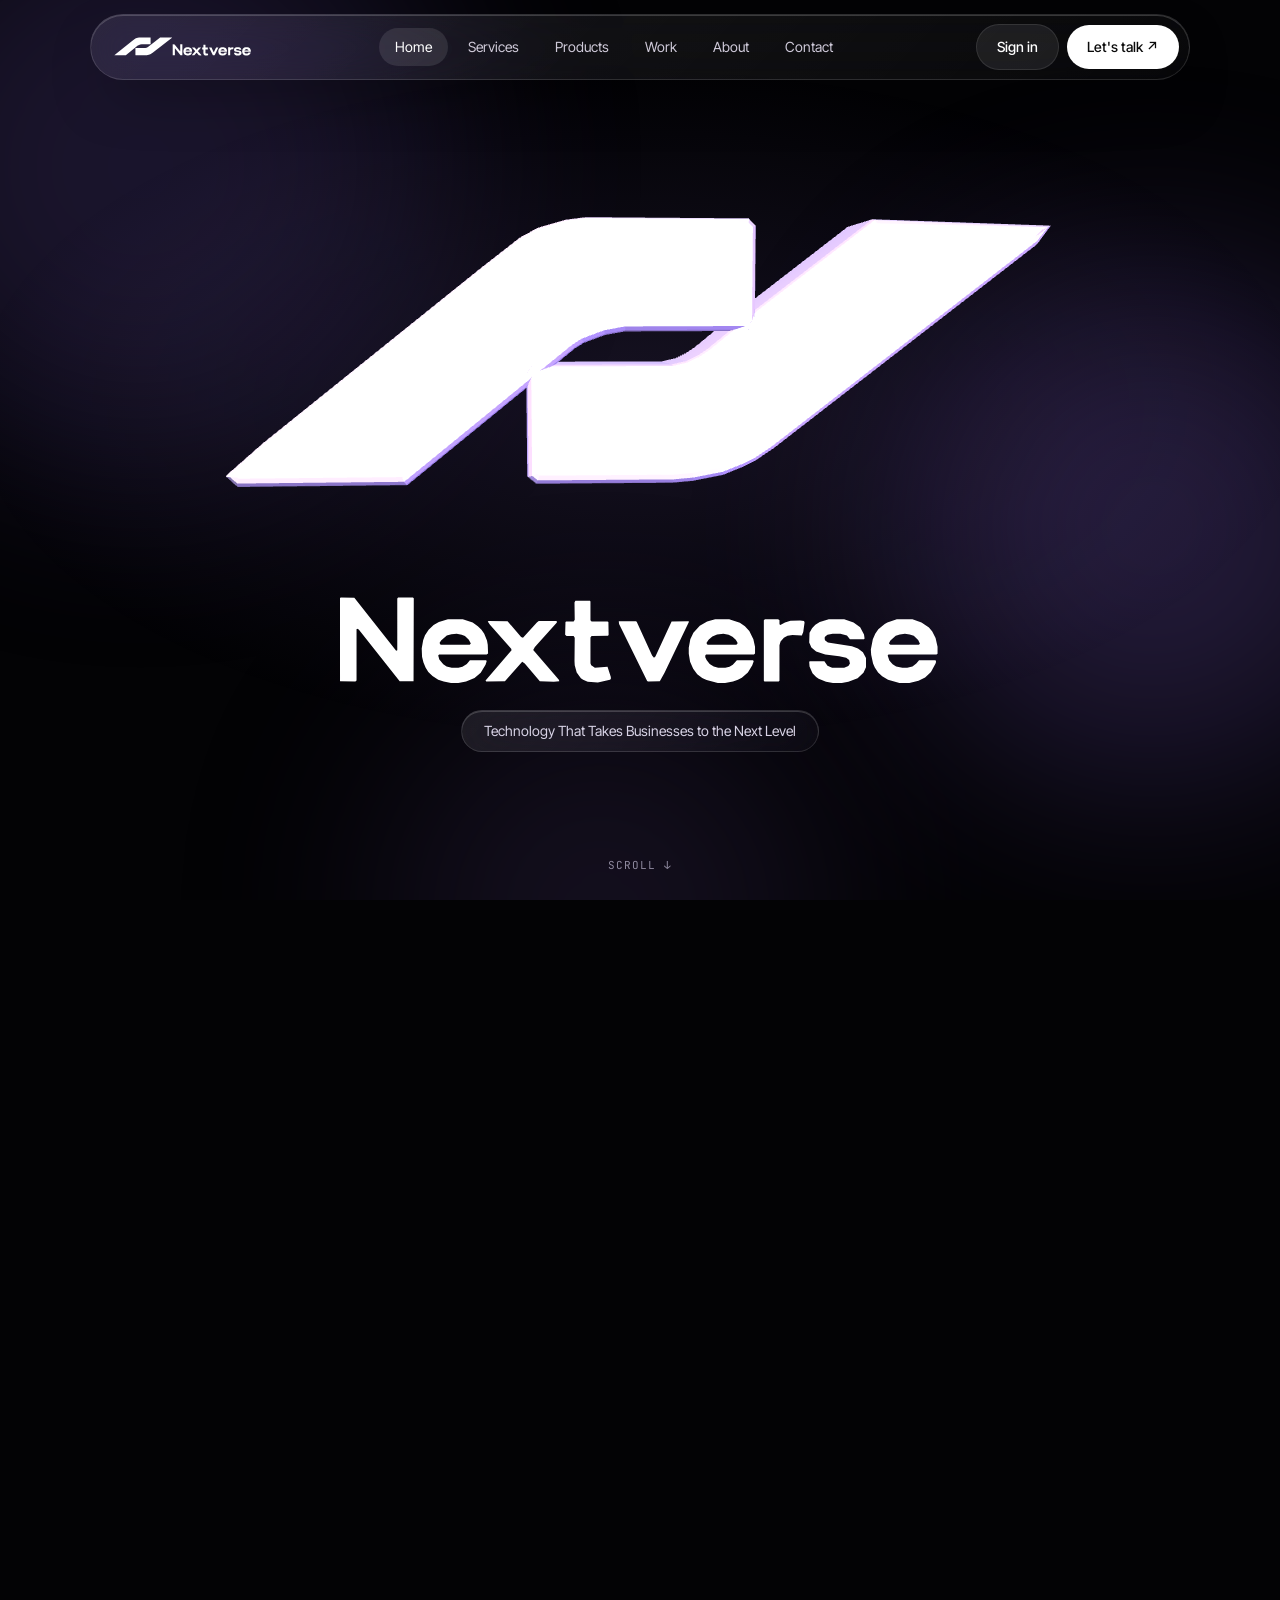
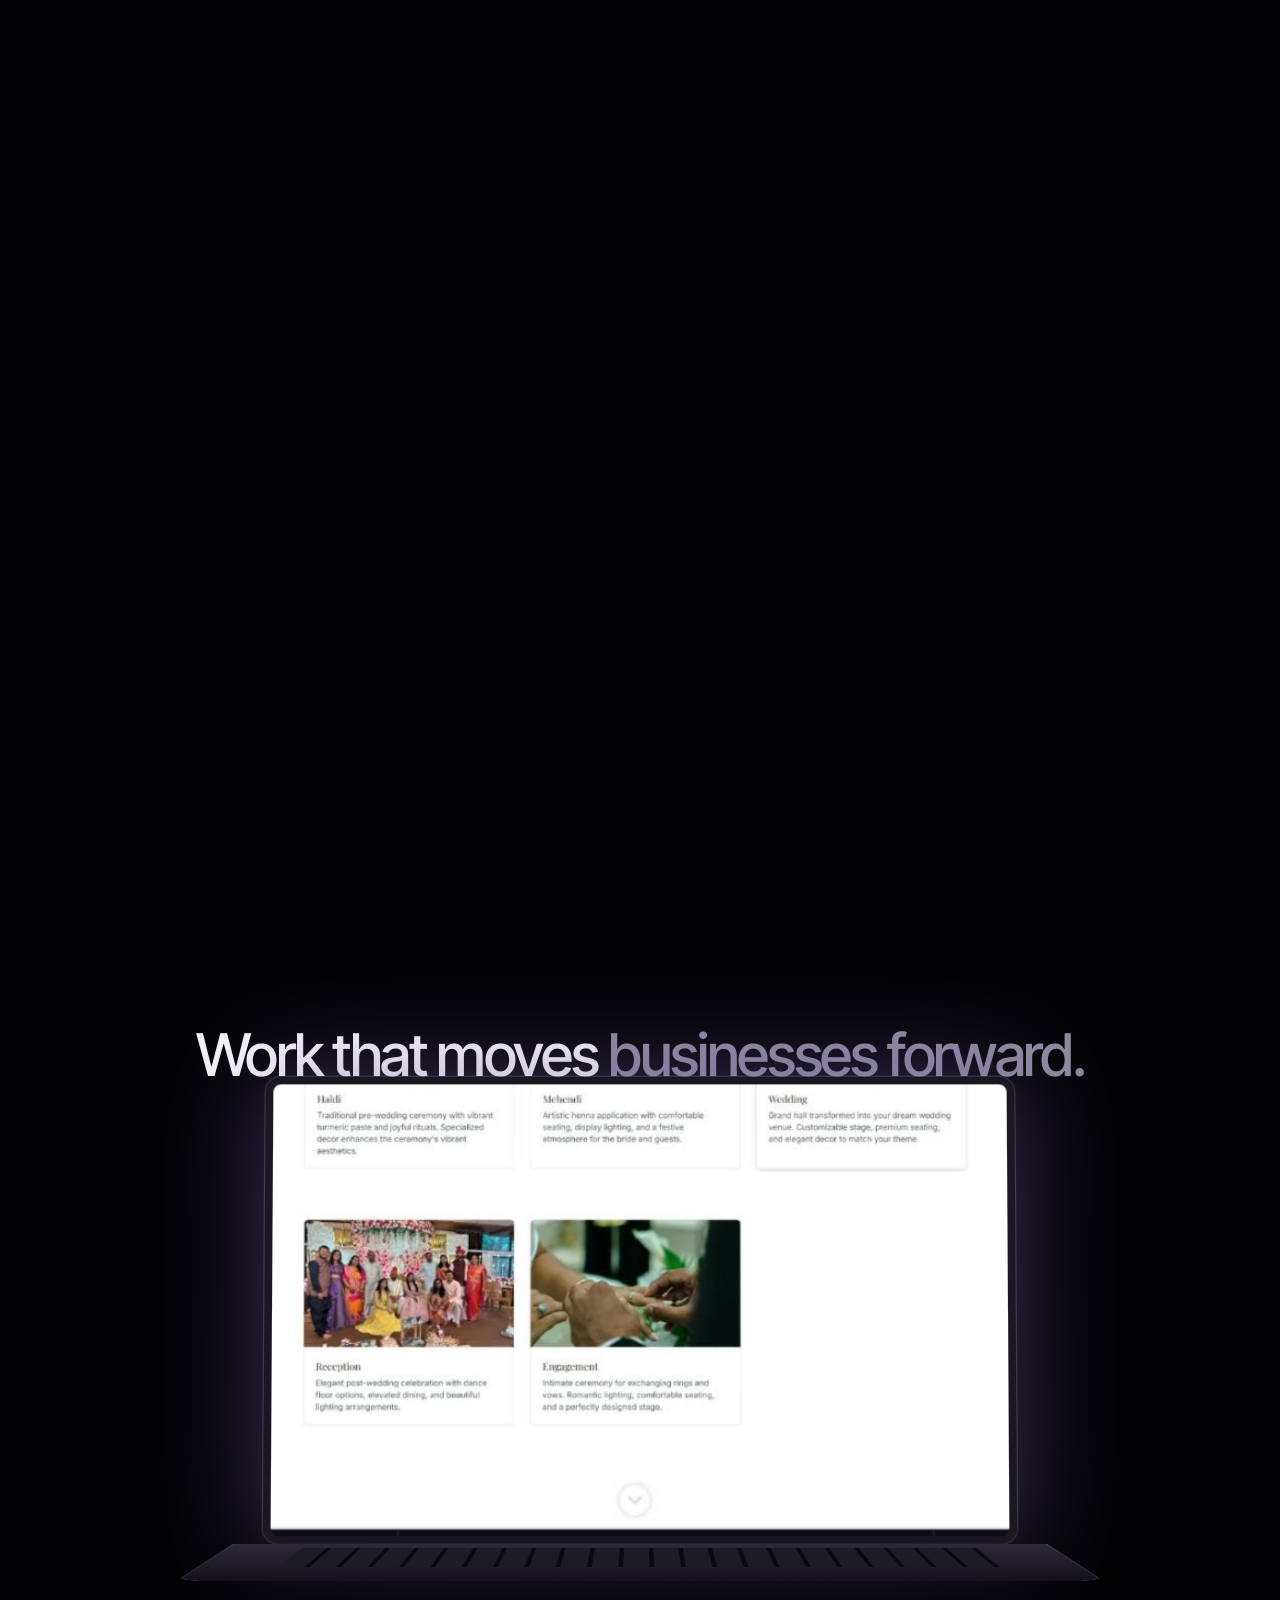
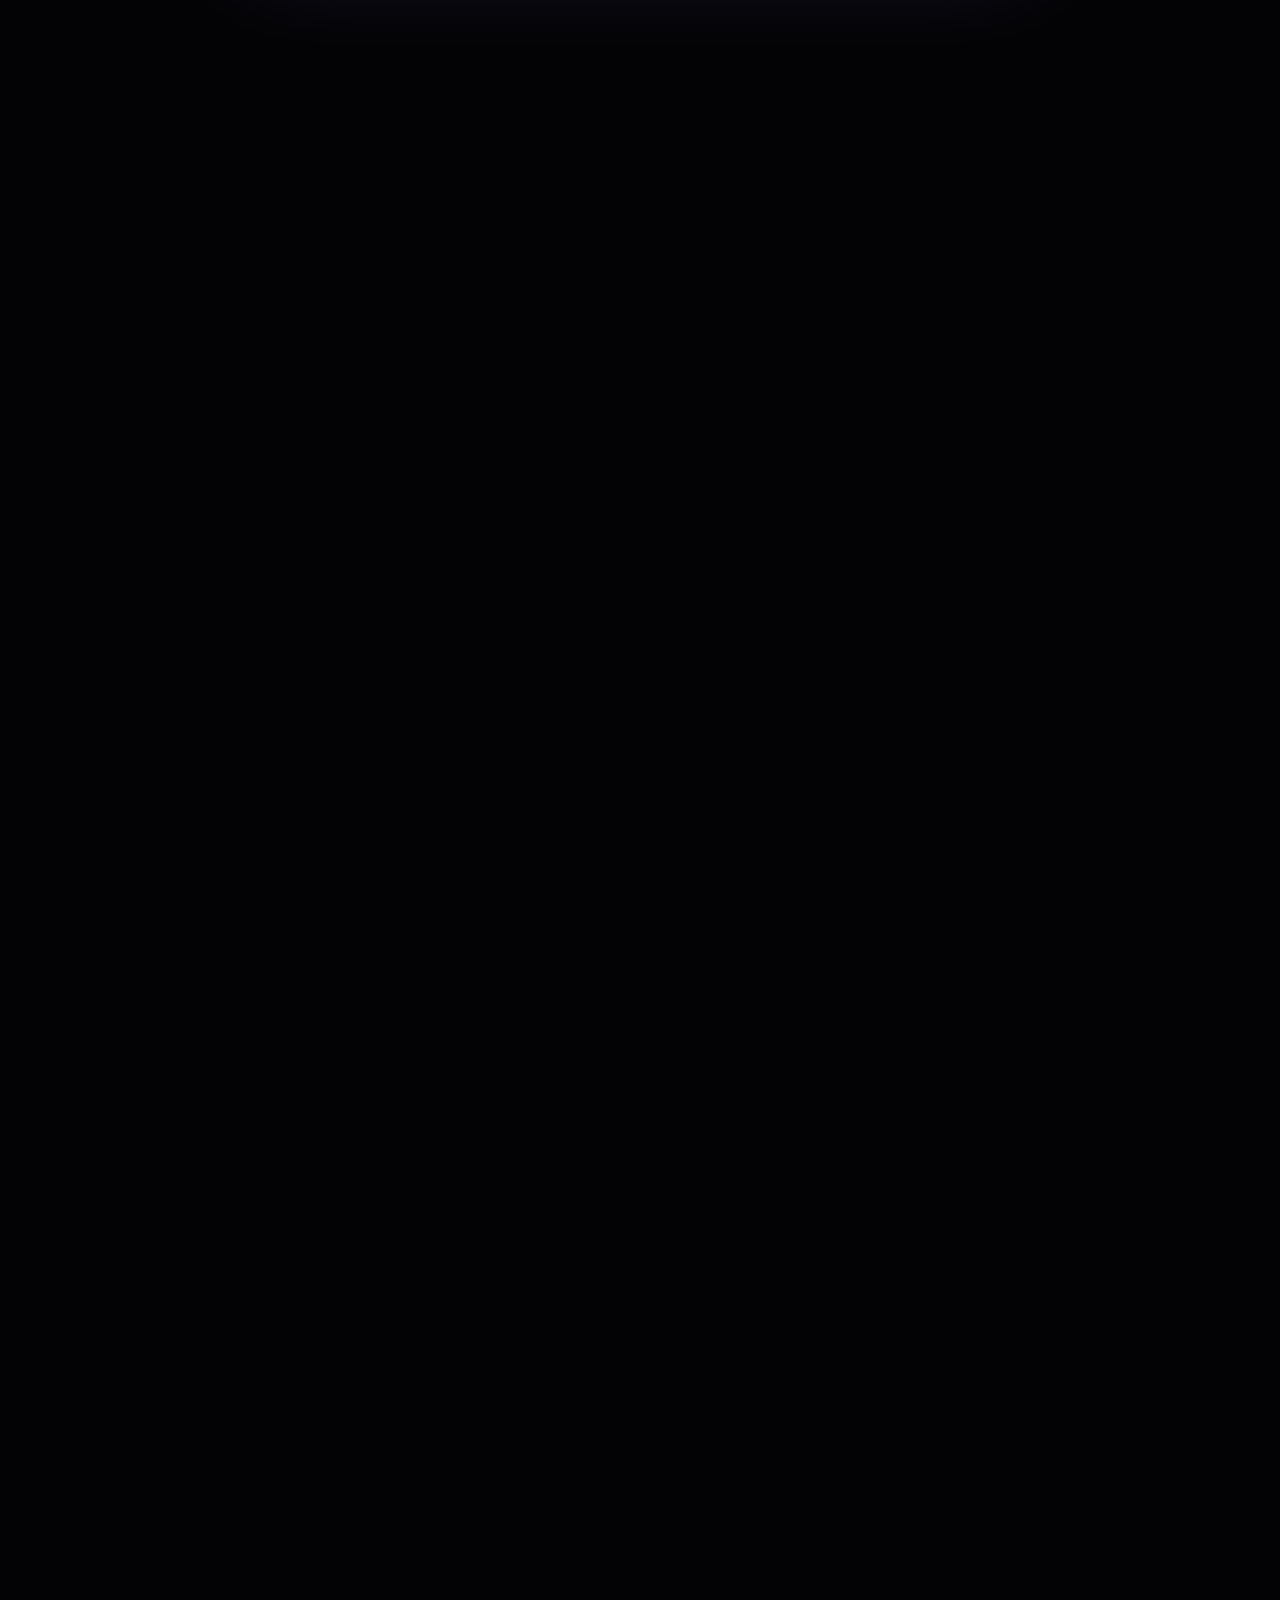
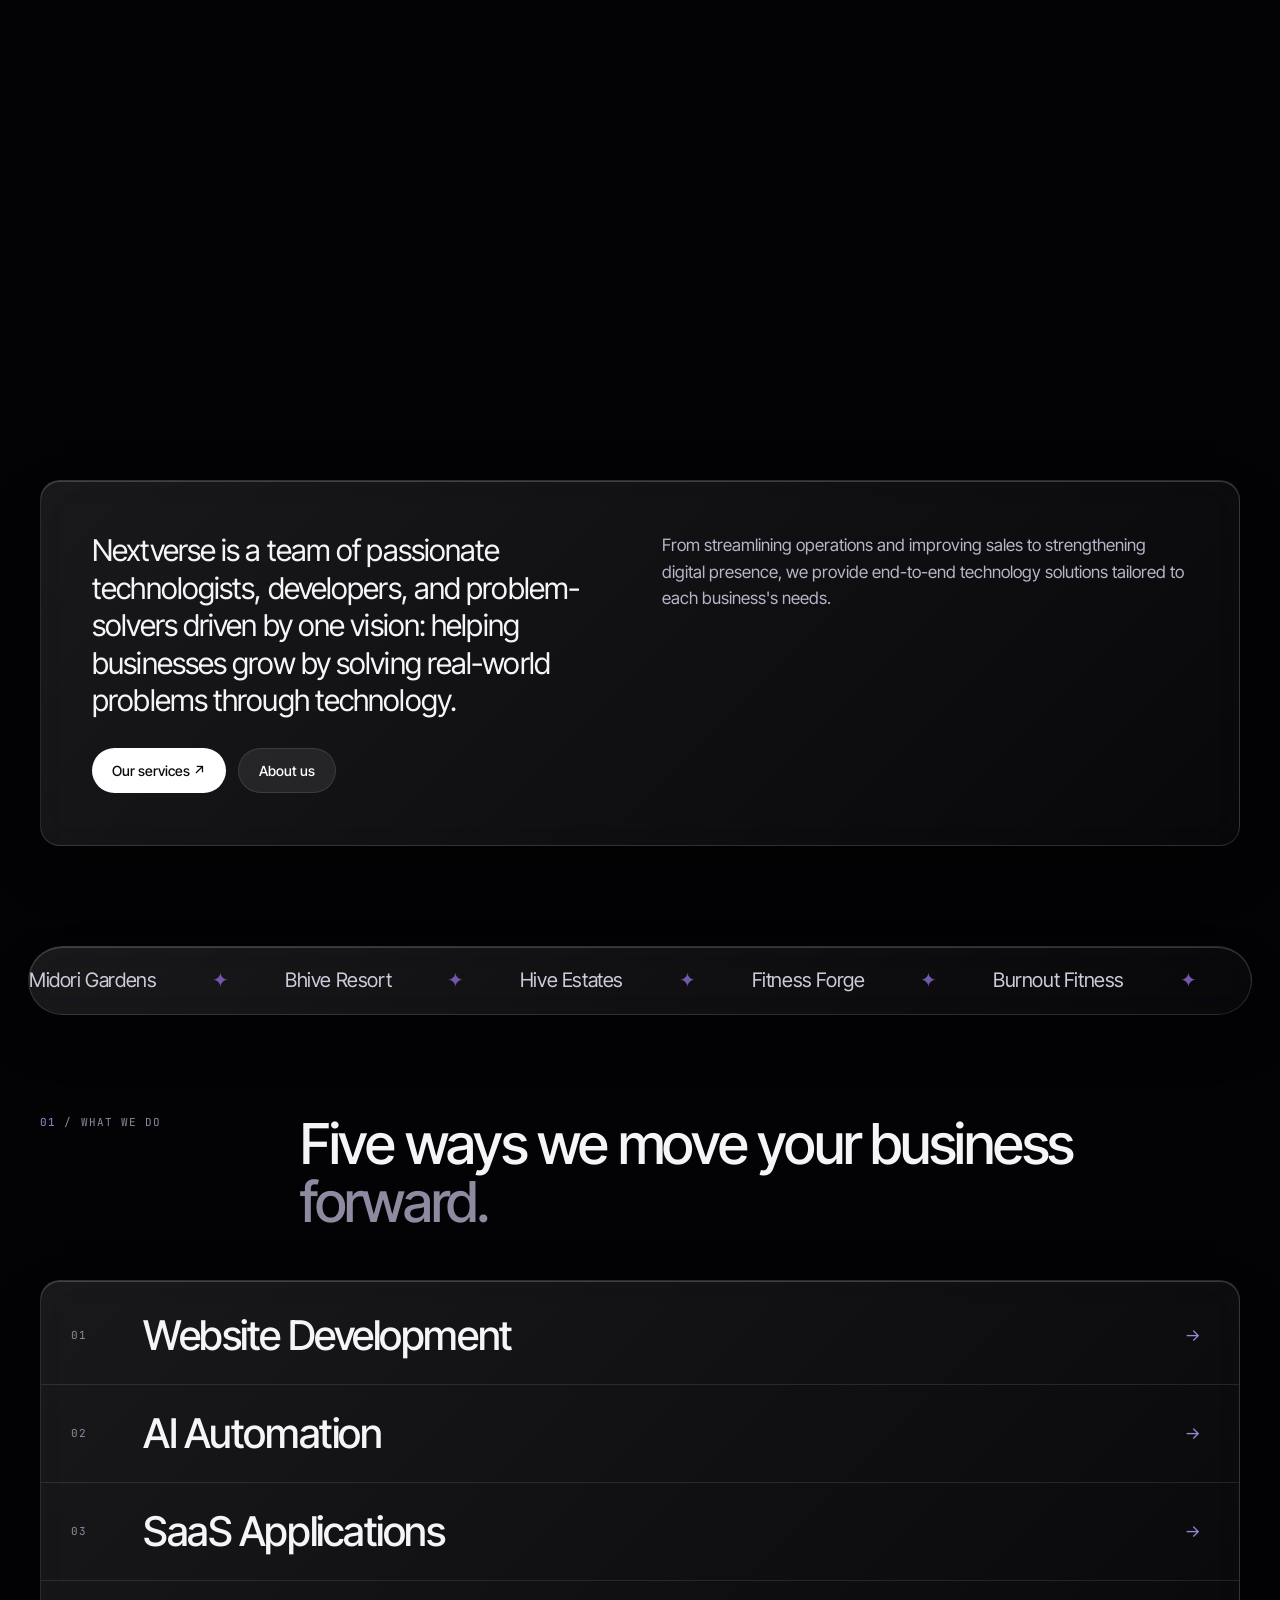
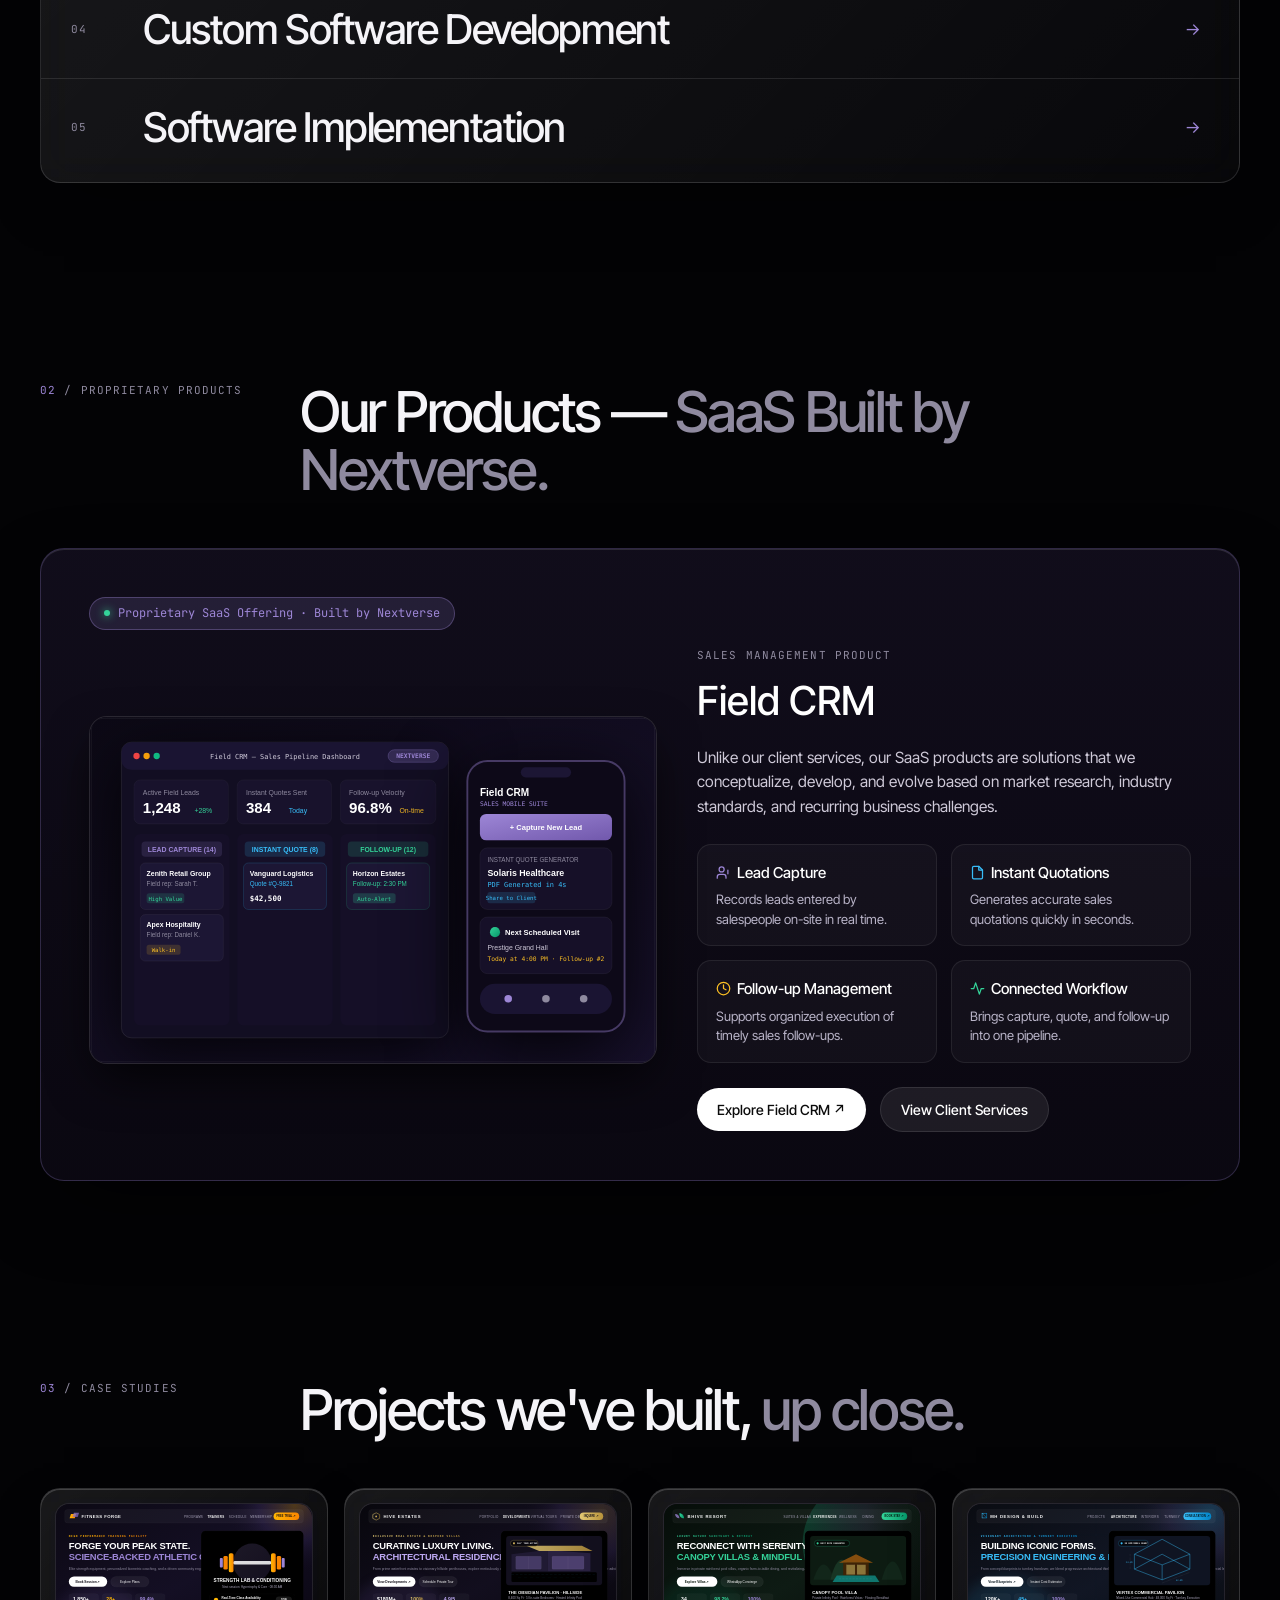
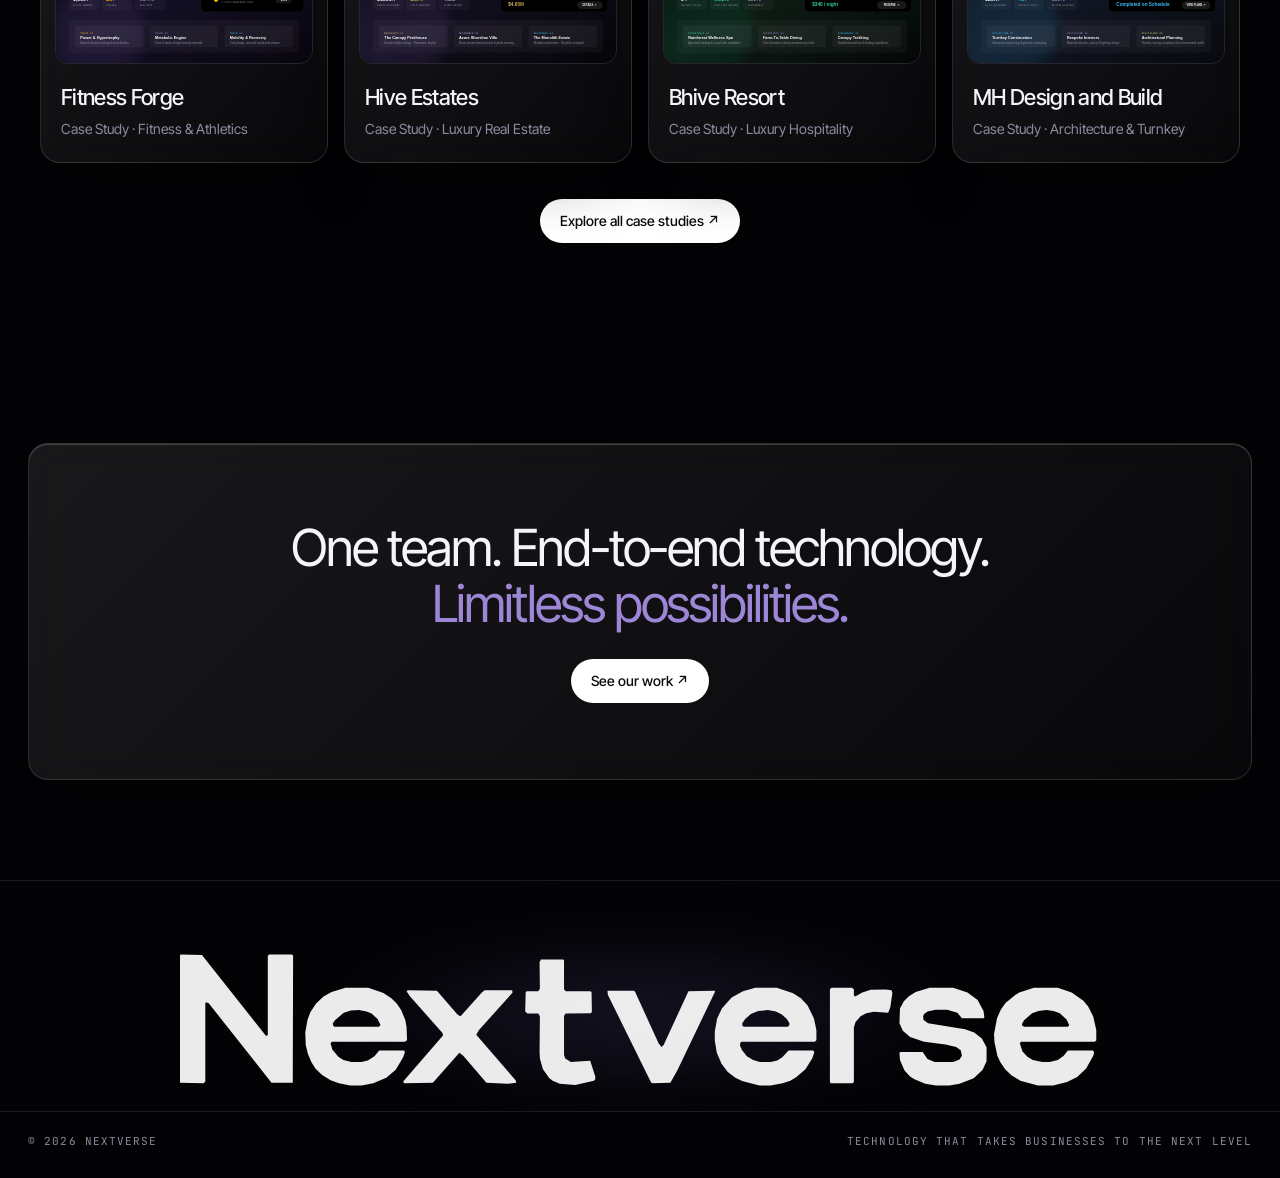
<file: index.html>
<!DOCTYPE html><html lang="en"><head><meta charset="utf-8"><meta name="viewport" content="width=device-width,initial-scale=1,viewport-fit=cover"><title>Nextverse — Technology That Takes Businesses to the Next Level</title><link rel="icon" href="data:,"><link href="https://fonts.googleapis.com/css2?family=Inter+Tight:wght@400;500;600&family=JetBrains+Mono&display=swap" rel="stylesheet"><link rel="stylesheet" href="style.css"><script defer src="three.min.js" onerror="var s=document.createElement('script');s.src='https://cdn.jsdelivr.net/npm/three@0.128.0/build/three.min.js';document.head.appendChild(s)"></script><script defer src="main.js"></script></head><body>
<svg width="0" height="0" style="position:absolute"><defs><path id="lg" d="M668.2 84.8 668.5 87.2 694.0 139.0 694.8 139.5 705.5 139.2 709.8 131.5 732.0 85.2 731.5 84.8 716.2 85.0 701.5 116.8 700.2 118.0 698.5 115.8 684.5 85.2 683.8 84.8ZM549.2 85.0 551.2 88.0 570.5 109.8 570.8 111.2 547.2 138.5 547.8 139.5 564.8 139.2 580.5 121.5 582.8 123.2 596.5 139.2 609.2 139.8 614.2 139.2 613.8 137.8 590.5 110.8 592.0 108.2 612.0 85.8 611.8 84.5 595.5 84.5 593.8 85.8 581.2 99.8 579.5 99.0 567.2 84.8 550.0 84.5ZM836.5 84.5 833.0 84.0 824.2 84.2 819.2 85.8 815.0 88.2 814.2 87.5 814.2 83.8 813.0 83.0 801.0 83.0 800.0 83.8 800.0 138.8 800.5 139.5 813.5 139.5 814.2 138.8 814.2 106.5 815.2 103.2 818.2 99.8 821.5 98.0 826.0 97.2 834.5 97.8 835.8 94.5 837.0 86.0ZM920.8 83.0 912.2 85.8 909.8 87.2 904.0 92.0 901.2 96.0 899.0 101.0 897.2 110.5 897.5 115.2 899.2 123.2 900.8 126.8 903.8 131.2 907.5 134.8 912.8 138.0 923.2 140.8 932.2 140.8 940.5 138.8 946.5 135.8 951.8 130.8 956.0 123.2 956.5 121.5 956.0 120.2 941.0 120.2 938.5 123.2 935.0 125.8 930.2 127.0 925.8 127.0 920.2 125.8 917.0 123.8 914.0 120.5 912.5 115.8 913.2 115.0 956.8 115.0 957.8 114.2 957.8 108.0 956.0 100.0 953.0 94.0 950.0 90.5 943.2 85.8 935.0 83.0ZM913.8 104.5 915.0 102.2 919.8 98.0 923.5 96.8 928.2 96.2 932.5 96.8 936.2 98.0 940.2 101.8 941.8 105.2 940.8 106.0 915.0 106.0 913.8 105.2ZM850.8 85.5 846.8 88.0 843.8 91.0 841.5 95.2 841.2 104.0 843.2 108.5 847.5 112.2 855.8 115.0 868.5 116.5 874.8 118.0 877.5 120.0 878.2 123.2 876.8 125.5 873.0 127.0 862.0 127.0 857.8 125.2 855.0 121.0 841.8 121.0 841.2 121.5 841.5 125.8 844.2 132.0 847.5 135.5 849.8 137.0 856.5 139.8 862.8 140.8 870.8 140.8 876.8 139.8 885.2 136.5 890.5 131.5 892.8 126.5 892.8 118.2 890.0 113.0 885.5 109.5 880.0 107.5 858.2 104.0 855.5 102.0 855.2 99.8 855.8 98.5 857.8 97.0 862.5 96.0 869.5 96.0 875.5 97.8 878.2 101.0 891.0 101.0 891.5 100.5 891.0 96.8 887.5 90.2 881.5 85.8 873.0 83.0 859.0 83.0ZM755.8 83.0 748.5 85.0 741.8 88.8 736.0 95.2 733.2 101.2 731.8 108.8 731.8 114.2 733.0 121.5 735.8 128.0 739.5 132.8 744.0 136.2 748.0 138.2 758.2 140.8 764.8 140.8 772.0 139.5 776.5 138.0 780.0 136.0 785.5 131.2 789.5 124.8 790.8 121.2 790.2 120.2 775.5 120.2 771.8 124.2 768.8 126.0 765.0 127.0 758.5 127.0 754.5 125.8 750.8 123.5 748.0 120.0 746.8 117.5 746.8 115.8 747.5 115.0 791.0 115.0 792.0 114.0 792.0 108.0 790.5 101.0 786.8 93.5 782.8 89.2 778.2 86.2 768.5 83.0ZM748.0 104.2 749.8 101.5 753.2 98.5 757.5 96.8 763.2 96.2 768.0 97.0 771.5 98.8 774.5 101.5 776.0 104.0 776.0 105.2 775.0 106.0 749.0 106.0 748.2 105.5ZM513.0 83.0 504.8 85.5 500.0 88.2 495.5 92.5 492.2 97.5 490.5 102.0 489.2 109.5 489.5 117.0 490.8 122.2 492.8 127.0 495.2 130.8 499.0 134.5 504.2 137.8 509.2 139.5 515.8 140.8 522.5 140.8 529.5 139.5 537.2 136.2 542.8 131.5 547.2 124.2 548.2 121.2 547.8 120.2 533.0 120.2 530.2 123.5 526.2 126.0 522.5 127.0 516.5 127.0 511.8 125.8 508.8 123.8 505.2 119.5 504.2 115.8 505.0 115.0 548.2 115.0 549.5 114.0 549.2 106.2 548.5 102.2 546.0 96.2 543.5 92.5 540.2 89.2 535.5 86.0 526.5 83.0ZM505.5 104.2 506.8 102.2 512.0 97.8 516.2 96.5 521.0 96.2 525.5 97.0 528.5 98.2 532.0 101.5 533.8 105.0 532.8 106.0 506.5 106.0 505.8 105.5ZM628.8 66.2 628.0 67.8 628.2 83.5 627.2 85.0 620.5 85.0 619.8 85.5 619.5 97.0 620.8 98.2 627.2 98.2 628.2 99.8 628.0 120.8 628.2 124.8 630.0 131.2 633.8 136.5 635.8 138.0 640.0 139.8 649.2 140.5 660.2 138.0 661.0 137.2 661.0 135.5 658.0 126.2 646.5 127.0 643.2 124.8 642.5 122.8 642.5 99.5 643.5 98.2 658.5 98.0 659.0 97.0 658.8 85.5 658.0 85.0 643.5 85.0 642.5 83.8 642.5 66.8 642.0 66.2ZM415.5 63.2 414.8 64.0 415.0 139.2 429.0 139.5 430.0 138.5 430.0 92.0 430.5 91.5 432.0 92.2 469.2 139.2 481.8 139.2 482.0 63.8 481.2 63.2 467.8 63.2 467.0 64.0 467.0 111.0 466.0 111.5 428.0 63.5ZM411.8 16.0 327.5 15.8 269.8 60.0 245.2 80.0 240.0 83.5 233.2 86.8 224.5 88.8 156.5 88.8 155.8 89.8 155.8 137.8 157.0 138.8 224.2 139.0 234.2 138.2 248.8 135.5 259.0 131.5 264.5 128.8 273.2 123.0 407.8 19.8ZM261.2 16.5 260.5 15.8 181.2 15.8 172.0 17.0 159.0 20.8 151.0 25.2 132.5 39.5 24.0 126.0 9.5 138.2 10.2 138.8 89.2 138.8 172.0 71.8 177.2 68.5 188.8 64.2 199.8 62.2 260.5 62.0 261.2 61.2Z"/></defs></svg><div class="orbs"><i></i><i></i><i></i></div>

<nav class="glass"><a href="index.html" aria-label="Nextverse"><svg class="lg " viewBox="0 12 965 132" role="img" aria-label="Nextverse"><use href="#lg"/></svg></a><ul><li><a href="index.html" class=on>Home</a></li><li><a href="services.html">Services</a></li><li><a href="products.html">Products</a></li><li><a href="work.html">Work</a></li><li><a href="about.html">About</a></li><li><a href="contact.html">Contact</a></li></ul><div class="nav-acts"><a href="login.html" class="btn gl login-btn">Sign in</a><a class="btn" href="contact.html">Let's talk ↗</a></div></nav>

<header class="hero">
  <div class="pin">
    <canvas id="gl"></canvas>
    <div class="flat">
      <svg class="lg mark-only" viewBox="0 12 420 132" role="img" aria-label="Nextverse icon"><use href="#lg"/></svg>
    </div>
    <div class="hv">
      <svg class="lg wm" viewBox="415 60 545 84" role="img" aria-label="Nextverse"><use href="#lg"/></svg>
      <span class="tg glass">Technology That Takes Businesses to the Next Level</span>
    </div>
    <h1 class="hl">Technology That Takes <b class="g">Businesses to the Next Level</b></h1>
    <div class="cue lbl">Scroll ↓</div>
  </div>
</header>

<section class="show"><div class="pin" style="padding-top:104px"><h2 class="sh">Work that moves <span class="g">businesses forward.</span></h2><div class="stage"><div class="lap"><div class="base"></div><div class="lid"><div class="scr"><div class="strip"><img src="burnout-1.jpg" alt="Burnout Fitness"><img src="pai-1.jpg" alt="Pai Convention"><img src="pai-2.jpg" alt="Ceremonies"></div></div><div class="bk"><svg class="lg " viewBox="0 12 965 132" role="img" aria-label="Nextverse"><use href="#lg"/></svg></div></div></div></div></div></section>

<section class="wrap sec" style="padding-top:60px"><div class="glass panel rv"><div class="two"><p style="font-size:clamp(20px,2.4vw,30px);line-height:1.25;letter-spacing:-.03em;color:#f5f4f8">Nextverse is a team of passionate technologists, developers, and problem-solvers driven by one vision: helping businesses grow by solving real-world problems through technology.</p><p>From streamlining operations and improving sales to strengthening digital presence, we provide end-to-end technology solutions tailored to each business's needs.</p></div><div class="acts"><a class="btn" href="services.html">Our services ↗</a><a class="btn gl" href="about.html">About us</a></div></div></section>

<div class="glass mq rv"><div><span>Midori Gardens</span><span>Bhive Resort</span><span>Hive Estates</span><span>Fitness Forge</span><span>Burnout Fitness</span><span>Om Sai Enterprises</span><span>Fit for Tooth</span><span>MH Design and Build</span><span>Skin and Hair Solutions</span><span>Pai Convention</span><span>Midori Gardens</span><span>Bhive Resort</span><span>Hive Estates</span><span>Fitness Forge</span><span>Burnout Fitness</span><span>Om Sai Enterprises</span><span>Fit for Tooth</span><span>MH Design and Build</span><span>Skin and Hair Solutions</span><span>Pai Convention</span></div></div>

<section class="wrap sec"><div class="row"><div class="lbl"><b>01</b> / What we do</div><h2>Five ways we move your business <span class="g">forward.</span></h2></div><div class="glass sv rv"><a href="services.html#svc-web"><span class="lbl">01</span><h3>Website Development</h3><em>→</em></a><a href="services.html#svc-ai"><span class="lbl">02</span><h3>AI Automation</h3><em>→</em></a><a href="services.html#svc-saas"><span class="lbl">03</span><h3>SaaS Applications</h3><em>→</em></a><a href="services.html#svc-custom"><span class="lbl">04</span><h3>Custom Software Development</h3><em>→</em></a><a href="services.html#svc-impl"><span class="lbl">05</span><h3>Software Implementation</h3><em>→</em></a></div></section>

<!-- PRODUCTS SECTION: Completely Different Design from Services -->
<section class="wrap sec" id="products">
  <div class="row">
    <div class="lbl"><b>02</b> / Proprietary Products</div>
    <h2>Our Products — <span class="g">SaaS Built by Nextverse.</span></h2>
  </div>

  <div class="product-showcase-box rv">
    <div class="product-badge">
      <span class="dot"></span>
      <span>Proprietary SaaS Offering · Built by Nextverse</span>
    </div>

    <div class="product-showcase-grid">
      <div class="product-preview-wrap">
        <img src="field-crm.svg" alt="Field CRM Sales Management Dashboard" class="fit-cover" style="width:100%;height:auto;display:block">
      </div>

      <div>
        <div class="lbl">Sales Management Product</div>
        <h3 style="font-size:clamp(26px,3.4vw,40px);font-weight:500;color:#fff;margin:8px 0 14px">Field CRM</h3>
        <p style="color:#cfcad9;font-size:15.5px;line-height:1.6;margin-bottom:18px">Unlike our client services, our SaaS products are solutions that we conceptualize, develop, and evolve based on market research, industry standards, and recurring business challenges.</p>

        <div class="product-caps-grid">
          <div class="product-cap-card">
            <h4>
              <svg viewBox="0 0 24 24" width="15" height="15" fill="none" stroke="currentColor" stroke-width="2" stroke-linecap="round" stroke-linejoin="round" style="color:var(--v2)"><path d="M16 21v-2a4 4 0 0 0-4-4H6a4 4 0 0 0-4 4v2"/><circle cx="9" cy="7" r="4"/><line x1="19" y1="8" x2="19" y2="14"/></svg>
              Lead Capture
            </h4>
            <p>Records leads entered by salespeople on-site in real time.</p>
          </div>

          <div class="product-cap-card">
            <h4>
              <svg viewBox="0 0 24 24" width="15" height="15" fill="none" stroke="currentColor" stroke-width="2" stroke-linecap="round" stroke-linejoin="round" style="color:#38bdf8"><path d="M14 2H6a2 2 0 0 0-2 2v16a2 2 0 0 0 2 2h12a2 2 0 0 0 2-2V8z"/><polyline points="14 2 14 8 20 8"/></svg>
              Instant Quotations
            </h4>
            <p>Generates accurate sales quotations quickly in seconds.</p>
          </div>

          <div class="product-cap-card">
            <h4>
              <svg viewBox="0 0 24 24" width="15" height="15" fill="none" stroke="currentColor" stroke-width="2" stroke-linecap="round" stroke-linejoin="round" style="color:#fbbf24"><circle cx="12" cy="12" r="10"/><polyline points="12 6 12 12 16 14"/></svg>
              Follow-up Management
            </h4>
            <p>Supports organized execution of timely sales follow-ups.</p>
          </div>

          <div class="product-cap-card">
            <h4>
              <svg viewBox="0 0 24 24" width="15" height="15" fill="none" stroke="currentColor" stroke-width="2" stroke-linecap="round" stroke-linejoin="round" style="color:#34d399"><polyline points="22 12 18 12 15 21 9 3 6 12 2 12"/></svg>
              Connected Workflow
            </h4>
            <p>Brings capture, quote, and follow-up into one pipeline.</p>
          </div>
        </div>

        <div style="display:flex;gap:14px;align-items:center;flex-wrap:wrap;margin-top:20px">
          <a class="btn" href="products.html">Explore Field CRM ↗</a>
          <a class="btn gl" href="services.html">View Client Services</a>
        </div>
      </div>
    </div>
  </div>
</section>

<section class="wrap sec"><div class="row"><div class="lbl"><b>03</b> / Case Studies</div><h2>Projects we've built, <span class="g">up close.</span></h2></div><div class="grid3" style="grid-template-columns:repeat(auto-fit,minmax(260px,1fr))"><a class="glass tile tilt rv" href="case-study-fitness-forge.html"><div class="svc-media ratio-16-10 hover-zoom"><img src="fitness-forge.svg" alt="Fitness Forge"></div><h4>Fitness Forge</h4><p>Case Study · Fitness &amp; Athletics</p></a><a class="glass tile tilt rv" href="case-study-hive-estates.html"><div class="svc-media ratio-16-10 hover-zoom"><img src="hive-estates.svg" alt="Hive Estates"></div><h4>Hive Estates</h4><p>Case Study · Luxury Real Estate</p></a><a class="glass tile tilt rv" href="case-study-bhive-resort.html"><div class="svc-media ratio-16-10 hover-zoom"><img src="bhive-resort.svg" alt="Bhive Resort"></div><h4>Bhive Resort</h4><p>Case Study · Luxury Hospitality</p></a><a class="glass tile tilt rv" href="case-study-mh-design.html"><div class="svc-media ratio-16-10 hover-zoom"><img src="mh-design.svg" alt="MH Design and Build"></div><h4>MH Design and Build</h4><p>Case Study · Architecture &amp; Turnkey</p></a></div><div style="text-align:center;margin-top:36px"><a class="btn" href="work.html">Explore all case studies ↗</a></div></section>

<section class="sec"><div class="glass cta rv"><p>One team. End-to-end technology. <span>Limitless possibilities.</span></p><a class="btn" href="work.html">See our work ↗</a></div></section>

<footer class="ft"><div class="wrap"><div class="fbrand"><svg class="lg footer-static-wm" viewBox="415 60 545 84" role="img" aria-label="Nextverse"><use href="#lg"/></svg></div></div><div class="fbot"><span class="lbl">© 2026 Nextverse</span><span class="lbl">Technology that takes businesses to the next level</span></div></footer>

<nav class="mobile-dock" aria-label="Mobile navigation">
  <a href="index.html" class="dock-item on">
    <svg viewBox="0 0 24 24" fill="none" stroke="currentColor" stroke-width="2" stroke-linecap="round" stroke-linejoin="round"><path d="M3 10.5L12 3l9 7.5V20a1 1 0 0 1-1 1h-5v-6h-6v6H4a1 1 0 0 1-1-1z"/></svg>
    <span>Home</span>
  </a>
  <a href="services.html" class="dock-item">
    <svg viewBox="0 0 24 24" fill="none" stroke="currentColor" stroke-width="2" stroke-linecap="round" stroke-linejoin="round"><rect x="2" y="3" width="20" height="14" rx="2"/><line x1="8" y1="21" x2="16" y2="21"/><line x1="12" y1="17" x2="12" y2="21"/></svg>
    <span>Services</span>
  </a>
  <a href="work.html" class="dock-item">
    <svg viewBox="0 0 24 24" fill="none" stroke="currentColor" stroke-width="2" stroke-linecap="round" stroke-linejoin="round"><polygon points="12 2 2 7 12 12 22 7 12 2"/><polyline points="2 12 12 17 22 12"/><polyline points="2 17 12 22 22 17"/></svg>
    <span>Work</span>
  </a>
  <a href="about.html" class="dock-item">
    <svg viewBox="0 0 24 24" fill="none" stroke="currentColor" stroke-width="2" stroke-linecap="round" stroke-linejoin="round"><circle cx="12" cy="12" r="10"/><line x1="12" y1="16" x2="12" y2="12"/><line x1="12" y1="8" x2="12.01" y2="8"/></svg>
    <span>About</span>
  </a>
</nav>

</body></html>
</file>
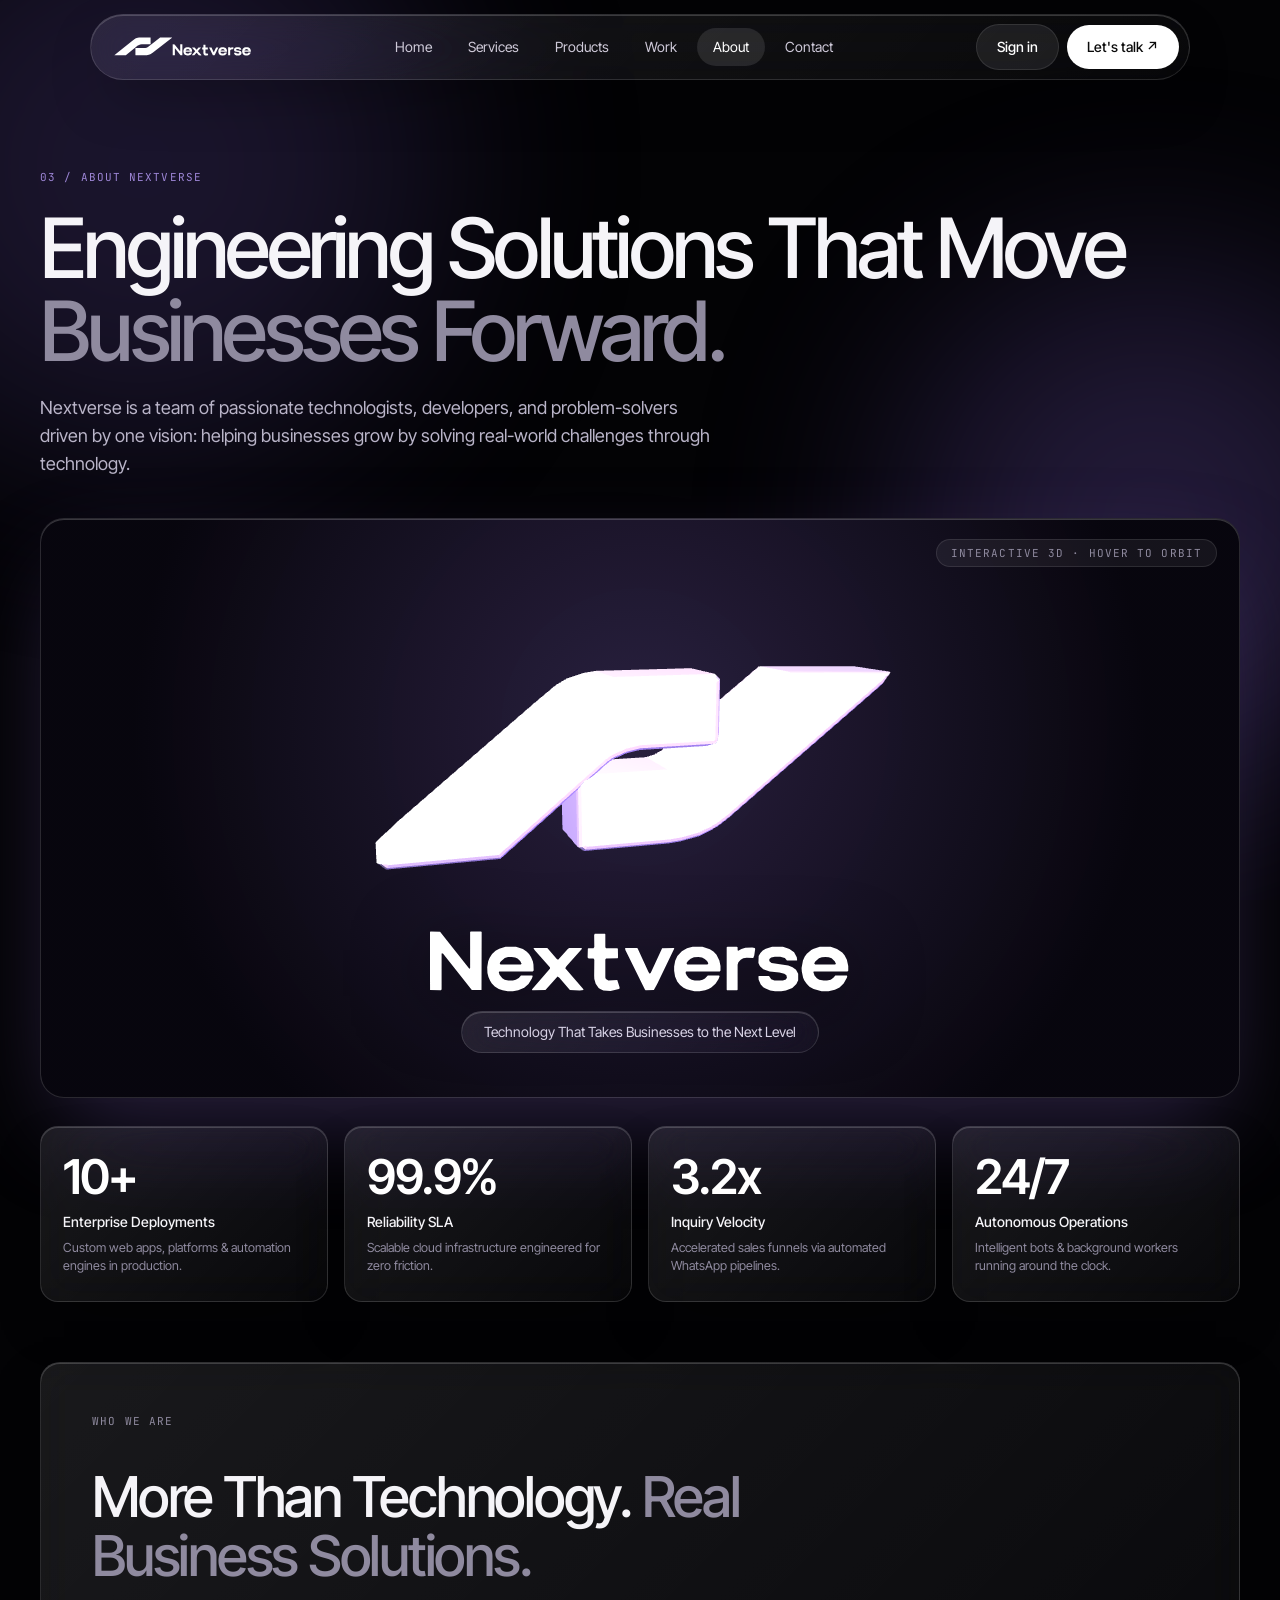
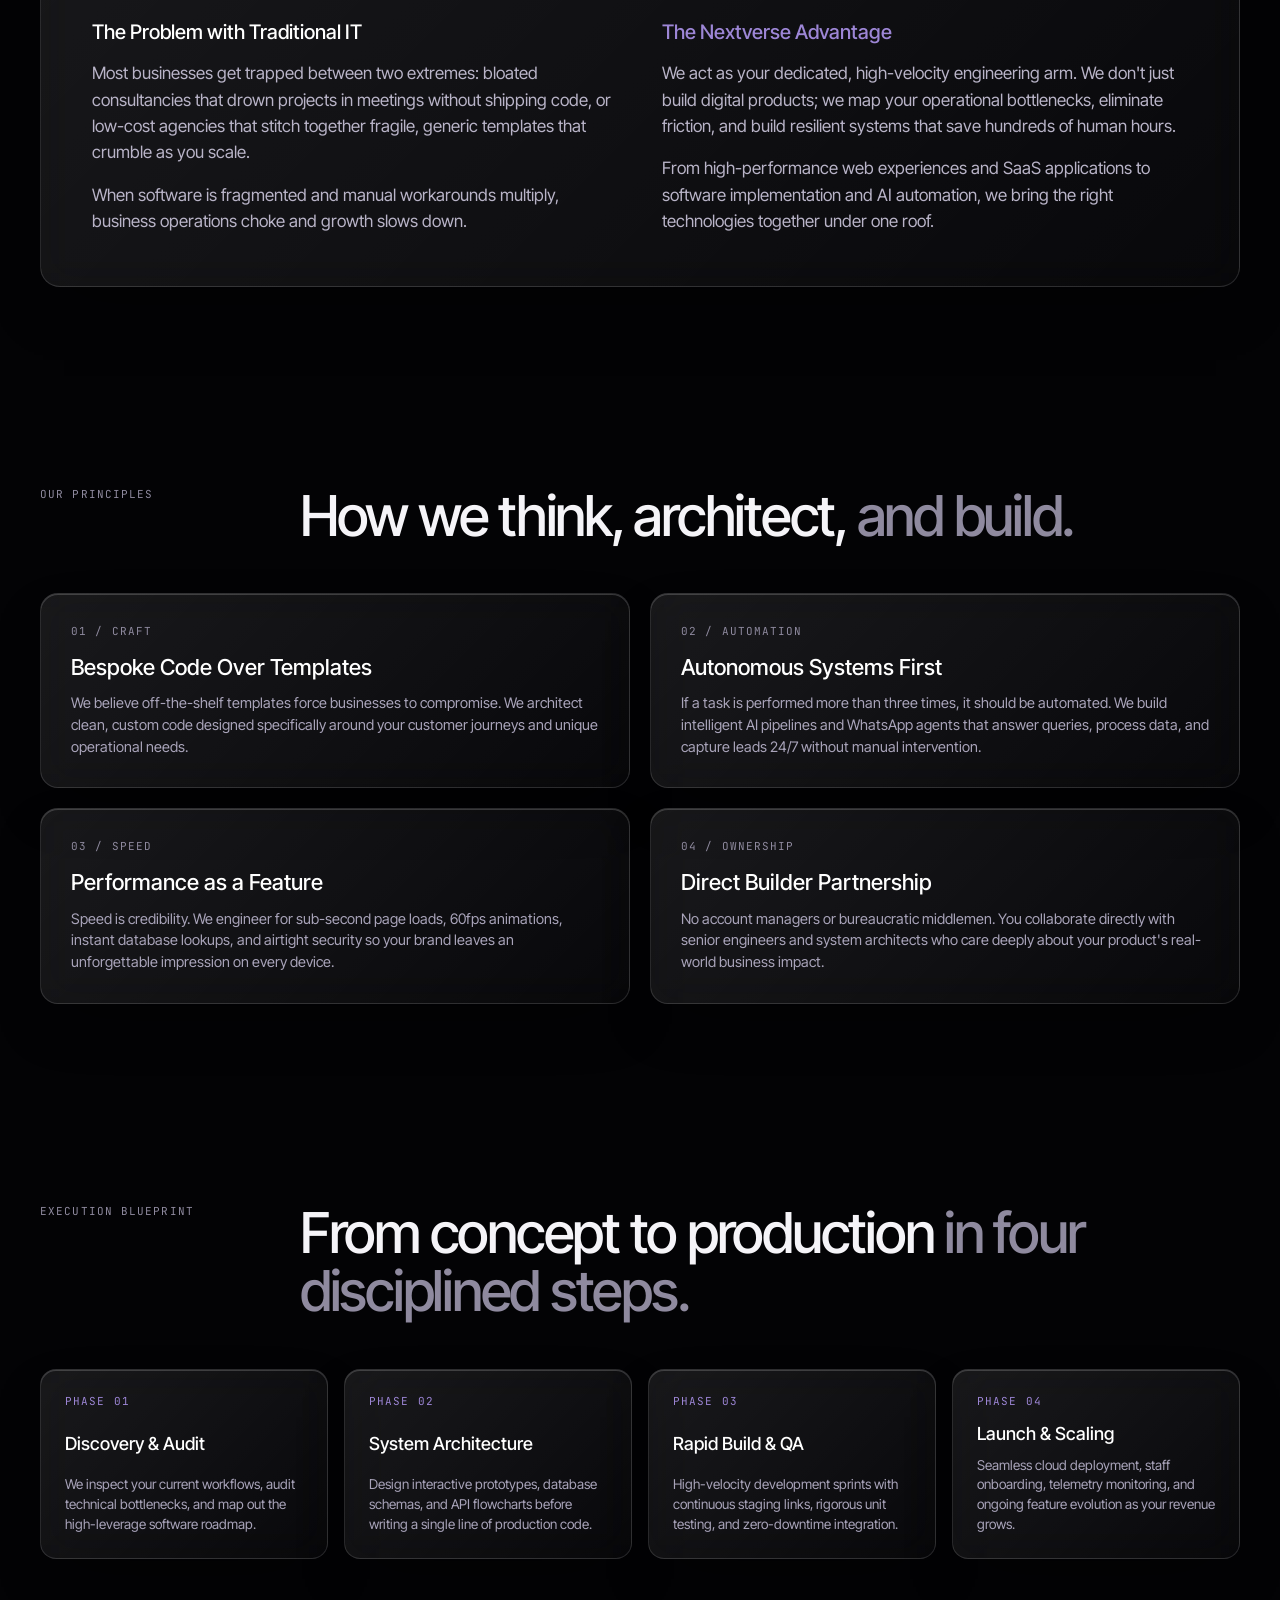
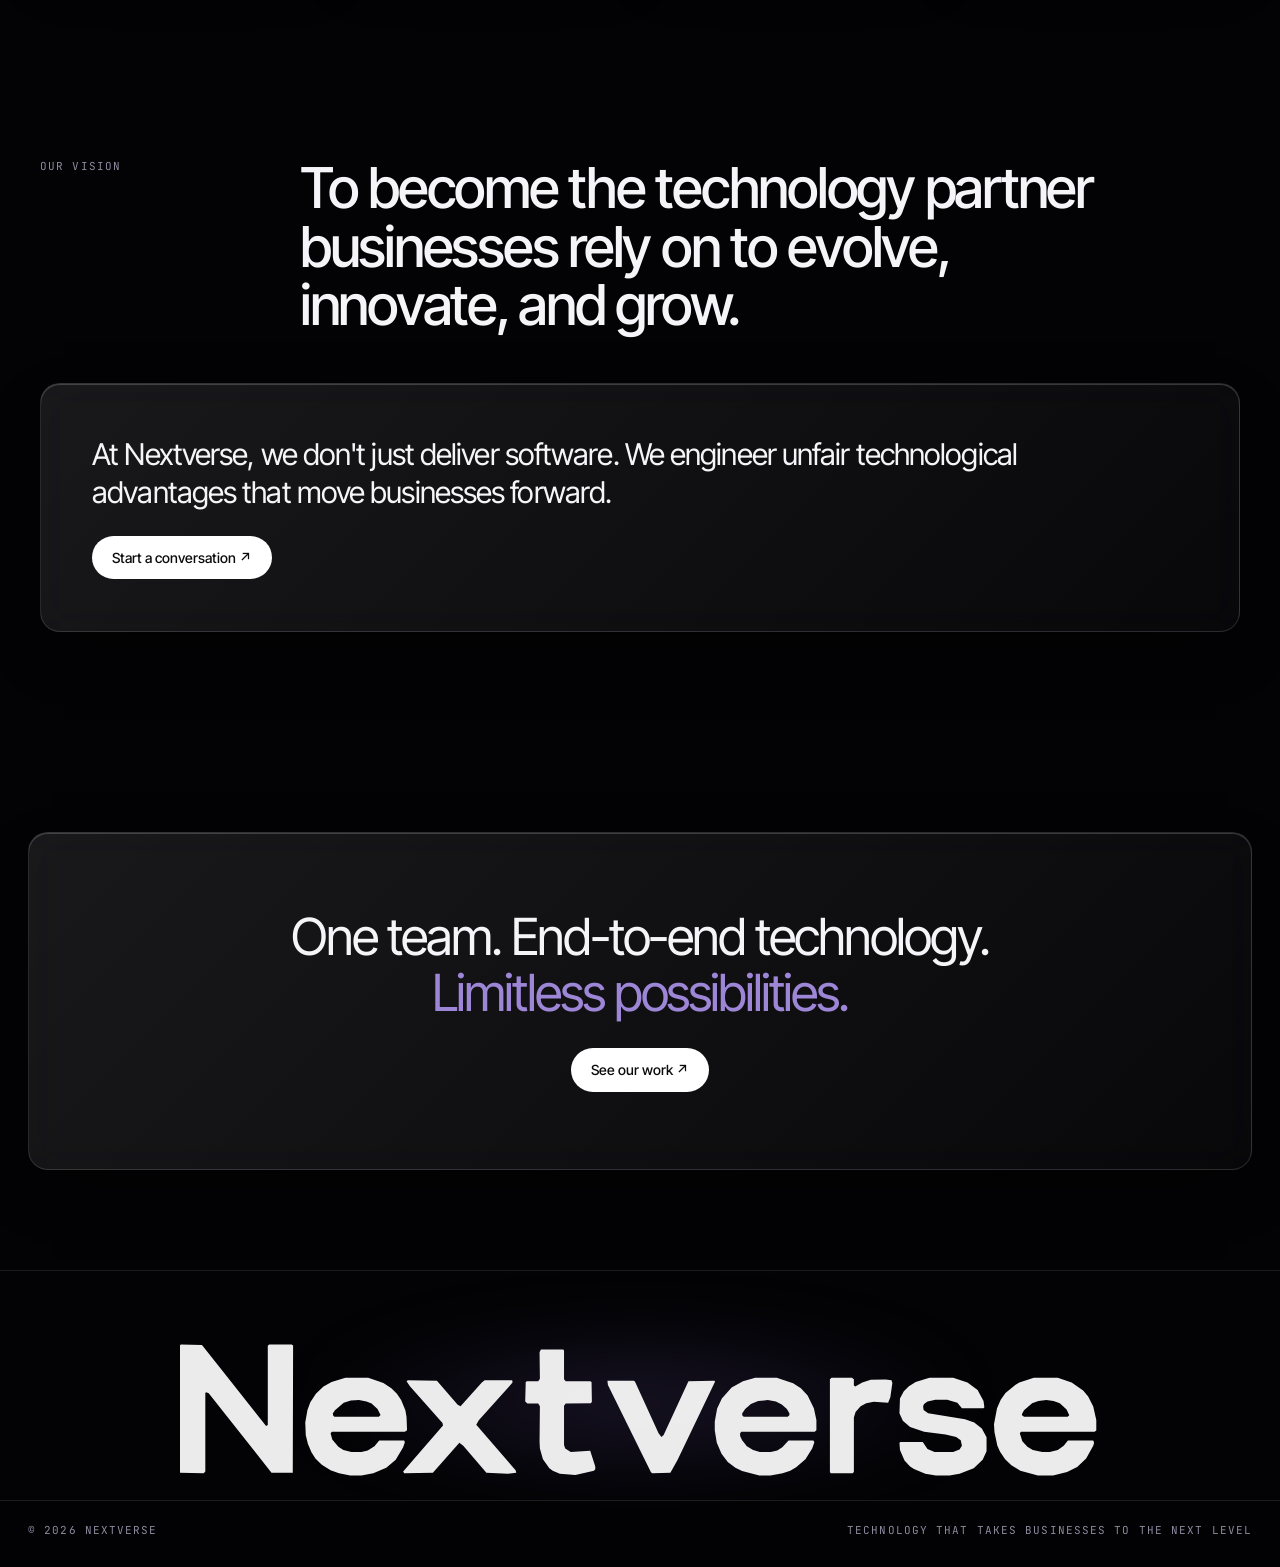
<file: about.html>
<!DOCTYPE html><html lang="en"><head><meta charset="utf-8"><meta name="viewport" content="width=device-width,initial-scale=1,viewport-fit=cover"><title>About — Nextverse</title><link rel="icon" href="data:,"><link href="https://fonts.googleapis.com/css2?family=Inter+Tight:wght@400;500;600&family=JetBrains+Mono&display=swap" rel="stylesheet"><link rel="stylesheet" href="style.css"><script defer src="three.min.js" onerror="var s=document.createElement('script');s.src='https://cdn.jsdelivr.net/npm/three@0.128.0/build/three.min.js';document.head.appendChild(s)"></script><script defer src="main.js"></script></head><body>
<svg width="0" height="0" style="position:absolute"><defs><path id="lg" d="M668.2 84.8 668.5 87.2 694.0 139.0 694.8 139.5 705.5 139.2 709.8 131.5 732.0 85.2 731.5 84.8 716.2 85.0 701.5 116.8 700.2 118.0 698.5 115.8 684.5 85.2 683.8 84.8ZM549.2 85.0 551.2 88.0 570.5 109.8 570.8 111.2 547.2 138.5 547.8 139.5 564.8 139.2 580.5 121.5 582.8 123.2 596.5 139.2 609.2 139.8 614.2 139.2 613.8 137.8 590.5 110.8 592.0 108.2 612.0 85.8 611.8 84.5 595.5 84.5 593.8 85.8 581.2 99.8 579.5 99.0 567.2 84.8 550.0 84.5ZM836.5 84.5 833.0 84.0 824.2 84.2 819.2 85.8 815.0 88.2 814.2 87.5 814.2 83.8 813.0 83.0 801.0 83.0 800.0 83.8 800.0 138.8 800.5 139.5 813.5 139.5 814.2 138.8 814.2 106.5 815.2 103.2 818.2 99.8 821.5 98.0 826.0 97.2 834.5 97.8 835.8 94.5 837.0 86.0ZM920.8 83.0 912.2 85.8 909.8 87.2 904.0 92.0 901.2 96.0 899.0 101.0 897.2 110.5 897.5 115.2 899.2 123.2 900.8 126.8 903.8 131.2 907.5 134.8 912.8 138.0 923.2 140.8 932.2 140.8 940.5 138.8 946.5 135.8 951.8 130.8 956.0 123.2 956.5 121.5 956.0 120.2 941.0 120.2 938.5 123.2 935.0 125.8 930.2 127.0 925.8 127.0 920.2 125.8 917.0 123.8 914.0 120.5 912.5 115.8 913.2 115.0 956.8 115.0 957.8 114.2 957.8 108.0 956.0 100.0 953.0 94.0 950.0 90.5 943.2 85.8 935.0 83.0ZM913.8 104.5 915.0 102.2 919.8 98.0 923.5 96.8 928.2 96.2 932.5 96.8 936.2 98.0 940.2 101.8 941.8 105.2 940.8 106.0 915.0 106.0 913.8 105.2ZM850.8 85.5 846.8 88.0 843.8 91.0 841.5 95.2 841.2 104.0 843.2 108.5 847.5 112.2 855.8 115.0 868.5 116.5 874.8 118.0 877.5 120.0 878.2 123.2 876.8 125.5 873.0 127.0 862.0 127.0 857.8 125.2 855.0 121.0 841.8 121.0 841.2 121.5 841.5 125.8 844.2 132.0 847.5 135.5 849.8 137.0 856.5 139.8 862.8 140.8 870.8 140.8 876.8 139.8 885.2 136.5 890.5 131.5 892.8 126.5 892.8 118.2 890.0 113.0 885.5 109.5 880.0 107.5 858.2 104.0 855.5 102.0 855.2 99.8 855.8 98.5 857.8 97.0 862.5 96.0 869.5 96.0 875.5 97.8 878.2 101.0 891.0 101.0 891.5 100.5 891.0 96.8 887.5 90.2 881.5 85.8 873.0 83.0 859.0 83.0ZM755.8 83.0 748.5 85.0 741.8 88.8 736.0 95.2 733.2 101.2 731.8 108.8 731.8 114.2 733.0 121.5 735.8 128.0 739.5 132.8 744.0 136.2 748.0 138.2 758.2 140.8 764.8 140.8 772.0 139.5 776.5 138.0 780.0 136.0 785.5 131.2 789.5 124.8 790.8 121.2 790.2 120.2 775.5 120.2 771.8 124.2 768.8 126.0 765.0 127.0 758.5 127.0 754.5 125.8 750.8 123.5 748.0 120.0 746.8 117.5 746.8 115.8 747.5 115.0 791.0 115.0 792.0 114.0 792.0 108.0 790.5 101.0 786.8 93.5 782.8 89.2 778.2 86.2 768.5 83.0ZM748.0 104.2 749.8 101.5 753.2 98.5 757.5 96.8 763.2 96.2 768.0 97.0 771.5 98.8 774.5 101.5 776.0 104.0 776.0 105.2 775.0 106.0 749.0 106.0 748.2 105.5ZM513.0 83.0 504.8 85.5 500.0 88.2 495.5 92.5 492.2 97.5 490.5 102.0 489.2 109.5 489.5 117.0 490.8 122.2 492.8 127.0 495.2 130.8 499.0 134.5 504.2 137.8 509.2 139.5 515.8 140.8 522.5 140.8 529.5 139.5 537.2 136.2 542.8 131.5 547.2 124.2 548.2 121.2 547.8 120.2 533.0 120.2 530.2 123.5 526.2 126.0 522.5 127.0 516.5 127.0 511.8 125.8 508.8 123.8 505.2 119.5 504.2 115.8 505.0 115.0 548.2 115.0 549.5 114.0 549.2 106.2 548.5 102.2 546.0 96.2 543.5 92.5 540.2 89.2 535.5 86.0 526.5 83.0ZM505.5 104.2 506.8 102.2 512.0 97.8 516.2 96.5 521.0 96.2 525.5 97.0 528.5 98.2 532.0 101.5 533.8 105.0 532.8 106.0 506.5 106.0 505.8 105.5ZM628.8 66.2 628.0 67.8 628.2 83.5 627.2 85.0 620.5 85.0 619.8 85.5 619.5 97.0 620.8 98.2 627.2 98.2 628.2 99.8 628.0 120.8 628.2 124.8 630.0 131.2 633.8 136.5 635.8 138.0 640.0 139.8 649.2 140.5 660.2 138.0 661.0 137.2 661.0 135.5 658.0 126.2 646.5 127.0 643.2 124.8 642.5 122.8 642.5 99.5 643.5 98.2 658.5 98.0 659.0 97.0 658.8 85.5 658.0 85.0 643.5 85.0 642.5 83.8 642.5 66.8 642.0 66.2ZM415.5 63.2 414.8 64.0 415.0 139.2 429.0 139.5 430.0 138.5 430.0 92.0 430.5 91.5 432.0 92.2 469.2 139.2 481.8 139.2 482.0 63.8 481.2 63.2 467.8 63.2 467.0 64.0 467.0 111.0 466.0 111.5 428.0 63.5ZM411.8 16.0 327.5 15.8 269.8 60.0 245.2 80.0 240.0 83.5 233.2 86.8 224.5 88.8 156.5 88.8 155.8 89.8 155.8 137.8 157.0 138.8 224.2 139.0 234.2 138.2 248.8 135.5 259.0 131.5 264.5 128.8 273.2 123.0 407.8 19.8ZM261.2 16.5 260.5 15.8 181.2 15.8 172.0 17.0 159.0 20.8 151.0 25.2 132.5 39.5 24.0 126.0 9.5 138.2 10.2 138.8 89.2 138.8 172.0 71.8 177.2 68.5 188.8 64.2 199.8 62.2 260.5 62.0 261.2 61.2Z"/></defs></svg><div class="orbs"><i></i><i></i><i></i></div>
<nav class="glass"><a href="index.html" aria-label="Nextverse"><svg class="lg " viewBox="0 12 965 132" role="img" aria-label="Nextverse"><use href="#lg"/></svg></a><ul><li><a href="index.html">Home</a></li><li><a href="services.html">Services</a></li><li><a href="products.html">Products</a></li><li><a href="work.html">Work</a></li><li><a href="about.html" class=on>About</a></li><li><a href="contact.html">Contact</a></li></ul><div class="nav-acts"><a href="login.html" class="btn gl login-btn">Sign in</a><a class="btn" href="contact.html">Let's talk ↗</a></div></nav>

<!-- Page Header -->
<header class="wrap phead" style="padding-bottom:10px">
  <div class="lbl" style="margin-bottom:22px"><b>03 / About Nextverse</b></div>
  <h1>Engineering Solutions That Move <span class="g">Businesses Forward.</span></h1>
  <p>Nextverse is a team of passionate technologists, developers, and problem-solvers driven by one vision: helping businesses grow by solving real-world challenges through technology.</p>
</header>

<!-- Interactive 3D Brand Animation Stage -->
<section class="wrap sec" style="padding-top:10px;padding-bottom:40px">
  <div class="glass about-3d-stage rv">
    <div class="about-3d-canvas-wrap">
      <canvas id="about-gl"></canvas>
    </div>
    <div class="about-3d-overlay">
      <svg class="lg wm" viewBox="415 60 545 84" role="img" aria-label="Nextverse"><use href="#lg"/></svg>
      <span class="tg glass">Technology That Takes Businesses to the Next Level</span>
    </div>
    <div class="about-3d-hint lbl">Interactive 3D · Hover to Orbit</div>
  </div>

  <!-- Key Impact & Operational Telemetry Strip -->
  <div class="stats-strip">
    <div class="glass stat-box rv">
      <b>10+</b>
      <div class="stat-lbl">Enterprise Deployments</div>
      <p>Custom web apps, platforms &amp; automation engines in production.</p>
    </div>
    <div class="glass stat-box rv">
      <b>99.9%</b>
      <div class="stat-lbl">Reliability SLA</div>
      <p>Scalable cloud infrastructure engineered for zero friction.</p>
    </div>
    <div class="glass stat-box rv">
      <b>3.2x</b>
      <div class="stat-lbl">Inquiry Velocity</div>
      <p>Accelerated sales funnels via automated WhatsApp pipelines.</p>
    </div>
    <div class="glass stat-box rv">
      <b>24/7</b>
      <div class="stat-lbl">Autonomous Operations</div>
      <p>Intelligent bots &amp; background workers running around the clock.</p>
    </div>
  </div>
</section>

<!-- Differentiated Narrative: The Problem vs. The Nextverse Way -->
<section class="wrap sec" style="padding-top:20px">
  <div class="glass panel rv">
    <div class="row" style="margin-bottom:32px;grid-template-columns:1fr">
      <div class="lbl">Who We Are</div>
      <h2>More Than Technology. <span class="g">Real Business Solutions.</span></h2>
    </div>
    <div class="two">
      <div>
        <h4 style="font-size:20px;color:#fff;margin-bottom:12px;font-weight:500">The Problem with Traditional IT</h4>
        <p style="margin-bottom:16px">Most businesses get trapped between two extremes: bloated consultancies that drown projects in meetings without shipping code, or low-cost agencies that stitch together fragile, generic templates that crumble as you scale.</p>
        <p>When software is fragmented and manual workarounds multiply, business operations choke and growth slows down.</p>
      </div>
      <div>
        <h4 style="font-size:20px;color:var(--v2);margin-bottom:12px;font-weight:500">The Nextverse Advantage</h4>
        <p style="margin-bottom:16px">We act as your dedicated, high-velocity engineering arm. We don't just build digital products; we map your operational bottlenecks, eliminate friction, and build resilient systems that save hundreds of human hours.</p>
        <p>From high-performance web experiences and SaaS applications to software implementation and AI automation, we bring the right technologies together under one roof.</p>
      </div>
    </div>
  </div>
</section>

<!-- 4 Core Pillars: How We Build Different -->
<section class="wrap sec">
  <div class="row">
    <div class="lbl">Our Principles</div>
    <h2>How we think, architect, <span class="g">and build.</span></h2>
  </div>
  <div class="pillars-grid">
    <div class="glass pillar-card tilt rv">
      <span class="lbl">01 / Craft</span>
      <h3>Bespoke Code Over Templates</h3>
      <p>We believe off-the-shelf templates force businesses to compromise. We architect clean, custom code designed specifically around your customer journeys and unique operational needs.</p>
    </div>

    <div class="glass pillar-card tilt rv">
      <span class="lbl">02 / Automation</span>
      <h3>Autonomous Systems First</h3>
      <p>If a task is performed more than three times, it should be automated. We build intelligent AI pipelines and WhatsApp agents that answer queries, process data, and capture leads 24/7 without manual intervention.</p>
    </div>

    <div class="glass pillar-card tilt rv">
      <span class="lbl">03 / Speed</span>
      <h3>Performance as a Feature</h3>
      <p>Speed is credibility. We engineer for sub-second page loads, 60fps animations, instant database lookups, and airtight security so your brand leaves an unforgettable impression on every device.</p>
    </div>

    <div class="glass pillar-card tilt rv">
      <span class="lbl">04 / Ownership</span>
      <h3>Direct Builder Partnership</h3>
      <p>No account managers or bureaucratic middlemen. You collaborate directly with senior engineers and system architects who care deeply about your product's real-world business impact.</p>
    </div>
  </div>
</section>

<!-- The Nextverse Blueprint: 4-Stage Operating Model -->
<section class="wrap sec">
  <div class="row">
    <div class="lbl">Execution Blueprint</div>
    <h2>From concept to production <span class="g">in four disciplined steps.</span></h2>
  </div>
  <div class="process-grid">
    <div class="glass process-card tilt rv">
      <div class="lbl">PHASE 01</div>
      <h4>Discovery &amp; Audit</h4>
      <p>We inspect your current workflows, audit technical bottlenecks, and map out the high-leverage software roadmap.</p>
    </div>

    <div class="glass process-card tilt rv">
      <div class="lbl">PHASE 02</div>
      <h4>System Architecture</h4>
      <p>Design interactive prototypes, database schemas, and API flowcharts before writing a single line of production code.</p>
    </div>

    <div class="glass process-card tilt rv">
      <div class="lbl">PHASE 03</div>
      <h4>Rapid Build &amp; QA</h4>
      <p>High-velocity development sprints with continuous staging links, rigorous unit testing, and zero-downtime integration.</p>
    </div>

    <div class="glass process-card tilt rv">
      <div class="lbl">PHASE 04</div>
      <h4>Launch &amp; Scaling</h4>
      <p>Seamless cloud deployment, staff onboarding, telemetry monitoring, and ongoing feature evolution as your revenue grows.</p>
    </div>
  </div>
</section>

<!-- Vision Section -->
<section class="wrap sec" id="vision">
  <div class="row">
    <div class="lbl">Our Vision</div>
    <h2>To become the technology partner businesses rely on to evolve, innovate, and grow.</h2>
  </div>
  <div class="glass panel rv">
    <p style="font-size:clamp(20px,2.4vw,30px);line-height:1.28;letter-spacing:-.03em;max-width:32em;color:#f5f4f8;margin-bottom:24px">At Nextverse, we don't just deliver software. We engineer unfair technological advantages that move businesses forward.</p>
    <a class="btn" href="contact.html">Start a conversation ↗</a>
  </div>
</section>

<!-- CTA Footer Section -->
<section class="sec">
  <div class="glass cta rv">
    <p>One team. End-to-end technology. <span>Limitless possibilities.</span></p>
    <a class="btn" href="work.html">See our work ↗</a>
  </div>
</section>

<!-- Footer -->
<footer class="ft"><div class="wrap"><div class="fbrand"><svg class="lg footer-static-wm" viewBox="415 60 545 84" role="img" aria-label="Nextverse"><use href="#lg"/></svg></div></div><div class="fbot"><span class="lbl">© 2026 Nextverse</span><span class="lbl">Technology that takes businesses to the next level</span></div></footer>

<nav class="mobile-dock" aria-label="Mobile navigation">
  <a href="index.html" class="dock-item">
    <svg viewBox="0 0 24 24" fill="none" stroke="currentColor" stroke-width="2" stroke-linecap="round" stroke-linejoin="round"><path d="M3 10.5L12 3l9 7.5V20a1 1 0 0 1-1 1h-5v-6h-6v6H4a1 1 0 0 1-1-1z"/></svg>
    <span>Home</span>
  </a>
  <a href="services.html" class="dock-item">
    <svg viewBox="0 0 24 24" fill="none" stroke="currentColor" stroke-width="2" stroke-linecap="round" stroke-linejoin="round"><rect x="2" y="3" width="20" height="14" rx="2"/><line x1="8" y1="21" x2="16" y2="21"/><line x1="12" y1="17" x2="12" y2="21"/></svg>
    <span>Services</span>
  </a>
  <a href="work.html" class="dock-item">
    <svg viewBox="0 0 24 24" fill="none" stroke="currentColor" stroke-width="2" stroke-linecap="round" stroke-linejoin="round"><polygon points="12 2 2 7 12 12 22 7 12 2"/><polyline points="2 12 12 17 22 12"/><polyline points="2 17 12 22 22 17"/></svg>
    <span>Work</span>
  </a>
  <a href="about.html" class="dock-item on">
    <svg viewBox="0 0 24 24" fill="none" stroke="currentColor" stroke-width="2" stroke-linecap="round" stroke-linejoin="round"><circle cx="12" cy="12" r="10"/><line x1="12" y1="16" x2="12" y2="12"/><line x1="12" y1="8" x2="12.01" y2="8"/></svg>
    <span>About</span>
  </a>
</nav>

</body></html>
</file>
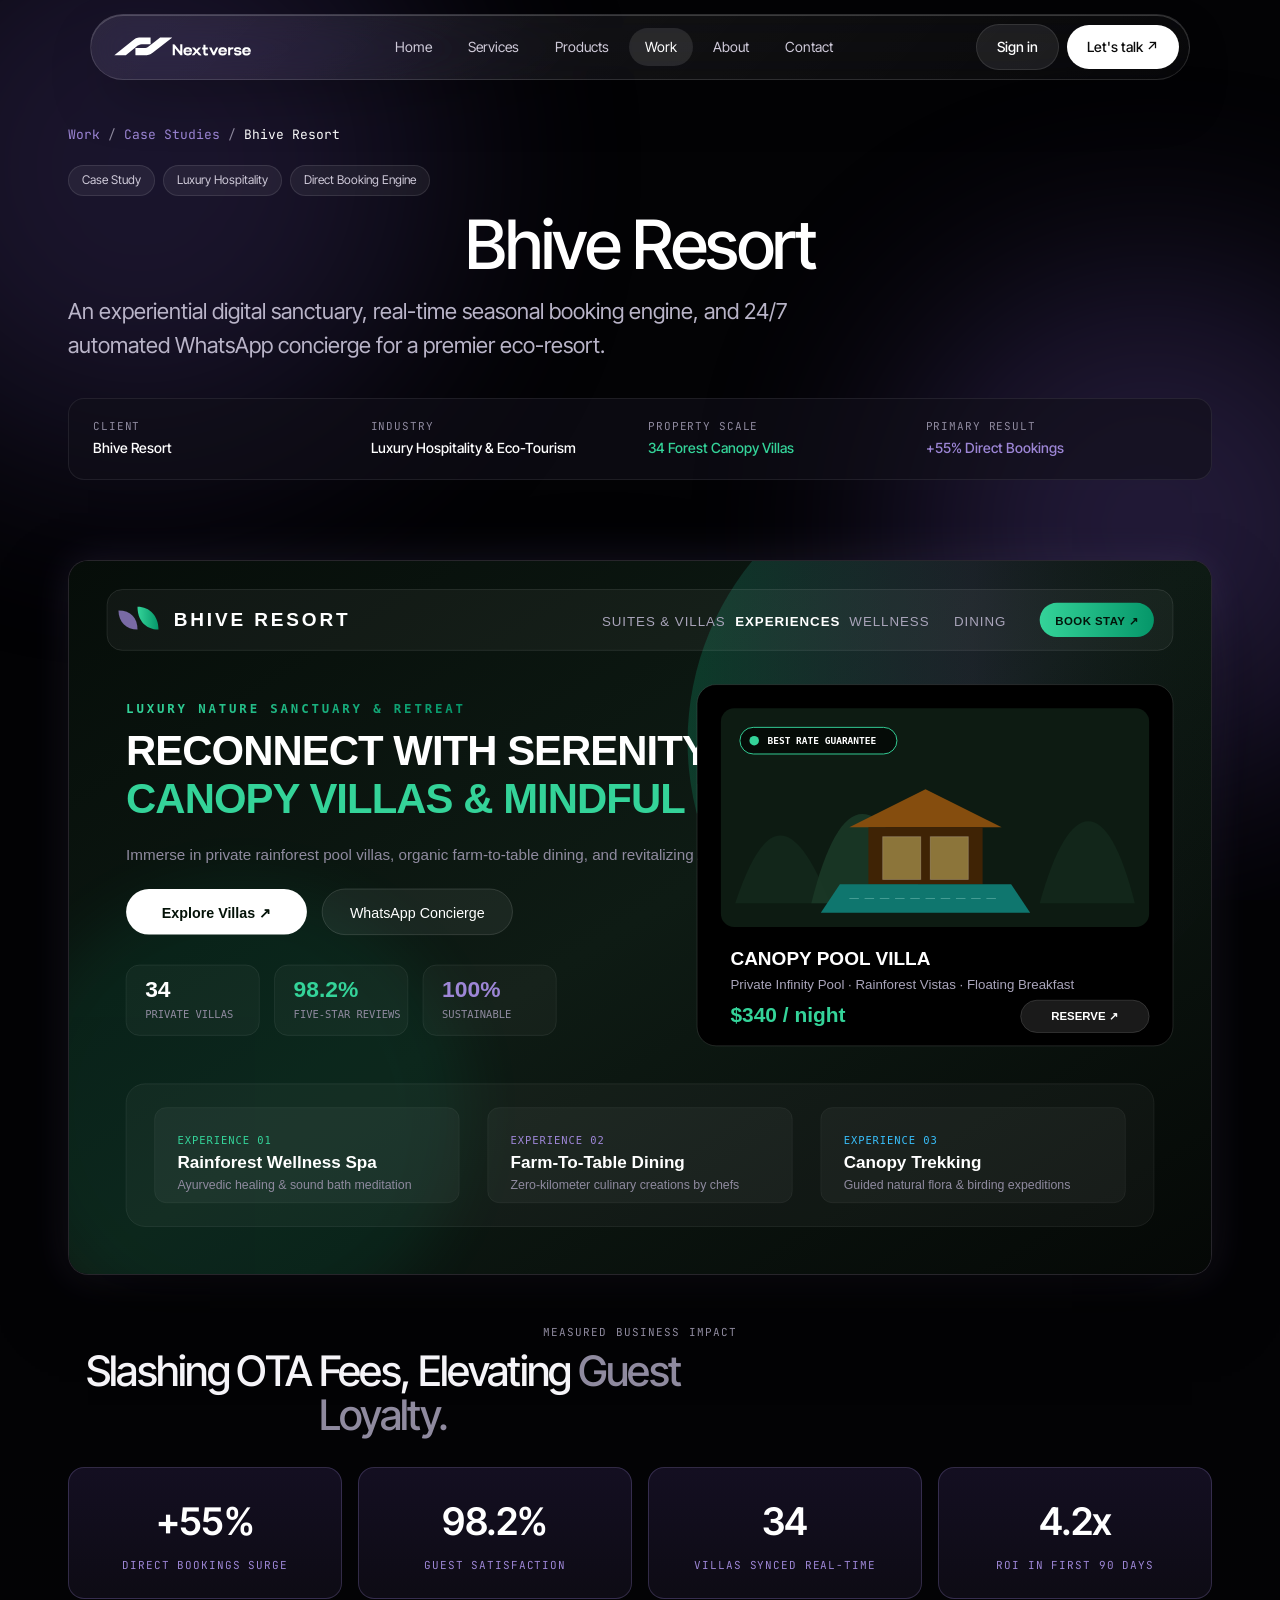
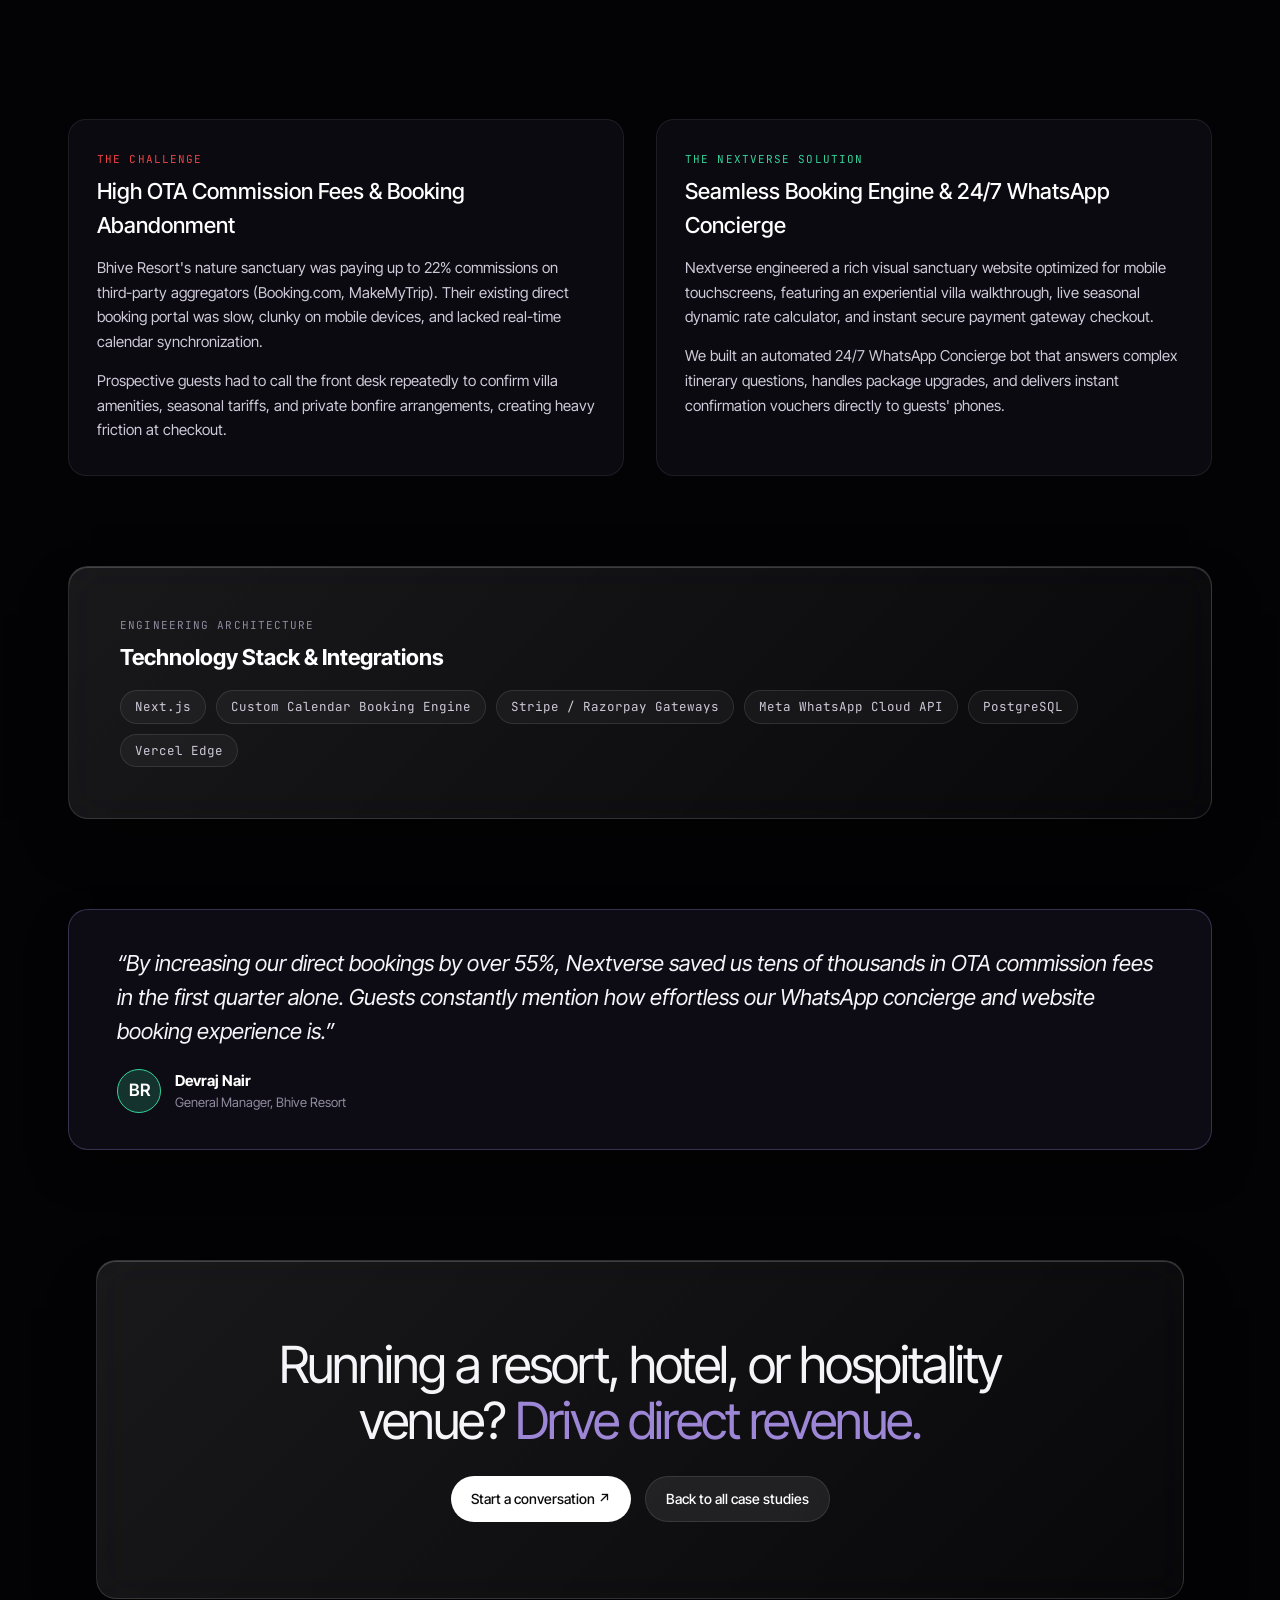
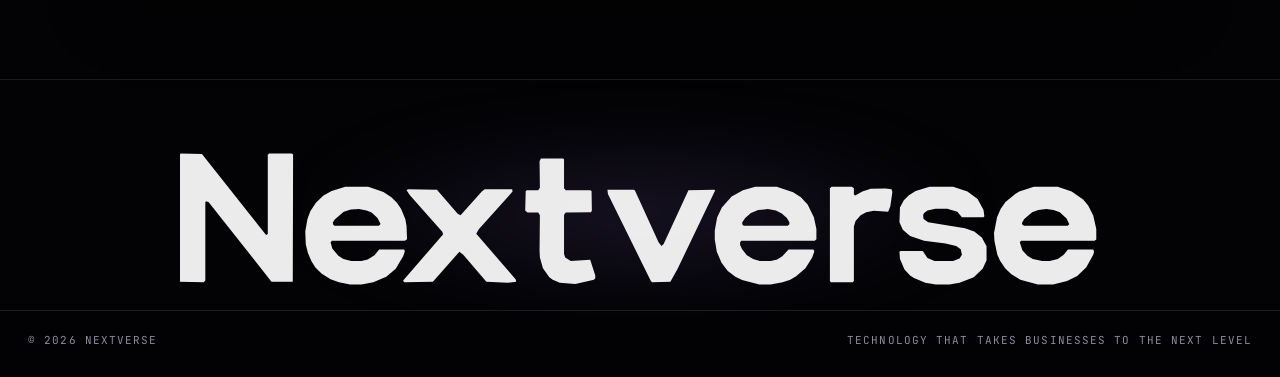
<file: case-study-bhive-resort.html>
<!DOCTYPE html><html lang="en"><head><meta charset="utf-8"><meta name="viewport" content="width=device-width,initial-scale=1,viewport-fit=cover"><title>Bhive Resort Case Study — Nextverse</title><link rel="icon" href="data:,"><link href="https://fonts.googleapis.com/css2?family=Inter+Tight:wght@400;500;600&family=JetBrains+Mono&display=swap" rel="stylesheet"><link rel="stylesheet" href="style.css"><script defer src="main.js"></script></head><body>
<svg width="0" height="0" style="position:absolute"><defs><path id="lg" d="M668.2 84.8 668.5 87.2 694.0 139.0 694.8 139.5 705.5 139.2 709.8 131.5 732.0 85.2 731.5 84.8 716.2 85.0 701.5 116.8 700.2 118.0 698.5 115.8 684.5 85.2 683.8 84.8ZM549.2 85.0 551.2 88.0 570.5 109.8 570.8 111.2 547.2 138.5 547.8 139.5 564.8 139.2 580.5 121.5 582.8 123.2 596.5 139.2 609.2 139.8 614.2 139.2 613.8 137.8 590.5 110.8 592.0 108.2 612.0 85.8 611.8 84.5 595.5 84.5 593.8 85.8 581.2 99.8 579.5 99.0 567.2 84.8 550.0 84.5ZM836.5 84.5 833.0 84.0 824.2 84.2 819.2 85.8 815.0 88.2 814.2 87.5 814.2 83.8 813.0 83.0 801.0 83.0 800.0 83.8 800.0 138.8 800.5 139.5 813.5 139.5 814.2 138.8 814.2 106.5 815.2 103.2 818.2 99.8 821.5 98.0 826.0 97.2 834.5 97.8 835.8 94.5 837.0 86.0ZM920.8 83.0 912.2 85.8 909.8 87.2 904.0 92.0 901.2 96.0 899.0 101.0 897.2 110.5 897.5 115.2 899.2 123.2 900.8 126.8 903.8 131.2 907.5 134.8 912.8 138.0 923.2 140.8 932.2 140.8 940.5 138.8 946.5 135.8 951.8 130.8 956.0 123.2 956.5 121.5 956.0 120.2 941.0 120.2 938.5 123.2 935.0 125.8 930.2 127.0 925.8 127.0 920.2 125.8 917.0 123.8 914.0 120.5 912.5 115.8 913.2 115.0 956.8 115.0 957.8 114.2 957.8 108.0 956.0 100.0 953.0 94.0 950.0 90.5 943.2 85.8 935.0 83.0ZM913.8 104.5 915.0 102.2 919.8 98.0 923.5 96.8 928.2 96.2 932.5 96.8 936.2 98.0 940.2 101.8 941.8 105.2 940.8 106.0 915.0 106.0 913.8 105.2ZM850.8 85.5 846.8 88.0 843.8 91.0 841.5 95.2 841.2 104.0 843.2 108.5 847.5 112.2 855.8 115.0 868.5 116.5 874.8 118.0 877.5 120.0 878.2 123.2 876.8 125.5 873.0 127.0 862.0 127.0 857.8 125.2 855.0 121.0 841.8 121.0 841.2 121.5 841.5 125.8 844.2 132.0 847.5 135.5 849.8 137.0 856.5 139.8 862.8 140.8 870.8 140.8 876.8 139.8 885.2 136.5 890.5 131.5 892.8 126.5 892.8 118.2 890.0 113.0 885.5 109.5 880.0 107.5 858.2 104.0 855.5 102.0 855.2 99.8 855.8 98.5 857.8 97.0 862.5 96.0 869.5 96.0 875.5 97.8 878.2 101.0 891.0 101.0 891.5 100.5 891.0 96.8 887.5 90.2 881.5 85.8 873.0 83.0 859.0 83.0ZM755.8 83.0 748.5 85.0 741.8 88.8 736.0 95.2 733.2 101.2 731.8 108.8 731.8 114.2 733.0 121.5 735.8 128.0 739.5 132.8 744.0 136.2 748.0 138.2 758.2 140.8 764.8 140.8 772.0 139.5 776.5 138.0 780.0 136.0 785.5 131.2 789.5 124.8 790.8 121.2 790.2 120.2 775.5 120.2 771.8 124.2 768.8 126.0 765.0 127.0 758.5 127.0 754.5 125.8 750.8 123.5 748.0 120.0 746.8 117.5 746.8 115.8 747.5 115.0 791.0 115.0 792.0 114.0 792.0 108.0 790.5 101.0 786.8 93.5 782.8 89.2 778.2 86.2 768.5 83.0ZM748.0 104.2 749.8 101.5 753.2 98.5 757.5 96.8 763.2 96.2 768.0 97.0 771.5 98.8 774.5 101.5 776.0 104.0 776.0 105.2 775.0 106.0 749.0 106.0 748.2 105.5ZM513.0 83.0 504.8 85.5 500.0 88.2 495.5 92.5 492.2 97.5 490.5 102.0 489.2 109.5 489.5 117.0 490.8 122.2 492.8 127.0 495.2 130.8 499.0 134.5 504.2 137.8 509.2 139.5 515.8 140.8 522.5 140.8 529.5 139.5 537.2 136.2 542.8 131.5 547.2 124.2 548.2 121.2 547.8 120.2 533.0 120.2 530.2 123.5 526.2 126.0 522.5 127.0 516.5 127.0 511.8 125.8 508.8 123.8 505.2 119.5 504.2 115.8 505.0 115.0 548.2 115.0 549.5 114.0 549.2 106.2 548.5 102.2 546.0 96.2 543.5 92.5 540.2 89.2 535.5 86.0 526.5 83.0ZM505.5 104.2 506.8 102.2 512.0 97.8 516.2 96.5 521.0 96.2 525.5 97.0 528.5 98.2 532.0 101.5 533.8 105.0 532.8 106.0 506.5 106.0 505.8 105.5ZM628.8 66.2 628.0 67.8 628.2 83.5 627.2 85.0 620.5 85.0 619.8 85.5 619.5 97.0 620.8 98.2 627.2 98.2 628.2 99.8 628.0 120.8 628.2 124.8 630.0 131.2 633.8 136.5 635.8 138.0 640.0 139.8 649.2 140.5 660.2 138.0 661.0 137.2 661.0 135.5 658.0 126.2 646.5 127.0 643.2 124.8 642.5 122.8 642.5 99.5 643.5 98.2 658.5 98.0 659.0 97.0 658.8 85.5 658.0 85.0 643.5 85.0 642.5 83.8 642.5 66.8 642.0 66.2ZM415.5 63.2 414.8 64.0 415.0 139.2 429.0 139.5 430.0 138.5 430.0 92.0 430.5 91.5 432.0 92.2 469.2 139.2 481.8 139.2 482.0 63.8 481.2 63.2 467.8 63.2 467.0 64.0 467.0 111.0 466.0 111.5 428.0 63.5ZM411.8 16.0 327.5 15.8 269.8 60.0 245.2 80.0 240.0 83.5 233.2 86.8 224.5 88.8 156.5 88.8 155.8 89.8 155.8 137.8 157.0 138.8 224.2 139.0 234.2 138.2 248.8 135.5 259.0 131.5 264.5 128.8 273.2 123.0 407.8 19.8ZM261.2 16.5 260.5 15.8 181.2 15.8 172.0 17.0 159.0 20.8 151.0 25.2 132.5 39.5 24.0 126.0 9.5 138.2 10.2 138.8 89.2 138.8 172.0 71.8 177.2 68.5 188.8 64.2 199.8 62.2 260.5 62.0 261.2 61.2Z"/></defs></svg><div class="orbs"><i></i><i></i><i></i></div>

<!-- Top Navigation -->
<nav class="glass"><a href="index.html" aria-label="Nextverse"><svg class="lg " viewBox="0 12 965 132" role="img" aria-label="Nextverse"><use href="#lg"/></svg></a><ul><li><a href="index.html">Home</a></li><li><a href="services.html">Services</a></li><li><a href="products.html">Products</a></li><li><a href="work.html" class=on>Work</a></li><li><a href="about.html">About</a></li><li><a href="contact.html">Contact</a></li></ul><div class="nav-acts"><a href="login.html" class="btn gl login-btn">Sign in</a><a class="btn" href="contact.html">Let's talk ↗</a></div></nav>

<main class="wrap">

  <!-- Breadcrumb & Header -->
  <header class="cs-hero rv">
    <div class="cs-breadcrumb">
      <a href="work.html">Work</a>
      <span>/</span>
      <a href="work.html#case-studies">Case Studies</a>
      <span>/</span>
      <span style="color:#fff">Bhive Resort</span>
    </div>

    <div class="tags" style="margin-bottom:14px">
      <span>Case Study</span>
      <span>Luxury Hospitality</span>
      <span>Direct Booking Engine</span>
    </div>

    <h1 style="font-size:clamp(36px,5.5vw,68px);font-weight:500;letter-spacing:-.035em;color:#fff;margin-bottom:16px">Bhive Resort</h1>
    <p style="font-size:clamp(17px,2vw,22px);line-height:1.55;color:#b9b4c8;max-width:36em">An experiential digital sanctuary, real-time seasonal booking engine, and 24/7 automated WhatsApp concierge for a premier eco-resort.</p>

    <!-- Project Metadata Bar -->
    <div class="cs-meta-bar">
      <div class="cs-meta-item">
        <span class="lbl">Client</span>
        <b>Bhive Resort</b>
      </div>
      <div class="cs-meta-item">
        <span class="lbl">Industry</span>
        <b>Luxury Hospitality &amp; Eco-Tourism</b>
      </div>
      <div class="cs-meta-item">
        <span class="lbl">Property Scale</span>
        <b style="color:#34d399">34 Forest Canopy Villas</b>
      </div>
      <div class="cs-meta-item">
        <span class="lbl">Primary Result</span>
        <b style="color:var(--v2)">+55% Direct Bookings</b>
      </div>
    </div>
  </header>

  <!-- Large Visual Showcase -->
  <div class="cs-showcase-frame rv">
    <img src="bhive-resort.svg" alt="Bhive Resort luxury hospitality platform visual showcase">
  </div>

  <!-- Key Results Strip -->
  <section class="sec" style="padding-top:10px;padding-bottom:30px">
    <div class="lbl" style="text-align:center;margin-bottom:10px">Measured Business Impact</div>
    <h2 style="text-align:center;font-size:clamp(28px,3.5vw,42px);margin-bottom:28px">Slashing OTA Fees, Elevating <span class="g">Guest Loyalty.</span></h2>

    <div class="cs-stats-grid rv">
      <div class="cs-stat-card">
        <b>+55%</b>
        <span>DIRECT BOOKINGS SURGE</span>
      </div>
      <div class="cs-stat-card">
        <b>98.2%</b>
        <span>GUEST SATISFACTION</span>
      </div>
      <div class="cs-stat-card">
        <b>34</b>
        <span>VILLAS SYNCED REAL-TIME</span>
      </div>
      <div class="cs-stat-card">
        <b>4.2x</b>
        <span>ROI IN FIRST 90 DAYS</span>
      </div>
    </div>
  </section>

  <!-- Challenge vs Solution Grid -->
  <section class="sec" style="padding-top:20px;padding-bottom:40px">
    <div class="cs-grid-two rv">
      <div class="cs-block-card">
        <div class="lbl" style="color:#ef4444;margin-bottom:8px">The Challenge</div>
        <h3>High OTA Commission Fees &amp; Booking Abandonment</h3>
        <p>Bhive Resort's nature sanctuary was paying up to 22% commissions on third-party aggregators (Booking.com, MakeMyTrip). Their existing direct booking portal was slow, clunky on mobile devices, and lacked real-time calendar synchronization.</p>
        <p>Prospective guests had to call the front desk repeatedly to confirm villa amenities, seasonal tariffs, and private bonfire arrangements, creating heavy friction at checkout.</p>
      </div>

      <div class="cs-block-card">
        <div class="lbl" style="color:#34d399;margin-bottom:8px">The Nextverse Solution</div>
        <h3>Seamless Booking Engine &amp; 24/7 WhatsApp Concierge</h3>
        <p>Nextverse engineered a rich visual sanctuary website optimized for mobile touchscreens, featuring an experiential villa walkthrough, live seasonal dynamic rate calculator, and instant secure payment gateway checkout.</p>
        <p>We built an automated 24/7 WhatsApp Concierge bot that answers complex itinerary questions, handles package upgrades, and delivers instant confirmation vouchers directly to guests' phones.</p>
      </div>
    </div>
  </section>

  <!-- Tech Stack -->
  <section class="sec" style="padding-top:10px;padding-bottom:30px">
    <div class="glass panel rv">
      <div class="lbl">Engineering Architecture</div>
      <h3 style="font-size:22px;color:#fff;margin:8px 0 16px">Technology Stack &amp; Integrations</h3>
      <div class="cs-tech-tags">
        <span class="cs-tech-pill">Next.js</span>
        <span class="cs-tech-pill">Custom Calendar Booking Engine</span>
        <span class="cs-tech-pill">Stripe / Razorpay Gateways</span>
        <span class="cs-tech-pill">Meta WhatsApp Cloud API</span>
        <span class="cs-tech-pill">PostgreSQL</span>
        <span class="cs-tech-pill">Vercel Edge</span>
      </div>
    </div>
  </section>

  <!-- Client Testimonial -->
  <section class="sec" style="padding-top:10px;padding-bottom:40px">
    <div class="cs-quote-card rv">
      <p class="cs-quote-text">“By increasing our direct bookings by over 55%, Nextverse saved us tens of thousands in OTA commission fees in the first quarter alone. Guests constantly mention how effortless our WhatsApp concierge and website booking experience is.”</p>
      <div class="cs-quote-author">
        <div style="width:44px;height:44px;border-radius:50%;background:rgba(52,211,153,.2);border:1px solid #34d399;display:flex;align-items:center;justify-content:center;color:#fff;font-weight:600">BR</div>
        <div>
          <b>Devraj Nair</b>
          <span>General Manager, Bhive Resort</span>
        </div>
      </div>
    </div>
  </section>

  <!-- CTA Box -->
  <section class="sec" style="padding-top:20px;padding-bottom:80px">
    <div class="glass cta rv">
      <p>Running a resort, hotel, or hospitality venue? <span>Drive direct revenue.</span></p>
      <div style="display:flex;gap:14px;justify-content:center;flex-wrap:wrap">
        <a class="btn" href="contact.html">Start a conversation ↗</a>
        <a class="btn gl" href="work.html">Back to all case studies</a>
      </div>
    </div>
  </section>

</main>

<!-- Footer -->
<footer class="ft"><div class="wrap"><div class="fbrand"><svg class="lg footer-static-wm" viewBox="415 60 545 84" role="img" aria-label="Nextverse"><use href="#lg"/></svg></div></div><div class="fbot"><span class="lbl">© 2026 Nextverse</span><span class="lbl">Technology that takes businesses to the next level</span></div></footer>

<!-- Mobile Bottom Dock -->
<nav class="mobile-dock" aria-label="Mobile navigation">
  <a href="index.html" class="dock-item">
    <svg viewBox="0 0 24 24" fill="none" stroke="currentColor" stroke-width="2" stroke-linecap="round" stroke-linejoin="round"><path d="M3 10.5L12 3l9 7.5V20a1 1 0 0 1-1 1h-5v-6h-6v6H4a1 1 0 0 1-1-1z"/></svg>
    <span>Home</span>
  </a>
  <a href="services.html" class="dock-item">
    <svg viewBox="0 0 24 24" fill="none" stroke="currentColor" stroke-width="2" stroke-linecap="round" stroke-linejoin="round"><rect x="2" y="3" width="20" height="14" rx="2"/><line x1="8" y1="21" x2="16" y2="21"/><line x1="12" y1="17" x2="12" y2="21"/></svg>
    <span>Services</span>
  </a>
  <a href="work.html" class="dock-item on">
    <svg viewBox="0 0 24 24" fill="none" stroke="currentColor" stroke-width="2" stroke-linecap="round" stroke-linejoin="round"><polygon points="12 2 2 7 12 12 22 7 12 2"/><polyline points="2 12 12 17 22 12"/><polyline points="2 17 12 22 22 17"/></svg>
    <span>Work</span>
  </a>
  <a href="about.html" class="dock-item">
    <svg viewBox="0 0 24 24" fill="none" stroke="currentColor" stroke-width="2" stroke-linecap="round" stroke-linejoin="round"><circle cx="12" cy="12" r="10"/><line x1="12" y1="16" x2="12" y2="12"/><line x1="12" y1="8" x2="12.01" y2="8"/></svg>
    <span>About</span>
  </a>
</nav>

</body></html>
</file>
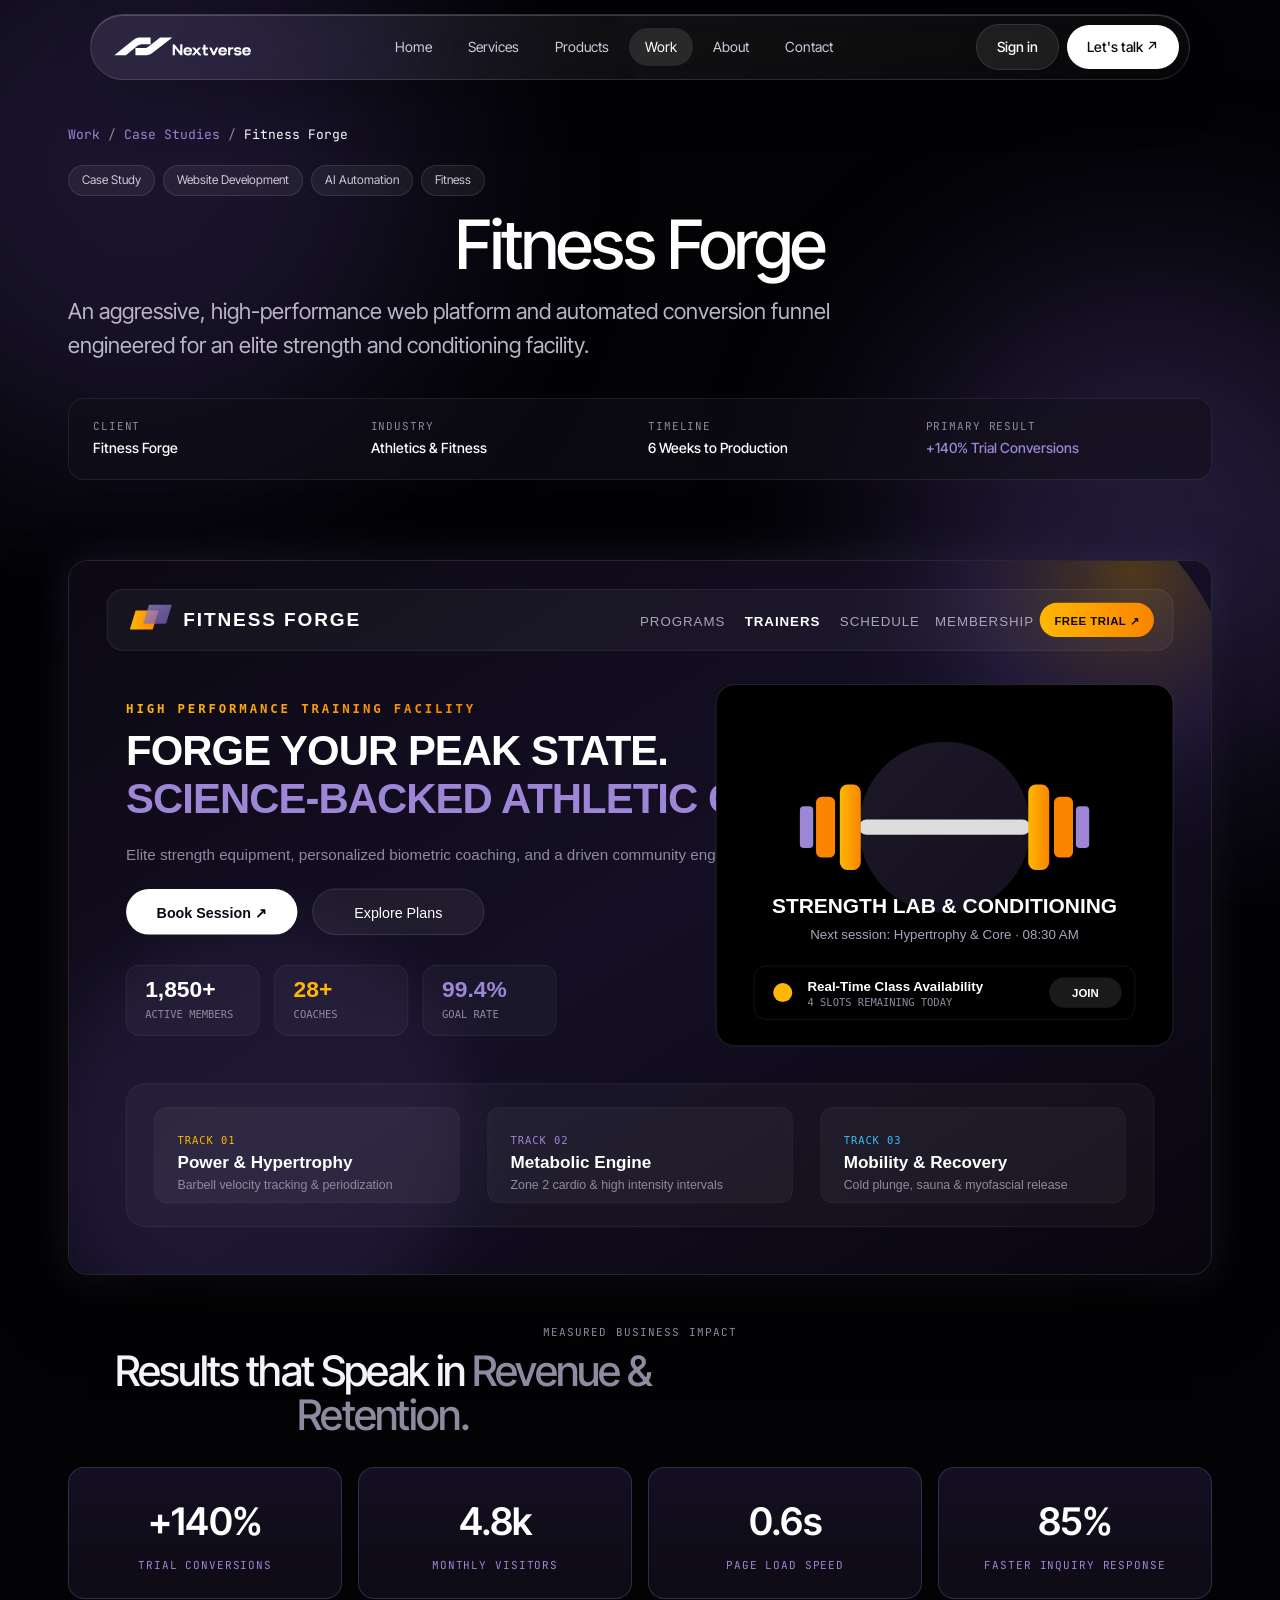
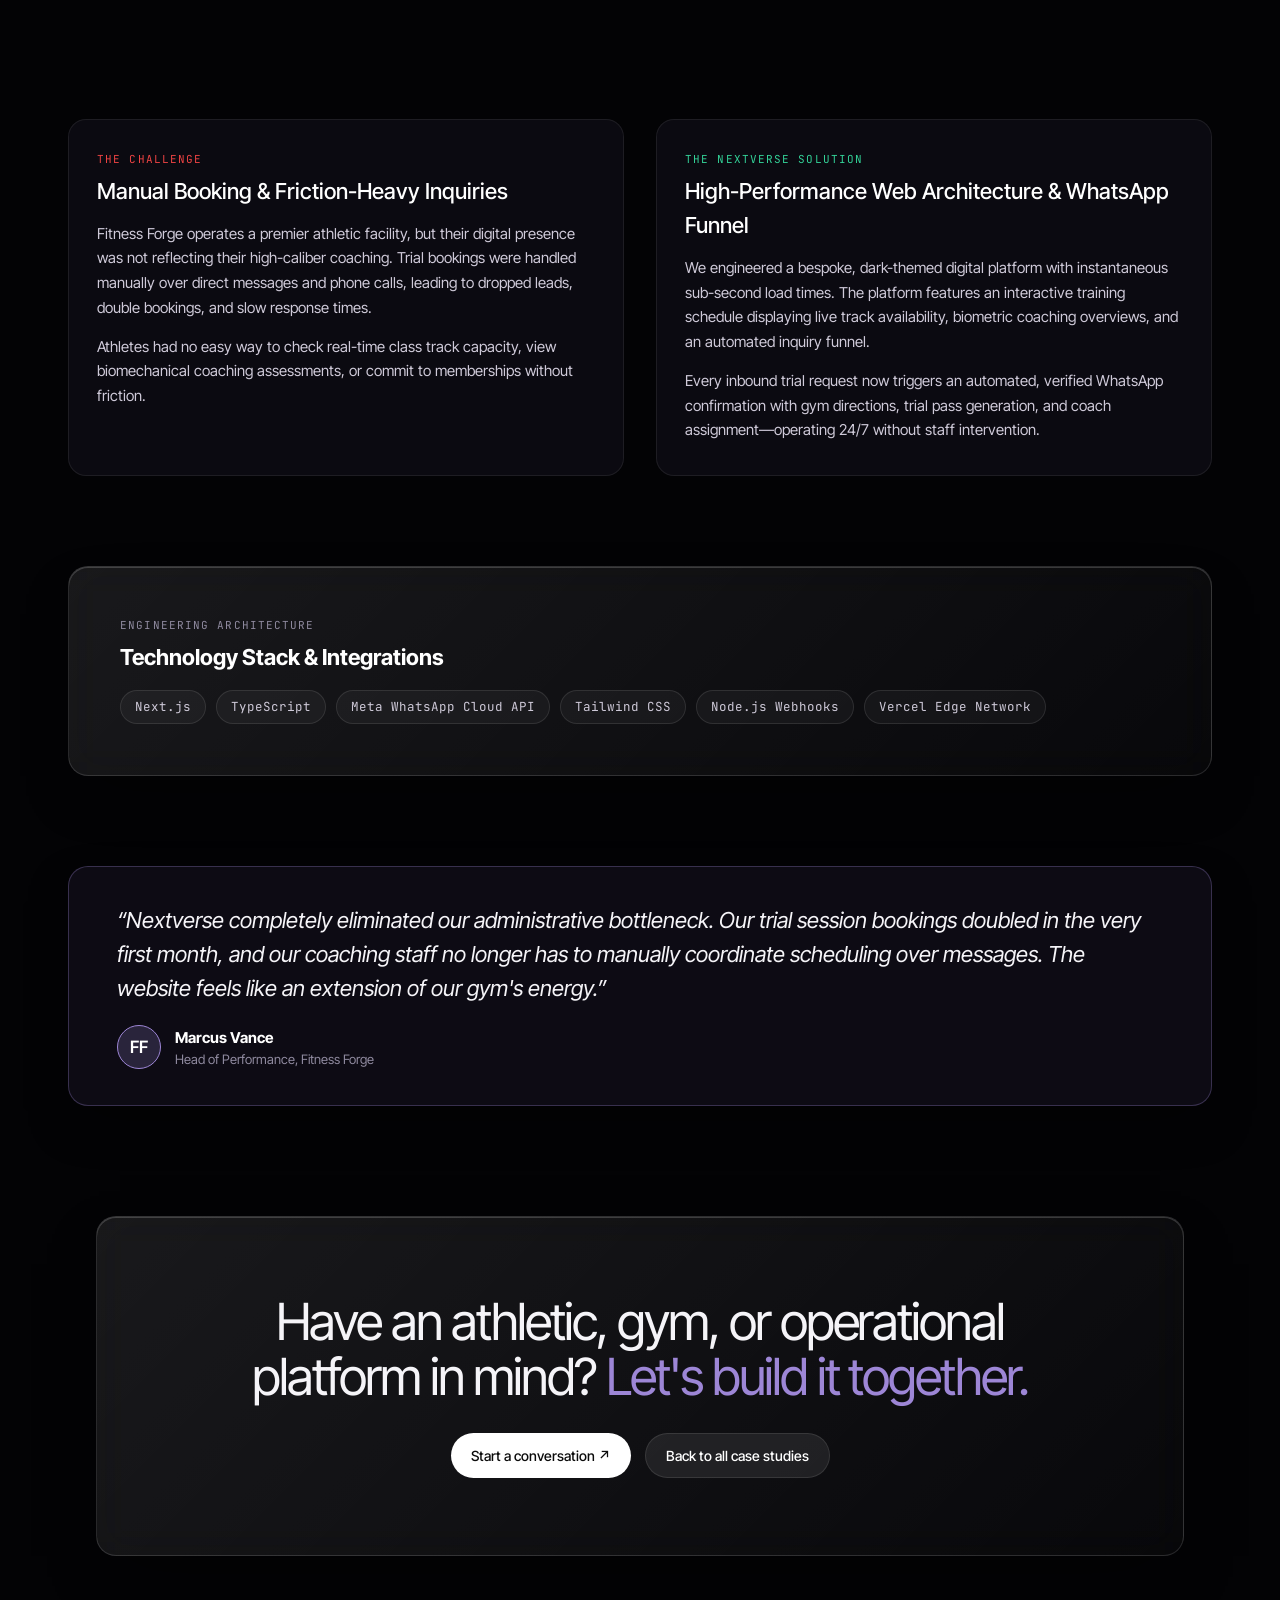
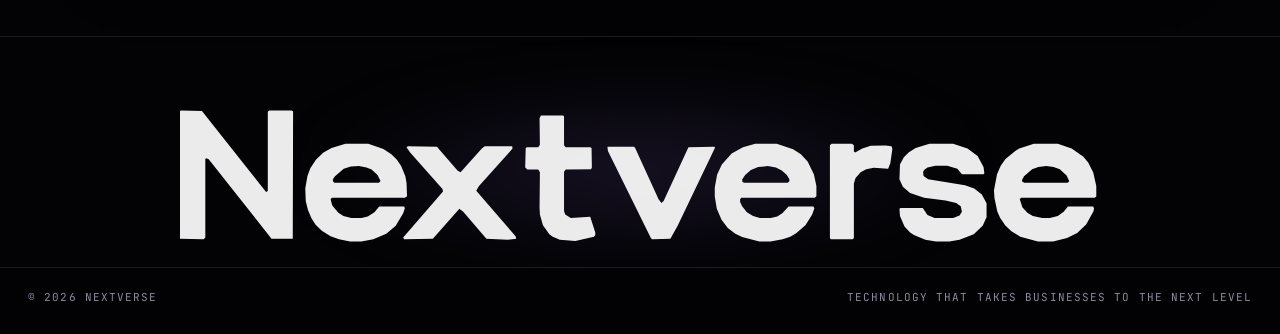
<file: case-study-fitness-forge.html>
<!DOCTYPE html><html lang="en"><head><meta charset="utf-8"><meta name="viewport" content="width=device-width,initial-scale=1,viewport-fit=cover"><title>Fitness Forge Case Study — Nextverse</title><link rel="icon" href="data:,"><link href="https://fonts.googleapis.com/css2?family=Inter+Tight:wght@400;500;600&family=JetBrains+Mono&display=swap" rel="stylesheet"><link rel="stylesheet" href="style.css"><script defer src="main.js"></script></head><body>
<svg width="0" height="0" style="position:absolute"><defs><path id="lg" d="M668.2 84.8 668.5 87.2 694.0 139.0 694.8 139.5 705.5 139.2 709.8 131.5 732.0 85.2 731.5 84.8 716.2 85.0 701.5 116.8 700.2 118.0 698.5 115.8 684.5 85.2 683.8 84.8ZM549.2 85.0 551.2 88.0 570.5 109.8 570.8 111.2 547.2 138.5 547.8 139.5 564.8 139.2 580.5 121.5 582.8 123.2 596.5 139.2 609.2 139.8 614.2 139.2 613.8 137.8 590.5 110.8 592.0 108.2 612.0 85.8 611.8 84.5 595.5 84.5 593.8 85.8 581.2 99.8 579.5 99.0 567.2 84.8 550.0 84.5ZM836.5 84.5 833.0 84.0 824.2 84.2 819.2 85.8 815.0 88.2 814.2 87.5 814.2 83.8 813.0 83.0 801.0 83.0 800.0 83.8 800.0 138.8 800.5 139.5 813.5 139.5 814.2 138.8 814.2 106.5 815.2 103.2 818.2 99.8 821.5 98.0 826.0 97.2 834.5 97.8 835.8 94.5 837.0 86.0ZM920.8 83.0 912.2 85.8 909.8 87.2 904.0 92.0 901.2 96.0 899.0 101.0 897.2 110.5 897.5 115.2 899.2 123.2 900.8 126.8 903.8 131.2 907.5 134.8 912.8 138.0 923.2 140.8 932.2 140.8 940.5 138.8 946.5 135.8 951.8 130.8 956.0 123.2 956.5 121.5 956.0 120.2 941.0 120.2 938.5 123.2 935.0 125.8 930.2 127.0 925.8 127.0 920.2 125.8 917.0 123.8 914.0 120.5 912.5 115.8 913.2 115.0 956.8 115.0 957.8 114.2 957.8 108.0 956.0 100.0 953.0 94.0 950.0 90.5 943.2 85.8 935.0 83.0ZM913.8 104.5 915.0 102.2 919.8 98.0 923.5 96.8 928.2 96.2 932.5 96.8 936.2 98.0 940.2 101.8 941.8 105.2 940.8 106.0 915.0 106.0 913.8 105.2ZM850.8 85.5 846.8 88.0 843.8 91.0 841.5 95.2 841.2 104.0 843.2 108.5 847.5 112.2 855.8 115.0 868.5 116.5 874.8 118.0 877.5 120.0 878.2 123.2 876.8 125.5 873.0 127.0 862.0 127.0 857.8 125.2 855.0 121.0 841.8 121.0 841.2 121.5 841.5 125.8 844.2 132.0 847.5 135.5 849.8 137.0 856.5 139.8 862.8 140.8 870.8 140.8 876.8 139.8 885.2 136.5 890.5 131.5 892.8 126.5 892.8 118.2 890.0 113.0 885.5 109.5 880.0 107.5 858.2 104.0 855.5 102.0 855.2 99.8 855.8 98.5 857.8 97.0 862.5 96.0 869.5 96.0 875.5 97.8 878.2 101.0 891.0 101.0 891.5 100.5 891.0 96.8 887.5 90.2 881.5 85.8 873.0 83.0 859.0 83.0ZM755.8 83.0 748.5 85.0 741.8 88.8 736.0 95.2 733.2 101.2 731.8 108.8 731.8 114.2 733.0 121.5 735.8 128.0 739.5 132.8 744.0 136.2 748.0 138.2 758.2 140.8 764.8 140.8 772.0 139.5 776.5 138.0 780.0 136.0 785.5 131.2 789.5 124.8 790.8 121.2 790.2 120.2 775.5 120.2 771.8 124.2 768.8 126.0 765.0 127.0 758.5 127.0 754.5 125.8 750.8 123.5 748.0 120.0 746.8 117.5 746.8 115.8 747.5 115.0 791.0 115.0 792.0 114.0 792.0 108.0 790.5 101.0 786.8 93.5 782.8 89.2 778.2 86.2 768.5 83.0ZM748.0 104.2 749.8 101.5 753.2 98.5 757.5 96.8 763.2 96.2 768.0 97.0 771.5 98.8 774.5 101.5 776.0 104.0 776.0 105.2 775.0 106.0 749.0 106.0 748.2 105.5ZM513.0 83.0 504.8 85.5 500.0 88.2 495.5 92.5 492.2 97.5 490.5 102.0 489.2 109.5 489.5 117.0 490.8 122.2 492.8 127.0 495.2 130.8 499.0 134.5 504.2 137.8 509.2 139.5 515.8 140.8 522.5 140.8 529.5 139.5 537.2 136.2 542.8 131.5 547.2 124.2 548.2 121.2 547.8 120.2 533.0 120.2 530.2 123.5 526.2 126.0 522.5 127.0 516.5 127.0 511.8 125.8 508.8 123.8 505.2 119.5 504.2 115.8 505.0 115.0 548.2 115.0 549.5 114.0 549.2 106.2 548.5 102.2 546.0 96.2 543.5 92.5 540.2 89.2 535.5 86.0 526.5 83.0ZM505.5 104.2 506.8 102.2 512.0 97.8 516.2 96.5 521.0 96.2 525.5 97.0 528.5 98.2 532.0 101.5 533.8 105.0 532.8 106.0 506.5 106.0 505.8 105.5ZM628.8 66.2 628.0 67.8 628.2 83.5 627.2 85.0 620.5 85.0 619.8 85.5 619.5 97.0 620.8 98.2 627.2 98.2 628.2 99.8 628.0 120.8 628.2 124.8 630.0 131.2 633.8 136.5 635.8 138.0 640.0 139.8 649.2 140.5 660.2 138.0 661.0 137.2 661.0 135.5 658.0 126.2 646.5 127.0 643.2 124.8 642.5 122.8 642.5 99.5 643.5 98.2 658.5 98.0 659.0 97.0 658.8 85.5 658.0 85.0 643.5 85.0 642.5 83.8 642.5 66.8 642.0 66.2ZM415.5 63.2 414.8 64.0 415.0 139.2 429.0 139.5 430.0 138.5 430.0 92.0 430.5 91.5 432.0 92.2 469.2 139.2 481.8 139.2 482.0 63.8 481.2 63.2 467.8 63.2 467.0 64.0 467.0 111.0 466.0 111.5 428.0 63.5ZM411.8 16.0 327.5 15.8 269.8 60.0 245.2 80.0 240.0 83.5 233.2 86.8 224.5 88.8 156.5 88.8 155.8 89.8 155.8 137.8 157.0 138.8 224.2 139.0 234.2 138.2 248.8 135.5 259.0 131.5 264.5 128.8 273.2 123.0 407.8 19.8ZM261.2 16.5 260.5 15.8 181.2 15.8 172.0 17.0 159.0 20.8 151.0 25.2 132.5 39.5 24.0 126.0 9.5 138.2 10.2 138.8 89.2 138.8 172.0 71.8 177.2 68.5 188.8 64.2 199.8 62.2 260.5 62.0 261.2 61.2Z"/></defs></svg><div class="orbs"><i></i><i></i><i></i></div>

<!-- Top Navigation -->
<nav class="glass"><a href="index.html" aria-label="Nextverse"><svg class="lg " viewBox="0 12 965 132" role="img" aria-label="Nextverse"><use href="#lg"/></svg></a><ul><li><a href="index.html">Home</a></li><li><a href="services.html">Services</a></li><li><a href="products.html">Products</a></li><li><a href="work.html" class=on>Work</a></li><li><a href="about.html">About</a></li><li><a href="contact.html">Contact</a></li></ul><div class="nav-acts"><a href="login.html" class="btn gl login-btn">Sign in</a><a class="btn" href="contact.html">Let's talk ↗</a></div></nav>

<main class="wrap">

  <!-- Breadcrumb & Header -->
  <header class="cs-hero rv">
    <div class="cs-breadcrumb">
      <a href="work.html">Work</a>
      <span>/</span>
      <a href="work.html#case-studies">Case Studies</a>
      <span>/</span>
      <span style="color:#fff">Fitness Forge</span>
    </div>

    <div class="tags" style="margin-bottom:14px">
      <span>Case Study</span>
      <span>Website Development</span>
      <span>AI Automation</span>
      <span>Fitness</span>
    </div>

    <h1 style="font-size:clamp(36px,5.5vw,68px);font-weight:500;letter-spacing:-.035em;color:#fff;margin-bottom:16px">Fitness Forge</h1>
    <p style="font-size:clamp(17px,2vw,22px);line-height:1.55;color:#b9b4c8;max-width:36em">An aggressive, high-performance web platform and automated conversion funnel engineered for an elite strength and conditioning facility.</p>

    <!-- Project Metadata Bar -->
    <div class="cs-meta-bar">
      <div class="cs-meta-item">
        <span class="lbl">Client</span>
        <b>Fitness Forge</b>
      </div>
      <div class="cs-meta-item">
        <span class="lbl">Industry</span>
        <b>Athletics &amp; Fitness</b>
      </div>
      <div class="cs-meta-item">
        <span class="lbl">Timeline</span>
        <b>6 Weeks to Production</b>
      </div>
      <div class="cs-meta-item">
        <span class="lbl">Primary Result</span>
        <b style="color:var(--v2)">+140% Trial Conversions</b>
      </div>
    </div>
  </header>

  <!-- Large Visual Showcase -->
  <div class="cs-showcase-frame rv">
    <img src="fitness-forge.svg" alt="Fitness Forge platform visual showcase">
  </div>

  <!-- Key Results Strip -->
  <section class="sec" style="padding-top:10px;padding-bottom:30px">
    <div class="lbl" style="text-align:center;margin-bottom:10px">Measured Business Impact</div>
    <h2 style="text-align:center;font-size:clamp(28px,3.5vw,42px);margin-bottom:28px">Results that Speak in <span class="g">Revenue &amp; Retention.</span></h2>

    <div class="cs-stats-grid rv">
      <div class="cs-stat-card">
        <b>+140%</b>
        <span>TRIAL CONVERSIONS</span>
      </div>
      <div class="cs-stat-card">
        <b>4.8k</b>
        <span>MONTHLY VISITORS</span>
      </div>
      <div class="cs-stat-card">
        <b>0.6s</b>
        <span>PAGE LOAD SPEED</span>
      </div>
      <div class="cs-stat-card">
        <b>85%</b>
        <span>FASTER INQUIRY RESPONSE</span>
      </div>
    </div>
  </section>

  <!-- Challenge vs Solution Grid -->
  <section class="sec" style="padding-top:20px;padding-bottom:40px">
    <div class="cs-grid-two rv">
      <div class="cs-block-card">
        <div class="lbl" style="color:#ef4444;margin-bottom:8px">The Challenge</div>
        <h3>Manual Booking &amp; Friction-Heavy Inquiries</h3>
        <p>Fitness Forge operates a premier athletic facility, but their digital presence was not reflecting their high-caliber coaching. Trial bookings were handled manually over direct messages and phone calls, leading to dropped leads, double bookings, and slow response times.</p>
        <p>Athletes had no easy way to check real-time class track capacity, view biomechanical coaching assessments, or commit to memberships without friction.</p>
      </div>

      <div class="cs-block-card">
        <div class="lbl" style="color:#34d399;margin-bottom:8px">The Nextverse Solution</div>
        <h3>High-Performance Web Architecture &amp; WhatsApp Funnel</h3>
        <p>We engineered a bespoke, dark-themed digital platform with instantaneous sub-second load times. The platform features an interactive training schedule displaying live track availability, biometric coaching overviews, and an automated inquiry funnel.</p>
        <p>Every inbound trial request now triggers an automated, verified WhatsApp confirmation with gym directions, trial pass generation, and coach assignment—operating 24/7 without staff intervention.</p>
      </div>
    </div>
  </section>

  <!-- Tech Stack -->
  <section class="sec" style="padding-top:10px;padding-bottom:30px">
    <div class="glass panel rv">
      <div class="lbl">Engineering Architecture</div>
      <h3 style="font-size:22px;color:#fff;margin:8px 0 16px">Technology Stack &amp; Integrations</h3>
      <div class="cs-tech-tags">
        <span class="cs-tech-pill">Next.js</span>
        <span class="cs-tech-pill">TypeScript</span>
        <span class="cs-tech-pill">Meta WhatsApp Cloud API</span>
        <span class="cs-tech-pill">Tailwind CSS</span>
        <span class="cs-tech-pill">Node.js Webhooks</span>
        <span class="cs-tech-pill">Vercel Edge Network</span>
      </div>
    </div>
  </section>

  <!-- Client Testimonial -->
  <section class="sec" style="padding-top:10px;padding-bottom:40px">
    <div class="cs-quote-card rv">
      <p class="cs-quote-text">“Nextverse completely eliminated our administrative bottleneck. Our trial session bookings doubled in the very first month, and our coaching staff no longer has to manually coordinate scheduling over messages. The website feels like an extension of our gym's energy.”</p>
      <div class="cs-quote-author">
        <div style="width:44px;height:44px;border-radius:50%;background:rgba(157,134,214,.2);border:1px solid var(--v2);display:flex;align-items:center;justify-content:center;color:#fff;font-weight:600">FF</div>
        <div>
          <b>Marcus Vance</b>
          <span>Head of Performance, Fitness Forge</span>
        </div>
      </div>
    </div>
  </section>

  <!-- CTA Box -->
  <section class="sec" style="padding-top:20px;padding-bottom:80px">
    <div class="glass cta rv">
      <p>Have an athletic, gym, or operational platform in mind? <span>Let's build it together.</span></p>
      <div style="display:flex;gap:14px;justify-content:center;flex-wrap:wrap">
        <a class="btn" href="contact.html">Start a conversation ↗</a>
        <a class="btn gl" href="work.html">Back to all case studies</a>
      </div>
    </div>
  </section>

</main>

<!-- Footer -->
<footer class="ft"><div class="wrap"><div class="fbrand"><svg class="lg footer-static-wm" viewBox="415 60 545 84" role="img" aria-label="Nextverse"><use href="#lg"/></svg></div></div><div class="fbot"><span class="lbl">© 2026 Nextverse</span><span class="lbl">Technology that takes businesses to the next level</span></div></footer>

<!-- Mobile Bottom Dock -->
<nav class="mobile-dock" aria-label="Mobile navigation">
  <a href="index.html" class="dock-item">
    <svg viewBox="0 0 24 24" fill="none" stroke="currentColor" stroke-width="2" stroke-linecap="round" stroke-linejoin="round"><path d="M3 10.5L12 3l9 7.5V20a1 1 0 0 1-1 1h-5v-6h-6v6H4a1 1 0 0 1-1-1z"/></svg>
    <span>Home</span>
  </a>
  <a href="services.html" class="dock-item">
    <svg viewBox="0 0 24 24" fill="none" stroke="currentColor" stroke-width="2" stroke-linecap="round" stroke-linejoin="round"><rect x="2" y="3" width="20" height="14" rx="2"/><line x1="8" y1="21" x2="16" y2="21"/><line x1="12" y1="17" x2="12" y2="21"/></svg>
    <span>Services</span>
  </a>
  <a href="work.html" class="dock-item on">
    <svg viewBox="0 0 24 24" fill="none" stroke="currentColor" stroke-width="2" stroke-linecap="round" stroke-linejoin="round"><polygon points="12 2 2 7 12 12 22 7 12 2"/><polyline points="2 12 12 17 22 12"/><polyline points="2 17 12 22 22 17"/></svg>
    <span>Work</span>
  </a>
  <a href="about.html" class="dock-item">
    <svg viewBox="0 0 24 24" fill="none" stroke="currentColor" stroke-width="2" stroke-linecap="round" stroke-linejoin="round"><circle cx="12" cy="12" r="10"/><line x1="12" y1="16" x2="12" y2="12"/><line x1="12" y1="8" x2="12.01" y2="8"/></svg>
    <span>About</span>
  </a>
</nav>

</body></html>
</file>
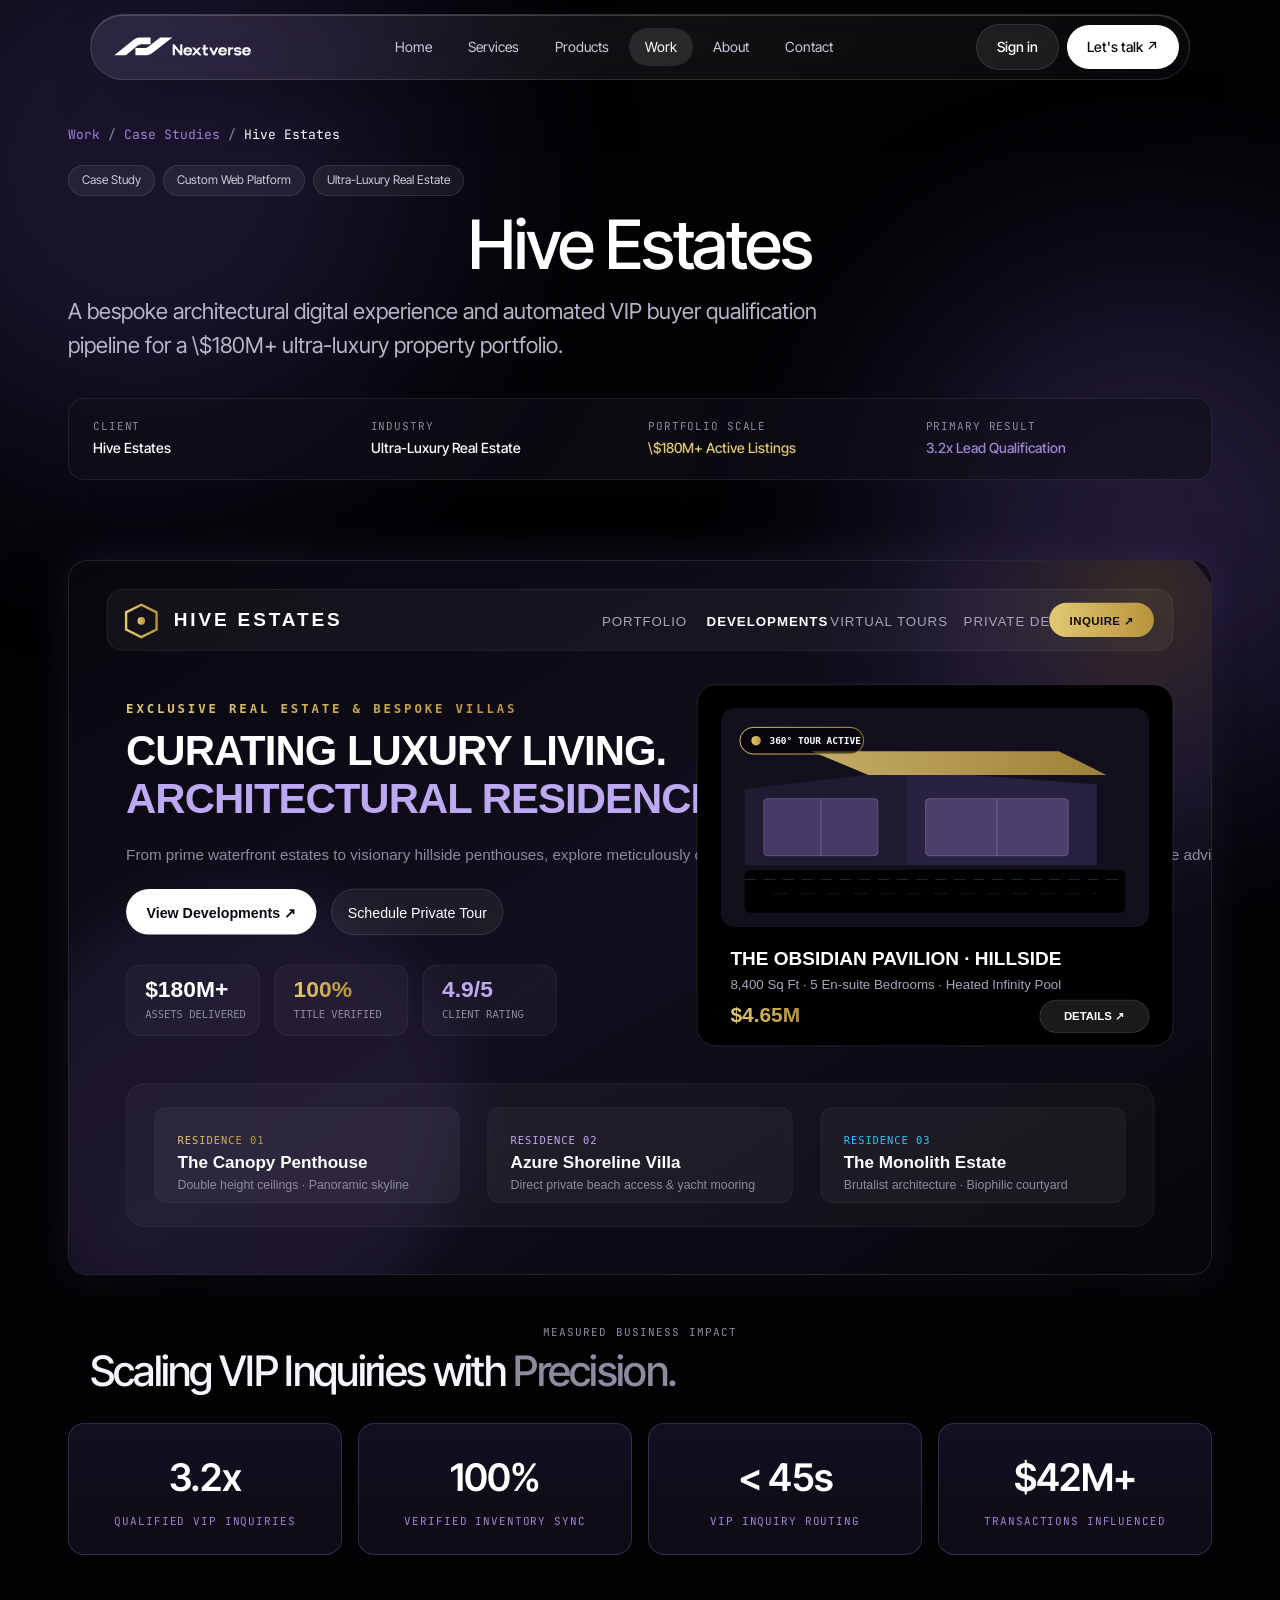
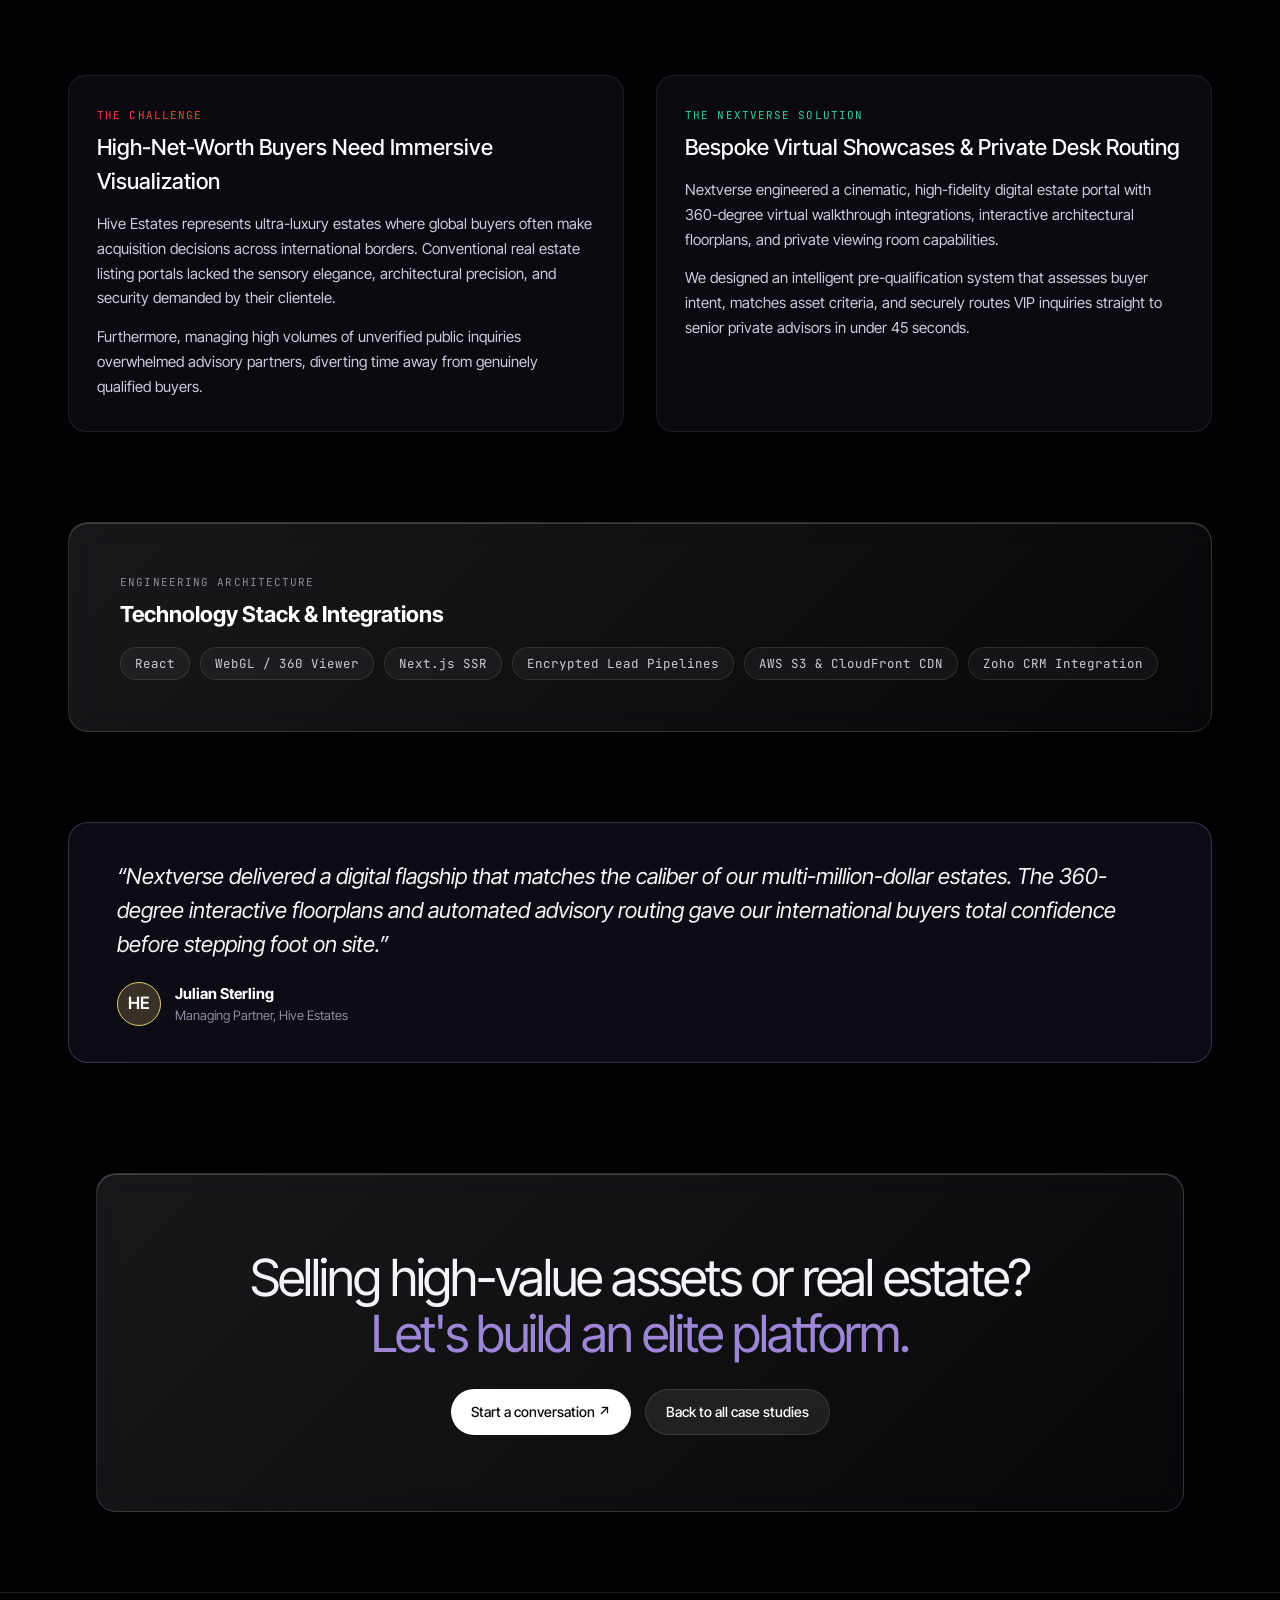
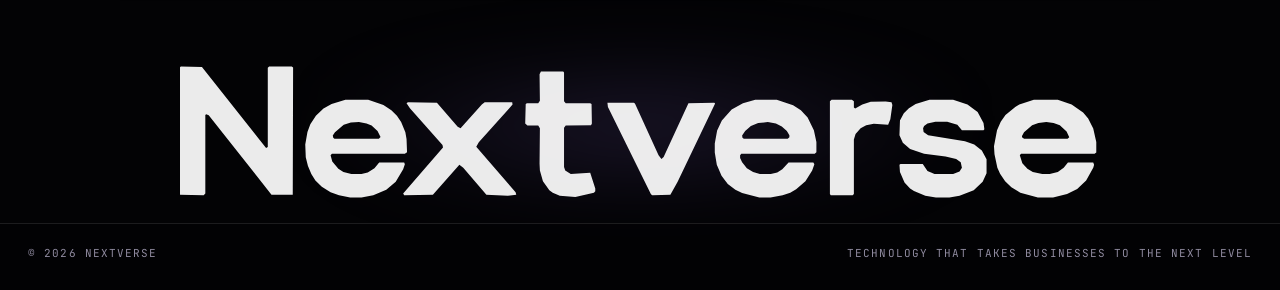
<file: case-study-hive-estates.html>
<!DOCTYPE html><html lang="en"><head><meta charset="utf-8"><meta name="viewport" content="width=device-width,initial-scale=1,viewport-fit=cover"><title>Hive Estates Case Study — Nextverse</title><link rel="icon" href="data:,"><link href="https://fonts.googleapis.com/css2?family=Inter+Tight:wght@400;500;600&family=JetBrains+Mono&display=swap" rel="stylesheet"><link rel="stylesheet" href="style.css"><script defer src="main.js"></script></head><body>
<svg width="0" height="0" style="position:absolute"><defs><path id="lg" d="M668.2 84.8 668.5 87.2 694.0 139.0 694.8 139.5 705.5 139.2 709.8 131.5 732.0 85.2 731.5 84.8 716.2 85.0 701.5 116.8 700.2 118.0 698.5 115.8 684.5 85.2 683.8 84.8ZM549.2 85.0 551.2 88.0 570.5 109.8 570.8 111.2 547.2 138.5 547.8 139.5 564.8 139.2 580.5 121.5 582.8 123.2 596.5 139.2 609.2 139.8 614.2 139.2 613.8 137.8 590.5 110.8 592.0 108.2 612.0 85.8 611.8 84.5 595.5 84.5 593.8 85.8 581.2 99.8 579.5 99.0 567.2 84.8 550.0 84.5ZM836.5 84.5 833.0 84.0 824.2 84.2 819.2 85.8 815.0 88.2 814.2 87.5 814.2 83.8 813.0 83.0 801.0 83.0 800.0 83.8 800.0 138.8 800.5 139.5 813.5 139.5 814.2 138.8 814.2 106.5 815.2 103.2 818.2 99.8 821.5 98.0 826.0 97.2 834.5 97.8 835.8 94.5 837.0 86.0ZM920.8 83.0 912.2 85.8 909.8 87.2 904.0 92.0 901.2 96.0 899.0 101.0 897.2 110.5 897.5 115.2 899.2 123.2 900.8 126.8 903.8 131.2 907.5 134.8 912.8 138.0 923.2 140.8 932.2 140.8 940.5 138.8 946.5 135.8 951.8 130.8 956.0 123.2 956.5 121.5 956.0 120.2 941.0 120.2 938.5 123.2 935.0 125.8 930.2 127.0 925.8 127.0 920.2 125.8 917.0 123.8 914.0 120.5 912.5 115.8 913.2 115.0 956.8 115.0 957.8 114.2 957.8 108.0 956.0 100.0 953.0 94.0 950.0 90.5 943.2 85.8 935.0 83.0ZM913.8 104.5 915.0 102.2 919.8 98.0 923.5 96.8 928.2 96.2 932.5 96.8 936.2 98.0 940.2 101.8 941.8 105.2 940.8 106.0 915.0 106.0 913.8 105.2ZM850.8 85.5 846.8 88.0 843.8 91.0 841.5 95.2 841.2 104.0 843.2 108.5 847.5 112.2 855.8 115.0 868.5 116.5 874.8 118.0 877.5 120.0 878.2 123.2 876.8 125.5 873.0 127.0 862.0 127.0 857.8 125.2 855.0 121.0 841.8 121.0 841.2 121.5 841.5 125.8 844.2 132.0 847.5 135.5 849.8 137.0 856.5 139.8 862.8 140.8 870.8 140.8 876.8 139.8 885.2 136.5 890.5 131.5 892.8 126.5 892.8 118.2 890.0 113.0 885.5 109.5 880.0 107.5 858.2 104.0 855.5 102.0 855.2 99.8 855.8 98.5 857.8 97.0 862.5 96.0 869.5 96.0 875.5 97.8 878.2 101.0 891.0 101.0 891.5 100.5 891.0 96.8 887.5 90.2 881.5 85.8 873.0 83.0 859.0 83.0ZM755.8 83.0 748.5 85.0 741.8 88.8 736.0 95.2 733.2 101.2 731.8 108.8 731.8 114.2 733.0 121.5 735.8 128.0 739.5 132.8 744.0 136.2 748.0 138.2 758.2 140.8 764.8 140.8 772.0 139.5 776.5 138.0 780.0 136.0 785.5 131.2 789.5 124.8 790.8 121.2 790.2 120.2 775.5 120.2 771.8 124.2 768.8 126.0 765.0 127.0 758.5 127.0 754.5 125.8 750.8 123.5 748.0 120.0 746.8 117.5 746.8 115.8 747.5 115.0 791.0 115.0 792.0 114.0 792.0 108.0 790.5 101.0 786.8 93.5 782.8 89.2 778.2 86.2 768.5 83.0ZM748.0 104.2 749.8 101.5 753.2 98.5 757.5 96.8 763.2 96.2 768.0 97.0 771.5 98.8 774.5 101.5 776.0 104.0 776.0 105.2 775.0 106.0 749.0 106.0 748.2 105.5ZM513.0 83.0 504.8 85.5 500.0 88.2 495.5 92.5 492.2 97.5 490.5 102.0 489.2 109.5 489.5 117.0 490.8 122.2 492.8 127.0 495.2 130.8 499.0 134.5 504.2 137.8 509.2 139.5 515.8 140.8 522.5 140.8 529.5 139.5 537.2 136.2 542.8 131.5 547.2 124.2 548.2 121.2 547.8 120.2 533.0 120.2 530.2 123.5 526.2 126.0 522.5 127.0 516.5 127.0 511.8 125.8 508.8 123.8 505.2 119.5 504.2 115.8 505.0 115.0 548.2 115.0 549.5 114.0 549.2 106.2 548.5 102.2 546.0 96.2 543.5 92.5 540.2 89.2 535.5 86.0 526.5 83.0ZM505.5 104.2 506.8 102.2 512.0 97.8 516.2 96.5 521.0 96.2 525.5 97.0 528.5 98.2 532.0 101.5 533.8 105.0 532.8 106.0 506.5 106.0 505.8 105.5ZM628.8 66.2 628.0 67.8 628.2 83.5 627.2 85.0 620.5 85.0 619.8 85.5 619.5 97.0 620.8 98.2 627.2 98.2 628.2 99.8 628.0 120.8 628.2 124.8 630.0 131.2 633.8 136.5 635.8 138.0 640.0 139.8 649.2 140.5 660.2 138.0 661.0 137.2 661.0 135.5 658.0 126.2 646.5 127.0 643.2 124.8 642.5 122.8 642.5 99.5 643.5 98.2 658.5 98.0 659.0 97.0 658.8 85.5 658.0 85.0 643.5 85.0 642.5 83.8 642.5 66.8 642.0 66.2ZM415.5 63.2 414.8 64.0 415.0 139.2 429.0 139.5 430.0 138.5 430.0 92.0 430.5 91.5 432.0 92.2 469.2 139.2 481.8 139.2 482.0 63.8 481.2 63.2 467.8 63.2 467.0 64.0 467.0 111.0 466.0 111.5 428.0 63.5ZM411.8 16.0 327.5 15.8 269.8 60.0 245.2 80.0 240.0 83.5 233.2 86.8 224.5 88.8 156.5 88.8 155.8 89.8 155.8 137.8 157.0 138.8 224.2 139.0 234.2 138.2 248.8 135.5 259.0 131.5 264.5 128.8 273.2 123.0 407.8 19.8ZM261.2 16.5 260.5 15.8 181.2 15.8 172.0 17.0 159.0 20.8 151.0 25.2 132.5 39.5 24.0 126.0 9.5 138.2 10.2 138.8 89.2 138.8 172.0 71.8 177.2 68.5 188.8 64.2 199.8 62.2 260.5 62.0 261.2 61.2Z"/></defs></svg><div class="orbs"><i></i><i></i><i></i></div>

<!-- Top Navigation -->
<nav class="glass"><a href="index.html" aria-label="Nextverse"><svg class="lg " viewBox="0 12 965 132" role="img" aria-label="Nextverse"><use href="#lg"/></svg></a><ul><li><a href="index.html">Home</a></li><li><a href="services.html">Services</a></li><li><a href="products.html">Products</a></li><li><a href="work.html" class=on>Work</a></li><li><a href="about.html">About</a></li><li><a href="contact.html">Contact</a></li></ul><div class="nav-acts"><a href="login.html" class="btn gl login-btn">Sign in</a><a class="btn" href="contact.html">Let's talk ↗</a></div></nav>

<main class="wrap">

  <!-- Breadcrumb & Header -->
  <header class="cs-hero rv">
    <div class="cs-breadcrumb">
      <a href="work.html">Work</a>
      <span>/</span>
      <a href="work.html#case-studies">Case Studies</a>
      <span>/</span>
      <span style="color:#fff">Hive Estates</span>
    </div>

    <div class="tags" style="margin-bottom:14px">
      <span>Case Study</span>
      <span>Custom Web Platform</span>
      <span>Ultra-Luxury Real Estate</span>
    </div>

    <h1 style="font-size:clamp(36px,5.5vw,68px);font-weight:500;letter-spacing:-.035em;color:#fff;margin-bottom:16px">Hive Estates</h1>
    <p style="font-size:clamp(17px,2vw,22px);line-height:1.55;color:#b9b4c8;max-width:36em">A bespoke architectural digital experience and automated VIP buyer qualification pipeline for a \$180M+ ultra-luxury property portfolio.</p>

    <!-- Project Metadata Bar -->
    <div class="cs-meta-bar">
      <div class="cs-meta-item">
        <span class="lbl">Client</span>
        <b>Hive Estates</b>
      </div>
      <div class="cs-meta-item">
        <span class="lbl">Industry</span>
        <b>Ultra-Luxury Real Estate</b>
      </div>
      <div class="cs-meta-item">
        <span class="lbl">Portfolio Scale</span>
        <b style="color:#e2c974">\$180M+ Active Listings</b>
      </div>
      <div class="cs-meta-item">
        <span class="lbl">Primary Result</span>
        <b style="color:var(--v2)">3.2x Lead Qualification</b>
      </div>
    </div>
  </header>

  <!-- Large Visual Showcase -->
  <div class="cs-showcase-frame rv">
    <img src="hive-estates.svg" alt="Hive Estates luxury property platform visual showcase">
  </div>

  <!-- Key Results Strip -->
  <section class="sec" style="padding-top:10px;padding-bottom:30px">
    <div class="lbl" style="text-align:center;margin-bottom:10px">Measured Business Impact</div>
    <h2 style="text-align:center;font-size:clamp(28px,3.5vw,42px);margin-bottom:28px">Scaling VIP Inquiries with <span class="g">Precision.</span></h2>

    <div class="cs-stats-grid rv">
      <div class="cs-stat-card">
        <b>3.2x</b>
        <span>QUALIFIED VIP INQUIRIES</span>
      </div>
      <div class="cs-stat-card">
        <b>100%</b>
        <span>VERIFIED INVENTORY SYNC</span>
      </div>
      <div class="cs-stat-card">
        <b>&lt; 45s</b>
        <span>VIP INQUIRY ROUTING</span>
      </div>
      <div class="cs-stat-card">
        <b>$42M+</b>
        <span>TRANSACTIONS INFLUENCED</span>
      </div>
    </div>
  </section>

  <!-- Challenge vs Solution Grid -->
  <section class="sec" style="padding-top:20px;padding-bottom:40px">
    <div class="cs-grid-two rv">
      <div class="cs-block-card">
        <div class="lbl" style="color:#ef4444;margin-bottom:8px">The Challenge</div>
        <h3>High-Net-Worth Buyers Need Immersive Visualization</h3>
        <p>Hive Estates represents ultra-luxury estates where global buyers often make acquisition decisions across international borders. Conventional real estate listing portals lacked the sensory elegance, architectural precision, and security demanded by their clientele.</p>
        <p>Furthermore, managing high volumes of unverified public inquiries overwhelmed advisory partners, diverting time away from genuinely qualified buyers.</p>
      </div>

      <div class="cs-block-card">
        <div class="lbl" style="color:#34d399;margin-bottom:8px">The Nextverse Solution</div>
        <h3>Bespoke Virtual Showcases &amp; Private Desk Routing</h3>
        <p>Nextverse engineered a cinematic, high-fidelity digital estate portal with 360-degree virtual walkthrough integrations, interactive architectural floorplans, and private viewing room capabilities.</p>
        <p>We designed an intelligent pre-qualification system that assesses buyer intent, matches asset criteria, and securely routes VIP inquiries straight to senior private advisors in under 45 seconds.</p>
      </div>
    </div>
  </section>

  <!-- Tech Stack -->
  <section class="sec" style="padding-top:10px;padding-bottom:30px">
    <div class="glass panel rv">
      <div class="lbl">Engineering Architecture</div>
      <h3 style="font-size:22px;color:#fff;margin:8px 0 16px">Technology Stack &amp; Integrations</h3>
      <div class="cs-tech-tags">
        <span class="cs-tech-pill">React</span>
        <span class="cs-tech-pill">WebGL / 360 Viewer</span>
        <span class="cs-tech-pill">Next.js SSR</span>
        <span class="cs-tech-pill">Encrypted Lead Pipelines</span>
        <span class="cs-tech-pill">AWS S3 &amp; CloudFront CDN</span>
        <span class="cs-tech-pill">Zoho CRM Integration</span>
      </div>
    </div>
  </section>

  <!-- Client Testimonial -->
  <section class="sec" style="padding-top:10px;padding-bottom:40px">
    <div class="cs-quote-card rv">
      <p class="cs-quote-text">“Nextverse delivered a digital flagship that matches the caliber of our multi-million-dollar estates. The 360-degree interactive floorplans and automated advisory routing gave our international buyers total confidence before stepping foot on site.”</p>
      <div class="cs-quote-author">
        <div style="width:44px;height:44px;border-radius:50%;background:rgba(226,201,116,.2);border:1px solid #e2c974;display:flex;align-items:center;justify-content:center;color:#fff;font-weight:600">HE</div>
        <div>
          <b>Julian Sterling</b>
          <span>Managing Partner, Hive Estates</span>
        </div>
      </div>
    </div>
  </section>

  <!-- CTA Box -->
  <section class="sec" style="padding-top:20px;padding-bottom:80px">
    <div class="glass cta rv">
      <p>Selling high-value assets or real estate? <span>Let's build an elite platform.</span></p>
      <div style="display:flex;gap:14px;justify-content:center;flex-wrap:wrap">
        <a class="btn" href="contact.html">Start a conversation ↗</a>
        <a class="btn gl" href="work.html">Back to all case studies</a>
      </div>
    </div>
  </section>

</main>

<!-- Footer -->
<footer class="ft"><div class="wrap"><div class="fbrand"><svg class="lg footer-static-wm" viewBox="415 60 545 84" role="img" aria-label="Nextverse"><use href="#lg"/></svg></div></div><div class="fbot"><span class="lbl">© 2026 Nextverse</span><span class="lbl">Technology that takes businesses to the next level</span></div></footer>

<!-- Mobile Bottom Dock -->
<nav class="mobile-dock" aria-label="Mobile navigation">
  <a href="index.html" class="dock-item">
    <svg viewBox="0 0 24 24" fill="none" stroke="currentColor" stroke-width="2" stroke-linecap="round" stroke-linejoin="round"><path d="M3 10.5L12 3l9 7.5V20a1 1 0 0 1-1 1h-5v-6h-6v6H4a1 1 0 0 1-1-1z"/></svg>
    <span>Home</span>
  </a>
  <a href="services.html" class="dock-item">
    <svg viewBox="0 0 24 24" fill="none" stroke="currentColor" stroke-width="2" stroke-linecap="round" stroke-linejoin="round"><rect x="2" y="3" width="20" height="14" rx="2"/><line x1="8" y1="21" x2="16" y2="21"/><line x1="12" y1="17" x2="12" y2="21"/></svg>
    <span>Services</span>
  </a>
  <a href="work.html" class="dock-item on">
    <svg viewBox="0 0 24 24" fill="none" stroke="currentColor" stroke-width="2" stroke-linecap="round" stroke-linejoin="round"><polygon points="12 2 2 7 12 12 22 7 12 2"/><polyline points="2 12 12 17 22 12"/><polyline points="2 17 12 22 22 17"/></svg>
    <span>Work</span>
  </a>
  <a href="about.html" class="dock-item">
    <svg viewBox="0 0 24 24" fill="none" stroke="currentColor" stroke-width="2" stroke-linecap="round" stroke-linejoin="round"><circle cx="12" cy="12" r="10"/><line x1="12" y1="16" x2="12" y2="12"/><line x1="12" y1="8" x2="12.01" y2="8"/></svg>
    <span>About</span>
  </a>
</nav>

</body></html>
</file>
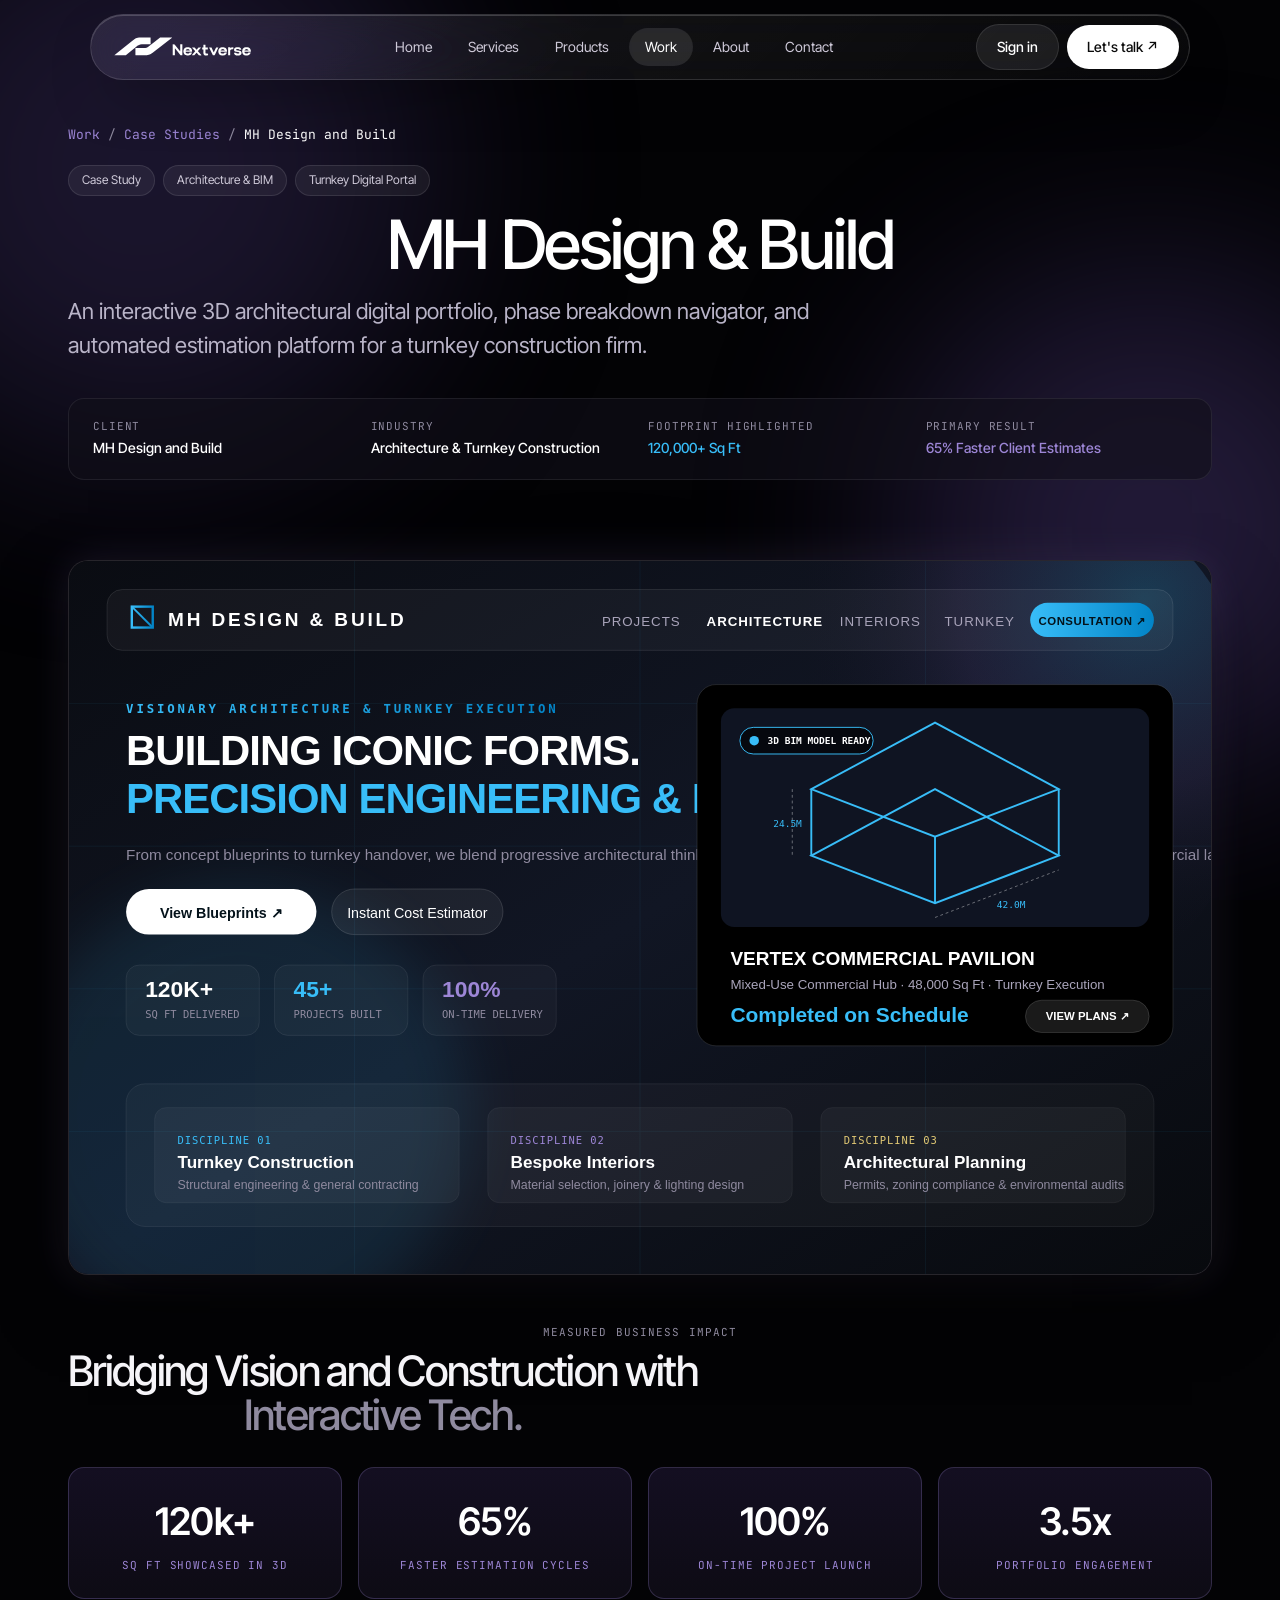
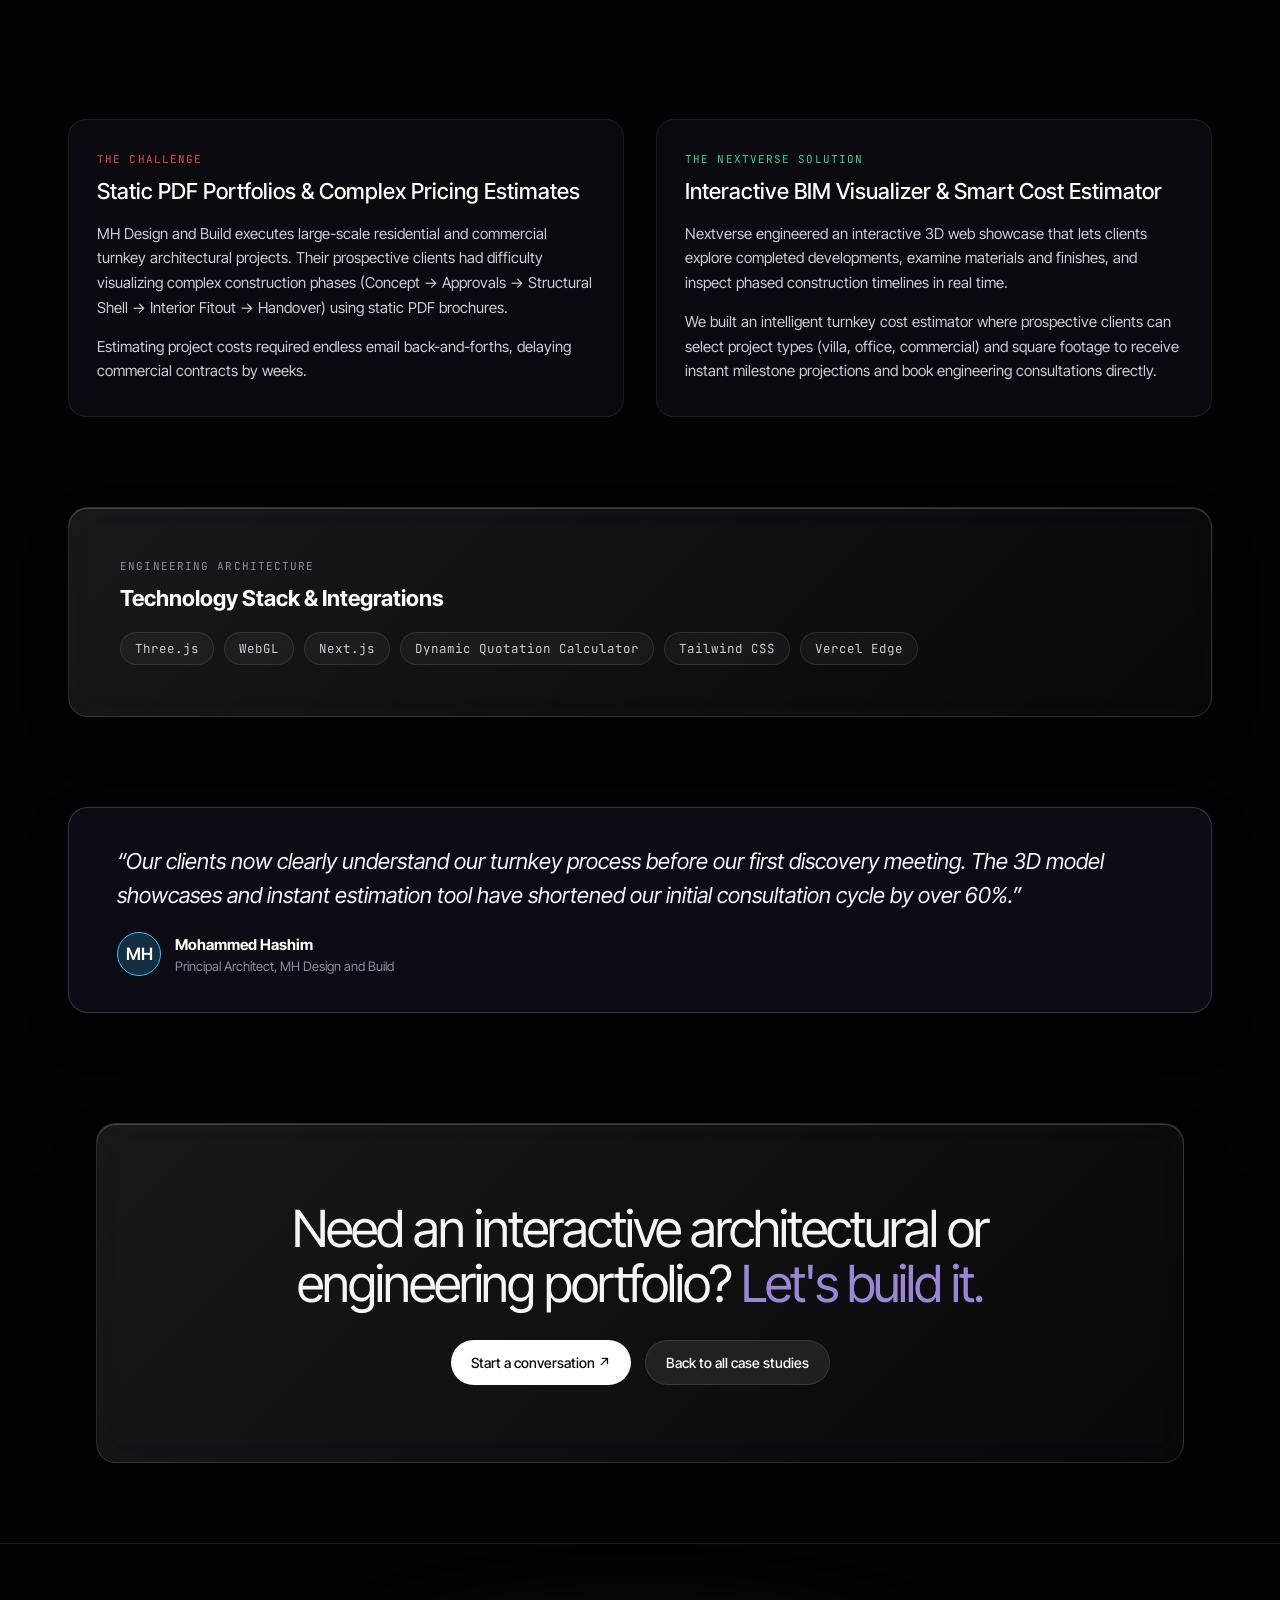
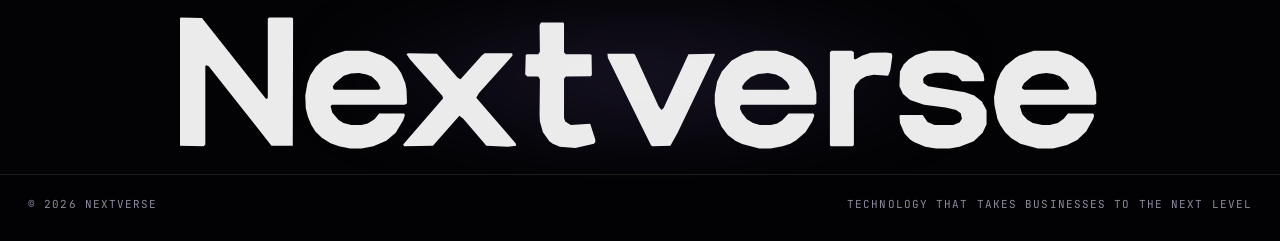
<file: case-study-mh-design.html>
<!DOCTYPE html><html lang="en"><head><meta charset="utf-8"><meta name="viewport" content="width=device-width,initial-scale=1,viewport-fit=cover"><title>MH Design and Build Case Study — Nextverse</title><link rel="icon" href="data:,"><link href="https://fonts.googleapis.com/css2?family=Inter+Tight:wght@400;500;600&family=JetBrains+Mono&display=swap" rel="stylesheet"><link rel="stylesheet" href="style.css"><script defer src="main.js"></script></head><body>
<svg width="0" height="0" style="position:absolute"><defs><path id="lg" d="M668.2 84.8 668.5 87.2 694.0 139.0 694.8 139.5 705.5 139.2 709.8 131.5 732.0 85.2 731.5 84.8 716.2 85.0 701.5 116.8 700.2 118.0 698.5 115.8 684.5 85.2 683.8 84.8ZM549.2 85.0 551.2 88.0 570.5 109.8 570.8 111.2 547.2 138.5 547.8 139.5 564.8 139.2 580.5 121.5 582.8 123.2 596.5 139.2 609.2 139.8 614.2 139.2 613.8 137.8 590.5 110.8 592.0 108.2 612.0 85.8 611.8 84.5 595.5 84.5 593.8 85.8 581.2 99.8 579.5 99.0 567.2 84.8 550.0 84.5ZM836.5 84.5 833.0 84.0 824.2 84.2 819.2 85.8 815.0 88.2 814.2 87.5 814.2 83.8 813.0 83.0 801.0 83.0 800.0 83.8 800.0 138.8 800.5 139.5 813.5 139.5 814.2 138.8 814.2 106.5 815.2 103.2 818.2 99.8 821.5 98.0 826.0 97.2 834.5 97.8 835.8 94.5 837.0 86.0ZM920.8 83.0 912.2 85.8 909.8 87.2 904.0 92.0 901.2 96.0 899.0 101.0 897.2 110.5 897.5 115.2 899.2 123.2 900.8 126.8 903.8 131.2 907.5 134.8 912.8 138.0 923.2 140.8 932.2 140.8 940.5 138.8 946.5 135.8 951.8 130.8 956.0 123.2 956.5 121.5 956.0 120.2 941.0 120.2 938.5 123.2 935.0 125.8 930.2 127.0 925.8 127.0 920.2 125.8 917.0 123.8 914.0 120.5 912.5 115.8 913.2 115.0 956.8 115.0 957.8 114.2 957.8 108.0 956.0 100.0 953.0 94.0 950.0 90.5 943.2 85.8 935.0 83.0ZM913.8 104.5 915.0 102.2 919.8 98.0 923.5 96.8 928.2 96.2 932.5 96.8 936.2 98.0 940.2 101.8 941.8 105.2 940.8 106.0 915.0 106.0 913.8 105.2ZM850.8 85.5 846.8 88.0 843.8 91.0 841.5 95.2 841.2 104.0 843.2 108.5 847.5 112.2 855.8 115.0 868.5 116.5 874.8 118.0 877.5 120.0 878.2 123.2 876.8 125.5 873.0 127.0 862.0 127.0 857.8 125.2 855.0 121.0 841.8 121.0 841.2 121.5 841.5 125.8 844.2 132.0 847.5 135.5 849.8 137.0 856.5 139.8 862.8 140.8 870.8 140.8 876.8 139.8 885.2 136.5 890.5 131.5 892.8 126.5 892.8 118.2 890.0 113.0 885.5 109.5 880.0 107.5 858.2 104.0 855.5 102.0 855.2 99.8 855.8 98.5 857.8 97.0 862.5 96.0 869.5 96.0 875.5 97.8 878.2 101.0 891.0 101.0 891.5 100.5 891.0 96.8 887.5 90.2 881.5 85.8 873.0 83.0 859.0 83.0ZM755.8 83.0 748.5 85.0 741.8 88.8 736.0 95.2 733.2 101.2 731.8 108.8 731.8 114.2 733.0 121.5 735.8 128.0 739.5 132.8 744.0 136.2 748.0 138.2 758.2 140.8 764.8 140.8 772.0 139.5 776.5 138.0 780.0 136.0 785.5 131.2 789.5 124.8 790.8 121.2 790.2 120.2 775.5 120.2 771.8 124.2 768.8 126.0 765.0 127.0 758.5 127.0 754.5 125.8 750.8 123.5 748.0 120.0 746.8 117.5 746.8 115.8 747.5 115.0 791.0 115.0 792.0 114.0 792.0 108.0 790.5 101.0 786.8 93.5 782.8 89.2 778.2 86.2 768.5 83.0ZM748.0 104.2 749.8 101.5 753.2 98.5 757.5 96.8 763.2 96.2 768.0 97.0 771.5 98.8 774.5 101.5 776.0 104.0 776.0 105.2 775.0 106.0 749.0 106.0 748.2 105.5ZM513.0 83.0 504.8 85.5 500.0 88.2 495.5 92.5 492.2 97.5 490.5 102.0 489.2 109.5 489.5 117.0 490.8 122.2 492.8 127.0 495.2 130.8 499.0 134.5 504.2 137.8 509.2 139.5 515.8 140.8 522.5 140.8 529.5 139.5 537.2 136.2 542.8 131.5 547.2 124.2 548.2 121.2 547.8 120.2 533.0 120.2 530.2 123.5 526.2 126.0 522.5 127.0 516.5 127.0 511.8 125.8 508.8 123.8 505.2 119.5 504.2 115.8 505.0 115.0 548.2 115.0 549.5 114.0 549.2 106.2 548.5 102.2 546.0 96.2 543.5 92.5 540.2 89.2 535.5 86.0 526.5 83.0ZM505.5 104.2 506.8 102.2 512.0 97.8 516.2 96.5 521.0 96.2 525.5 97.0 528.5 98.2 532.0 101.5 533.8 105.0 532.8 106.0 506.5 106.0 505.8 105.5ZM628.8 66.2 628.0 67.8 628.2 83.5 627.2 85.0 620.5 85.0 619.8 85.5 619.5 97.0 620.8 98.2 627.2 98.2 628.2 99.8 628.0 120.8 628.2 124.8 630.0 131.2 633.8 136.5 635.8 138.0 640.0 139.8 649.2 140.5 660.2 138.0 661.0 137.2 661.0 135.5 658.0 126.2 646.5 127.0 643.2 124.8 642.5 122.8 642.5 99.5 643.5 98.2 658.5 98.0 659.0 97.0 658.8 85.5 658.0 85.0 643.5 85.0 642.5 83.8 642.5 66.8 642.0 66.2ZM415.5 63.2 414.8 64.0 415.0 139.2 429.0 139.5 430.0 138.5 430.0 92.0 430.5 91.5 432.0 92.2 469.2 139.2 481.8 139.2 482.0 63.8 481.2 63.2 467.8 63.2 467.0 64.0 467.0 111.0 466.0 111.5 428.0 63.5ZM411.8 16.0 327.5 15.8 269.8 60.0 245.2 80.0 240.0 83.5 233.2 86.8 224.5 88.8 156.5 88.8 155.8 89.8 155.8 137.8 157.0 138.8 224.2 139.0 234.2 138.2 248.8 135.5 259.0 131.5 264.5 128.8 273.2 123.0 407.8 19.8ZM261.2 16.5 260.5 15.8 181.2 15.8 172.0 17.0 159.0 20.8 151.0 25.2 132.5 39.5 24.0 126.0 9.5 138.2 10.2 138.8 89.2 138.8 172.0 71.8 177.2 68.5 188.8 64.2 199.8 62.2 260.5 62.0 261.2 61.2Z"/></defs></svg><div class="orbs"><i></i><i></i><i></i></div>

<!-- Top Navigation -->
<nav class="glass"><a href="index.html" aria-label="Nextverse"><svg class="lg " viewBox="0 12 965 132" role="img" aria-label="Nextverse"><use href="#lg"/></svg></a><ul><li><a href="index.html">Home</a></li><li><a href="services.html">Services</a></li><li><a href="products.html">Products</a></li><li><a href="work.html" class=on>Work</a></li><li><a href="about.html">About</a></li><li><a href="contact.html">Contact</a></li></ul><div class="nav-acts"><a href="login.html" class="btn gl login-btn">Sign in</a><a class="btn" href="contact.html">Let's talk ↗</a></div></nav>

<main class="wrap">

  <!-- Breadcrumb & Header -->
  <header class="cs-hero rv">
    <div class="cs-breadcrumb">
      <a href="work.html">Work</a>
      <span>/</span>
      <a href="work.html#case-studies">Case Studies</a>
      <span>/</span>
      <span style="color:#fff">MH Design and Build</span>
    </div>

    <div class="tags" style="margin-bottom:14px">
      <span>Case Study</span>
      <span>Architecture &amp; BIM</span>
      <span>Turnkey Digital Portal</span>
    </div>

    <h1 style="font-size:clamp(36px,5.5vw,68px);font-weight:500;letter-spacing:-.035em;color:#fff;margin-bottom:16px">MH Design &amp; Build</h1>
    <p style="font-size:clamp(17px,2vw,22px);line-height:1.55;color:#b9b4c8;max-width:36em">An interactive 3D architectural digital portfolio, phase breakdown navigator, and automated estimation platform for a turnkey construction firm.</p>

    <!-- Project Metadata Bar -->
    <div class="cs-meta-bar">
      <div class="cs-meta-item">
        <span class="lbl">Client</span>
        <b>MH Design and Build</b>
      </div>
      <div class="cs-meta-item">
        <span class="lbl">Industry</span>
        <b>Architecture &amp; Turnkey Construction</b>
      </div>
      <div class="cs-meta-item">
        <span class="lbl">Footprint Highlighted</span>
        <b style="color:#38bdf8">120,000+ Sq Ft</b>
      </div>
      <div class="cs-meta-item">
        <span class="lbl">Primary Result</span>
        <b style="color:var(--v2)">65% Faster Client Estimates</b>
      </div>
    </div>
  </header>

  <!-- Large Visual Showcase -->
  <div class="cs-showcase-frame rv">
    <img src="mh-design.svg" alt="MH Design and Build architectural portfolio showcase">
  </div>

  <!-- Key Results Strip -->
  <section class="sec" style="padding-top:10px;padding-bottom:30px">
    <div class="lbl" style="text-align:center;margin-bottom:10px">Measured Business Impact</div>
    <h2 style="text-align:center;font-size:clamp(28px,3.5vw,42px);margin-bottom:28px">Bridging Vision and Construction with <span class="g">Interactive Tech.</span></h2>

    <div class="cs-stats-grid rv">
      <div class="cs-stat-card">
        <b>120k+</b>
        <span>SQ FT SHOWCASED IN 3D</span>
      </div>
      <div class="cs-stat-card">
        <b>65%</b>
        <span>FASTER ESTIMATION CYCLES</span>
      </div>
      <div class="cs-stat-card">
        <b>100%</b>
        <span>ON-TIME PROJECT LAUNCH</span>
      </div>
      <div class="cs-stat-card">
        <b>3.5x</b>
        <span>PORTFOLIO ENGAGEMENT</span>
      </div>
    </div>
  </section>

  <!-- Challenge vs Solution Grid -->
  <section class="sec" style="padding-top:20px;padding-bottom:40px">
    <div class="cs-grid-two rv">
      <div class="cs-block-card">
        <div class="lbl" style="color:#ef4444;margin-bottom:8px">The Challenge</div>
        <h3>Static PDF Portfolios &amp; Complex Pricing Estimates</h3>
        <p>MH Design and Build executes large-scale residential and commercial turnkey architectural projects. Their prospective clients had difficulty visualizing complex construction phases (Concept → Approvals → Structural Shell → Interior Fitout → Handover) using static PDF brochures.</p>
        <p>Estimating project costs required endless email back-and-forths, delaying commercial contracts by weeks.</p>
      </div>

      <div class="cs-block-card">
        <div class="lbl" style="color:#34d399;margin-bottom:8px">The Nextverse Solution</div>
        <h3>Interactive BIM Visualizer &amp; Smart Cost Estimator</h3>
        <p>Nextverse engineered an interactive 3D web showcase that lets clients explore completed developments, examine materials and finishes, and inspect phased construction timelines in real time.</p>
        <p>We built an intelligent turnkey cost estimator where prospective clients can select project types (villa, office, commercial) and square footage to receive instant milestone projections and book engineering consultations directly.</p>
      </div>
    </div>
  </section>

  <!-- Tech Stack -->
  <section class="sec" style="padding-top:10px;padding-bottom:30px">
    <div class="glass panel rv">
      <div class="lbl">Engineering Architecture</div>
      <h3 style="font-size:22px;color:#fff;margin:8px 0 16px">Technology Stack &amp; Integrations</h3>
      <div class="cs-tech-tags">
        <span class="cs-tech-pill">Three.js</span>
        <span class="cs-tech-pill">WebGL</span>
        <span class="cs-tech-pill">Next.js</span>
        <span class="cs-tech-pill">Dynamic Quotation Calculator</span>
        <span class="cs-tech-pill">Tailwind CSS</span>
        <span class="cs-tech-pill">Vercel Edge</span>
      </div>
    </div>
  </section>

  <!-- Client Testimonial -->
  <section class="sec" style="padding-top:10px;padding-bottom:40px">
    <div class="cs-quote-card rv">
      <p class="cs-quote-text">“Our clients now clearly understand our turnkey process before our first discovery meeting. The 3D model showcases and instant estimation tool have shortened our initial consultation cycle by over 60%.”</p>
      <div class="cs-quote-author">
        <div style="width:44px;height:44px;border-radius:50%;background:rgba(56,189,248,.2);border:1px solid #38bdf8;display:flex;align-items:center;justify-content:center;color:#fff;font-weight:600">MH</div>
        <div>
          <b>Mohammed Hashim</b>
          <span>Principal Architect, MH Design and Build</span>
        </div>
      </div>
    </div>
  </section>

  <!-- CTA Box -->
  <section class="sec" style="padding-top:20px;padding-bottom:80px">
    <div class="glass cta rv">
      <p>Need an interactive architectural or engineering portfolio? <span>Let's build it.</span></p>
      <div style="display:flex;gap:14px;justify-content:center;flex-wrap:wrap">
        <a class="btn" href="contact.html">Start a conversation ↗</a>
        <a class="btn gl" href="work.html">Back to all case studies</a>
      </div>
    </div>
  </section>

</main>

<!-- Footer -->
<footer class="ft"><div class="wrap"><div class="fbrand"><svg class="lg footer-static-wm" viewBox="415 60 545 84" role="img" aria-label="Nextverse"><use href="#lg"/></svg></div></div><div class="fbot"><span class="lbl">© 2026 Nextverse</span><span class="lbl">Technology that takes businesses to the next level</span></div></footer>

<!-- Mobile Bottom Dock -->
<nav class="mobile-dock" aria-label="Mobile navigation">
  <a href="index.html" class="dock-item">
    <svg viewBox="0 0 24 24" fill="none" stroke="currentColor" stroke-width="2" stroke-linecap="round" stroke-linejoin="round"><path d="M3 10.5L12 3l9 7.5V20a1 1 0 0 1-1 1h-5v-6h-6v6H4a1 1 0 0 1-1-1z"/></svg>
    <span>Home</span>
  </a>
  <a href="services.html" class="dock-item">
    <svg viewBox="0 0 24 24" fill="none" stroke="currentColor" stroke-width="2" stroke-linecap="round" stroke-linejoin="round"><rect x="2" y="3" width="20" height="14" rx="2"/><line x1="8" y1="21" x2="16" y2="21"/><line x1="12" y1="17" x2="12" y2="21"/></svg>
    <span>Services</span>
  </a>
  <a href="work.html" class="dock-item on">
    <svg viewBox="0 0 24 24" fill="none" stroke="currentColor" stroke-width="2" stroke-linecap="round" stroke-linejoin="round"><polygon points="12 2 2 7 12 12 22 7 12 2"/><polyline points="2 12 12 17 22 12"/><polyline points="2 17 12 22 22 17"/></svg>
    <span>Work</span>
  </a>
  <a href="about.html" class="dock-item">
    <svg viewBox="0 0 24 24" fill="none" stroke="currentColor" stroke-width="2" stroke-linecap="round" stroke-linejoin="round"><circle cx="12" cy="12" r="10"/><line x1="12" y1="16" x2="12" y2="12"/><line x1="12" y1="8" x2="12.01" y2="8"/></svg>
    <span>About</span>
  </a>
</nav>

</body></html>
</file>
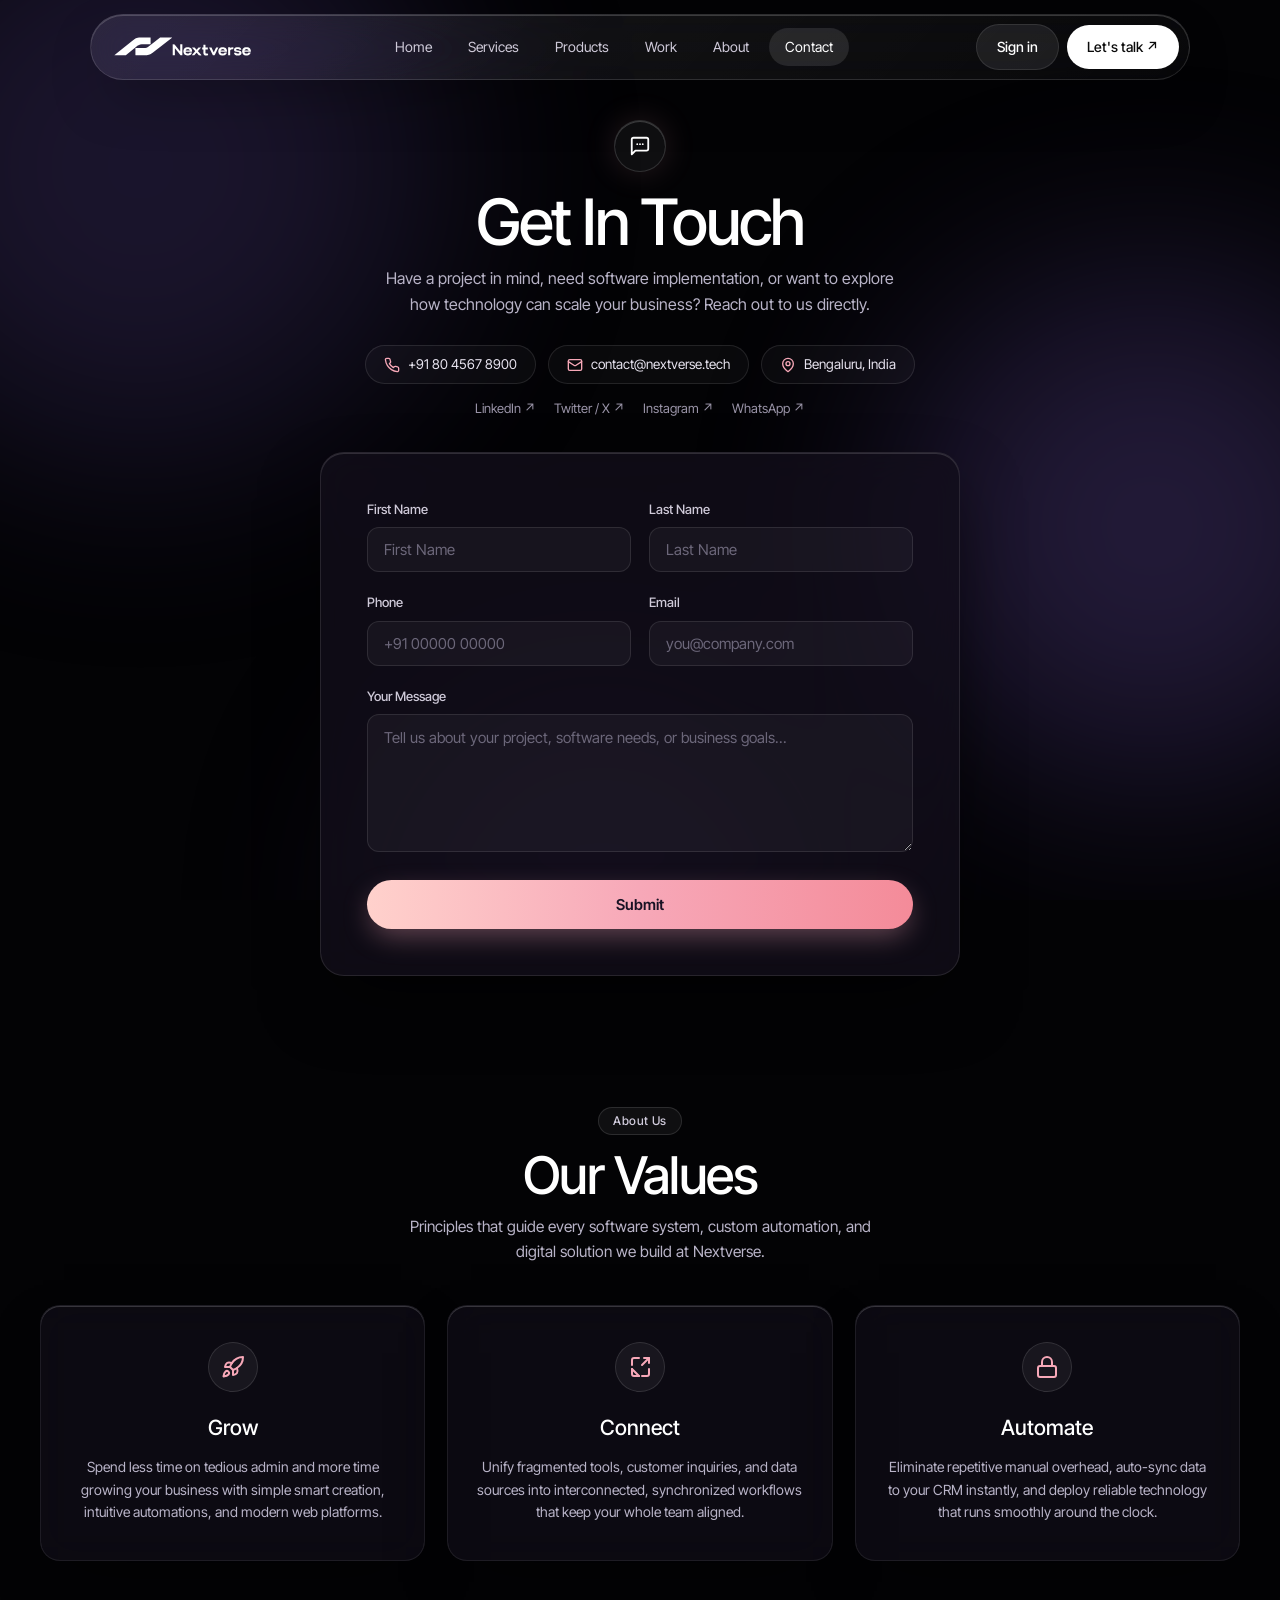
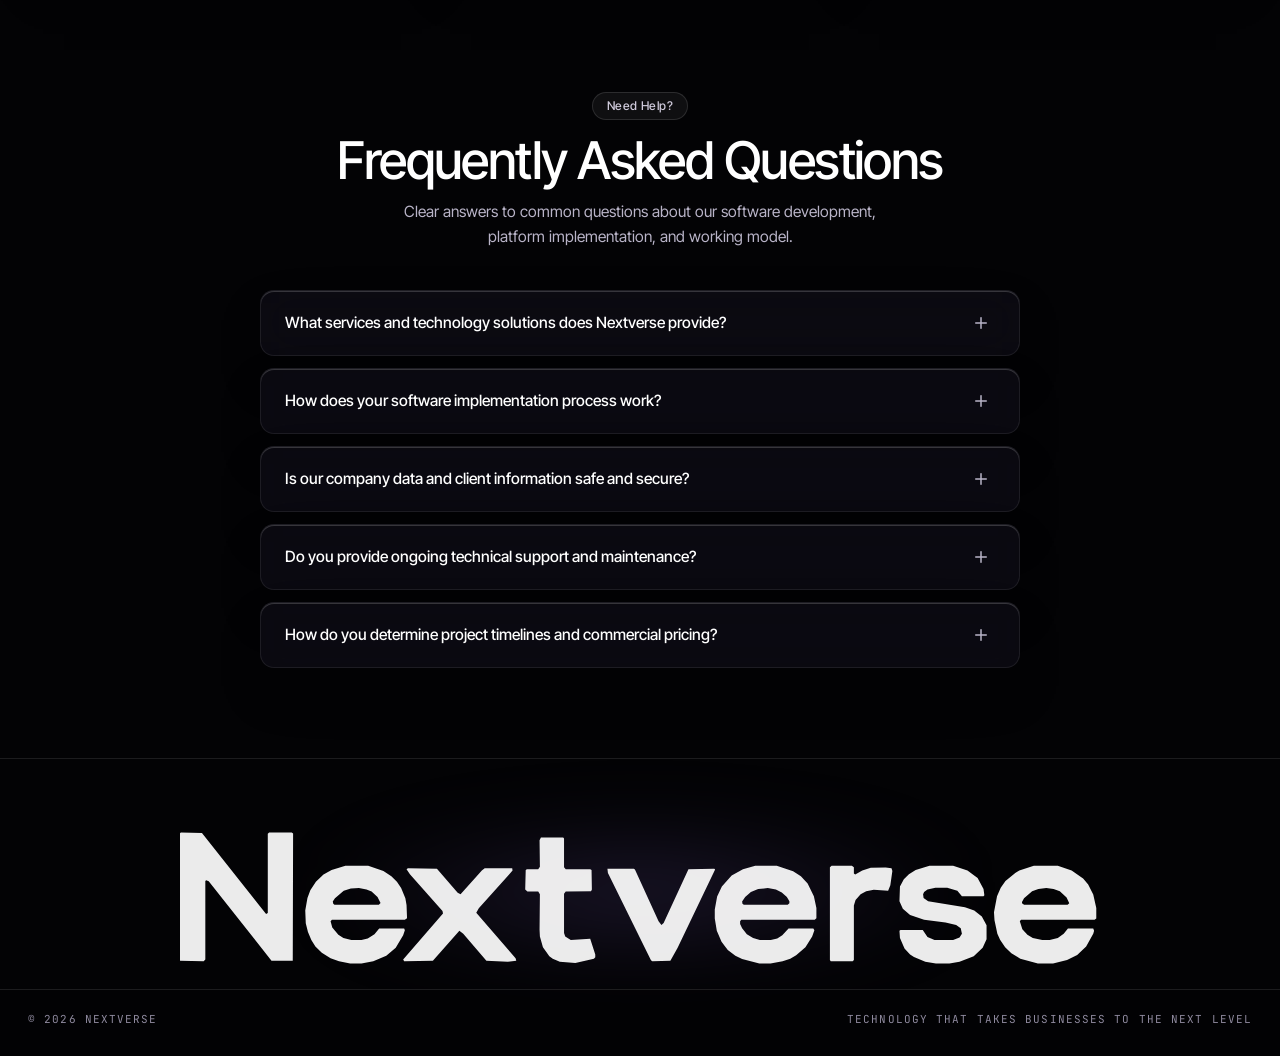
<file: contact.html>
<!DOCTYPE html><html lang="en"><head><meta charset="utf-8"><meta name="viewport" content="width=device-width,initial-scale=1,viewport-fit=cover"><title>Contact Us — Nextverse</title><link rel="icon" href="data:,"><link href="https://fonts.googleapis.com/css2?family=Inter+Tight:wght@400;500;600&family=JetBrains+Mono&display=swap" rel="stylesheet"><link rel="stylesheet" href="style.css"><script defer src="main.js"></script></head><body>
<svg width="0" height="0" style="position:absolute"><defs><path id="lg" d="M668.2 84.8 668.5 87.2 694.0 139.0 694.8 139.5 705.5 139.2 709.8 131.5 732.0 85.2 731.5 84.8 716.2 85.0 701.5 116.8 700.2 118.0 698.5 115.8 684.5 85.2 683.8 84.8ZM549.2 85.0 551.2 88.0 570.5 109.8 570.8 111.2 547.2 138.5 547.8 139.5 564.8 139.2 580.5 121.5 582.8 123.2 596.5 139.2 609.2 139.8 614.2 139.2 613.8 137.8 590.5 110.8 592.0 108.2 612.0 85.8 611.8 84.5 595.5 84.5 593.8 85.8 581.2 99.8 579.5 99.0 567.2 84.8 550.0 84.5ZM836.5 84.5 833.0 84.0 824.2 84.2 819.2 85.8 815.0 88.2 814.2 87.5 814.2 83.8 813.0 83.0 801.0 83.0 800.0 83.8 800.0 138.8 800.5 139.5 813.5 139.5 814.2 138.8 814.2 106.5 815.2 103.2 818.2 99.8 821.5 98.0 826.0 97.2 834.5 97.8 835.8 94.5 837.0 86.0ZM920.8 83.0 912.2 85.8 909.8 87.2 904.0 92.0 901.2 96.0 899.0 101.0 897.2 110.5 897.5 115.2 899.2 123.2 900.8 126.8 903.8 131.2 907.5 134.8 912.8 138.0 923.2 140.8 932.2 140.8 940.5 138.8 946.5 135.8 951.8 130.8 956.0 123.2 956.5 121.5 956.0 120.2 941.0 120.2 938.5 123.2 935.0 125.8 930.2 127.0 925.8 127.0 920.2 125.8 917.0 123.8 914.0 120.5 912.5 115.8 913.2 115.0 956.8 115.0 957.8 114.2 957.8 108.0 956.0 100.0 953.0 94.0 950.0 90.5 943.2 85.8 935.0 83.0ZM913.8 104.5 915.0 102.2 919.8 98.0 923.5 96.8 928.2 96.2 932.5 96.8 936.2 98.0 940.2 101.8 941.8 105.2 940.8 106.0 915.0 106.0 913.8 105.2ZM850.8 85.5 846.8 88.0 843.8 91.0 841.5 95.2 841.2 104.0 843.2 108.5 847.5 112.2 855.8 115.0 868.5 116.5 874.8 118.0 877.5 120.0 878.2 123.2 876.8 125.5 873.0 127.0 862.0 127.0 857.8 125.2 855.0 121.0 841.8 121.0 841.2 121.5 841.5 125.8 844.2 132.0 847.5 135.5 849.8 137.0 856.5 139.8 862.8 140.8 870.8 140.8 876.8 139.8 885.2 136.5 890.5 131.5 892.8 126.5 892.8 118.2 890.0 113.0 885.5 109.5 880.0 107.5 858.2 104.0 855.5 102.0 855.2 99.8 855.8 98.5 857.8 97.0 862.5 96.0 869.5 96.0 875.5 97.8 878.2 101.0 891.0 101.0 891.5 100.5 891.0 96.8 887.5 90.2 881.5 85.8 873.0 83.0 859.0 83.0ZM755.8 83.0 748.5 85.0 741.8 88.8 736.0 95.2 733.2 101.2 731.8 108.8 731.8 114.2 733.0 121.5 735.8 128.0 739.5 132.8 744.0 136.2 748.0 138.2 758.2 140.8 764.8 140.8 772.0 139.5 776.5 138.0 780.0 136.0 785.5 131.2 789.5 124.8 790.8 121.2 790.2 120.2 775.5 120.2 771.8 124.2 768.8 126.0 765.0 127.0 758.5 127.0 754.5 125.8 750.8 123.5 748.0 120.0 746.8 117.5 746.8 115.8 747.5 115.0 791.0 115.0 792.0 114.0 792.0 108.0 790.5 101.0 786.8 93.5 782.8 89.2 778.2 86.2 768.5 83.0ZM748.0 104.2 749.8 101.5 753.2 98.5 757.5 96.8 763.2 96.2 768.0 97.0 771.5 98.8 774.5 101.5 776.0 104.0 776.0 105.2 775.0 106.0 749.0 106.0 748.2 105.5ZM513.0 83.0 504.8 85.5 500.0 88.2 495.5 92.5 492.2 97.5 490.5 102.0 489.2 109.5 489.5 117.0 490.8 122.2 492.8 127.0 495.2 130.8 499.0 134.5 504.2 137.8 509.2 139.5 515.8 140.8 522.5 140.8 529.5 139.5 537.2 136.2 542.8 131.5 547.2 124.2 548.2 121.2 547.8 120.2 533.0 120.2 530.2 123.5 526.2 126.0 522.5 127.0 516.5 127.0 511.8 125.8 508.8 123.8 505.2 119.5 504.2 115.8 505.0 115.0 548.2 115.0 549.5 114.0 549.2 106.2 548.5 102.2 546.0 96.2 543.5 92.5 540.2 89.2 535.5 86.0 526.5 83.0ZM505.5 104.2 506.8 102.2 512.0 97.8 516.2 96.5 521.0 96.2 525.5 97.0 528.5 98.2 532.0 101.5 533.8 105.0 532.8 106.0 506.5 106.0 505.8 105.5ZM628.8 66.2 628.0 67.8 628.2 83.5 627.2 85.0 620.5 85.0 619.8 85.5 619.5 97.0 620.8 98.2 627.2 98.2 628.2 99.8 628.0 120.8 628.2 124.8 630.0 131.2 633.8 136.5 635.8 138.0 640.0 139.8 649.2 140.5 660.2 138.0 661.0 137.2 661.0 135.5 658.0 126.2 646.5 127.0 643.2 124.8 642.5 122.8 642.5 99.5 643.5 98.2 658.5 98.0 659.0 97.0 658.8 85.5 658.0 85.0 643.5 85.0 642.5 83.8 642.5 66.8 642.0 66.2ZM415.5 63.2 414.8 64.0 415.0 139.2 429.0 139.5 430.0 138.5 430.0 92.0 430.5 91.5 432.0 92.2 469.2 139.2 481.8 139.2 482.0 63.8 481.2 63.2 467.8 63.2 467.0 64.0 467.0 111.0 466.0 111.5 428.0 63.5ZM411.8 16.0 327.5 15.8 269.8 60.0 245.2 80.0 240.0 83.5 233.2 86.8 224.5 88.8 156.5 88.8 155.8 89.8 155.8 137.8 157.0 138.8 224.2 139.0 234.2 138.2 248.8 135.5 259.0 131.5 264.5 128.8 273.2 123.0 407.8 19.8ZM261.2 16.5 260.5 15.8 181.2 15.8 172.0 17.0 159.0 20.8 151.0 25.2 132.5 39.5 24.0 126.0 9.5 138.2 10.2 138.8 89.2 138.8 172.0 71.8 177.2 68.5 188.8 64.2 199.8 62.2 260.5 62.0 261.2 61.2Z"/></defs></svg><div class="orbs"><i></i><i></i><i></i></div>

<!-- Top Navigation -->
<nav class="glass"><a href="index.html" aria-label="Nextverse"><svg class="lg " viewBox="0 12 965 132" role="img" aria-label="Nextverse"><use href="#lg"/></svg></a><ul><li><a href="index.html">Home</a></li><li><a href="services.html">Services</a></li><li><a href="products.html">Products</a></li><li><a href="work.html">Work</a></li><li><a href="about.html">About</a></li><li><a href="contact.html" class=on>Contact</a></li></ul><div class="nav-acts"><a href="login.html" class="btn gl login-btn">Sign in</a><a class="btn" href="contact.html">Let's talk ↗</a></div></nav>

<main>
  <!-- 1. GET IN TOUCH SECTION -->
  <section class="wrap sec touch-hero-sec">
    <!-- Centered Speech Bubble Icon -->
    <div class="touch-icon-wrap rv">
      <div class="touch-icon-bubble">
        <svg viewBox="0 0 24 24" width="22" height="22" fill="none" stroke="currentColor" stroke-width="2" stroke-linecap="round" stroke-linejoin="round">
          <path d="M21 15a2 2 0 0 1-2 2H7l-4 4V5a2 2 0 0 1 2-2h14a2 2 0 0 1 2 2z"></path>
          <line x1="9" y1="10" x2="9.01" y2="10"></line>
          <line x1="12" y1="10" x2="12.01" y2="10"></line>
          <line x1="15" y1="10" x2="15.01" y2="10"></line>
        </svg>
      </div>
    </div>

    <!-- Heading & Subtitle -->
    <div class="touch-header rv">
      <h1>Get In Touch</h1>
      <p>Have a project in mind, need software implementation, or want to explore how technology can scale your business? Reach out to us directly.</p>
    </div>

    <!-- Contact Info Chips Bar -->
    <div class="touch-chips rv">
      <a href="tel:+918045678900" class="touch-chip">
        <svg viewBox="0 0 24 24" width="16" height="16" fill="none" stroke="currentColor" stroke-width="2" stroke-linecap="round" stroke-linejoin="round">
          <path d="M22 16.92v3a2 2 0 0 1-2.18 2 19.79 19.79 0 0 1-8.63-3.07 19.5 19.5 0 0 1-6-6 19.79 19.79 0 0 1-3.07-8.67A2 2 0 0 1 4.11 2h3a2 2 0 0 1 2 1.72 12.84 12.84 0 0 0 .7 2.81 2 2 0 0 1-.45 2.11L8.09 9.91a16 16 0 0 0 6 6l1.27-1.27a2 2 0 0 1 2.11-.45 12.84 12.84 0 0 0 2.81.7A2 2 0 0 1 22 16.92z"></path>
        </svg>
        <span>+91 80 4567 8900</span>
      </a>

      <a href="mailto:contact@nextverse.tech" class="touch-chip">
        <svg viewBox="0 0 24 24" width="16" height="16" fill="none" stroke="currentColor" stroke-width="2" stroke-linecap="round" stroke-linejoin="round">
          <rect x="2" y="4" width="20" height="16" rx="2"></rect>
          <path d="m22 7-8.97 5.7a1.94 1.94 0 0 1-2.06 0L2 7"></path>
        </svg>
        <span>contact@nextverse.tech</span>
      </a>

      <div class="touch-chip">
        <svg viewBox="0 0 24 24" width="16" height="16" fill="none" stroke="currentColor" stroke-width="2" stroke-linecap="round" stroke-linejoin="round">
          <path d="M20 10c0 6-8 12-8 12s-8-6-8-12a8 8 0 0 1 16 0Z"></path>
          <circle cx="12" cy="10" r="3"></circle>
        </svg>
        <span>Bengaluru, India</span>
      </div>
    </div>

    <!-- Social Links Row -->
    <div class="touch-socials rv">
      <a href="https://linkedin.com" target="_blank" rel="noopener">LinkedIn ↗</a>
      <a href="https://twitter.com" target="_blank" rel="noopener">Twitter / X ↗</a>
      <a href="https://instagram.com" target="_blank" rel="noopener">Instagram ↗</a>
      <a href="https://wa.me/" target="_blank" rel="noopener">WhatsApp ↗</a>
    </div>

    <!-- Centered Form Card -->
    <div class="glass touch-form-card rv">
      <div id="form-body">
        <form id="contact-form" onsubmit="handleContactSubmit(event)">
          <!-- Row 1: First Name & Last Name -->
          <div class="touch-form-grid">
            <div class="form-group">
              <label class="form-label" for="user-first-name">First Name</label>
              <input type="text" id="user-first-name" class="form-input" placeholder="First Name" required>
            </div>
            <div class="form-group">
              <label class="form-label" for="user-last-name">Last Name</label>
              <input type="text" id="user-last-name" class="form-input" placeholder="Last Name" required>
            </div>
          </div>

          <!-- Row 2: Phone & Email -->
          <div class="touch-form-grid">
            <div class="form-group">
              <label class="form-label" for="user-phone">Phone</label>
              <input type="tel" id="user-phone" class="form-input" placeholder="+91 00000 00000">
            </div>
            <div class="form-group">
              <label class="form-label" for="user-email">Email</label>
              <input type="email" id="user-email" class="form-input" placeholder="you@company.com" required>
            </div>
          </div>

          <!-- Row 3: Your Message -->
          <div class="form-group">
            <label class="form-label" for="user-msg">Your Message</label>
            <textarea id="user-msg" class="form-textarea" placeholder="Tell us about your project, software needs, or business goals..." rows="5" required></textarea>
          </div>

          <!-- Gradient Submit Button -->
          <button type="submit" class="touch-submit-btn">Submit</button>
        </form>
      </div>

      <!-- Success State -->
      <div id="form-success" class="form-success-box" style="padding:32px 18px">
        <div style="width:52px;height:52px;border-radius:50%;background:rgba(247,168,184,.15);border:1px solid #f7a8b8;margin:0 auto 16px;display:flex;align-items:center;justify-content:center;color:#f7a8b8">
          <svg viewBox="0 0 24 24" width="26" height="26" fill="none" stroke="currentColor" stroke-width="2.5" stroke-linecap="round" stroke-linejoin="round"><polyline points="20 6 9 17 4 12"/></svg>
        </div>
        <h3 style="font-size:22px;font-weight:500;color:#fff;margin-bottom:8px">Message Received!</h3>
        <p style="color:#cfcad9;font-size:14.5px;line-height:1.6;margin:0 auto 20px;max-width:26em">Thank you for getting in touch. Our engineering and strategy team will review your message and reply within 24 hours.</p>
        <button type="button" class="btn gl" onclick="resetContactForm()">Send another message</button>
      </div>
    </div>
  </section>

  <!-- 2. OUR VALUES SECTION -->
  <section class="wrap sec values-sec">
    <div class="section-center-head rv">
      <div class="pill-tag">About Us</div>
      <h2>Our Values</h2>
      <p>Principles that guide every software system, custom automation, and digital solution we build at Nextverse.</p>
    </div>

    <div class="values-grid">
      <!-- Card 1: Grow -->
      <div class="glass value-card rv">
        <div class="value-icon-wrap">
          <svg viewBox="0 0 24 24" width="24" height="24" fill="none" stroke="currentColor" stroke-width="2" stroke-linecap="round" stroke-linejoin="round">
            <path d="M4.5 16.5c-1.5 1.26-2 5-2 5s3.74-.5 5-2c.71-.84.7-2.13-.09-2.91a2.18 2.18 0 0 0-2.91-.09z"></path>
            <path d="m12 15-3-3a22 22 0 0 1 2-3.95A12.88 12.88 0 0 1 22 2c0 2.72-.78 7.5-6 11a22.35 22.35 0 0 1-4 2z"></path>
            <path d="M9 12H4s.55-3.03 2-4c1.62-1.08 5 0 5 0"></path>
            <path d="M12 15v5s3.03-.55 4-2c1.08-1.62 0-5 0-5"></path>
          </svg>
        </div>
        <h3>Grow</h3>
        <p>Spend less time on tedious admin and more time growing your business with simple smart creation, intuitive automations, and modern web platforms.</p>
      </div>

      <!-- Card 2: Connect -->
      <div class="glass value-card rv">
        <div class="value-icon-wrap">
          <svg viewBox="0 0 24 24" width="24" height="24" fill="none" stroke="currentColor" stroke-width="2" stroke-linecap="round" stroke-linejoin="round">
            <path d="M16 3h5v5"></path>
            <path d="m21 3-7 7"></path>
            <path d="M4 14v5a2 2 0 0 0 2 2h5"></path>
            <path d="m11 21-7-7"></path>
            <path d="M21 14v5a2 2 0 0 1-2 2h-5"></path>
            <path d="M4 10V5a2 2 0 0 1 2-2h5"></path>
          </svg>
        </div>
        <h3>Connect</h3>
        <p>Unify fragmented tools, customer inquiries, and data sources into interconnected, synchronized workflows that keep your whole team aligned.</p>
      </div>

      <!-- Card 3: Automate -->
      <div class="glass value-card rv">
        <div class="value-icon-wrap">
          <svg viewBox="0 0 24 24" width="24" height="24" fill="none" stroke="currentColor" stroke-width="2" stroke-linecap="round" stroke-linejoin="round">
            <rect x="3" y="11" width="18" height="11" rx="2" ry="2"></rect>
            <path d="m7 11V7a5 5 0 0 1 10 0v4"></path>
          </svg>
        </div>
        <h3>Automate</h3>
        <p>Eliminate repetitive manual overhead, auto-sync data to your CRM instantly, and deploy reliable technology that runs smoothly around the clock.</p>
      </div>
    </div>
  </section>

  <!-- 3. FREQUENTLY ASKED QUESTIONS SECTION -->
  <section class="wrap sec faq-sec">
    <div class="section-center-head rv">
      <div class="pill-tag">Need Help?</div>
      <h2>Frequently Asked Questions</h2>
      <p>Clear answers to common questions about our software development, platform implementation, and working model.</p>
    </div>

    <div class="faq-list rv">
      <div class="glass faq-item">
        <button class="faq-header" type="button" aria-expanded="false" onclick="toggleFaq(this)">
          <span>What services and technology solutions does Nextverse provide?</span>
          <div class="faq-icon-box">
            <svg viewBox="0 0 24 24" width="18" height="18" fill="none" stroke="currentColor" stroke-width="2" stroke-linecap="round" stroke-linejoin="round"><line x1="12" y1="5" x2="12" y2="19"></line><line x1="5" y1="12" x2="19" y2="12"></line></svg>
          </div>
        </button>
        <div class="faq-answer">
          <div class="faq-answer-inner">
            Nextverse offers end-to-end technology solutions: custom web and software engineering, software implementation &amp; configuration (including Zoho and enterprise platforms), AI automation workflows, and proprietary SaaS products like Field CRM.
          </div>
        </div>
      </div>

      <div class="glass faq-item">
        <button class="faq-header" type="button" aria-expanded="false" onclick="toggleFaq(this)">
          <span>How does your software implementation process work?</span>
          <div class="faq-icon-box">
            <svg viewBox="0 0 24 24" width="18" height="18" fill="none" stroke="currentColor" stroke-width="2" stroke-linecap="round" stroke-linejoin="round"><line x1="12" y1="5" x2="12" y2="19"></line><line x1="5" y1="12" x2="19" y2="12"></line></svg>
          </div>
        </button>
        <div class="faq-answer">
          <div class="faq-answer-inner">
            We focus on practical utility rather than unnecessary complexity. We analyze your operational problem first, select and configure the right platform capabilities (such as Zoho), integrate them into your existing processes, and ensure your team can operate them smoothly.
          </div>
        </div>
      </div>

      <div class="glass faq-item">
        <button class="faq-header" type="button" aria-expanded="false" onclick="toggleFaq(this)">
          <span>Is our company data and client information safe and secure?</span>
          <div class="faq-icon-box">
            <svg viewBox="0 0 24 24" width="18" height="18" fill="none" stroke="currentColor" stroke-width="2" stroke-linecap="round" stroke-linejoin="round"><line x1="12" y1="5" x2="12" y2="19"></line><line x1="5" y1="12" x2="19" y2="12"></line></svg>
          </div>
        </button>
        <div class="faq-answer">
          <div class="faq-answer-inner">
            Security and privacy are non-negotiable. All systems we engineer follow industry-standard encryption, strict access control permissions, and secure credential handling. We sign NDAs and never share client data with third parties.
          </div>
        </div>
      </div>

      <div class="glass faq-item">
        <button class="faq-header" type="button" aria-expanded="false" onclick="toggleFaq(this)">
          <span>Do you provide ongoing technical support and maintenance?</span>
          <div class="faq-icon-box">
            <svg viewBox="0 0 24 24" width="18" height="18" fill="none" stroke="currentColor" stroke-width="2" stroke-linecap="round" stroke-linejoin="round"><line x1="12" y1="5" x2="12" y2="19"></line><line x1="5" y1="12" x2="19" y2="12"></line></svg>
          </div>
        </button>
        <div class="faq-answer">
          <div class="faq-answer-inner">
            Yes. We offer continuous post-launch support, monitoring, security updates, and feature expansions. You will have direct access to our technical team whenever questions or enhancements arise.
          </div>
        </div>
      </div>

      <div class="glass faq-item">
        <button class="faq-header" type="button" aria-expanded="false" onclick="toggleFaq(this)">
          <span>How do you determine project timelines and commercial pricing?</span>
          <div class="faq-icon-box">
            <svg viewBox="0 0 24 24" width="18" height="18" fill="none" stroke="currentColor" stroke-width="2" stroke-linecap="round" stroke-linejoin="round"><line x1="12" y1="5" x2="12" y2="19"></line><line x1="5" y1="12" x2="19" y2="12"></line></svg>
          </div>
        </button>
        <div class="faq-answer">
          <div class="faq-answer-inner">
            Each project is scoped based on your specific requirements, system integrations, and functional depth. After an initial discovery discussion, we provide a transparent, milestone-based quote with realistic delivery timelines.
          </div>
        </div>
      </div>
    </div>
  </section>
</main>

<!-- Footer -->
<footer class="ft"><div class="wrap"><div class="fbrand"><svg class="lg footer-static-wm" viewBox="415 60 545 84" role="img" aria-label="Nextverse"><use href="#lg"/></svg></div></div><div class="fbot"><span class="lbl">© 2026 Nextverse</span><span class="lbl">Technology that takes businesses to the next level</span></div></footer>

<!-- Mobile Bottom Dock -->
<nav class="mobile-dock" aria-label="Mobile navigation">
  <a href="index.html" class="dock-item">
    <svg viewBox="0 0 24 24" fill="none" stroke="currentColor" stroke-width="2" stroke-linecap="round" stroke-linejoin="round"><path d="M3 10.5L12 3l9 7.5V20a1 1 0 0 1-1 1h-5v-6h-6v6H4a1 1 0 0 1-1-1z"/></svg>
    <span>Home</span>
  </a>
  <a href="services.html" class="dock-item">
    <svg viewBox="0 0 24 24" fill="none" stroke="currentColor" stroke-width="2" stroke-linecap="round" stroke-linejoin="round"><rect x="2" y="3" width="20" height="14" rx="2"/><line x1="8" y1="21" x2="16" y2="21"/><line x1="12" y1="17" x2="12" y2="21"/></svg>
    <span>Services</span>
  </a>
  <a href="work.html" class="dock-item">
    <svg viewBox="0 0 24 24" fill="none" stroke="currentColor" stroke-width="2" stroke-linecap="round" stroke-linejoin="round"><polygon points="12 2 2 7 12 12 22 7 12 2"/><polyline points="2 12 12 17 22 12"/><polyline points="2 17 12 22 22 17"/></svg>
    <span>Work</span>
  </a>
  <a href="about.html" class="dock-item">
    <svg viewBox="0 0 24 24" fill="none" stroke="currentColor" stroke-width="2" stroke-linecap="round" stroke-linejoin="round"><circle cx="12" cy="12" r="10"/><line x1="12" y1="16" x2="12" y2="12"/><line x1="12" y1="8" x2="12.01" y2="8"/></svg>
    <span>About</span>
  </a>
</nav>

<script>
  function handleContactSubmit(e){
    e.preventDefault();
    document.getElementById('form-body').style.display = 'none';
    var successBox = document.getElementById('form-success');
    successBox.classList.add('show');
  }

  function resetContactForm(){
    document.getElementById('contact-form').reset();
    document.getElementById('form-body').style.display = 'block';
    document.getElementById('form-success').classList.remove('show');
  }

  function toggleFaq(btn){
    var item = btn.closest('.faq-item');
    var answer = item.querySelector('.faq-answer');
    var isOpen = item.classList.contains('active');

    document.querySelectorAll('.faq-item').forEach(function(el){
      if(el !== item){
        el.classList.remove('active');
        el.querySelector('.faq-answer').style.maxHeight = null;
        el.querySelector('.faq-header').setAttribute('aria-expanded', 'false');
      }
    });

    if(!isOpen){
      item.classList.add('active');
      answer.style.maxHeight = answer.scrollHeight + 'px';
      btn.setAttribute('aria-expanded', 'true');
    } else {
      item.classList.remove('active');
      answer.style.maxHeight = null;
      btn.setAttribute('aria-expanded', 'false');
    }
  }
</script>
</body></html>
</file>
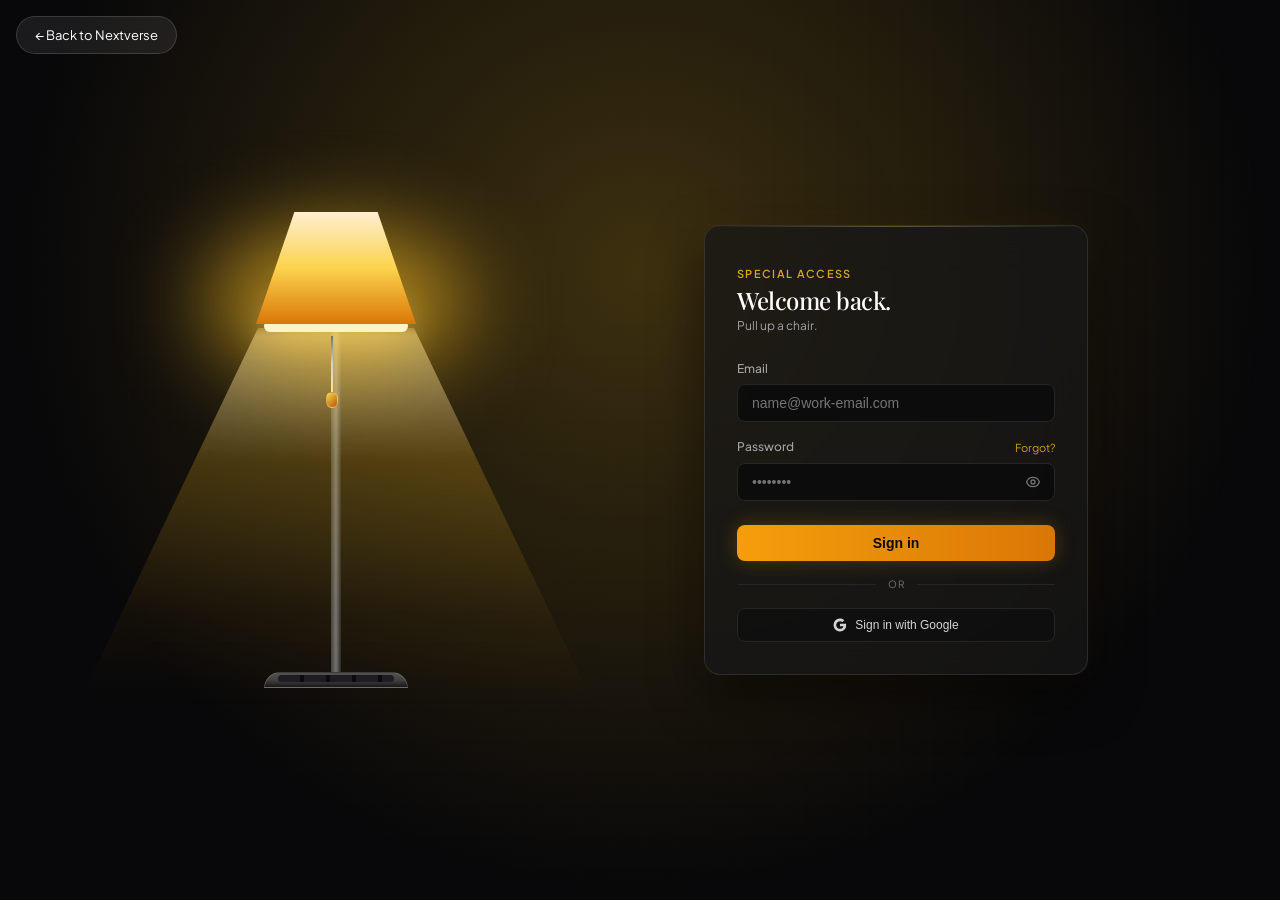
<file: login.html>
<!DOCTYPE html>
<html lang="en">
<head>
  <meta charset="UTF-8" />
  <meta name="viewport" content="width=device-width, initial-scale=1, viewport-fit=cover" />
  <title>Sign in — Nextverse</title>
  <link rel="icon" href="data:,">
  <link rel="preconnect" href="https://fonts.googleapis.com">
  <link rel="preconnect" href="https://fonts.gstatic.com" crossorigin>
  <link href="https://fonts.googleapis.com/css2?family=Playfair+Display:wght@500;600&family=Plus+Jakarta+Sans:wght@400;500;600&display=swap" rel="stylesheet">
  <link rel="stylesheet" href="style.css">
  <style>
    body {
      margin: 0; min-height: 100vh; background: #08080a; color: #e5e5e5;
      font-family: 'Plus Jakarta Sans', system-ui, sans-serif;
      display: flex; align-items: center; justify-content: center;
      position: relative; overflow-x: hidden; user-select: none;
    }
    #ambient {
      position: fixed; inset: 0; pointer-events: none; opacity: 0;
      background: radial-gradient(circle at 50% 30%, rgba(251,191,36,0.22), transparent 70%);
      transition: opacity .7s ease;
    }
    #grid {
      position: fixed; inset: 0; pointer-events: none; opacity: .04;
      background-image: linear-gradient(rgba(255,255,255,0.15) 1px, transparent 1px), linear-gradient(90deg, rgba(255,255,255,0.15) 1px, transparent 1px);
      background-size: 32px 32px;
    }
    .back-btn {
      position: fixed; top: calc(16px + env(safe-area-inset-top, 0px)); left: 16px; z-index: 50;
      display: inline-flex; align-items: center; gap: 8px;
      padding: 8px 18px; border-radius: 99px;
      background: rgba(255,255,255,.08); border: 1px solid rgba(255,255,255,.14);
      color: #fff; font-size: 13px; text-decoration: none; transition: .25s;
      backdrop-filter: blur(12px); -webkit-backdrop-filter: blur(12px);
    }
    .back-btn:hover { background: rgba(255,255,255,.18); transform: translateX(-2px); }
  </style>
</head>
<body class="lamp-on on">
  <a href="index.html" class="back-btn">← Back to Nextverse</a>
  <div id="ambient"></div>
  <div id="grid"></div>

  <main class="lamp-stage">
    <!-- FLOOR LAMP -->
    <div class="lamp">
      <div class="cone"></div>
      <button type="button" id="lamp-btn" class="head" aria-pressed="true" aria-label="Pull the lamp chain to turn the light off" onclick="toggleLight()">
        <span class="glow"></span>
        <span class="shade"></span>
        <span class="rim"></span>
        <span class="chain-wrap">
          <span id="chain" class="chain"><span class="link"></span><span class="knob"></span></span>
        </span>
      </button>
      <div class="stand"></div>
      <div class="base"></div>
    </div>

    <!-- LOGIN CARD -->
    <div class="card-wrap">
      <div id="hint">Pull the chain to sign in</div>
      <div id="login-card">
        <div style="position:absolute;left:0;right:0;top:0;height:1px;background:linear-gradient(90deg,transparent,rgba(253,230,138,.3),transparent)"></div>

        <div style="margin-bottom:24px">
          <span class="lamp-badge">Special Access</span>
          <h2 class="lamp-serif lamp-card-title">Welcome back.</h2>
          <p class="lamp-card-sub">Pull up a chair.</p>
        </div>

        <form onsubmit="event.preventDefault();">
          <div class="lamp-group">
            <label for="email" class="lamp-lbl">Email</label>
            <input id="email" type="email" autocomplete="email" placeholder="name@work-email.com" class="lamp-input" required />
          </div>

          <div class="lamp-group">
            <div style="display:flex;justify-content:space-between;align-items:center;margin-bottom:6px">
              <label for="password-input" class="lamp-lbl" style="margin-bottom:0">Password</label>
              <a href="#" style="font-size:11px;color:rgba(251,191,36,.8);text-decoration:none">Forgot?</a>
            </div>
            <div style="position:relative">
              <input id="password-input" type="password" autocomplete="current-password" placeholder="••••••••" class="lamp-input" style="padding-right:40px" required />
              <button type="button" aria-label="Show password" onclick="togglePasswordVisibility()" style="position:absolute;right:10px;top:50%;transform:translateY(-50%);background:none;border:none;color:#737373;cursor:pointer;display:flex;align-items:center;padding:4px">
                <svg id="eye-icon" style="width:16px;height:16px" fill="none" stroke="currentColor" viewBox="0 0 24 24"></svg>
              </button>
            </div>
          </div>

          <button type="submit" class="lamp-submit-btn">
            Sign in
          </button>

          <div class="lamp-or">
            <div class="lamp-or-line"></div>
            <span class="lamp-or-text">or</span>
            <div class="lamp-or-line"></div>
          </div>

          <button type="button" class="lamp-google-btn">
            <svg style="width:14px;height:14px" viewBox="0 0 24 24">
              <path fill="currentColor" d="M22.56 12.25c0-.78-.07-1.53-.2-2.25H12v4.26h5.92c-.26 1.37-1.04 2.53-2.21 3.31v2.77h3.57c2.08-1.92 3.28-4.74 3.28-8.09z"/>
              <path fill="currentColor" d="M12 23c2.97 0 5.46-.98 7.28-2.66l-3.57-2.77c-.98.66-2.23 1.06-3.71 1.06-2.86 0-5.29-1.93-6.16-4.53H2.18v2.84C3.99 20.53 7.7 23 12 23z"/>
              <path fill="currentColor" d="M5.84 14.09c-.22-.66-.35-1.36-.35-2.09s.13-1.43.35-2.09V7.06H2.18C1.43 8.55 1 10.22 1 12s.43 3.45 1.18 4.94l2.85-2.22.81-.63z"/>
              <path fill="currentColor" d="M12 5.38c1.62 0 3.06.56 4.21 1.64l3.15-3.15C17.45 2.09 14.97 1 12 1 7.7 1 3.99 3.47 2.18 7.06l3.66 2.84c.87-2.6 3.3-4.52 6.16-4.52z"/>
            </svg>
            Sign in with Google
          </button>
        </form>
      </div>
    </div>
  </main>

  <script>
    var EYE = '<path stroke-linecap="round" stroke-linejoin="round" stroke-width="2" d="M15 12a3 3 0 11-6 0 3 3 0 016 0z"/><path stroke-linecap="round" stroke-linejoin="round" stroke-width="2" d="M2.458 12C3.732 7.943 7.523 5 12 5c4.478 0 8.268 2.943 9.542 7-1.274 4.057-5.064 7-9.542 7-4.477 0-8.268-2.943-9.542-7z"/>';
    var EYE_OFF = '<path stroke-linecap="round" stroke-linejoin="round" stroke-width="2" d="M13.875 18.825A10.05 10.05 0 0112 19c-4.478 0-8.268-2.943-9.543-7a9.97 9.97 0 011.563-3.029m5.858.908a3 3 0 114.243 4.243M9.878 9.878l4.242 4.242M9.88 9.88l-3.29-3.29m7.532 7.532l3.29 3.29M3 3l18 18"/>';
    var eyeEl = document.getElementById('eye-icon');
    if(eyeEl) eyeEl.innerHTML = EYE;

    var busy = false;
    function toggleLight() {
      if (busy) return;
      busy = true;
      var chain = document.getElementById('chain');
      if (chain) {
        chain.classList.remove('pulled');
        void chain.offsetWidth;
        chain.classList.add('pulled');
      }
      setTimeout(function () {
        var on = document.body.classList.toggle('lamp-on');
        document.body.classList.toggle('on', on);
        var card = document.getElementById('login-card');
        if (card) card.inert = !on;
        var btn = document.getElementById('lamp-btn');
        if (btn) {
          btn.setAttribute('aria-pressed', String(on));
          btn.setAttribute('aria-label', on ? 'Pull the lamp chain to turn the light off' : 'Pull the lamp chain to turn the light on');
        }
        busy = false;
      }, 180);
    }

    function togglePasswordVisibility() {
      var pwd = document.getElementById('password-input');
      if (!pwd) return;
      var show = pwd.type === 'password';
      pwd.type = show ? 'text' : 'password';
      if (eyeEl) eyeEl.innerHTML = show ? EYE_OFF : EYE;
    }
  </script>
</body>
</html>
</file>
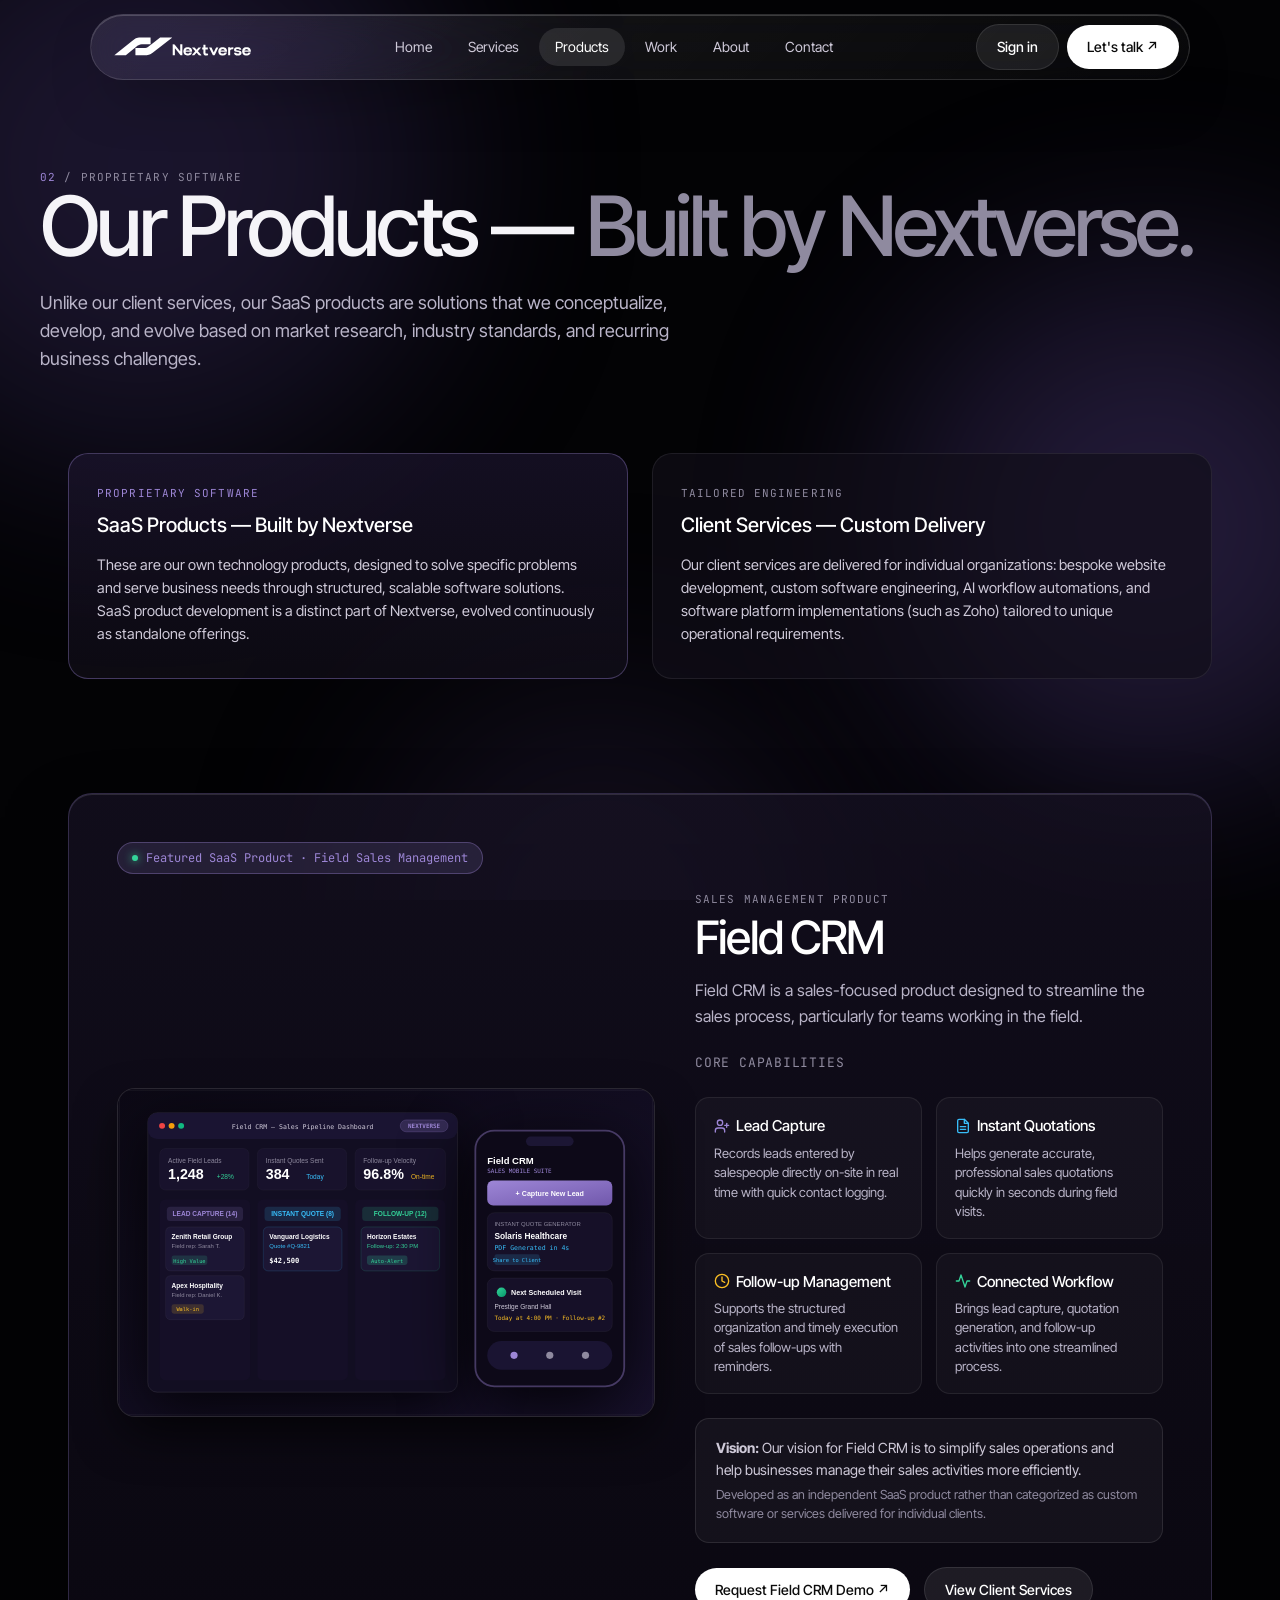
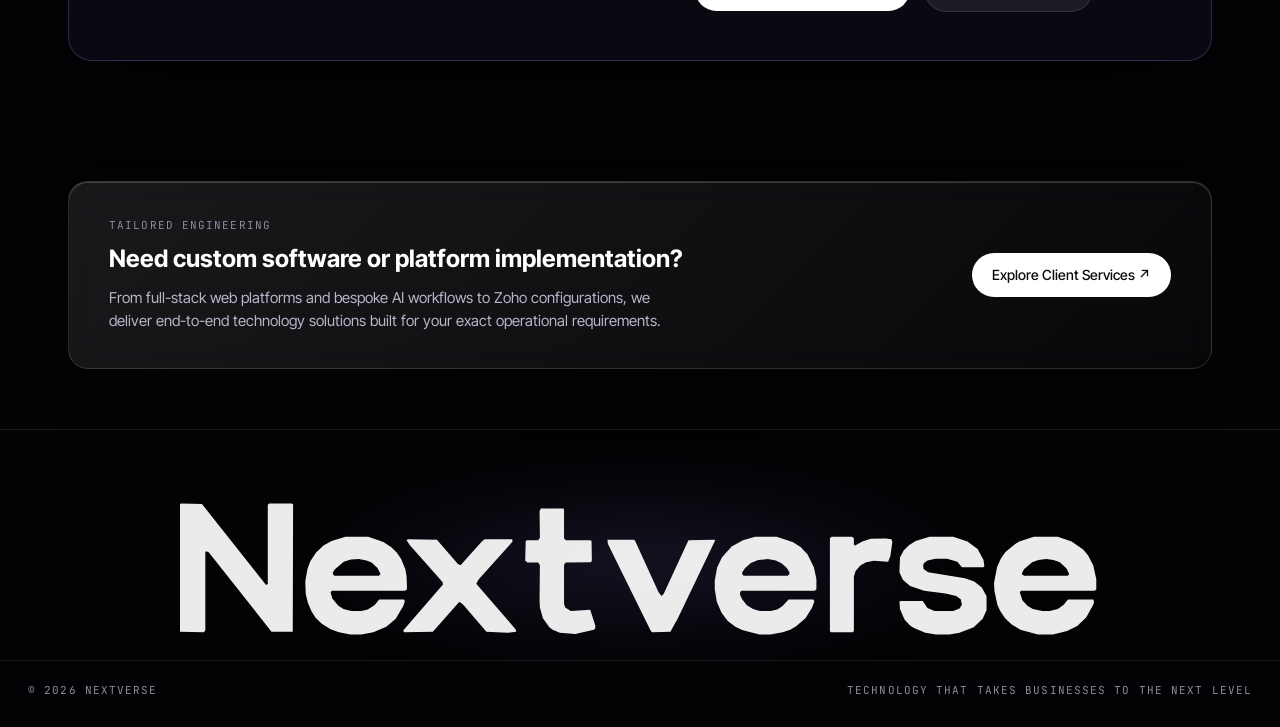
<file: products.html>
<!DOCTYPE html><html lang="en"><head><meta charset="utf-8"><meta name="viewport" content="width=device-width,initial-scale=1,viewport-fit=cover"><title>Our Products — SaaS Built by Nextverse</title><link rel="icon" href="data:,"><link href="https://fonts.googleapis.com/css2?family=Inter+Tight:wght@400;500;600&family=JetBrains+Mono&display=swap" rel="stylesheet"><link rel="stylesheet" href="style.css"><script defer src="main.js"></script></head><body>
<svg width="0" height="0" style="position:absolute"><defs><path id="lg" d="M668.2 84.8 668.5 87.2 694.0 139.0 694.8 139.5 705.5 139.2 709.8 131.5 732.0 85.2 731.5 84.8 716.2 85.0 701.5 116.8 700.2 118.0 698.5 115.8 684.5 85.2 683.8 84.8ZM549.2 85.0 551.2 88.0 570.5 109.8 570.8 111.2 547.2 138.5 547.8 139.5 564.8 139.2 580.5 121.5 582.8 123.2 596.5 139.2 609.2 139.8 614.2 139.2 613.8 137.8 590.5 110.8 592.0 108.2 612.0 85.8 611.8 84.5 595.5 84.5 593.8 85.8 581.2 99.8 579.5 99.0 567.2 84.8 550.0 84.5ZM836.5 84.5 833.0 84.0 824.2 84.2 819.2 85.8 815.0 88.2 814.2 87.5 814.2 83.8 813.0 83.0 801.0 83.0 800.0 83.8 800.0 138.8 800.5 139.5 813.5 139.5 814.2 138.8 814.2 106.5 815.2 103.2 818.2 99.8 821.5 98.0 826.0 97.2 834.5 97.8 835.8 94.5 837.0 86.0ZM920.8 83.0 912.2 85.8 909.8 87.2 904.0 92.0 901.2 96.0 899.0 101.0 897.2 110.5 897.5 115.2 899.2 123.2 900.8 126.8 903.8 131.2 907.5 134.8 912.8 138.0 923.2 140.8 932.2 140.8 940.5 138.8 946.5 135.8 951.8 130.8 956.0 123.2 956.5 121.5 956.0 120.2 941.0 120.2 938.5 123.2 935.0 125.8 930.2 127.0 925.8 127.0 920.2 125.8 917.0 123.8 914.0 120.5 912.5 115.8 913.2 115.0 956.8 115.0 957.8 114.2 957.8 108.0 956.0 100.0 953.0 94.0 950.0 90.5 943.2 85.8 935.0 83.0ZM913.8 104.5 915.0 102.2 919.8 98.0 923.5 96.8 928.2 96.2 932.5 96.8 936.2 98.0 940.2 101.8 941.8 105.2 940.8 106.0 915.0 106.0 913.8 105.2ZM850.8 85.5 846.8 88.0 843.8 91.0 841.5 95.2 841.2 104.0 843.2 108.5 847.5 112.2 855.8 115.0 868.5 116.5 874.8 118.0 877.5 120.0 878.2 123.2 876.8 125.5 873.0 127.0 862.0 127.0 857.8 125.2 855.0 121.0 841.8 121.0 841.2 121.5 841.5 125.8 844.2 132.0 847.5 135.5 849.8 137.0 856.5 139.8 862.8 140.8 870.8 140.8 876.8 139.8 885.2 136.5 890.5 131.5 892.8 126.5 892.8 118.2 890.0 113.0 885.5 109.5 880.0 107.5 858.2 104.0 855.5 102.0 855.2 99.8 855.8 98.5 857.8 97.0 862.5 96.0 869.5 96.0 875.5 97.8 878.2 101.0 891.0 101.0 891.5 100.5 891.0 96.8 887.5 90.2 881.5 85.8 873.0 83.0 859.0 83.0ZM755.8 83.0 748.5 85.0 741.8 88.8 736.0 95.2 733.2 101.2 731.8 108.8 731.8 114.2 733.0 121.5 735.8 128.0 739.5 132.8 744.0 136.2 748.0 138.2 758.2 140.8 764.8 140.8 772.0 139.5 776.5 138.0 780.0 136.0 785.5 131.2 789.5 124.8 790.8 121.2 790.2 120.2 775.5 120.2 771.8 124.2 768.8 126.0 765.0 127.0 758.5 127.0 754.5 125.8 750.8 123.5 748.0 120.0 746.8 117.5 746.8 115.8 747.5 115.0 791.0 115.0 792.0 114.0 792.0 108.0 790.5 101.0 786.8 93.5 782.8 89.2 778.2 86.2 768.5 83.0ZM748.0 104.2 749.8 101.5 753.2 98.5 757.5 96.8 763.2 96.2 768.0 97.0 771.5 98.8 774.5 101.5 776.0 104.0 776.0 105.2 775.0 106.0 749.0 106.0 748.2 105.5ZM513.0 83.0 504.8 85.5 500.0 88.2 495.5 92.5 492.2 97.5 490.5 102.0 489.2 109.5 489.5 117.0 490.8 122.2 492.8 127.0 495.2 130.8 499.0 134.5 504.2 137.8 509.2 139.5 515.8 140.8 522.5 140.8 529.5 139.5 537.2 136.2 542.8 131.5 547.2 124.2 548.2 121.2 547.8 120.2 533.0 120.2 530.2 123.5 526.2 126.0 522.5 127.0 516.5 127.0 511.8 125.8 508.8 123.8 505.2 119.5 504.2 115.8 505.0 115.0 548.2 115.0 549.5 114.0 549.2 106.2 548.5 102.2 546.0 96.2 543.5 92.5 540.2 89.2 535.5 86.0 526.5 83.0ZM505.5 104.2 506.8 102.2 512.0 97.8 516.2 96.5 521.0 96.2 525.5 97.0 528.5 98.2 532.0 101.5 533.8 105.0 532.8 106.0 506.5 106.0 505.8 105.5ZM628.8 66.2 628.0 67.8 628.2 83.5 627.2 85.0 620.5 85.0 619.8 85.5 619.5 97.0 620.8 98.2 627.2 98.2 628.2 99.8 628.0 120.8 628.2 124.8 630.0 131.2 633.8 136.5 635.8 138.0 640.0 139.8 649.2 140.5 660.2 138.0 661.0 137.2 661.0 135.5 658.0 126.2 646.5 127.0 643.2 124.8 642.5 122.8 642.5 99.5 643.5 98.2 658.5 98.0 659.0 97.0 658.8 85.5 658.0 85.0 643.5 85.0 642.5 83.8 642.5 66.8 642.0 66.2ZM415.5 63.2 414.8 64.0 415.0 139.2 429.0 139.5 430.0 138.5 430.0 92.0 430.5 91.5 432.0 92.2 469.2 139.2 481.8 139.2 482.0 63.8 481.2 63.2 467.8 63.2 467.0 64.0 467.0 111.0 466.0 111.5 428.0 63.5ZM411.8 16.0 327.5 15.8 269.8 60.0 245.2 80.0 240.0 83.5 233.2 86.8 224.5 88.8 156.5 88.8 155.8 89.8 155.8 137.8 157.0 138.8 224.2 139.0 234.2 138.2 248.8 135.5 259.0 131.5 264.5 128.8 273.2 123.0 407.8 19.8ZM261.2 16.5 260.5 15.8 181.2 15.8 172.0 17.0 159.0 20.8 151.0 25.2 132.5 39.5 24.0 126.0 9.5 138.2 10.2 138.8 89.2 138.8 172.0 71.8 177.2 68.5 188.8 64.2 199.8 62.2 260.5 62.0 261.2 61.2Z"/></defs></svg><div class="orbs"><i></i><i></i><i></i></div>

<!-- Top Navigation -->
<nav class="glass"><a href="index.html" aria-label="Nextverse"><svg class="lg " viewBox="0 12 965 132" role="img" aria-label="Nextverse"><use href="#lg"/></svg></a><ul><li><a href="index.html">Home</a></li><li><a href="services.html">Services</a></li><li><a href="products.html" class=on>Products</a></li><li><a href="work.html">Work</a></li><li><a href="about.html">About</a></li><li><a href="contact.html">Contact</a></li></ul><div class="nav-acts"><a href="login.html" class="btn gl login-btn">Sign in</a><a class="btn" href="contact.html">Let's talk ↗</a></div></nav>

<!-- Page Header -->
<header class="wrap phead">
  <div class="lbl"><b>02</b> / Proprietary Software</div>
  <h1>Our Products — <span class="g">Built by Nextverse.</span></h1>
  <p>Unlike our client services, our SaaS products are solutions that we conceptualize, develop, and evolve based on market research, industry standards, and recurring business challenges.</p>
</header>

<main class="wrap">

  <!-- Core Distinction: Products vs Services -->
  <section class="sec" style="padding-top:10px;padding-bottom:50px">
    <div class="product-diff-grid rv">
      <div class="product-diff-card highlight">
        <div class="lbl" style="color:var(--v2);margin-bottom:8px">Proprietary Software</div>
        <h3>SaaS Products — Built by Nextverse</h3>
        <p>These are our own technology products, designed to solve specific problems and serve business needs through structured, scalable software solutions. SaaS product development is a distinct part of Nextverse, evolved continuously as standalone offerings.</p>
      </div>
      <div class="product-diff-card">
        <div class="lbl" style="margin-bottom:8px">Tailored Engineering</div>
        <h3>Client Services — Custom Delivery</h3>
        <p>Our client services are delivered for individual organizations: bespoke website development, custom software engineering, AI workflow automations, and software platform implementations (such as Zoho) tailored to unique operational requirements.</p>
      </div>
    </div>
  </section>

  <!-- Featured Product: Field CRM -->
  <section class="sec" id="field-crm" style="padding-top:0">
    <div class="product-showcase-box rv">
      
      <div class="product-badge">
        <span class="dot"></span>
        <span>Featured SaaS Product · Field Sales Management</span>
      </div>

      <div class="product-showcase-grid">
        <div class="product-preview-wrap">
          <img src="field-crm.svg" alt="Field CRM Sales Management Dashboard" class="fit-cover" style="width:100%;height:auto;display:block">
        </div>

        <div>
          <div class="lbl">Sales Management Product</div>
          <h2 style="font-size:clamp(30px,4vw,46px);font-weight:500;color:#fff;margin:8px 0 16px">Field CRM</h2>
          <p style="color:#b9b4c8;font-size:16px;line-height:1.6;margin-bottom:20px">Field CRM is a sales-focused product designed to streamline the sales process, particularly for teams working in the field.</p>

          <div class="sub-section-title" style="margin-top:24px;font-size:13px;letter-spacing:.06em;color:var(--mut);text-transform:uppercase;font-family:'JetBrains Mono',monospace">Core Capabilities</div>
          
          <div class="product-caps-grid">
            <div class="product-cap-card">
              <h4>
                <svg viewBox="0 0 24 24" width="16" height="16" fill="none" stroke="currentColor" stroke-width="2" stroke-linecap="round" stroke-linejoin="round" style="color:var(--v2)"><path d="M16 21v-2a4 4 0 0 0-4-4H6a4 4 0 0 0-4 4v2"/><circle cx="9" cy="7" r="4"/><line x1="19" y1="8" x2="19" y2="14"/><line x1="22" y1="11" x2="16" y2="11"/></svg>
                Lead Capture
              </h4>
              <p>Records leads entered by salespeople directly on-site in real time with quick contact logging.</p>
            </div>

            <div class="product-cap-card">
              <h4>
                <svg viewBox="0 0 24 24" width="16" height="16" fill="none" stroke="currentColor" stroke-width="2" stroke-linecap="round" stroke-linejoin="round" style="color:#38bdf8"><path d="M14 2H6a2 2 0 0 0-2 2v16a2 2 0 0 0 2 2h12a2 2 0 0 0 2-2V8z"/><polyline points="14 2 14 8 20 8"/><line x1="16" y1="13" x2="8" y2="13"/><line x1="16" y1="17" x2="8" y2="17"/></svg>
                Instant Quotations
              </h4>
              <p>Helps generate accurate, professional sales quotations quickly in seconds during field visits.</p>
            </div>

            <div class="product-cap-card">
              <h4>
                <svg viewBox="0 0 24 24" width="16" height="16" fill="none" stroke="currentColor" stroke-width="2" stroke-linecap="round" stroke-linejoin="round" style="color:#fbbf24"><circle cx="12" cy="12" r="10"/><polyline points="12 6 12 12 16 14"/></svg>
                Follow-up Management
              </h4>
              <p>Supports the structured organization and timely execution of sales follow-ups with reminders.</p>
            </div>

            <div class="product-cap-card">
              <h4>
                <svg viewBox="0 0 24 24" width="16" height="16" fill="none" stroke="currentColor" stroke-width="2" stroke-linecap="round" stroke-linejoin="round" style="color:#34d399"><polyline points="22 12 18 12 15 21 9 3 6 12 2 12"/></svg>
                Connected Workflow
              </h4>
              <p>Brings lead capture, quotation generation, and follow-up activities into one streamlined process.</p>
            </div>
          </div>

          <!-- Product Vision Quote -->
          <div style="padding:18px 20px;border-radius:14px;background:rgba(255,255,255,.04);border:1px solid var(--line);margin-bottom:24px">
            <p style="font-size:14px;color:#cfcad9;line-height:1.55;margin-bottom:6px"><b>Vision:</b> Our vision for Field CRM is to simplify sales operations and help businesses manage their sales activities more efficiently.</p>
            <p style="font-size:12.5px;color:var(--mut);line-height:1.5;margin:0">Developed as an independent SaaS product rather than categorized as custom software or services delivered for individual clients.</p>
          </div>

          <div style="display:flex;gap:14px;align-items:center;flex-wrap:wrap">
            <a class="btn" href="contact.html">Request Field CRM Demo ↗</a>
            <a class="btn gl" href="services.html">View Client Services</a>
          </div>
        </div>
      </div>
    </div>
  </section>

  <!-- Cross-link Bridge to Services -->
  <section class="sec" style="padding-top:20px;padding-bottom:60px">
    <div class="glass panel rv" style="display:flex;justify-content:space-between;align-items:center;flex-wrap:wrap;gap:24px;padding:36px clamp(20px,4vw,40px)">
      <div style="max-width:34em">
        <div class="lbl" style="margin-bottom:8px">Tailored Engineering</div>
        <h3 style="font-size:24px;color:#fff;margin-bottom:8px">Need custom software or platform implementation?</h3>
        <p style="color:#b9b4c8;font-size:15px;line-height:1.55;margin:0">From full-stack web platforms and bespoke AI workflows to Zoho configurations, we deliver end-to-end technology solutions built for your exact operational requirements.</p>
      </div>
      <a class="btn" href="services.html">Explore Client Services ↗</a>
    </div>
  </section>

</main>

<!-- Footer -->
<footer class="ft"><div class="wrap"><div class="fbrand"><svg class="lg footer-static-wm" viewBox="415 60 545 84" role="img" aria-label="Nextverse"><use href="#lg"/></svg></div></div><div class="fbot"><span class="lbl">© 2026 Nextverse</span><span class="lbl">Technology that takes businesses to the next level</span></div></footer>

<!-- Mobile Bottom Dock -->
<nav class="mobile-dock" aria-label="Mobile navigation">
  <a href="index.html" class="dock-item">
    <svg viewBox="0 0 24 24" fill="none" stroke="currentColor" stroke-width="2" stroke-linecap="round" stroke-linejoin="round"><path d="M3 10.5L12 3l9 7.5V20a1 1 0 0 1-1 1h-5v-6h-6v6H4a1 1 0 0 1-1-1z"/></svg>
    <span>Home</span>
  </a>
  <a href="services.html" class="dock-item">
    <svg viewBox="0 0 24 24" fill="none" stroke="currentColor" stroke-width="2" stroke-linecap="round" stroke-linejoin="round"><rect x="2" y="3" width="20" height="14" rx="2"/><line x1="8" y1="21" x2="16" y2="21"/><line x1="12" y1="17" x2="12" y2="21"/></svg>
    <span>Services</span>
  </a>
  <a href="work.html" class="dock-item">
    <svg viewBox="0 0 24 24" fill="none" stroke="currentColor" stroke-width="2" stroke-linecap="round" stroke-linejoin="round"><polygon points="12 2 2 7 12 12 22 7 12 2"/><polyline points="2 12 12 17 22 12"/><polyline points="2 17 12 22 22 17"/></svg>
    <span>Work</span>
  </a>
  <a href="about.html" class="dock-item">
    <svg viewBox="0 0 24 24" fill="none" stroke="currentColor" stroke-width="2" stroke-linecap="round" stroke-linejoin="round"><circle cx="12" cy="12" r="10"/><line x1="12" y1="16" x2="12" y2="12"/><line x1="12" y1="8" x2="12.01" y2="8"/></svg>
    <span>About</span>
  </a>
</nav>

</body></html>
</file>
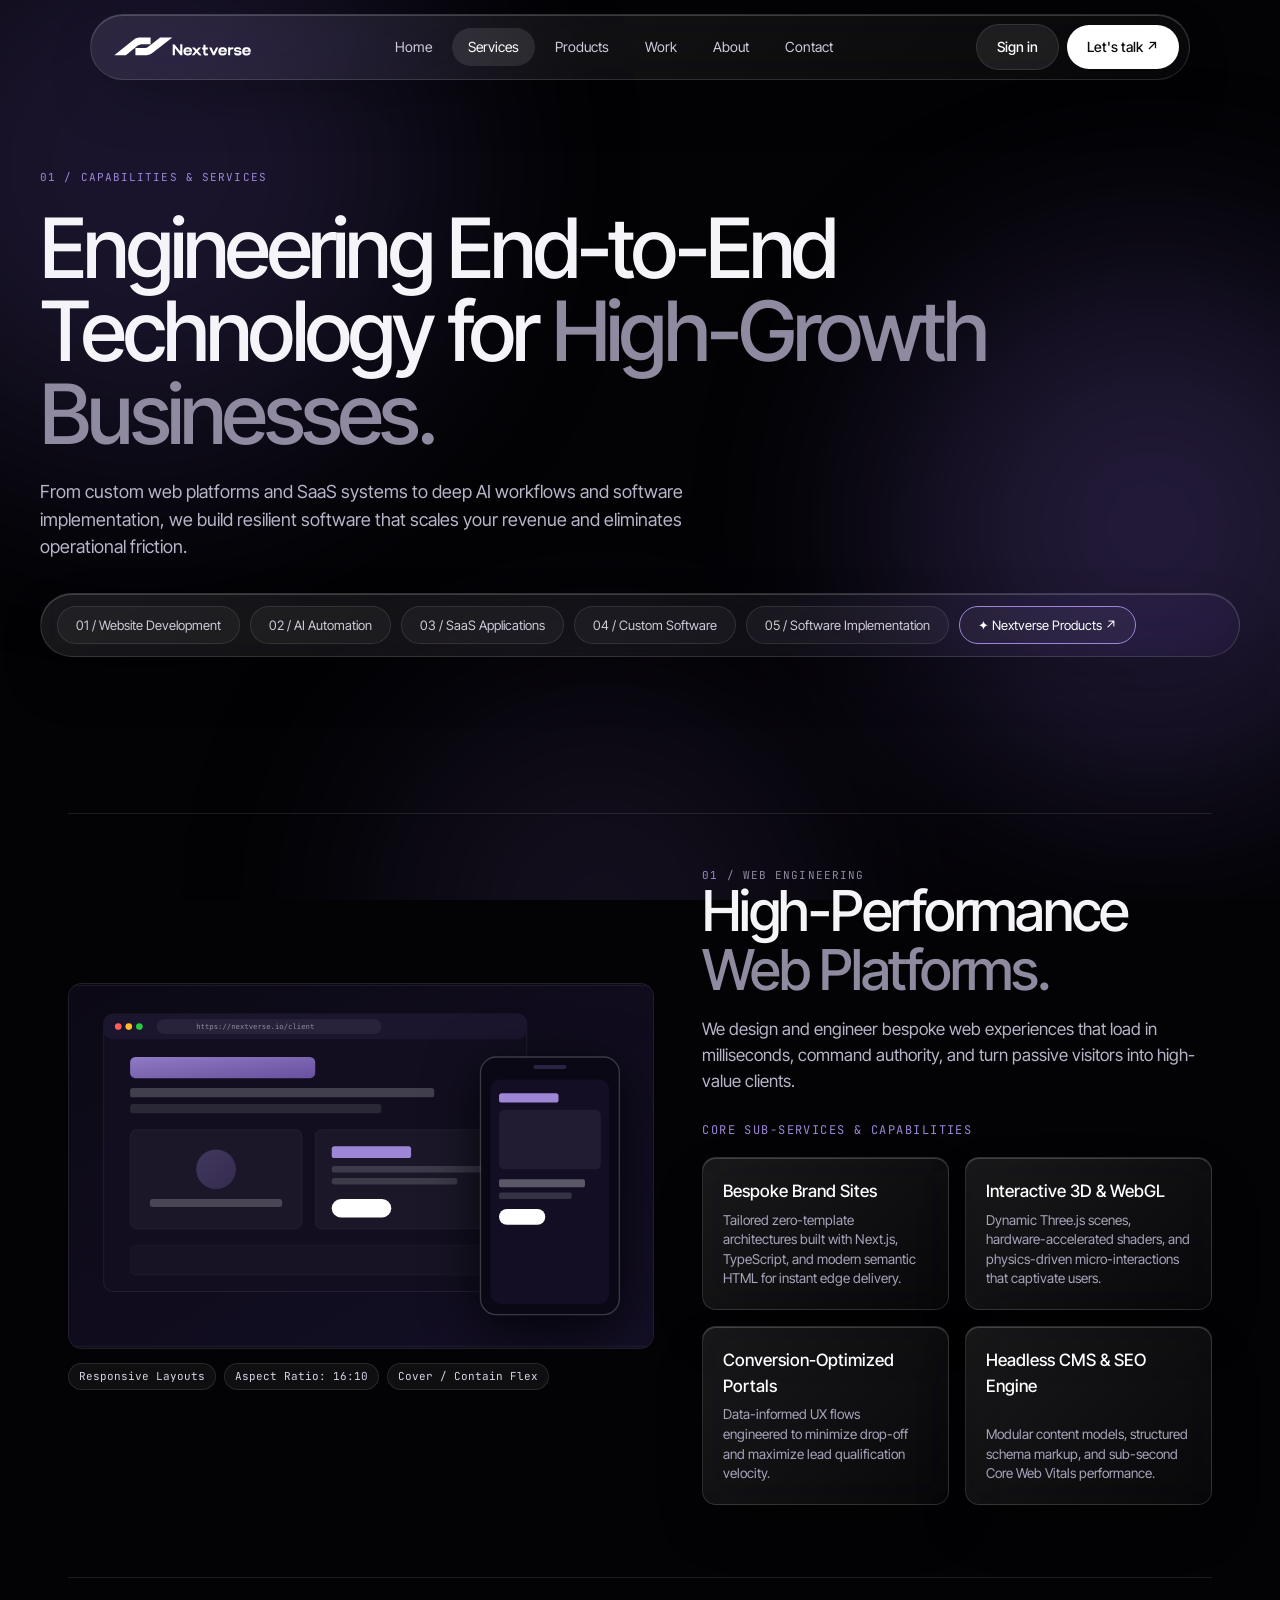
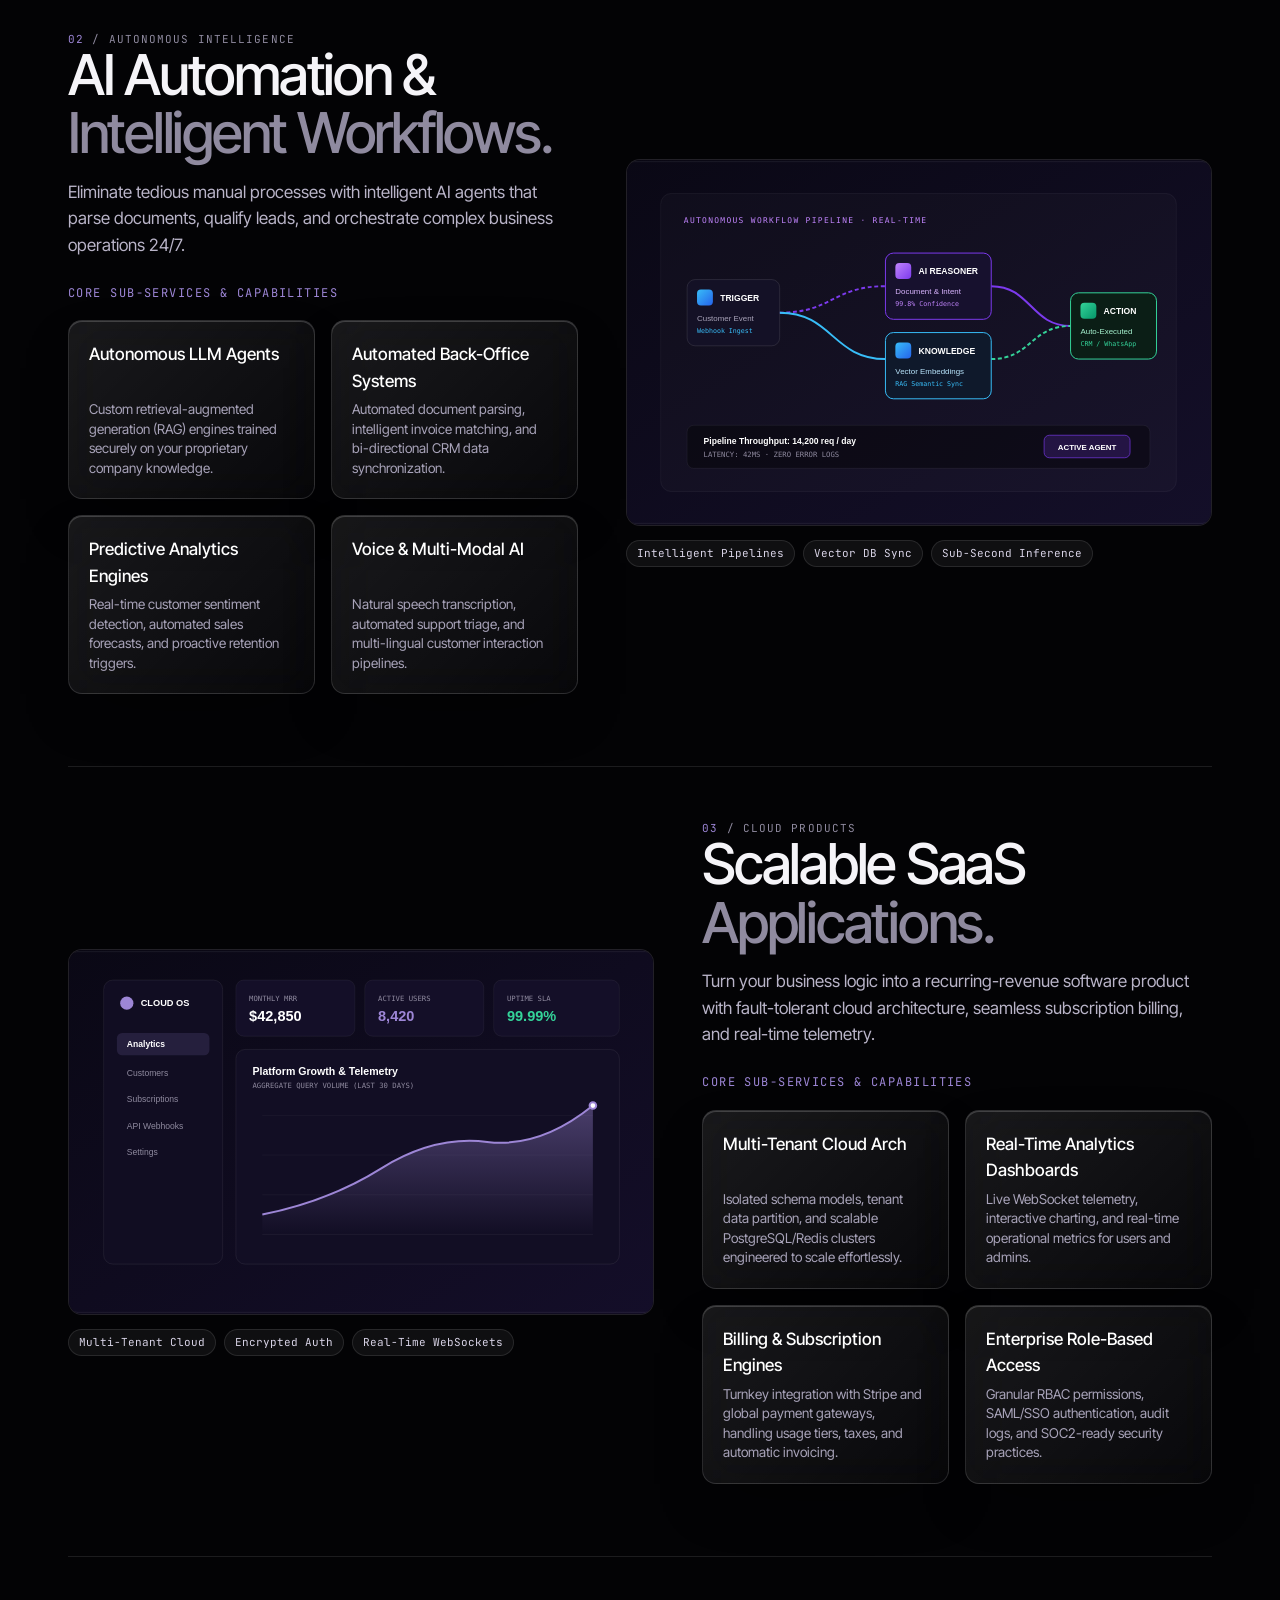
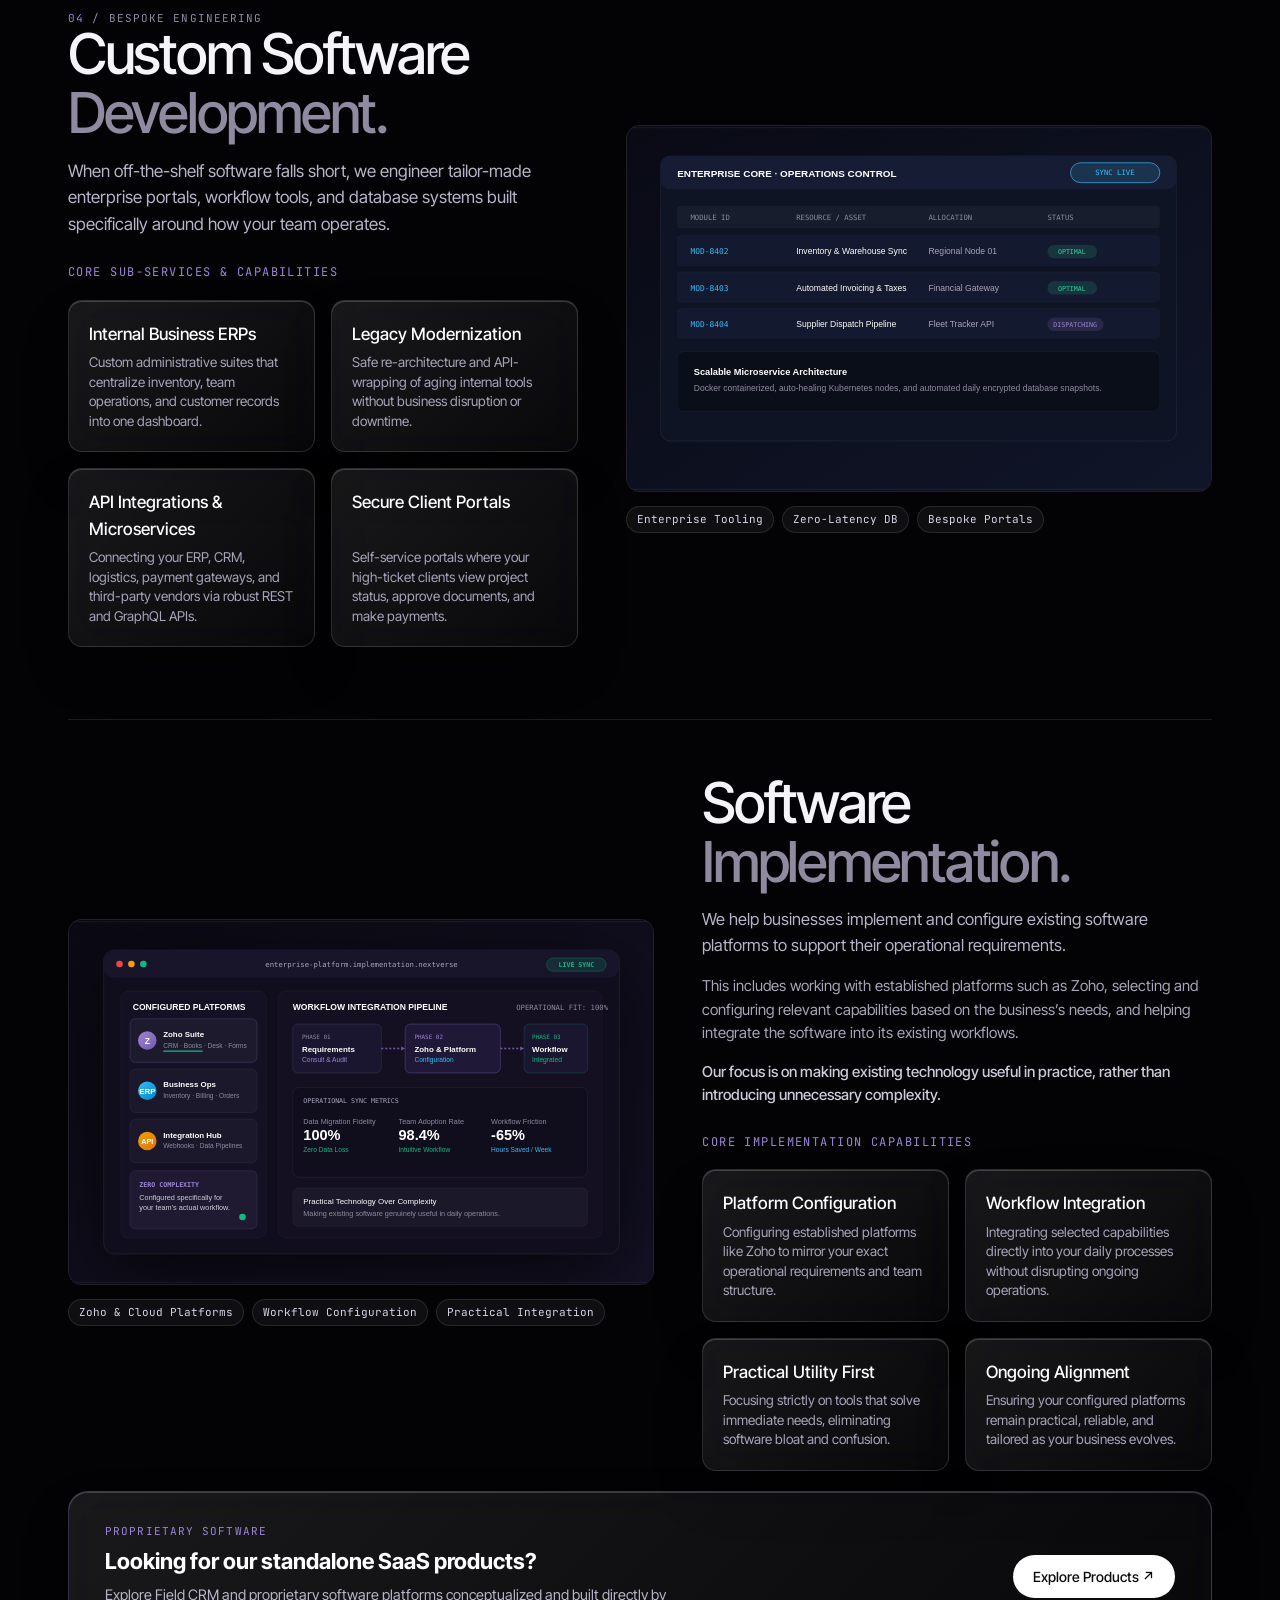
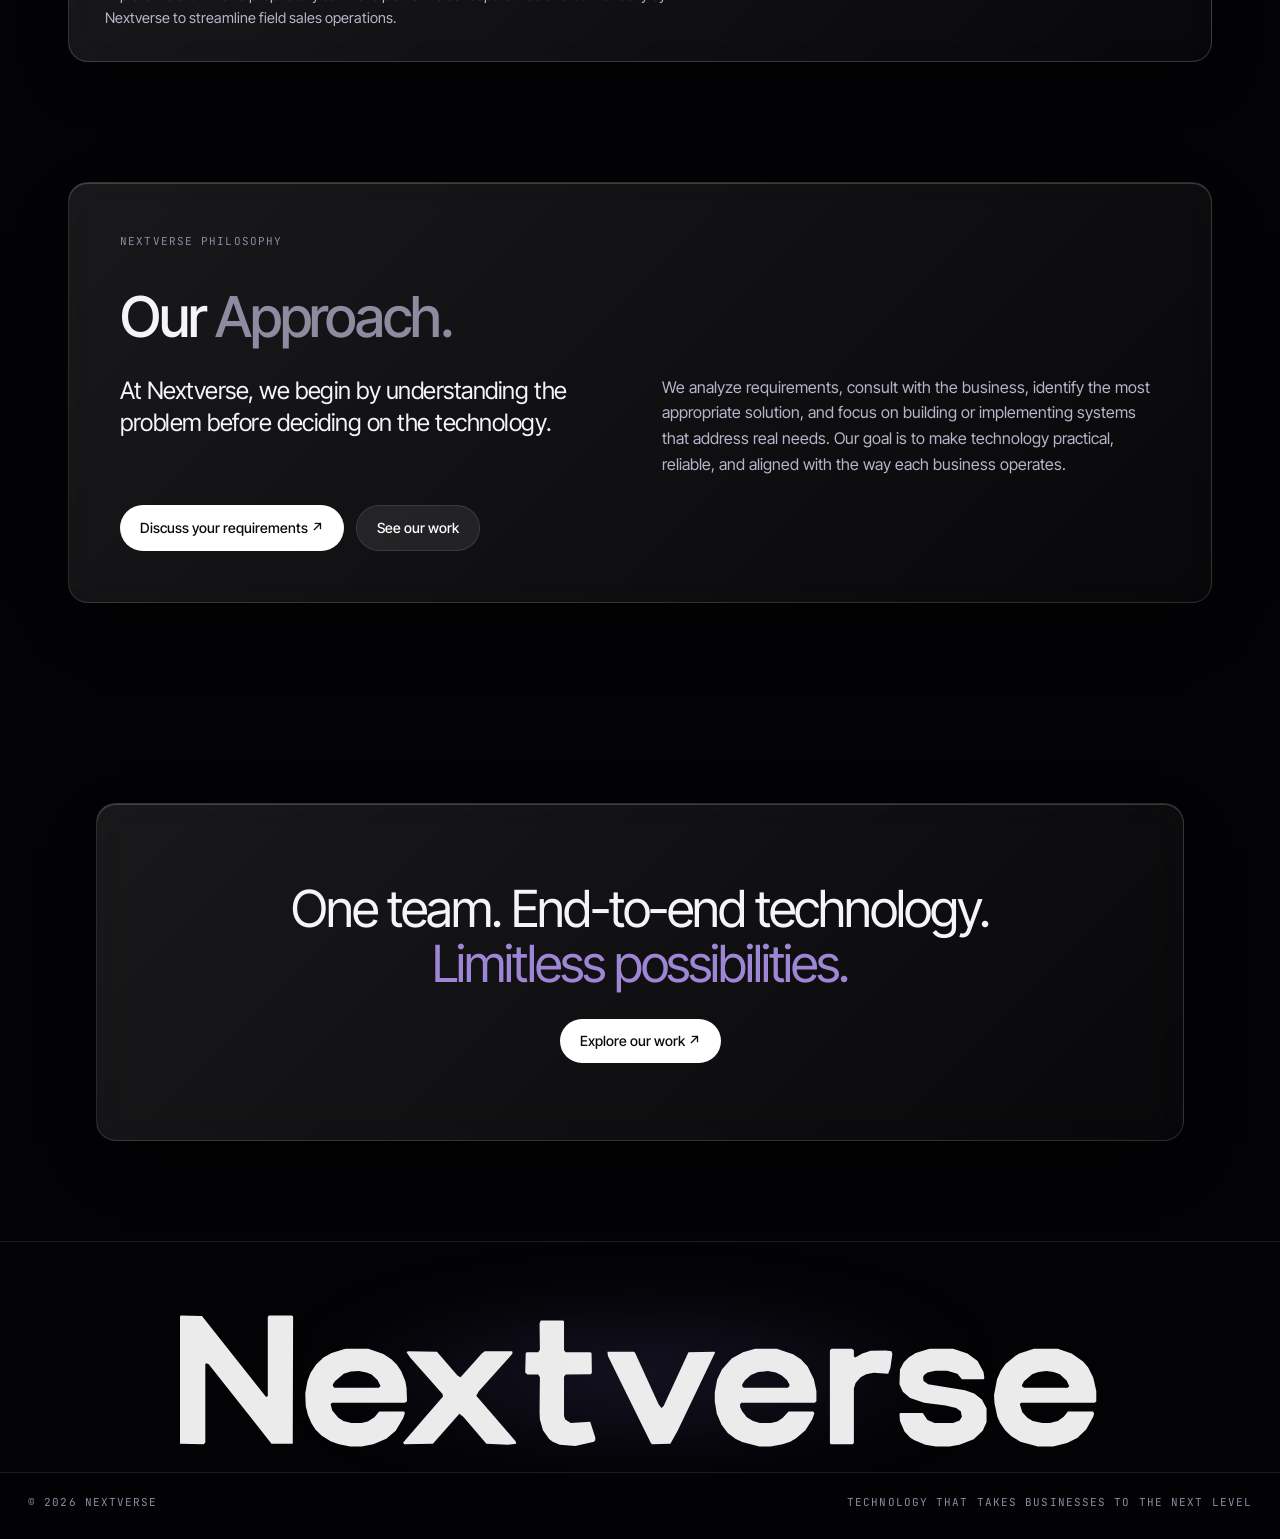
<file: services.html>
<!DOCTYPE html><html lang="en"><head><meta charset="utf-8"><meta name="viewport" content="width=device-width,initial-scale=1,viewport-fit=cover"><title>Services — Nextverse</title><link rel="icon" href="data:,"><link href="https://fonts.googleapis.com/css2?family=Inter+Tight:wght@400;500;600&family=JetBrains+Mono&display=swap" rel="stylesheet"><link rel="stylesheet" href="style.css"><script defer src="main.js"></script></head><body>
<svg width="0" height="0" style="position:absolute"><defs><path id="lg" d="M668.2 84.8 668.5 87.2 694.0 139.0 694.8 139.5 705.5 139.2 709.8 131.5 732.0 85.2 731.5 84.8 716.2 85.0 701.5 116.8 700.2 118.0 698.5 115.8 684.5 85.2 683.8 84.8ZM549.2 85.0 551.2 88.0 570.5 109.8 570.8 111.2 547.2 138.5 547.8 139.5 564.8 139.2 580.5 121.5 582.8 123.2 596.5 139.2 609.2 139.8 614.2 139.2 613.8 137.8 590.5 110.8 592.0 108.2 612.0 85.8 611.8 84.5 595.5 84.5 593.8 85.8 581.2 99.8 579.5 99.0 567.2 84.8 550.0 84.5ZM836.5 84.5 833.0 84.0 824.2 84.2 819.2 85.8 815.0 88.2 814.2 87.5 814.2 83.8 813.0 83.0 801.0 83.0 800.0 83.8 800.0 138.8 800.5 139.5 813.5 139.5 814.2 138.8 814.2 106.5 815.2 103.2 818.2 99.8 821.5 98.0 826.0 97.2 834.5 97.8 835.8 94.5 837.0 86.0ZM920.8 83.0 912.2 85.8 909.8 87.2 904.0 92.0 901.2 96.0 899.0 101.0 897.2 110.5 897.5 115.2 899.2 123.2 900.8 126.8 903.8 131.2 907.5 134.8 912.8 138.0 923.2 140.8 932.2 140.8 940.5 138.8 946.5 135.8 951.8 130.8 956.0 123.2 956.5 121.5 956.0 120.2 941.0 120.2 938.5 123.2 935.0 125.8 930.2 127.0 925.8 127.0 920.2 125.8 917.0 123.8 914.0 120.5 912.5 115.8 913.2 115.0 956.8 115.0 957.8 114.2 957.8 108.0 956.0 100.0 953.0 94.0 950.0 90.5 943.2 85.8 935.0 83.0ZM913.8 104.5 915.0 102.2 919.8 98.0 923.5 96.8 928.2 96.2 932.5 96.8 936.2 98.0 940.2 101.8 941.8 105.2 940.8 106.0 915.0 106.0 913.8 105.2ZM850.8 85.5 846.8 88.0 843.8 91.0 841.5 95.2 841.2 104.0 843.2 108.5 847.5 112.2 855.8 115.0 868.5 116.5 874.8 118.0 877.5 120.0 878.2 123.2 876.8 125.5 873.0 127.0 862.0 127.0 857.8 125.2 855.0 121.0 841.8 121.0 841.2 121.5 841.5 125.8 844.2 132.0 847.5 135.5 849.8 137.0 856.5 139.8 862.8 140.8 870.8 140.8 876.8 139.8 885.2 136.5 890.5 131.5 892.8 126.5 892.8 118.2 890.0 113.0 885.5 109.5 880.0 107.5 858.2 104.0 855.5 102.0 855.2 99.8 855.8 98.5 857.8 97.0 862.5 96.0 869.5 96.0 875.5 97.8 878.2 101.0 891.0 101.0 891.5 100.5 891.0 96.8 887.5 90.2 881.5 85.8 873.0 83.0 859.0 83.0ZM755.8 83.0 748.5 85.0 741.8 88.8 736.0 95.2 733.2 101.2 731.8 108.8 731.8 114.2 733.0 121.5 735.8 128.0 739.5 132.8 744.0 136.2 748.0 138.2 758.2 140.8 764.8 140.8 772.0 139.5 776.5 138.0 780.0 136.0 785.5 131.2 789.5 124.8 790.8 121.2 790.2 120.2 775.5 120.2 771.8 124.2 768.8 126.0 765.0 127.0 758.5 127.0 754.5 125.8 750.8 123.5 748.0 120.0 746.8 117.5 746.8 115.8 747.5 115.0 791.0 115.0 792.0 114.0 792.0 108.0 790.5 101.0 786.8 93.5 782.8 89.2 778.2 86.2 768.5 83.0ZM748.0 104.2 749.8 101.5 753.2 98.5 757.5 96.8 763.2 96.2 768.0 97.0 771.5 98.8 774.5 101.5 776.0 104.0 776.0 105.2 775.0 106.0 749.0 106.0 748.2 105.5ZM513.0 83.0 504.8 85.5 500.0 88.2 495.5 92.5 492.2 97.5 490.5 102.0 489.2 109.5 489.5 117.0 490.8 122.2 492.8 127.0 495.2 130.8 499.0 134.5 504.2 137.8 509.2 139.5 515.8 140.8 522.5 140.8 529.5 139.5 537.2 136.2 542.8 131.5 547.2 124.2 548.2 121.2 547.8 120.2 533.0 120.2 530.2 123.5 526.2 126.0 522.5 127.0 516.5 127.0 511.8 125.8 508.8 123.8 505.2 119.5 504.2 115.8 505.0 115.0 548.2 115.0 549.5 114.0 549.2 106.2 548.5 102.2 546.0 96.2 543.5 92.5 540.2 89.2 535.5 86.0 526.5 83.0ZM505.5 104.2 506.8 102.2 512.0 97.8 516.2 96.5 521.0 96.2 525.5 97.0 528.5 98.2 532.0 101.5 533.8 105.0 532.8 106.0 506.5 106.0 505.8 105.5ZM628.8 66.2 628.0 67.8 628.2 83.5 627.2 85.0 620.5 85.0 619.8 85.5 619.5 97.0 620.8 98.2 627.2 98.2 628.2 99.8 628.0 120.8 628.2 124.8 630.0 131.2 633.8 136.5 635.8 138.0 640.0 139.8 649.2 140.5 660.2 138.0 661.0 137.2 661.0 135.5 658.0 126.2 646.5 127.0 643.2 124.8 642.5 122.8 642.5 99.5 643.5 98.2 658.5 98.0 659.0 97.0 658.8 85.5 658.0 85.0 643.5 85.0 642.5 83.8 642.5 66.8 642.0 66.2ZM415.5 63.2 414.8 64.0 415.0 139.2 429.0 139.5 430.0 138.5 430.0 92.0 430.5 91.5 432.0 92.2 469.2 139.2 481.8 139.2 482.0 63.8 481.2 63.2 467.8 63.2 467.0 64.0 467.0 111.0 466.0 111.5 428.0 63.5ZM411.8 16.0 327.5 15.8 269.8 60.0 245.2 80.0 240.0 83.5 233.2 86.8 224.5 88.8 156.5 88.8 155.8 89.8 155.8 137.8 157.0 138.8 224.2 139.0 234.2 138.2 248.8 135.5 259.0 131.5 264.5 128.8 273.2 123.0 407.8 19.8ZM261.2 16.5 260.5 15.8 181.2 15.8 172.0 17.0 159.0 20.8 151.0 25.2 132.5 39.5 24.0 126.0 9.5 138.2 10.2 138.8 89.2 138.8 172.0 71.8 177.2 68.5 188.8 64.2 199.8 62.2 260.5 62.0 261.2 61.2Z"/></defs></svg><div class="orbs"><i></i><i></i><i></i></div>

<nav class="glass"><a href="index.html" aria-label="Nextverse"><svg class="lg " viewBox="0 12 965 132" role="img" aria-label="Nextverse"><use href="#lg"/></svg></a><ul><li><a href="index.html">Home</a></li><li><a href="services.html" class=on>Services</a></li><li><a href="products.html">Products</a></li><li><a href="work.html">Work</a></li><li><a href="about.html">About</a></li><li><a href="contact.html">Contact</a></li></ul><div class="nav-acts"><a href="login.html" class="btn gl login-btn">Sign in</a><a class="btn" href="contact.html">Let's talk ↗</a></div></nav>

<header class="wrap phead">
  <div class="lbl" style="margin-bottom:22px"><b>01 / Capabilities &amp; Services</b></div>
  <h1>Engineering End-to-End Technology for <span class="g">High-Growth Businesses.</span></h1>
  <p>From custom web platforms and SaaS systems to deep AI workflows and software implementation, we build resilient software that scales your revenue and eliminates operational friction.</p>

  <!-- Quick Jump Anchors -->
  <div class="glass svc-nav-strip">
    <a href="#svc-web" class="svc-nav-pill">01 / Website Development</a>
    <a href="#svc-ai" class="svc-nav-pill">02 / AI Automation</a>
    <a href="#svc-saas" class="svc-nav-pill">03 / SaaS Applications</a>
    <a href="#svc-custom" class="svc-nav-pill">04 / Custom Software</a>
    <a href="#svc-impl" class="svc-nav-pill">05 / Software Implementation</a>
    <a href="products.html" class="svc-nav-pill" style="border-color:var(--v2);color:#fff">✦ Nextverse Products ↗</a>
  </div>
</header>

<main class="wrap">

  <!-- SERVICE 01: Website Development -->
  <section class="svc-block" id="svc-web">
    <div class="svc-block-grid">
      <div class="svc-block-media">
        <div class="svc-media ratio-16-10 hover-zoom">
          <img src="svc-web.svg" alt="Website Development Architecture" class="fit-cover">
        </div>
        <div class="media-badges">
          <span>Responsive Layouts</span>
          <span>Aspect Ratio: 16:10</span>
          <span>Cover / Contain Flex</span>
        </div>
      </div>
      <div class="rv">
        <div class="lbl"><b>01</b> / Web Engineering</div>
        <h2>High-Performance <span class="g">Web Platforms.</span></h2>
        <p style="color:#b9b4c8;margin:16px 0 20px">We design and engineer bespoke web experiences that load in milliseconds, command authority, and turn passive visitors into high-value clients.</p>
        
        <div class="sub-section-title">Core Sub-Services &amp; Capabilities</div>
        <div class="sub-grid">
          <div class="glass sub-card tilt">
            <h4>Bespoke Brand Sites</h4>
            <p>Tailored zero-template architectures built with Next.js, TypeScript, and modern semantic HTML for instant edge delivery.</p>
          </div>
          <div class="glass sub-card tilt">
            <h4>Interactive 3D &amp; WebGL</h4>
            <p>Dynamic Three.js scenes, hardware-accelerated shaders, and physics-driven micro-interactions that captivate users.</p>
          </div>
          <div class="glass sub-card tilt">
            <h4>Conversion-Optimized Portals</h4>
            <p>Data-informed UX flows engineered to minimize drop-off and maximize lead qualification velocity.</p>
          </div>
          <div class="glass sub-card tilt">
            <h4>Headless CMS &amp; SEO Engine</h4>
            <p>Modular content models, structured schema markup, and sub-second Core Web Vitals performance.</p>
          </div>
        </div>
      </div>
    </div>
  </section>

  <!-- SERVICE 02: AI Automation -->
  <section class="svc-block" id="svc-ai">
    <div class="svc-block-grid rev">
      <div class="svc-block-media">
        <div class="svc-media ratio-16-10 hover-zoom">
          <img src="svc-ai.svg" alt="AI Automation & Pipeline Engine" class="fit-cover">
        </div>
        <div class="media-badges">
          <span>Intelligent Pipelines</span>
          <span>Vector DB Sync</span>
          <span>Sub-Second Inference</span>
        </div>
      </div>
      <div class="rv">
        <div class="lbl"><b>02</b> / Autonomous Intelligence</div>
        <h2>AI Automation &amp; <span class="g">Intelligent Workflows.</span></h2>
        <p style="color:#b9b4c8;margin:16px 0 20px">Eliminate tedious manual processes with intelligent AI agents that parse documents, qualify leads, and orchestrate complex business operations 24/7.</p>
        
        <div class="sub-section-title">Core Sub-Services &amp; Capabilities</div>
        <div class="sub-grid">
          <div class="glass sub-card tilt">
            <h4>Autonomous LLM Agents</h4>
            <p>Custom retrieval-augmented generation (RAG) engines trained securely on your proprietary company knowledge.</p>
          </div>
          <div class="glass sub-card tilt">
            <h4>Automated Back-Office Systems</h4>
            <p>Automated document parsing, intelligent invoice matching, and bi-directional CRM data synchronization.</p>
          </div>
          <div class="glass sub-card tilt">
            <h4>Predictive Analytics Engines</h4>
            <p>Real-time customer sentiment detection, automated sales forecasts, and proactive retention triggers.</p>
          </div>
          <div class="glass sub-card tilt">
            <h4>Voice &amp; Multi-Modal AI</h4>
            <p>Natural speech transcription, automated support triage, and multi-lingual customer interaction pipelines.</p>
          </div>
        </div>
      </div>
    </div>
  </section>

  <!-- SERVICE 03: SaaS Applications -->
  <section class="svc-block" id="svc-saas">
    <div class="svc-block-grid">
      <div class="svc-block-media">
        <div class="svc-media ratio-16-10 hover-zoom">
          <img src="svc-saas.svg" alt="SaaS Cloud Dashboard Architecture" class="fit-cover">
        </div>
        <div class="media-badges">
          <span>Multi-Tenant Cloud</span>
          <span>Encrypted Auth</span>
          <span>Real-Time WebSockets</span>
        </div>
      </div>
      <div class="rv">
        <div class="lbl"><b>03</b> / Cloud Products</div>
        <h2>Scalable SaaS <span class="g">Applications.</span></h2>
        <p style="color:#b9b4c8;margin:16px 0 20px">Turn your business logic into a recurring-revenue software product with fault-tolerant cloud architecture, seamless subscription billing, and real-time telemetry.</p>
        
        <div class="sub-section-title">Core Sub-Services &amp; Capabilities</div>
        <div class="sub-grid">
          <div class="glass sub-card tilt">
            <h4>Multi-Tenant Cloud Arch</h4>
            <p>Isolated schema models, tenant data partition, and scalable PostgreSQL/Redis clusters engineered to scale effortlessly.</p>
          </div>
          <div class="glass sub-card tilt">
            <h4>Real-Time Analytics Dashboards</h4>
            <p>Live WebSocket telemetry, interactive charting, and real-time operational metrics for users and admins.</p>
          </div>
          <div class="glass sub-card tilt">
            <h4>Billing &amp; Subscription Engines</h4>
            <p>Turnkey integration with Stripe and global payment gateways, handling usage tiers, taxes, and automatic invoicing.</p>
          </div>
          <div class="glass sub-card tilt">
            <h4>Enterprise Role-Based Access</h4>
            <p>Granular RBAC permissions, SAML/SSO authentication, audit logs, and SOC2-ready security practices.</p>
          </div>
        </div>
      </div>
    </div>
  </section>

  <!-- SERVICE 04: Custom Software Development -->
  <section class="svc-block" id="svc-custom">
    <div class="svc-block-grid rev">
      <div class="svc-block-media">
        <div class="svc-media ratio-16-10 hover-zoom">
          <img src="svc-custom.svg" alt="Custom Enterprise Software Platform" class="fit-cover">
        </div>
        <div class="media-badges">
          <span>Enterprise Tooling</span>
          <span>Zero-Latency DB</span>
          <span>Bespoke Portals</span>
        </div>
      </div>
      <div class="rv">
        <div class="lbl"><b>04</b> / Bespoke Engineering</div>
        <h2>Custom Software <span class="g">Development.</span></h2>
        <p style="color:#b9b4c8;margin:16px 0 20px">When off-the-shelf software falls short, we engineer tailor-made enterprise portals, workflow tools, and database systems built specifically around how your team operates.</p>
        
        <div class="sub-section-title">Core Sub-Services &amp; Capabilities</div>
        <div class="sub-grid">
          <div class="glass sub-card tilt">
            <h4>Internal Business ERPs</h4>
            <p>Custom administrative suites that centralize inventory, team operations, and customer records into one dashboard.</p>
          </div>
          <div class="glass sub-card tilt">
            <h4>Legacy Modernization</h4>
            <p>Safe re-architecture and API-wrapping of aging internal tools without business disruption or downtime.</p>
          </div>
          <div class="glass sub-card tilt">
            <h4>API Integrations &amp; Microservices</h4>
            <p>Connecting your ERP, CRM, logistics, payment gateways, and third-party vendors via robust REST and GraphQL APIs.</p>
          </div>
          <div class="glass sub-card tilt">
            <h4>Secure Client Portals</h4>
            <p>Self-service portals where your high-ticket clients view project status, approve documents, and make payments.</p>
          </div>
        </div>
      </div>
    </div>
  </section>

  <!-- SERVICE 05: Software Implementation -->
  <section class="svc-block" id="svc-impl">
    <div class="svc-block-grid">
      <div class="svc-block-media">
        <div class="svc-media ratio-16-10 hover-zoom">
          <img src="svc-impl.svg" alt="Software Implementation and Platform Configuration" class="fit-cover">
        </div>
        <div class="media-badges">
          <span>Zoho &amp; Cloud Platforms</span>
          <span>Workflow Configuration</span>
          <span>Practical Integration</span>
        </div>
      </div>
      <div class="rv">
        <h2>Software <span class="g">Implementation.</span></h2>
        <p style="color:#b9b4c8;margin:16px 0 16px;font-size:16.5px">We help businesses implement and configure existing software platforms to support their operational requirements.</p>
        <p style="color:#a9a4ba;margin:0 0 16px;font-size:15px;line-height:1.55">This includes working with established platforms such as Zoho, selecting and configuring relevant capabilities based on the business’s needs, and helping integrate the software into its existing workflows.</p>
        <p style="color:#cfcad9;margin:0 0 24px;font-size:15px;line-height:1.55;font-weight:500">Our focus is on making existing technology useful in practice, rather than introducing unnecessary complexity.</p>
        
        <div class="sub-section-title">Core Implementation Capabilities</div>
        <div class="sub-grid">
          <div class="glass sub-card tilt">
            <h4>Platform Configuration</h4>
            <p>Configuring established platforms like Zoho to mirror your exact operational requirements and team structure.</p>
          </div>
          <div class="glass sub-card tilt">
            <h4>Workflow Integration</h4>
            <p>Integrating selected capabilities directly into your daily processes without disrupting ongoing operations.</p>
          </div>
          <div class="glass sub-card tilt">
            <h4>Practical Utility First</h4>
            <p>Focusing strictly on tools that solve immediate needs, eliminating software bloat and confusion.</p>
          </div>
          <div class="glass sub-card tilt">
            <h4>Ongoing Alignment</h4>
            <p>Ensuring your configured platforms remain practical, reliable, and tailored as your business evolves.</p>
          </div>
        </div>
      </div>
    </div>
  </section>

  <!-- Bridge to Distinct Products Page -->
  <section class="sec" style="padding-top:20px;padding-bottom:20px">
    <div class="glass panel rv" style="display:flex;justify-content:space-between;align-items:center;flex-wrap:wrap;gap:20px;padding:32px clamp(20px,4vw,36px);border-color:rgba(157,134,214,.3)">
      <div style="max-width:34em">
        <div class="lbl" style="color:var(--v2);margin-bottom:6px">Proprietary Software</div>
        <h3 style="font-size:22px;color:#fff;margin-bottom:6px">Looking for our standalone SaaS products?</h3>
        <p style="color:#b9b4c8;font-size:14.5px;margin:0">Explore Field CRM and proprietary software platforms conceptualized and built directly by Nextverse to streamline field sales operations.</p>
      </div>
      <a class="btn" href="products.html">Explore Products ↗</a>
    </div>
  </section>

  <!-- Our Approach Section -->
  <section class="sec">
    <div class="glass panel rv">
      <div class="row" style="margin-bottom:28px;grid-template-columns:1fr">
        <div class="lbl">Nextverse Philosophy</div>
        <h2>Our <span class="g">Approach.</span></h2>
      </div>
      <div class="two">
        <p style="font-size:clamp(18px,2vw,24px);line-height:1.35;letter-spacing:-.02em;color:#f5f4f8">At Nextverse, we begin by understanding the problem before deciding on the technology.</p>
        <p style="font-size:16px;line-height:1.6;color:#b9b4c8">We analyze requirements, consult with the business, identify the most appropriate solution, and focus on building or implementing systems that address real needs. Our goal is to make technology practical, reliable, and aligned with the way each business operates.</p>
      </div>
      <div class="acts">
        <a class="btn" href="contact.html">Discuss your requirements ↗</a>
        <a class="btn gl" href="work.html">See our work</a>
      </div>
    </div>
  </section>

  <!-- CTA Section -->
  <section class="sec">
    <div class="glass cta rv">
      <p>One team. End-to-end technology. <span>Limitless possibilities.</span></p>
      <a class="btn" href="work.html">Explore our work ↗</a>
    </div>
  </section>

</main>

<!-- Footer -->
<footer class="ft"><div class="wrap"><div class="fbrand"><svg class="lg footer-static-wm" viewBox="415 60 545 84" role="img" aria-label="Nextverse"><use href="#lg"/></svg></div></div><div class="fbot"><span class="lbl">© 2026 Nextverse</span><span class="lbl">Technology that takes businesses to the next level</span></div></footer>

<nav class="mobile-dock" aria-label="Mobile navigation">
  <a href="index.html" class="dock-item">
    <svg viewBox="0 0 24 24" fill="none" stroke="currentColor" stroke-width="2" stroke-linecap="round" stroke-linejoin="round"><path d="M3 10.5L12 3l9 7.5V20a1 1 0 0 1-1 1h-5v-6h-6v6H4a1 1 0 0 1-1-1z"/></svg>
    <span>Home</span>
  </a>
  <a href="services.html" class="dock-item on">
    <svg viewBox="0 0 24 24" fill="none" stroke="currentColor" stroke-width="2" stroke-linecap="round" stroke-linejoin="round"><rect x="2" y="3" width="20" height="14" rx="2"/><line x1="8" y1="21" x2="16" y2="21"/><line x1="12" y1="17" x2="12" y2="21"/></svg>
    <span>Services</span>
  </a>
  <a href="work.html" class="dock-item">
    <svg viewBox="0 0 24 24" fill="none" stroke="currentColor" stroke-width="2" stroke-linecap="round" stroke-linejoin="round"><polygon points="12 2 2 7 12 12 22 7 12 2"/><polyline points="2 12 12 17 22 12"/><polyline points="2 17 12 22 22 17"/></svg>
    <span>Work</span>
  </a>
  <a href="about.html" class="dock-item">
    <svg viewBox="0 0 24 24" fill="none" stroke="currentColor" stroke-width="2" stroke-linecap="round" stroke-linejoin="round"><circle cx="12" cy="12" r="10"/><line x1="12" y1="16" x2="12" y2="12"/><line x1="12" y1="8" x2="12.01" y2="8"/></svg>
    <span>About</span>
  </a>
</nav>

</body></html>
</file>
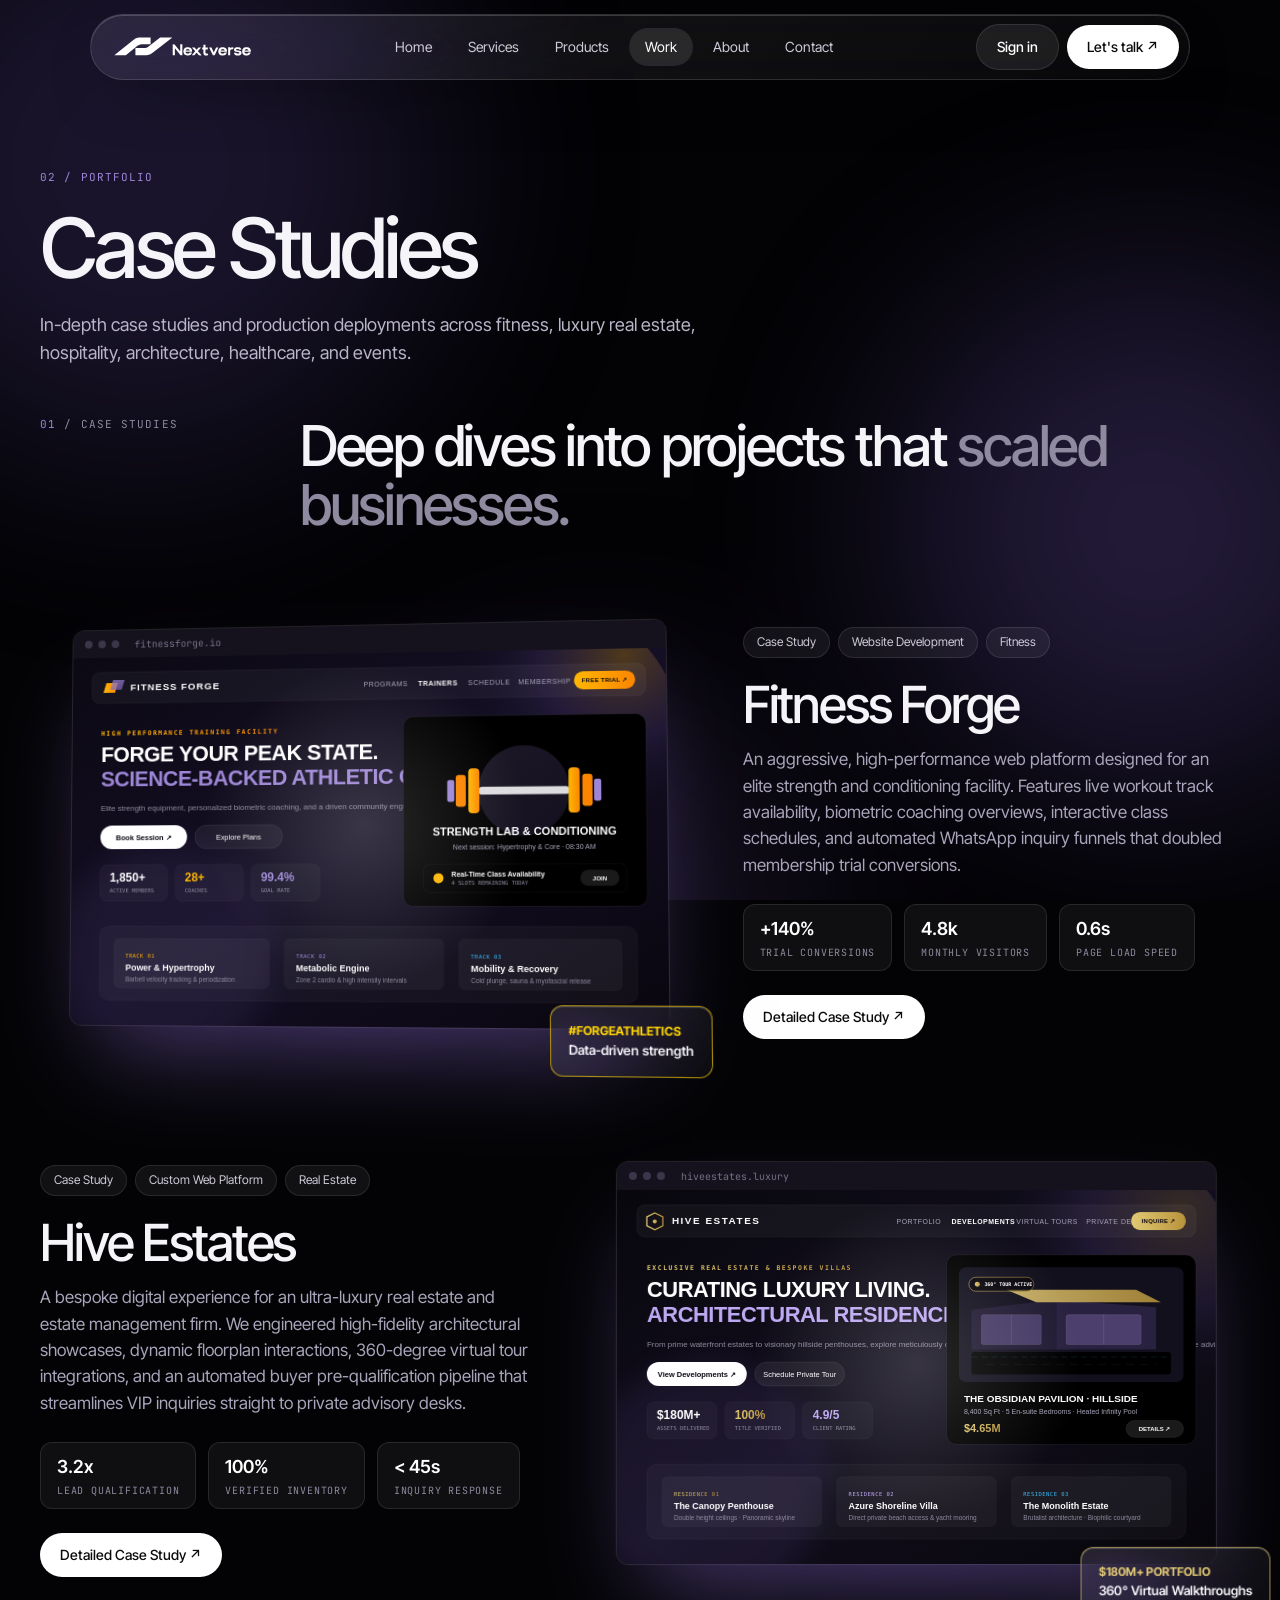
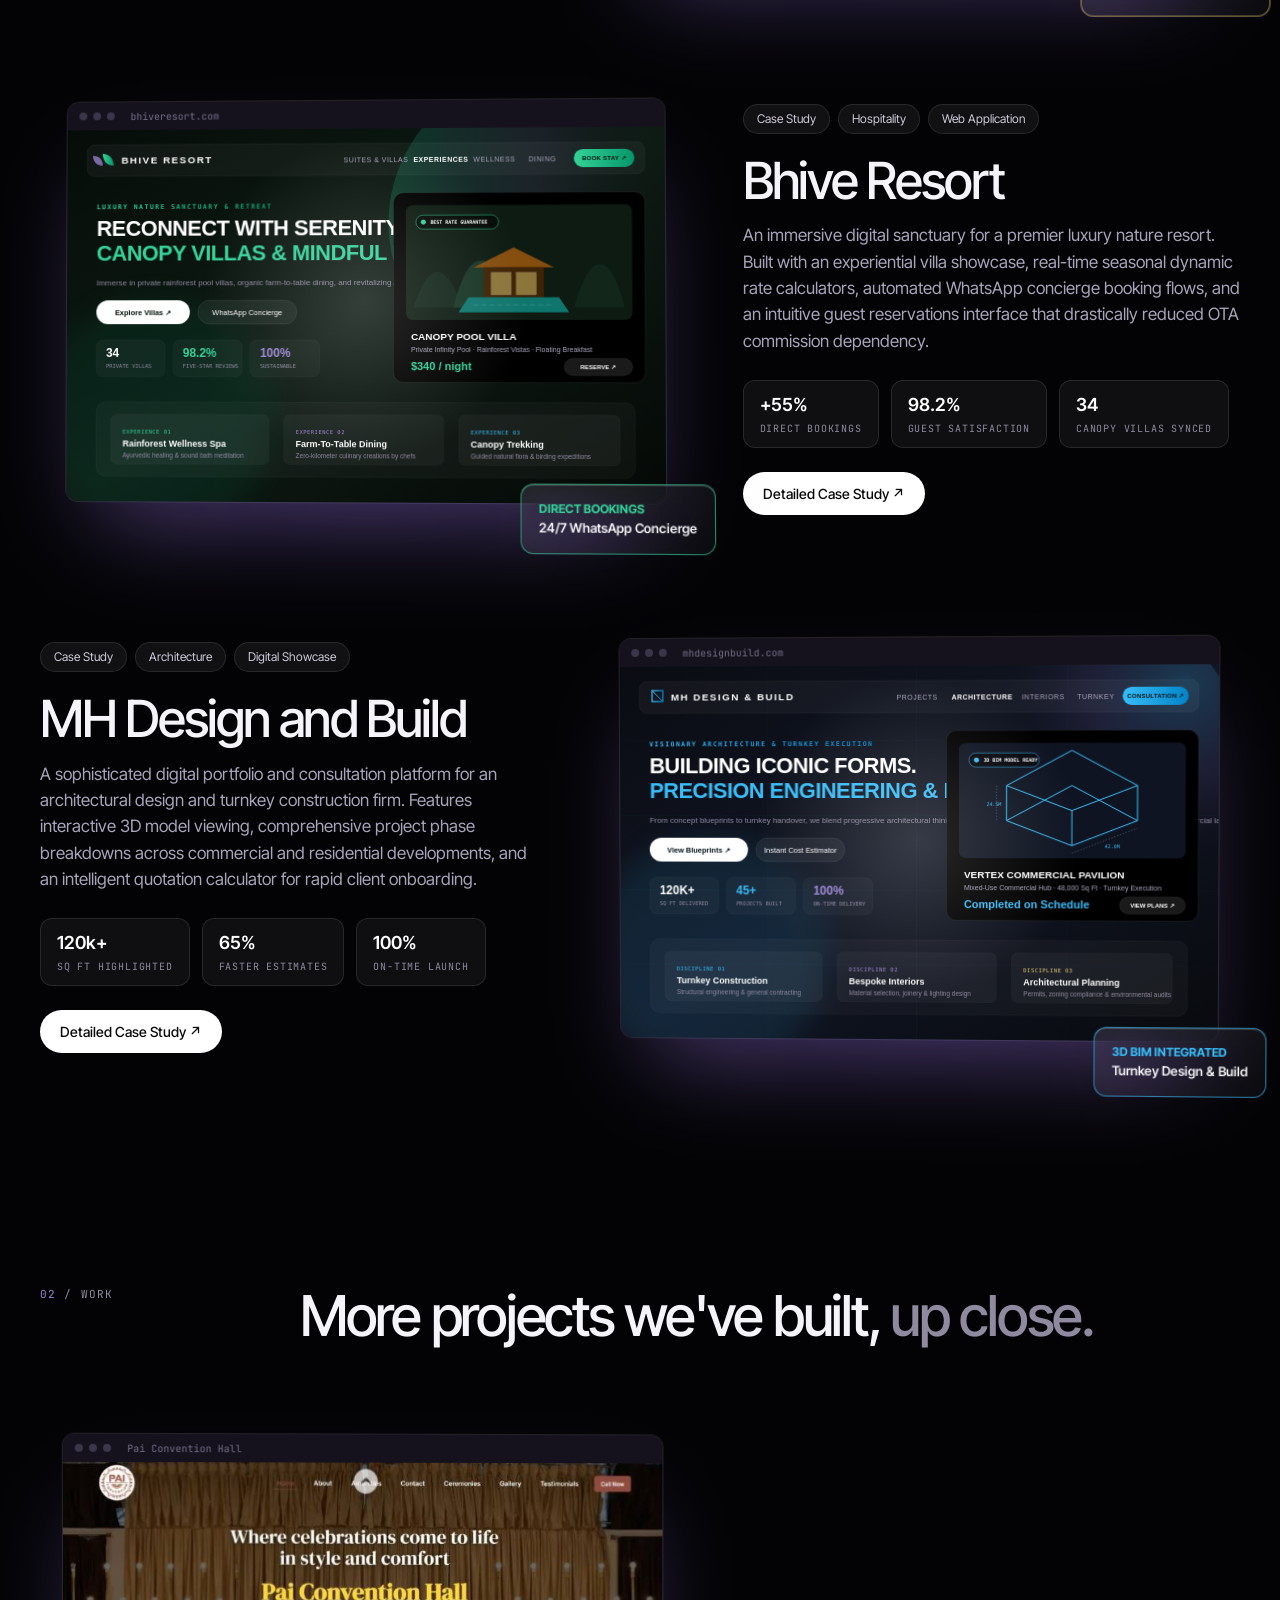
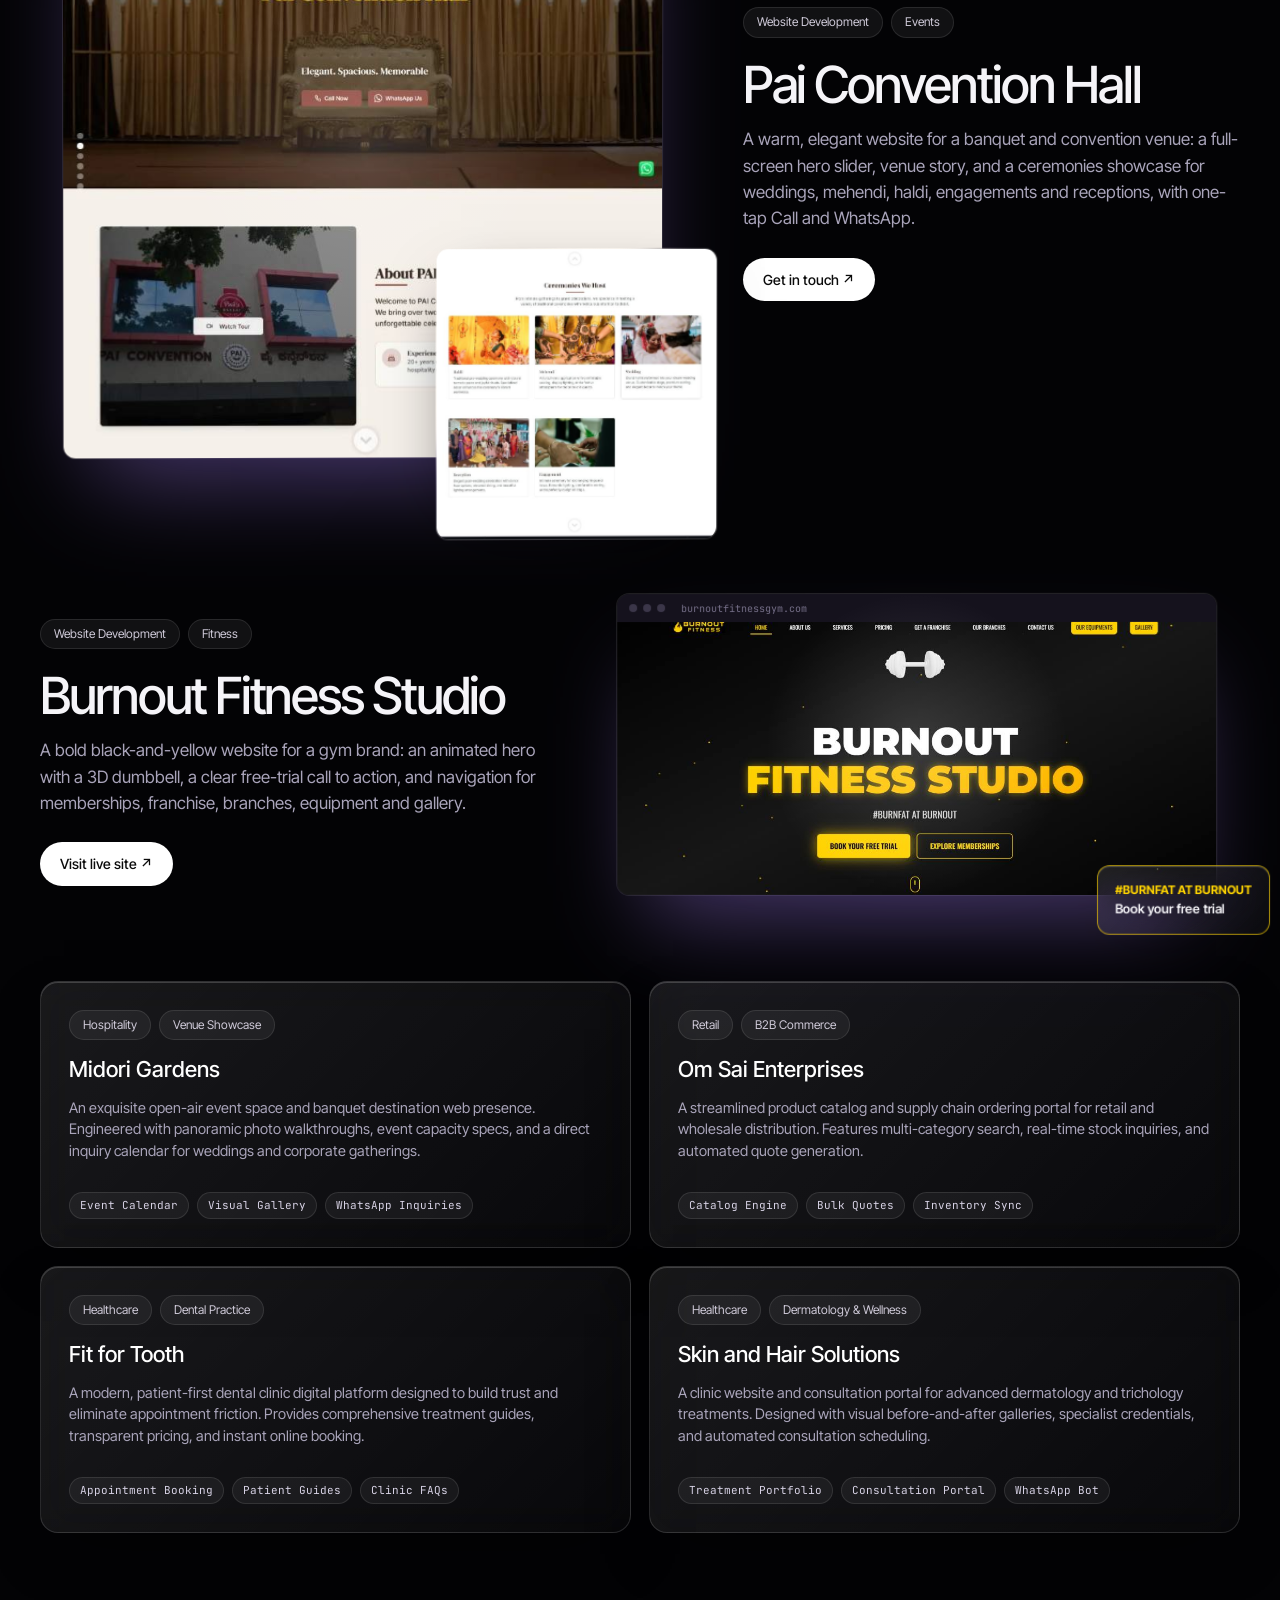
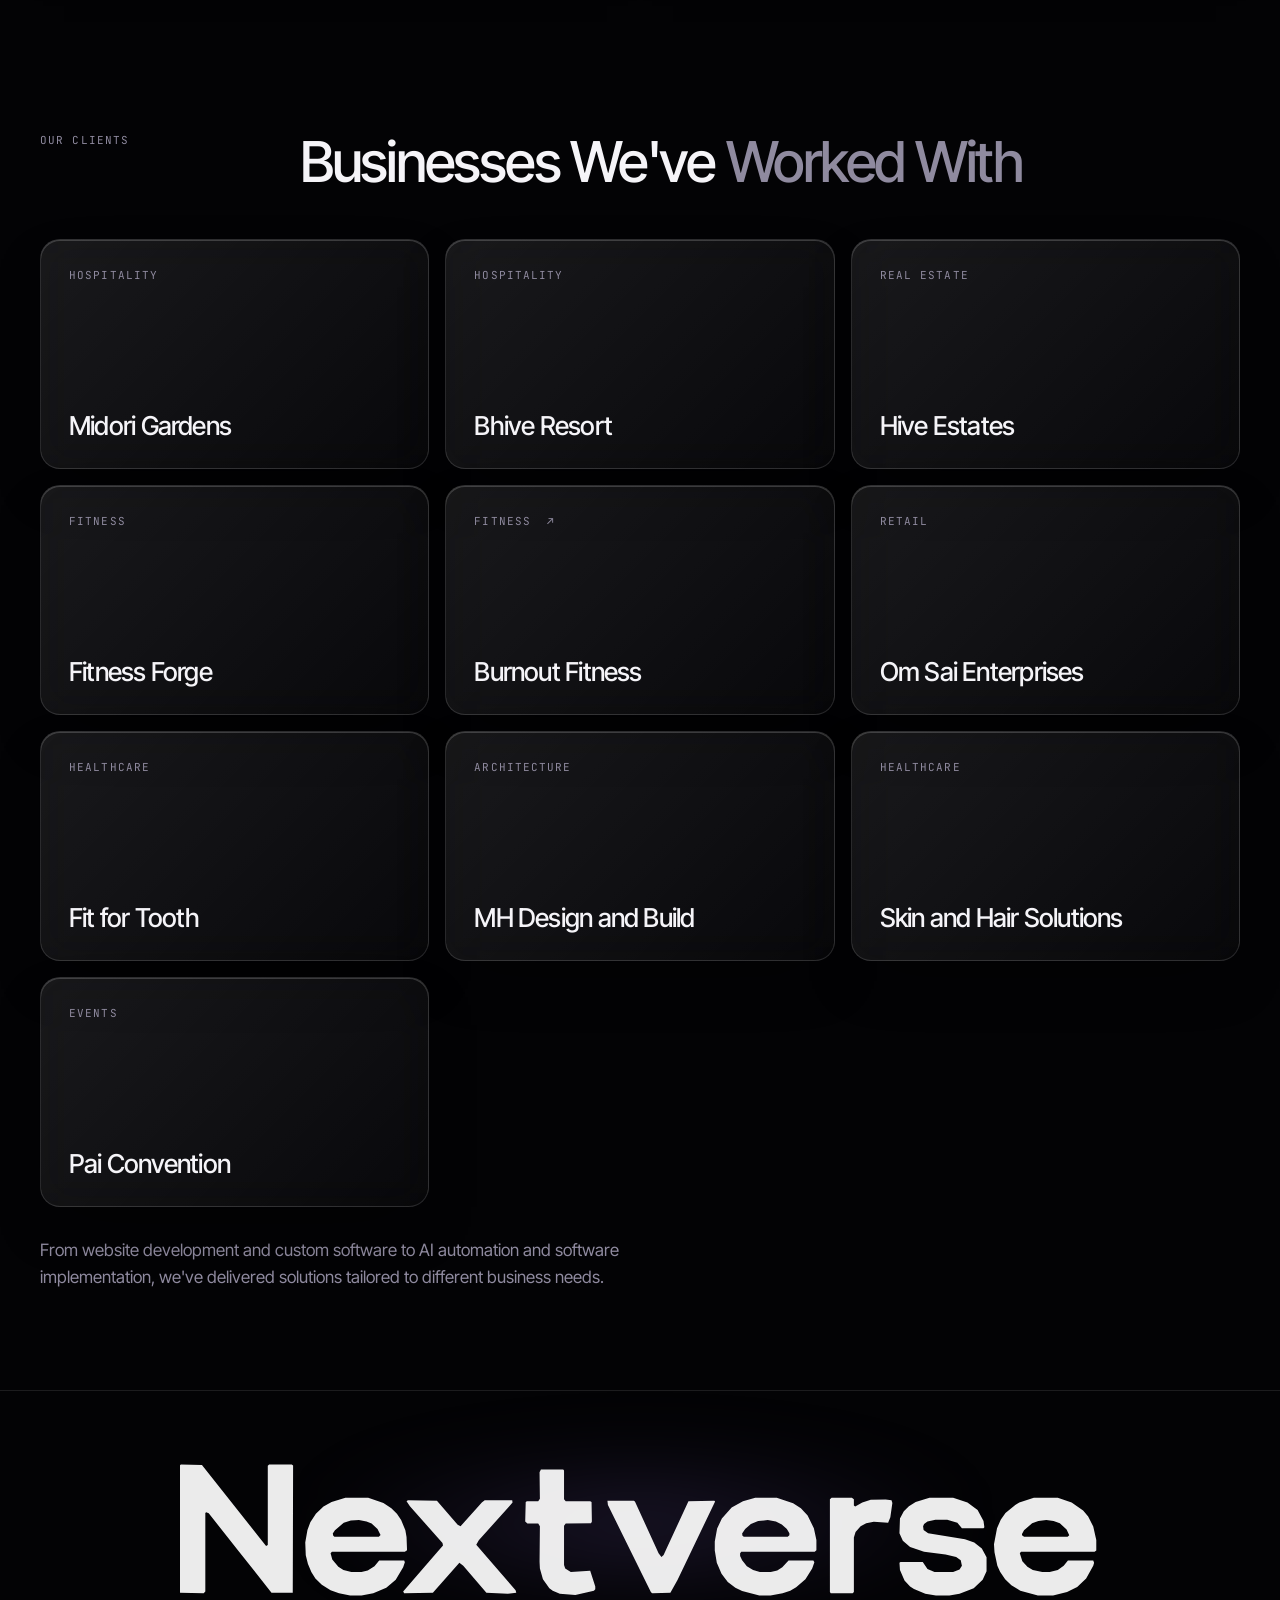
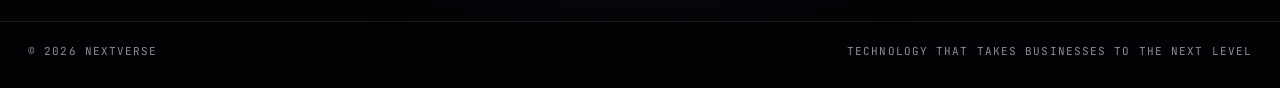
<file: work.html>
<!DOCTYPE html><html lang="en"><head><meta charset="utf-8"><meta name="viewport" content="width=device-width,initial-scale=1,viewport-fit=cover"><title>Case Studies — Nextverse</title><link rel="icon" href="data:,"><link href="https://fonts.googleapis.com/css2?family=Inter+Tight:wght@400;500;600&family=JetBrains+Mono&display=swap" rel="stylesheet"><link rel="stylesheet" href="style.css"><script defer src="main.js"></script></head><body>
<svg width="0" height="0" style="position:absolute"><defs><path id="lg" d="M668.2 84.8 668.5 87.2 694.0 139.0 694.8 139.5 705.5 139.2 709.8 131.5 732.0 85.2 731.5 84.8 716.2 85.0 701.5 116.8 700.2 118.0 698.5 115.8 684.5 85.2 683.8 84.8ZM549.2 85.0 551.2 88.0 570.5 109.8 570.8 111.2 547.2 138.5 547.8 139.5 564.8 139.2 580.5 121.5 582.8 123.2 596.5 139.2 609.2 139.8 614.2 139.2 613.8 137.8 590.5 110.8 592.0 108.2 612.0 85.8 611.8 84.5 595.5 84.5 593.8 85.8 581.2 99.8 579.5 99.0 567.2 84.8 550.0 84.5ZM836.5 84.5 833.0 84.0 824.2 84.2 819.2 85.8 815.0 88.2 814.2 87.5 814.2 83.8 813.0 83.0 801.0 83.0 800.0 83.8 800.0 138.8 800.5 139.5 813.5 139.5 814.2 138.8 814.2 106.5 815.2 103.2 818.2 99.8 821.5 98.0 826.0 97.2 834.5 97.8 835.8 94.5 837.0 86.0ZM920.8 83.0 912.2 85.8 909.8 87.2 904.0 92.0 901.2 96.0 899.0 101.0 897.2 110.5 897.5 115.2 899.2 123.2 900.8 126.8 903.8 131.2 907.5 134.8 912.8 138.0 923.2 140.8 932.2 140.8 940.5 138.8 946.5 135.8 951.8 130.8 956.0 123.2 956.5 121.5 956.0 120.2 941.0 120.2 938.5 123.2 935.0 125.8 930.2 127.0 925.8 127.0 920.2 125.8 917.0 123.8 914.0 120.5 912.5 115.8 913.2 115.0 956.8 115.0 957.8 114.2 957.8 108.0 956.0 100.0 953.0 94.0 950.0 90.5 943.2 85.8 935.0 83.0ZM913.8 104.5 915.0 102.2 919.8 98.0 923.5 96.8 928.2 96.2 932.5 96.8 936.2 98.0 940.2 101.8 941.8 105.2 940.8 106.0 915.0 106.0 913.8 105.2ZM850.8 85.5 846.8 88.0 843.8 91.0 841.5 95.2 841.2 104.0 843.2 108.5 847.5 112.2 855.8 115.0 868.5 116.5 874.8 118.0 877.5 120.0 878.2 123.2 876.8 125.5 873.0 127.0 862.0 127.0 857.8 125.2 855.0 121.0 841.8 121.0 841.2 121.5 841.5 125.8 844.2 132.0 847.5 135.5 849.8 137.0 856.5 139.8 862.8 140.8 870.8 140.8 876.8 139.8 885.2 136.5 890.5 131.5 892.8 126.5 892.8 118.2 890.0 113.0 885.5 109.5 880.0 107.5 858.2 104.0 855.5 102.0 855.2 99.8 855.8 98.5 857.8 97.0 862.5 96.0 869.5 96.0 875.5 97.8 878.2 101.0 891.0 101.0 891.5 100.5 891.0 96.8 887.5 90.2 881.5 85.8 873.0 83.0 859.0 83.0ZM755.8 83.0 748.5 85.0 741.8 88.8 736.0 95.2 733.2 101.2 731.8 108.8 731.8 114.2 733.0 121.5 735.8 128.0 739.5 132.8 744.0 136.2 748.0 138.2 758.2 140.8 764.8 140.8 772.0 139.5 776.5 138.0 780.0 136.0 785.5 131.2 789.5 124.8 790.8 121.2 790.2 120.2 775.5 120.2 771.8 124.2 768.8 126.0 765.0 127.0 758.5 127.0 754.5 125.8 750.8 123.5 748.0 120.0 746.8 117.5 746.8 115.8 747.5 115.0 791.0 115.0 792.0 114.0 792.0 108.0 790.5 101.0 786.8 93.5 782.8 89.2 778.2 86.2 768.5 83.0ZM748.0 104.2 749.8 101.5 753.2 98.5 757.5 96.8 763.2 96.2 768.0 97.0 771.5 98.8 774.5 101.5 776.0 104.0 776.0 105.2 775.0 106.0 749.0 106.0 748.2 105.5ZM513.0 83.0 504.8 85.5 500.0 88.2 495.5 92.5 492.2 97.5 490.5 102.0 489.2 109.5 489.5 117.0 490.8 122.2 492.8 127.0 495.2 130.8 499.0 134.5 504.2 137.8 509.2 139.5 515.8 140.8 522.5 140.8 529.5 139.5 537.2 136.2 542.8 131.5 547.2 124.2 548.2 121.2 547.8 120.2 533.0 120.2 530.2 123.5 526.2 126.0 522.5 127.0 516.5 127.0 511.8 125.8 508.8 123.8 505.2 119.5 504.2 115.8 505.0 115.0 548.2 115.0 549.5 114.0 549.2 106.2 548.5 102.2 546.0 96.2 543.5 92.5 540.2 89.2 535.5 86.0 526.5 83.0ZM505.5 104.2 506.8 102.2 512.0 97.8 516.2 96.5 521.0 96.2 525.5 97.0 528.5 98.2 532.0 101.5 533.8 105.0 532.8 106.0 506.5 106.0 505.8 105.5ZM628.8 66.2 628.0 67.8 628.2 83.5 627.2 85.0 620.5 85.0 619.8 85.5 619.5 97.0 620.8 98.2 627.2 98.2 628.2 99.8 628.0 120.8 628.2 124.8 630.0 131.2 633.8 136.5 635.8 138.0 640.0 139.8 649.2 140.5 660.2 138.0 661.0 137.2 661.0 135.5 658.0 126.2 646.5 127.0 643.2 124.8 642.5 122.8 642.5 99.5 643.5 98.2 658.5 98.0 659.0 97.0 658.8 85.5 658.0 85.0 643.5 85.0 642.5 83.8 642.5 66.8 642.0 66.2ZM415.5 63.2 414.8 64.0 415.0 139.2 429.0 139.5 430.0 138.5 430.0 92.0 430.5 91.5 432.0 92.2 469.2 139.2 481.8 139.2 482.0 63.8 481.2 63.2 467.8 63.2 467.0 64.0 467.0 111.0 466.0 111.5 428.0 63.5ZM411.8 16.0 327.5 15.8 269.8 60.0 245.2 80.0 240.0 83.5 233.2 86.8 224.5 88.8 156.5 88.8 155.8 89.8 155.8 137.8 157.0 138.8 224.2 139.0 234.2 138.2 248.8 135.5 259.0 131.5 264.5 128.8 273.2 123.0 407.8 19.8ZM261.2 16.5 260.5 15.8 181.2 15.8 172.0 17.0 159.0 20.8 151.0 25.2 132.5 39.5 24.0 126.0 9.5 138.2 10.2 138.8 89.2 138.8 172.0 71.8 177.2 68.5 188.8 64.2 199.8 62.2 260.5 62.0 261.2 61.2Z"/></defs></svg><div class="orbs"><i></i><i></i><i></i></div>
<nav class="glass"><a href="index.html" aria-label="Nextverse"><svg class="lg " viewBox="0 12 965 132" role="img" aria-label="Nextverse"><use href="#lg"/></svg></a><ul><li><a href="index.html">Home</a></li><li><a href="services.html">Services</a></li><li><a href="products.html">Products</a></li><li><a href="work.html" class=on>Work</a></li><li><a href="about.html">About</a></li><li><a href="contact.html">Contact</a></li></ul><div class="nav-acts"><a href="login.html" class="btn gl login-btn">Sign in</a><a class="btn" href="contact.html">Let's talk ↗</a></div></nav>
<header class="wrap phead"><div class="lbl" style="margin-bottom:22px"><b>02 / Portfolio</b></div><h1>Case Studies</h1><p>In-depth case studies and production deployments across fitness, luxury real estate, hospitality, architecture, healthcare, and events.</p></header>

<!-- Case Studies Section -->
<section class="wrap sec" id="case-studies" style="padding-top:20px"><div class="row"><div class="lbl"><b>01</b> / Case Studies</div><h2>Deep dives into projects that <span class="g">scaled businesses.</span></h2></div>

<!-- 01 Fitness Forge Case Study -->
<article class="proj"><div class="scene" data-dir="1"><div class="dev"><div class="win"><div class="bar"><i></i><i></i><i></i><span>fitnessforge.io</span></div><img src="fitness-forge.svg" alt="Fitness Forge athletic training platform"></div><div class="fl t glass"><b>#FORGEATHLETICS</b>Data-driven strength</div></div></div><div class="rv"><div class="tags"><span>Case Study</span><span>Website Development</span><span>Fitness</span></div><h3>Fitness Forge</h3><p>An aggressive, high-performance web platform designed for an elite strength and conditioning facility. Features live workout track availability, biometric coaching overviews, interactive class schedules, and automated WhatsApp inquiry funnels that doubled membership trial conversions.</p><div class="metrics-row"><div class="metric-chip"><b>+140%</b><span>TRIAL CONVERSIONS</span></div><div class="metric-chip"><b>4.8k</b><span>MONTHLY VISITORS</span></div><div class="metric-chip"><b>0.6s</b><span>PAGE LOAD SPEED</span></div></div><a class="btn" href="case-study-fitness-forge.html">Detailed Case Study ↗</a></div></article>

<!-- 02 Hive Estates Case Study -->
<article class="proj rev"><div class="scene" data-dir="-1"><div class="dev"><div class="win"><div class="bar"><i></i><i></i><i></i><span>hiveestates.luxury</span></div><img src="hive-estates.svg" alt="Hive Estates luxury property development platform"></div><div class="fl t glass" style="border-color:rgba(226,201,116,.6)"><b style="color:#e2c974">$180M+ PORTFOLIO</b>360° Virtual Walkthroughs</div></div></div><div class="rv"><div class="tags"><span>Case Study</span><span>Custom Web Platform</span><span>Real Estate</span></div><h3>Hive Estates</h3><p>A bespoke digital experience for an ultra-luxury real estate and estate management firm. We engineered high-fidelity architectural showcases, dynamic floorplan interactions, 360-degree virtual tour integrations, and an automated buyer pre-qualification pipeline that streamlines VIP inquiries straight to private advisory desks.</p><div class="metrics-row"><div class="metric-chip"><b>3.2x</b><span>LEAD QUALIFICATION</span></div><div class="metric-chip"><b>100%</b><span>VERIFIED INVENTORY</span></div><div class="metric-chip"><b>&lt; 45s</b><span>INQUIRY RESPONSE</span></div></div><a class="btn" href="case-study-hive-estates.html">Detailed Case Study ↗</a></div></article>

<!-- 03 Bhive Resort Case Study -->
<article class="proj"><div class="scene" data-dir="1"><div class="dev"><div class="win"><div class="bar"><i></i><i></i><i></i><span>bhiveresort.com</span></div><img src="bhive-resort.svg" alt="Bhive Resort luxury nature sanctuary website"></div><div class="fl t glass" style="border-color:rgba(52,211,153,.6)"><b style="color:#34d399">DIRECT BOOKINGS</b>24/7 WhatsApp Concierge</div></div></div><div class="rv"><div class="tags"><span>Case Study</span><span>Hospitality</span><span>Web Application</span></div><h3>Bhive Resort</h3><p>An immersive digital sanctuary for a premier luxury nature resort. Built with an experiential villa showcase, real-time seasonal dynamic rate calculators, automated WhatsApp concierge booking flows, and an intuitive guest reservations interface that drastically reduced OTA commission dependency.</p><div class="metrics-row"><div class="metric-chip"><b>+55%</b><span>DIRECT BOOKINGS</span></div><div class="metric-chip"><b>98.2%</b><span>GUEST SATISFACTION</span></div><div class="metric-chip"><b>34</b><span>CANOPY VILLAS SYNCED</span></div></div><a class="btn" href="case-study-bhive-resort.html">Detailed Case Study ↗</a></div></article>

<!-- 04 MH Design and Build Case Study -->
<article class="proj rev"><div class="scene" data-dir="-1"><div class="dev"><div class="win"><div class="bar"><i></i><i></i><i></i><span>mhdesignbuild.com</span></div><img src="mh-design.svg" alt="MH Design and Build architectural portfolio"></div><div class="fl t glass" style="border-color:rgba(56,189,248,.6)"><b style="color:#38bdf8">3D BIM INTEGRATED</b>Turnkey Design &amp; Build</div></div></div><div class="rv"><div class="tags"><span>Case Study</span><span>Architecture</span><span>Digital Showcase</span></div><h3>MH Design and Build</h3><p>A sophisticated digital portfolio and consultation platform for an architectural design and turnkey construction firm. Features interactive 3D model viewing, comprehensive project phase breakdowns across commercial and residential developments, and an intelligent quotation calculator for rapid client onboarding.</p><div class="metrics-row"><div class="metric-chip"><b>120k+</b><span>SQ FT HIGHLIGHTED</span></div><div class="metric-chip"><b>65%</b><span>FASTER ESTIMATES</span></div><div class="metric-chip"><b>100%</b><span>ON-TIME LAUNCH</span></div></div><a class="btn" href="case-study-mh-design.html">Detailed Case Study ↗</a></div></article>
</section>

<!-- Work Section (Remaining Projects) -->
<section class="wrap sec" id="work"><div class="row"><div class="lbl"><b>02</b> / Work</div><h2>More projects we've built, <span class="g">up close.</span></h2></div>

<!-- Featured Live Showcase 1: Pai Convention Hall -->
<article class="proj"><div class="scene" data-dir="1"><div class="dev"><div class="win"><div class="bar"><i></i><i></i><i></i><span>Pai Convention Hall</span></div><img src="pai-1.jpg" alt="Pai Convention Hall homepage"></div><div class="fl glass"><img src="pai-2.jpg" alt="Ceremonies section"></div></div></div><div class="rv"><div class="tags"><span>Website Development</span><span>Events</span></div><h3>Pai Convention Hall</h3><p>A warm, elegant website for a banquet and convention venue: a full-screen hero slider, venue story, and a ceremonies showcase for weddings, mehendi, haldi, engagements and receptions, with one-tap Call and WhatsApp.</p><a class="btn" href="contact.html">Get in touch ↗</a></div></article>

<!-- Featured Live Showcase 2: Burnout Fitness Studio -->
<article class="proj rev"><div class="scene" data-dir="-1"><a class="dev" href="https://burnoutfitnessgym.com" target="_blank" rel="noopener" aria-label="Open Burnout Fitness website"><div class="win"><div class="bar"><i></i><i></i><i></i><span>burnoutfitnessgym.com</span></div><img src="burnout-1.jpg" alt="Burnout Fitness homepage"></div><div class="fl t glass"><b>#BURNFAT AT BURNOUT</b>Book your free trial</div></a></div><div class="rv"><div class="tags"><span>Website Development</span><span>Fitness</span></div><h3>Burnout Fitness Studio</h3><p>A bold black-and-yellow website for a gym brand: an animated hero with a 3D dumbbell, a clear free-trial call to action, and navigation for memberships, franchise, branches, equipment and gallery.</p><a class="btn" href="https://burnoutfitnessgym.com" target="_blank" rel="noopener">Visit live site ↗</a></div></article>

<!-- Additional Client Projects Grid -->
<div class="work-grid">
  <div class="glass work-card tilt rv">
    <div>
      <div class="tags" style="margin-bottom:12px"><span>Hospitality</span><span>Venue Showcase</span></div>
      <h4>Midori Gardens</h4>
      <p>An exquisite open-air event space and banquet destination web presence. Engineered with panoramic photo walkthroughs, event capacity specs, and a direct inquiry calendar for weddings and corporate gatherings.</p>
    </div>
    <div class="media-badges"><span>Event Calendar</span><span>Visual Gallery</span><span>WhatsApp Inquiries</span></div>
  </div>

  <div class="glass work-card tilt rv">
    <div>
      <div class="tags" style="margin-bottom:12px"><span>Retail</span><span>B2B Commerce</span></div>
      <h4>Om Sai Enterprises</h4>
      <p>A streamlined product catalog and supply chain ordering portal for retail and wholesale distribution. Features multi-category search, real-time stock inquiries, and automated quote generation.</p>
    </div>
    <div class="media-badges"><span>Catalog Engine</span><span>Bulk Quotes</span><span>Inventory Sync</span></div>
  </div>

  <div class="glass work-card tilt rv">
    <div>
      <div class="tags" style="margin-bottom:12px"><span>Healthcare</span><span>Dental Practice</span></div>
      <h4>Fit for Tooth</h4>
      <p>A modern, patient-first dental clinic digital platform designed to build trust and eliminate appointment friction. Provides comprehensive treatment guides, transparent pricing, and instant online booking.</p>
    </div>
    <div class="media-badges"><span>Appointment Booking</span><span>Patient Guides</span><span>Clinic FAQs</span></div>
  </div>

  <div class="glass work-card tilt rv">
    <div>
      <div class="tags" style="margin-bottom:12px"><span>Healthcare</span><span>Dermatology &amp; Wellness</span></div>
      <h4>Skin and Hair Solutions</h4>
      <p>A clinic website and consultation portal for advanced dermatology and trichology treatments. Designed with visual before-and-after galleries, specialist credentials, and automated consultation scheduling.</p>
    </div>
    <div class="media-badges"><span>Treatment Portfolio</span><span>Consultation Portal</span><span>WhatsApp Bot</span></div>
  </div>
</div>
</section>

<!-- Clients Roster Section with Hive Estates added -->
<section class="wrap sec"><div class="row"><div class="lbl">Our clients</div><h2>Businesses We've <span class="g">Worked With</span></h2></div><div class="grid3"><div class="glass card tilt rv"><span class="lbl">Hospitality</span><h4>Midori Gardens</h4></div><div class="glass card tilt rv"><span class="lbl">Hospitality</span><h4>Bhive Resort</h4></div><div class="glass card tilt rv"><span class="lbl">Real Estate</span><h4>Hive Estates</h4></div><div class="glass card tilt rv"><span class="lbl">Fitness</span><h4>Fitness Forge</h4></div><a class="glass card tilt rv" href="https://burnoutfitnessgym.com" target="_blank" rel="noopener"><span class="lbl">Fitness &nbsp;↗</span><h4>Burnout Fitness</h4></a><div class="glass card tilt rv"><span class="lbl">Retail</span><h4>Om Sai Enterprises</h4></div><div class="glass card tilt rv"><span class="lbl">Healthcare</span><h4>Fit for Tooth</h4></div><div class="glass card tilt rv"><span class="lbl">Architecture</span><h4>MH Design and Build</h4></div><div class="glass card tilt rv"><span class="lbl">Healthcare</span><h4>Skin and Hair Solutions</h4></div><div class="glass card tilt rv"><span class="lbl">Events</span><h4>Pai Convention</h4></div></div><p style="color:var(--mut);margin-top:30px;max-width:40em">From website development and custom software to AI automation and software implementation, we've delivered solutions tailored to different business needs.</p></section>
<footer class="ft"><div class="wrap"><div class="fbrand"><svg class="lg footer-static-wm" viewBox="415 60 545 84" role="img" aria-label="Nextverse"><use href="#lg"/></svg></div></div><div class="fbot"><span class="lbl">© 2026 Nextverse</span><span class="lbl">Technology that takes businesses to the next level</span></div></footer>

<nav class="mobile-dock" aria-label="Mobile navigation">
  <a href="index.html" class="dock-item">
    <svg viewBox="0 0 24 24" fill="none" stroke="currentColor" stroke-width="2" stroke-linecap="round" stroke-linejoin="round"><path d="M3 10.5L12 3l9 7.5V20a1 1 0 0 1-1 1h-5v-6h-6v6H4a1 1 0 0 1-1-1z"/></svg>
    <span>Home</span>
  </a>
  <a href="services.html" class="dock-item">
    <svg viewBox="0 0 24 24" fill="none" stroke="currentColor" stroke-width="2" stroke-linecap="round" stroke-linejoin="round"><rect x="2" y="3" width="20" height="14" rx="2"/><line x1="8" y1="21" x2="16" y2="21"/><line x1="12" y1="17" x2="12" y2="21"/></svg>
    <span>Services</span>
  </a>
  <a href="work.html" class="dock-item on">
    <svg viewBox="0 0 24 24" fill="none" stroke="currentColor" stroke-width="2" stroke-linecap="round" stroke-linejoin="round"><polygon points="12 2 2 7 12 12 22 7 12 2"/><polyline points="2 12 12 17 22 12"/><polyline points="2 17 12 22 22 17"/></svg>
    <span>Work</span>
  </a>
  <a href="about.html" class="dock-item">
    <svg viewBox="0 0 24 24" fill="none" stroke="currentColor" stroke-width="2" stroke-linecap="round" stroke-linejoin="round"><circle cx="12" cy="12" r="10"/><line x1="12" y1="16" x2="12" y2="12"/><line x1="12" y1="8" x2="12.01" y2="8"/></svg>
    <span>About</span>
  </a>
</nav>

</body></html>
</file>
<file: style.css>
:root{
  --bg:#030305;
  --fg:#f5f4f8;
  --mut:#8f8a9f;
  --v1:#7158ac;
  --v2:#9d86d6;
  --line:rgba(255,255,255,.1);
  --stand:340px;
  --cone-w:520px;
}
*{box-sizing:border-box;margin:0}
@view-transition{navigation:auto}
html{scroll-behavior:auto;-webkit-tap-highlight-color:transparent}
body{
  background:var(--bg);
  color:var(--fg);
  font:400 17px/1.55 'Inter Tight',Helvetica,Arial,sans-serif;
  -webkit-font-smoothing:antialiased;
  overflow-x:hidden;
  position:relative;
}
a{color:inherit;text-decoration:none}

/* Glowing Ambient Orbs */
.orbs{position:fixed;inset:0;z-index:-1;overflow:hidden;pointer-events:none}
.orbs i{position:absolute;border-radius:50%;filter:blur(110px);opacity:.32;animation:fl 24s ease-in-out infinite alternate}
.orbs i:nth-child(1){width:46vw;height:46vw;left:-12vw;top:-10vw;background:#4b3a80}
.orbs i:nth-child(2){width:40vw;height:40vw;right:-10vw;top:30vh;background:#654ba6;animation-delay:-8s}
.orbs i:nth-child(3){width:34vw;height:34vw;left:30vw;bottom:-18vw;background:#3b2b5a;animation-delay:-14s}
@keyframes fl{to{transform:translate(6vw,8vh) scale(1.15)}}

/* Glass Surface Styling */
.glass{
  background:linear-gradient(135deg,rgba(255,255,255,.09),rgba(255,255,255,.025));
  backdrop-filter:blur(20px) saturate(150%);
  -webkit-backdrop-filter:blur(20px) saturate(150%);
  border:1px solid rgba(255,255,255,.13);
  box-shadow:inset 0 1px 0 rgba(255,255,255,.18),0 24px 60px -24px rgba(0,0,0,.7);
  border-radius:20px;
}
.wrap{max-width:1200px;margin:0 auto;padding:0 28px}
.lbl{font:11px 'JetBrains Mono',ui-monospace,monospace;letter-spacing:.1em;text-transform:uppercase;color:var(--mut)}
.lbl b{color:var(--v2);font-weight:400}
.lg{fill:#fff;display:block}

/* Top Navigation */
nav.glass{
  position:fixed;
  top:calc(14px + env(safe-area-inset-top,0px));
  left:50%;
  transform:translateX(-50%);
  z-index:50;
  width:min(1100px,calc(100% - 24px));
  display:flex;
  align-items:center;
  justify-content:space-between;
  padding:9px 10px 9px 22px;
  border-radius:99px;
  transition:all .3s ease;
}
nav .lg{height:19px;width:auto}
nav ul{display:flex;gap:4px;list-style:none;padding:0;margin:0}
nav ul a{display:block;padding:8px 16px;border-radius:99px;font-size:14px;color:#cfcad9;transition:.25s}
nav ul a:hover,nav ul a.on{background:rgba(255,255,255,.1);color:#fff}
.nav-acts{display:flex;gap:8px;align-items:center}
.btn{
  display:inline-flex;gap:8px;align-items:center;
  background:#fff;color:#0b0b0b;padding:11px 20px;
  border-radius:99px;font-size:14px;font-weight:500;
  transition:.3s;border:none;cursor:pointer;text-align:center;justify-content:center;
}
.btn:hover{background:var(--v2);color:#fff;transform:translateY(-2px)}
.btn.gl{background:rgba(255,255,255,.08);color:#fff;border:1px solid var(--line)}
.btn.gl:hover{background:rgba(255,255,255,.16);color:#fff}

/* Hero Section (Laptop Interface: 280vh Pinned Animation) */
.hero{height:280vh;position:relative}
.show{height:300vh;position:relative}
.pin{
  position:sticky;
  top:0;
  height:100vh;
  overflow:hidden;
  display:flex;
  flex-direction:column;
  align-items:center;
  padding-top:104px;
}
.hero .pin{
  padding:0;
  display:block;
  background:transparent;
}
.hero .pin:before{
  content:"";
  position:absolute;
  inset:0;
  pointer-events:none;
  background:radial-gradient(ellipse 70% 50% at 50% 45%, rgba(113,88,172,.18), transparent 75%);
  z-index:0;
}
.hero #gl{position:absolute;inset:0;width:100%;height:100%}

/* Flat Fallback Logo (Shows ONLY the geometric mark above, NEVER duplicates wordmark) */
.flat{
  position:absolute;
  inset:0;
  display:grid;
  place-items:center;
  pointer-events:none;
  transition:opacity .4s ease;
}
.flat .mark-only{
  width:min(44vw,360px);
  height:auto;
  transform:translateY(-44%);
}
.gl-on .flat, html.gl-on .flat, body.gl-on .flat{
  display:none !important;
  opacity:0 !important;
}

/* Hero Wordmark & Subtitle Pill */
.hv{
  position:absolute;
  left:0;
  right:0;
  top:66%;
  display:flex;
  flex-direction:column;
  align-items:center;
  gap:24px;
  pointer-events:none;
}
.hv .wm{
  width:min(52vw,600px);
  height:auto;
  opacity:0;
  animation:rise2 1.2s 1.1s forwards;
}
.tg{
  padding:9px 22px;
  font-size:14px;
  border-radius:99px;
  color:#d8d3e6;
  opacity:0;
  animation:rise2 1.2s 1.5s forwards;
  text-align:center;
}

.hl{
  position:absolute;
  left:50%;
  top:50%;
  width:min(92vw,1100px);
  transform:translate(-50%,-40%);
  opacity:0;
  font-size:clamp(34px,5.8vw,84px);
  text-align:center;
}
.cue{
  position:absolute;
  bottom:28px;
  left:50%;
  transform:translateX(-50%);
  opacity:0;
  animation:rise2 1s 2s forwards;
}

/* Headings & Text */
h1{font-size:clamp(36px,6vw,84px);line-height:1;letter-spacing:-.045em;font-weight:500;text-align:center}
h2{font-size:clamp(30px,4.4vw,58px);line-height:1.04;letter-spacing:-.04em;font-weight:500;max-width:15em}
h2 .g,.g{color:var(--mut);font-weight:inherit}
.sh{text-align:center;max-width:none;font-size:clamp(30px,4.6vw,62px)}
@keyframes rise2{to{opacity:1}}

/* 3D Laptop Scroll Scene (Laptop Interface) */
.stage{position:relative;flex:1;width:100%;perspective:2200px;display:flex;justify-content:center;align-items:flex-start;margin-top:34px}
.lap{--w:min(680px,82vw,calc((100vh - 340px)*1.55));--h:calc(var(--w)*.625);position:relative;width:var(--w);height:var(--h);transform-style:preserve-3d;transform:rotateX(-22deg)}
.lid{position:absolute;inset:0;transform-origin:50% 100%;transform:rotateX(var(--a,-88deg));transform-style:preserve-3d}
.scr,.bk{position:absolute;inset:0;border-radius:14px;backface-visibility:hidden;-webkit-backface-visibility:hidden;overflow:hidden}
.scr{background:#0c0a12;border:7px solid #1a1722;box-shadow:0 0 0 1px rgba(255,255,255,.16),0 0 90px rgba(113,88,172,.5)}
.bk{transform:rotateY(180deg);background:linear-gradient(145deg,#2c2640,#0e0c14);display:grid;place-items:center;border:1px solid rgba(255,255,255,.18)}
.bk .lg{width:18%}
.strip{will-change:transform}.strip img{display:block;width:100%}
.base{position:absolute;left:-4%;top:100%;width:108%;height:calc(var(--h)*.64);transform-origin:50% 0;transform:rotateX(90deg);background:linear-gradient(180deg,#2e293b,#14111b);border-radius:0 0 24px 24px;border:1px solid rgba(255,255,255,.14)}
.base:after{content:"";position:absolute;inset:12% 9% 34%;border-radius:8px;background:repeating-linear-gradient(90deg,rgba(255,255,255,.08) 0 22px,transparent 22px 26px),#0a0810}

/* Sections */
.sec{padding:100px 0;position:relative}
.row{display:grid;grid-template-columns:220px 1fr;gap:40px;margin-bottom:48px}
.panel{padding:clamp(26px,4vw,52px)}
.two{display:grid;grid-template-columns:1fr 1fr;gap:44px;color:#b9b4c8}
.acts{display:flex;gap:12px;flex-wrap:wrap;margin-top:28px}
.mq{overflow:hidden;padding:18px 0;border-radius:99px;margin:0 28px}
.mq div{display:flex;gap:56px;width:max-content;animation:mq 34s linear infinite;font-size:20px;letter-spacing:-.02em;color:#cfcad9}
.mq span:after{content:"✦";margin-left:56px;color:var(--v1)}
@keyframes mq{to{transform:translateX(-50%)}}

/* Services List Links */
.sv a{display:grid;grid-template-columns:56px 1fr 24px;align-items:center;gap:16px;padding:26px 30px;border-radius:0;border:0;border-bottom:1px solid var(--line);transition:.35s}
.sv{padding:6px 0;overflow:hidden}
.sv a:last-child{border-bottom:0}
.sv a:hover{background:rgba(255,255,255,.07);padding-left:44px}
.sv h3{font-size:clamp(24px,3.2vw,42px);font-weight:500;letter-spacing:-.035em;line-height:1.1}
.sv a:hover h3{color:var(--v2)}
.sv em{font-style:normal;color:var(--v2);transition:.3s}.sv a:hover em{transform:translateX(6px)}

/* Grid3 & Cards */
.grid3{display:grid;grid-template-columns:repeat(3,1fr);gap:16px}
.card{padding:28px;min-height:230px;display:flex;flex-direction:column;justify-content:space-between;transition:transform .2s ease-out,background .3s;position:relative;overflow:hidden;--gx:50%;--gy:50%}
.card:before{content:"";position:absolute;inset:0;background:radial-gradient(circle at var(--gx) var(--gy),rgba(157,134,214,.22),transparent 55%);opacity:0;transition:.3s}
.card:hover:before{opacity:1}
.card h3,.card h4{font-size:26px;font-weight:500;letter-spacing:-.03em;line-height:1.1;position:relative}
.card p{color:#a9a4ba;font-size:15px;margin-top:10px;position:relative}
.tile{display:block;padding:14px}
.tile img{display:block;width:100%;border-radius:12px;aspect-ratio:16/10;object-fit:cover;object-position:top}
.tile h4{font-size:22px;font-weight:500;margin:16px 6px 4px;letter-spacing:-.03em}
.tile p{margin:0 6px 8px;font-size:14px;color:var(--mut)}

.phead{padding:170px 0 30px}
.phead h1{text-align:left;max-width:14em;font-size:clamp(38px,6.5vw,94px)}
.phead p{color:#b9b4c8;max-width:38em;margin-top:22px;font-size:18px}
.cta{padding:clamp(36px,6vw,80px);text-align:center;margin:0 28px}
.cta p{font-size:clamp(24px,4vw,52px);letter-spacing:-.04em;line-height:1.08;max-width:16em;margin:0 auto 28px}
.cta p span{color:var(--v2)}

/* 3D Showcase & Projects */
.proj{display:grid;grid-template-columns:1.3fr 1fr;gap:56px;align-items:center;margin-top:60px}
.proj.rev{grid-template-columns:1fr 1.3fr}.proj.rev .scene{order:2}
.scene{perspective:1600px;padding:30px 24px 46px}
.dev{position:relative;transform-style:preserve-3d;display:block;--gx:50%;--gy:50%}
.dev:before{content:"";position:absolute;inset:6% 4% -6%;background:radial-gradient(ellipse,rgba(113,88,172,.6),transparent 70%);filter:blur(30px);transform:translateZ(-80px)}
.win{position:relative;border-radius:12px;overflow:hidden;background:#0d0b14;box-shadow:0 50px 90px -30px rgba(113,88,172,.6),0 0 0 1px rgba(255,255,255,.12)}
.win:after{content:"";position:absolute;inset:0;pointer-events:none;background:radial-gradient(circle at var(--gx) var(--gy),rgba(255,255,255,.16),transparent 45%)}
.bar{height:28px;background:#15121d;display:flex;gap:6px;align-items:center;padding:0 12px}
.bar i{width:8px;height:8px;border-radius:50%;background:#3b3649}
.bar span{margin-left:10px;font:10px 'JetBrains Mono',monospace;color:#767089}
.win img{display:block;width:100%}
.fl{position:absolute;right:-5%;bottom:-9%;width:44%;transform:translateZ(110px);overflow:hidden;border-radius:12px}
.fl img{display:block;width:100%}
.fl.t{width:auto;padding:14px 16px;font-size:12px;font-weight:600;border-color:rgba(255,212,0,.6)}.fl.t b{display:block;color:#ffd400;font-size:11px}
.tags{display:flex;flex-wrap:wrap;gap:8px;margin-bottom:20px}.tags span{padding:5px 13px;border-radius:99px;font-size:12px;color:#cfcad9;background:rgba(255,255,255,.06);border:1px solid var(--line)}
.proj h3{font-size:clamp(32px,4vw,54px);font-weight:500;letter-spacing:-.04em;line-height:1.02}
.proj p{color:#a9a4ba;margin:16px 0 26px;max-width:30em}
.rv{opacity:0;transform:translateY(46px) rotateX(10deg)}
.rv.in{opacity:1;transform:none;transition:opacity .9s,transform 1s cubic-bezier(.2,.8,.2,1);transition-delay:var(--d,0s)}
.tilt.rv.in{transition:opacity .9s,transform .2s ease-out}

/* Case Studies Metrics & Work Grid */
.metrics-row{display:flex;gap:12px;margin:20px 0 24px;flex-wrap:wrap}
.metric-chip{padding:10px 16px;border-radius:12px;background:rgba(255,255,255,.05);border:1px solid var(--line);display:flex;flex-direction:column;gap:2px}
.metric-chip b{font-size:18px;color:#fff;font-weight:600}
.metric-chip span{font-size:10px;font-family:'JetBrains Mono',monospace;color:var(--mut);letter-spacing:.08em}

.work-grid{display:grid;grid-template-columns:repeat(2,1fr);gap:18px;margin-top:40px}
.work-card{padding:28px;border-radius:18px;display:flex;flex-direction:column;justify-content:space-between;transition:transform .25s ease,border-color .25s ease}
.work-card:hover{transform:translateY(-3px);border-color:rgba(157,134,214,.4)}
.work-card h4{font-size:22px;font-weight:500;margin-bottom:10px;color:#fff}
.work-card p{color:#a9a4ba;font-size:14.5px;line-height:1.5;margin:0 0 16px}

/* Flexible Image System for Services & Sub-Services */
.svc-media,.sub-media,.media-frame{
  position:relative;width:100%;border-radius:14px;
  overflow:hidden;background:rgba(14,11,22,.6);
  border:1px solid rgba(255,255,255,.1);
  display:flex;align-items:center;justify-content:center;
}
.ratio-16-9{aspect-ratio:16/9}
.ratio-16-10{aspect-ratio:16/10}
.ratio-4-3{aspect-ratio:4/3}
.ratio-1-1{aspect-ratio:1/1}
.ratio-21-9{aspect-ratio:21/9}
.ratio-auto{aspect-ratio:auto}
.svc-media img,.sub-media img,.media-frame img,.img-flexible{
  display:block;width:100%;height:100%;
  object-fit:var(--img-fit,cover);
  object-position:var(--img-pos,center);
  transition:transform .5s cubic-bezier(.2,.8,.2,1),filter .4s ease;
}
.fit-cover{--img-fit:cover}
.fit-contain{--img-fit:contain;background:rgba(8,6,14,.9)}
.fit-top{--img-pos:top center}
.hover-zoom:hover img{transform:scale(1.04)}
.svc-block{margin-top:72px;padding-top:54px;border-top:1px solid var(--line)}
.svc-block-grid{display:grid;grid-template-columns:1.15fr 1fr;gap:48px;align-items:center}
.svc-block-grid.rev{grid-template-columns:1fr 1.15fr}
.svc-block-grid.rev .svc-block-media{order:2}
.svc-block-media{position:relative}
.svc-block-media .win{border-radius:14px}
.sub-section-title{font-size:12px;font-family:'JetBrains Mono',monospace;letter-spacing:.12em;text-transform:uppercase;color:var(--v2);margin:26px 0 14px}
.sub-grid{display:grid;grid-template-columns:repeat(2,1fr);gap:16px;margin-top:18px}
.sub-card{padding:20px;border-radius:14px;display:flex;flex-direction:column;justify-content:space-between;transition:transform .25s ease,border-color .25s ease}
.sub-card:hover{transform:translateY(-3px);border-color:rgba(157,134,214,.35)}
.sub-card h4{font-size:17px;font-weight:500;margin-bottom:6px;color:#fff}
.sub-card p{font-size:13.5px;color:#a9a4ba;line-height:1.45;margin:0}
.sub-media{margin-bottom:12px;border-radius:8px}
.media-badges{display:flex;gap:8px;flex-wrap:wrap;margin-top:14px}
.media-badges span{font-size:11px;font-family:'JetBrains Mono',monospace;padding:4px 10px;border-radius:99px;background:rgba(255,255,255,.05);border:1px solid var(--line);color:#d8d3e6}

/* Quick Jump Service Anchors */
.svc-nav-strip{display:flex;gap:10px;flex-wrap:wrap;margin:32px 0 54px;padding:12px 16px;border-radius:99px}
.svc-nav-pill{padding:8px 18px;border-radius:99px;font-size:13px;color:#cfcad9;border:1px solid var(--line);background:rgba(255,255,255,.04);transition:.25s}
.svc-nav-pill:hover{background:rgba(255,255,255,.14);color:#fff;border-color:var(--v2)}

/* About Page 3D Stage & Differentiated Sections */
.about-3d-stage{
  position:relative;border-radius:24px;overflow:hidden;
  min-height:460px;height:clamp(440px,50vw,580px);
  display:flex;flex-direction:column;align-items:center;justify-content:flex-end;
  padding-bottom:44px;
  background:radial-gradient(circle at 50% 36%,rgba(113,88,172,.34),rgba(8,6,14,.92) 72%),#040307;
  border:1px solid rgba(255,255,255,.14);
  box-shadow:0 40px 100px -20px rgba(113,88,172,.38),inset 0 1px 0 rgba(255,255,255,.2);
  margin-top:20px;cursor:grab;
}
.about-3d-stage:active{cursor:grabbing}
.about-3d-canvas-wrap{position:absolute;inset:0;width:100%;height:100%}
#about-gl{display:block;width:100%;height:100%}
.about-3d-overlay{position:relative;z-index:3;display:flex;flex-direction:column;align-items:center;gap:18px;pointer-events:none;text-align:center}
.about-3d-overlay .wm{width:min(44vw,420px);height:auto;fill:#fff;filter:drop-shadow(0 12px 36px rgba(0,0,0,.7))}
.about-3d-hint{position:absolute;top:20px;right:22px;z-index:4;padding:6px 14px;border-radius:99px;background:rgba(255,255,255,.06);border:1px solid var(--line);font-size:11px}

.stats-strip{display:grid;grid-template-columns:repeat(4,1fr);gap:16px;margin-top:28px}
.stat-box{padding:26px 22px;border-radius:18px;display:flex;flex-direction:column;justify-content:space-between;gap:6px}
.stat-box b{font-size:clamp(32px,3.8vw,48px);font-weight:600;line-height:1;color:#fff;letter-spacing:-.03em}
.stat-box .stat-lbl{font-size:14px;font-weight:500;color:var(--fg);margin-top:4px}
.stat-box p{font-size:12.5px;color:var(--mut);line-height:1.45;margin:0}

.pillars-grid{display:grid;grid-template-columns:repeat(2,1fr);gap:20px;margin-top:28px}
.pillar-card{padding:30px;border-radius:18px;display:flex;flex-direction:column;justify-content:space-between;transition:transform .25s ease,border-color .25s ease}
.pillar-card:hover{transform:translateY(-3px);border-color:rgba(157,134,214,.4)}
.pillar-card h3{font-size:22px;font-weight:500;margin:12px 0 8px;color:#fff}
.pillar-card p{color:#a9a4ba;font-size:14.5px;line-height:1.5;margin:0}

.process-grid{display:grid;grid-template-columns:repeat(4,1fr);gap:16px;margin-top:28px}
.process-card{padding:24px;border-radius:16px;display:flex;flex-direction:column;justify-content:space-between;transition:transform .25s ease,border-color .25s ease}
.process-card:hover{transform:translateY(-3px);border-color:rgba(157,134,214,.35)}
.process-card .lbl{margin-bottom:12px;color:var(--v2)}
.process-card h4{font-size:18px;font-weight:500;margin-bottom:8px;color:#fff}
.process-card p{font-size:13.5px;color:#a9a4ba;line-height:1.45;margin:0}

/* Lamp Login styles */
.lamp-stage{position:relative;z-index:1;width:100%;max-width:64rem;padding:2rem 1.5rem;display:flex;flex-direction:column;align-items:center;gap:1.5rem}
@media(min-width:768px){.lamp-stage{flex-direction:row;justify-content:space-between;padding:2rem 4rem}}
.lamp{position:relative;width:18rem;max-width:100%;display:flex;flex-direction:column;align-items:center;flex:none}
.head{position:relative;z-index:2;display:flex;flex-direction:column;align-items:center;background:none;border:0;padding:0;cursor:pointer}
.head:focus-visible{outline:2px solid #fbbf24;outline-offset:6px;border-radius:8px}
.glow{position:absolute;top:20px;left:50%;width:260px;height:140px;margin-left:-130px;border-radius:50%;background:rgba(251,191,36,.7);filter:blur(45px);opacity:0;transition:opacity .7s;pointer-events:none;z-index:-1}
.shade{width:160px;height:112px;clip-path:polygon(24% 0, 76% 0, 100% 100%, 0 100%);background:linear-gradient(180deg,#2e2b27,#201d19 50%,#121110);transition:background .7s}
.rim{width:144px;height:12px;margin-top:-4px;border-radius:9999px;background:#171717;transition:background .5s,box-shadow .5s}
.chain-wrap{position:absolute;left:36%;top:112px;padding:12px}
.chain{display:flex;flex-direction:column;align-items:center;transform-origin:top;pointer-events:none}
.chain .link{width:2px;height:56px;background:linear-gradient(180deg,#737373,#d4d4d4,#fde68a)}
.chain .knob{width:12px;height:16px;border-radius:9999px;border:1px solid rgba(253,230,138,.4);background:linear-gradient(135deg,#fcd34d,#b45309);transition:transform .2s}
.head:hover .knob{transform:scale(1.25)}
@keyframes pull{0%,100%{transform:translateY(0)}50%{transform:translateY(16px)}}
.chain.pulled{animation:pull .35s cubic-bezier(.4,0,.2,1)}
.cone{position:absolute;z-index:1;left:50%;top:116px;width:var(--cone-w);height:calc(var(--stand) + 40px);margin-left:calc(var(--cone-w)/-2);pointer-events:none;transform-origin:top;filter:blur(4px);clip-path:polygon(35% 0, 65% 0, 100% 100%, 0 100%);background:linear-gradient(180deg,rgba(254,243,199,.55) 0%,rgba(251,191,36,.22) 35%,rgba(245,158,11,.05) 75%,transparent 100%);opacity:0;transform:scale(.95);transition:opacity .7s,transform .7s}
.stand{width:10px;height:var(--stand);background:linear-gradient(90deg,#404040,#737373,#262626)}
.lamp .base{position:relative;left:auto;top:auto;width:144px;height:16px;border-radius:9999px 9999px 0 0;background:linear-gradient(0deg,#171717,#404040 50%,#525252);transform:none}
.card-wrap{position:relative;width:100%;max-width:24rem;margin-left:auto;margin-right:auto}
@media(min-width:768px){.card-wrap{margin-right:0}}
#login-card{border-radius:1rem;border:1px solid rgba(255,255,255,.1);padding:2rem;position:relative;background:rgba(10,10,12,.4);backdrop-filter:blur(24px);-webkit-backdrop-filter:blur(24px);opacity:.1;transform:translateY(12px);filter:blur(3px);pointer-events:none;transition:opacity .7s ease-out,transform .7s ease-out,filter .7s ease-out,background .7s}
#hint{position:absolute;inset:0;display:flex;align-items:center;justify-content:center;font-size:.8rem;color:#a3a3a3;pointer-events:none;transition:opacity .5s}
body.lamp-on #ambient,body.lamp-on .glow{opacity:1}
body.lamp-on .cone{opacity:1;transform:scale(1)}
body.lamp-on .shade{background:linear-gradient(180deg,#ffeed2,#fcd34d 50%,#d97706)}
body.lamp-on .rim{background:#fef3c7;box-shadow:0 0 35px #fde68a}
body.lamp-on #login-card{opacity:1;transform:none;filter:none;pointer-events:auto;background:rgba(23,23,23,.75);box-shadow:0 20px 50px rgba(0,0,0,.6),0 0 30px rgba(251,191,36,.06)}
body.lamp-on #hint{opacity:0}
.lamp-badge{font-size:11px;font-weight:600;letter-spacing:.12em;text-transform:uppercase;color:rgba(251,191,36,.85)}
.lamp-serif{font-family:'Playfair Display',Georgia,serif}
.lamp-card-title{font-size:24px;color:#fff;letter-spacing:-.02em;margin:4px 0 0}
.lamp-card-sub{font-size:12px;color:#a3a3a3;margin-top:4px}
.lamp-group{margin-bottom:16px}
.lamp-lbl{display:block;font-size:12px;font-weight:500;color:#a3a3a3;margin-bottom:6px}
.lamp-input{width:100%;padding:10px 14px;border-radius:8px;background:rgba(10,10,12,.8);border:1px solid #262626;color:#f5f5f5;font-size:14px;outline:none;transition:.25s;box-sizing:border-box}
.lamp-input:focus{border-color:rgba(251,191,36,.6);box-shadow:0 0 0 1px rgba(251,191,36,.3)}
.lamp-submit-btn{width:100%;padding:10px;margin-top:8px;background:linear-gradient(to right,#f59e0b,#d97706);color:#0a0a0c;font-weight:600;font-size:14px;border:none;border-radius:8px;cursor:pointer;transition:.25s;box-shadow:0 0 20px rgba(245,158,11,.25)}
.lamp-submit-btn:hover{background:linear-gradient(to right,#fbbf24,#f59e0b);box-shadow:0 0 25px rgba(245,158,11,.45)}
.lamp-or{display:flex;align-items:center;gap:12px;margin:16px 0}
.lamp-or-line{flex:1;height:1px;background:#262626}
.lamp-or-text{font-size:10px;color:#737373;text-transform:uppercase;letter-spacing:.1em}
.lamp-google-btn{width:100%;padding:9px 16px;border-radius:8px;border:1px solid #262626;background:rgba(10,10,12,.5);color:#d4d4d4;font-size:12px;font-weight:500;display:flex;align-items:center;justify-content:center;gap:8px;cursor:pointer;transition:.2s}
.lamp-google-btn:hover{background:#262626;color:#fff}

/* ========================================================
   CONTACT US / LET'S TALK SECTION & PAGE
   ======================================================== */
.contact-grid{
  display:grid;
  grid-template-columns:1.25fr .95fr;
  gap:36px;
  align-items:start;
  margin-top:20px;
}
.form-card{
  padding:clamp(28px,4vw,46px);
  position:relative;
}
.form-grid{
  display:grid;
  grid-template-columns:1fr 1fr;
  gap:18px;
}
.form-group{
  margin-bottom:20px;
}
.form-group.full{
  grid-column:1 / -1;
}
.form-label{
  display:flex;
  align-items:center;
  justify-content:space-between;
  font-size:13px;
  font-weight:500;
  color:#cfcad9;
  margin-bottom:8px;
}
.form-label span.req{
  color:var(--v2);
  margin-left:3px;
}
.form-label span.opt{
  font-size:11px;
  color:var(--mut);
  font-family:'JetBrains Mono',monospace;
}
.form-input,.form-textarea,.form-select{
  width:100%;
  padding:12px 16px;
  border-radius:12px;
  background:rgba(255,255,255,.04);
  border:1px solid var(--line);
  color:#fff;
  font-family:inherit;
  font-size:15px;
  outline:none;
  transition:all .25s ease;
  box-sizing:border-box;
}
.form-input::placeholder,.form-textarea::placeholder{
  color:#6c677a;
}
.form-input:focus,.form-textarea:focus,.form-select:focus{
  border-color:var(--v2);
  background:rgba(255,255,255,.07);
  box-shadow:0 0 0 1px rgba(157,134,214,.35),0 8px 24px -6px rgba(113,88,172,.25);
}
.form-textarea{
  resize:vertical;
  min-height:120px;
  line-height:1.5;
}
.pill-grid{
  display:flex;
  flex-wrap:wrap;
  gap:8px;
  margin-top:4px;
}
.pill-choice{
  cursor:pointer;
  display:inline-flex;
  align-items:center;
  gap:6px;
  padding:8px 14px;
  border-radius:99px;
  background:rgba(255,255,255,.04);
  border:1px solid var(--line);
  font-size:13px;
  color:#cfcad9;
  transition:all .2s ease;
  user-select:none;
}
.pill-choice:hover{
  background:rgba(255,255,255,.09);
  color:#fff;
}
.pill-choice input{
  display:none;
}
.pill-choice.selected{
  background:rgba(157,134,214,.22);
  border-color:var(--v2);
  color:#fff;
  box-shadow:0 0 16px rgba(157,134,214,.22);
}
.contact-sidebar{
  display:flex;
  flex-direction:column;
  gap:20px;
}
.contact-card{
  padding:28px;
  border-radius:18px;
}
.contact-channels{
  display:flex;
  flex-direction:column;
}
.contact-channel{
  display:flex;
  align-items:flex-start;
  gap:16px;
  padding:16px 0;
  border-bottom:1px solid var(--line);
}
.contact-channel:last-child{
  border-bottom:0;
  padding-bottom:0;
}
.contact-channel:first-child{
  padding-top:0;
}
.contact-icon{
  width:42px;
  height:42px;
  border-radius:10px;
  background:rgba(255,255,255,.06);
  border:1px solid var(--line);
  display:flex;
  align-items:center;
  justify-content:center;
  color:var(--v2);
  flex-shrink:0;
}
.contact-icon svg{
  width:20px;
  height:20px;
}
.contact-detail b{
  display:block;
  font-size:15px;
  font-weight:600;
  color:#fff;
  margin-bottom:3px;
}
.contact-detail a{
  color:var(--v2);
  transition:color .2s;
  word-break:break-all;
}
.contact-detail a:hover{
  text-decoration:underline;
}
.contact-detail span{
  display:block;
  font-size:13px;
  color:var(--mut);
}
.step-list{
  display:flex;
  flex-direction:column;
  gap:16px;
  margin-top:16px;
}
.step-item{
  display:flex;
  gap:14px;
  align-items:flex-start;
}
.step-num{
  font-family:'JetBrains Mono',monospace;
  font-size:11px;
  padding:3px 8px;
  border-radius:6px;
  background:rgba(157,134,214,.18);
  color:var(--v2);
  border:1px solid rgba(157,134,214,.3);
  flex-shrink:0;
  margin-top:2px;
}
.step-text b{
  display:block;
  font-size:14px;
  font-weight:500;
  color:#fff;
  margin-bottom:2px;
}
.step-text p{
  font-size:12.5px;
  color:var(--mut);
  line-height:1.45;
  margin:0;
}
.form-success-box{
  display:none;
  padding:36px 24px;
  text-align:center;
  border-radius:16px;
  background:rgba(113,88,172,.15);
  border:1px solid rgba(157,134,214,.35);
}
.form-success-box.show{
  display:block;
  animation:rise2 .5s forwards;
}
.badge-row{
  display:flex;
  gap:8px;
  flex-wrap:wrap;
  margin-top:16px;
}
.badge-chip{
  font-size:11px;
  font-family:'JetBrains Mono',monospace;
  padding:5px 12px;
  border-radius:99px;
  background:rgba(255,255,255,.05);
  border:1px solid var(--line);
  color:#cfcad9;
}

/* ========================================================
   DISTINCT PRODUCTS SHOWCASE & PRODUCTS PAGE
   ======================================================== */
.product-showcase-box{
  position:relative;
  border-radius:24px;
  background:linear-gradient(180deg, rgba(22,17,34,.75) 0%, rgba(12,9,20,.85) 100%);
  border:1px solid rgba(157,134,214,.25);
  box-shadow:0 30px 80px -20px rgba(0,0,0,.75), inset 0 1px 0 rgba(255,255,255,.12);
  padding:clamp(28px, 4.5vw, 48px);
  margin-top:24px;
}
.product-badge{
  display:inline-flex;
  align-items:center;
  gap:8px;
  padding:6px 14px;
  border-radius:99px;
  background:rgba(157,134,214,.15);
  border:1px solid rgba(157,134,214,.35);
  color:var(--v2);
  font-size:12px;
  font-family:'JetBrains Mono',monospace;
  margin-bottom:18px;
}
.product-badge span.dot{
  width:6px;
  height:6px;
  border-radius:50%;
  background:#34d399;
  box-shadow:0 0 8px #34d399;
  display:inline-block;
}
.product-showcase-grid{
  display:grid;
  grid-template-columns:1.15fr 1fr;
  gap:40px;
  align-items:center;
}
.product-preview-wrap{
  border-radius:18px;
  overflow:hidden;
  border:1px solid rgba(255,255,255,.12);
  box-shadow:0 20px 50px -10px rgba(0,0,0,.8);
  background:#0c0915;
  transition:transform .4s ease, box-shadow .4s ease;
}
.product-preview-wrap:hover{
  transform:scale(1.02);
  box-shadow:0 25px 60px -10px rgba(113,88,172,.35);
}
.product-caps-grid{
  display:grid;
  grid-template-columns:repeat(2, 1fr);
  gap:14px;
  margin:24px 0;
}
.product-cap-card{
  padding:16px 18px;
  border-radius:14px;
  background:rgba(255,255,255,.03);
  border:1px solid rgba(255,255,255,.08);
  transition:all .25s ease;
}
.product-cap-card:hover{
  background:rgba(255,255,255,.06);
  border-color:rgba(157,134,214,.35);
  transform:translateY(-2px);
}
.product-cap-card h4{
  font-size:15px;
  font-weight:500;
  color:#fff;
  margin-bottom:6px;
  display:flex;
  align-items:center;
  gap:6px;
}
.product-cap-card p{
  font-size:13px;
  color:#b9b4c8;
  line-height:1.5;
  margin:0;
}
.product-diff-grid{
  display:grid;
  grid-template-columns:1fr 1fr;
  gap:24px;
  margin:40px 0;
}
.product-diff-card{
  padding:32px 28px;
  border-radius:20px;
  background:rgba(18,15,26,.65);
  border:1px solid rgba(255,255,255,.08);
  transition:all .3s ease;
}
.product-diff-card.highlight{
  border-color:rgba(157,134,214,.35);
  background:linear-gradient(180deg, rgba(28,21,46,.7) 0%, rgba(18,15,26,.65) 100%);
}
.product-diff-card h3{
  font-size:20px;
  font-weight:500;
  color:#fff;
  margin:10px 0 12px;
}
.product-diff-card p{
  font-size:14.5px;
  line-height:1.6;
  color:#cfcad9;
  margin:0;
}

/* ========================================================
   DETAILED CASE STUDY PAGES
   ======================================================== */
.cs-breadcrumb{
  display:inline-flex;
  align-items:center;
  gap:8px;
  font-size:13px;
  font-family:'JetBrains Mono',monospace;
  color:var(--mut);
  margin-bottom:20px;
}
.cs-breadcrumb a{
  color:var(--v2);
  text-decoration:none;
  transition:color .2s ease;
}
.cs-breadcrumb a:hover{
  color:#fff;
}
.cs-hero{
  padding-top:120px;
  padding-bottom:40px;
}
.cs-meta-bar{
  display:grid;
  grid-template-columns:repeat(4, 1fr);
  gap:16px;
  padding:20px 24px;
  border-radius:16px;
  background:rgba(18,15,26,.6);
  border:1px solid rgba(255,255,255,.08);
  margin-top:36px;
}
.cs-meta-item{
  display:flex;
  flex-direction:column;
  gap:4px;
}
.cs-meta-item .lbl{
  font-size:11px;
  text-transform:uppercase;
  letter-spacing:.08em;
  color:var(--mut);
}
.cs-meta-item b{
  font-size:14px;
  color:#fff;
  font-weight:500;
}
.cs-showcase-frame{
  border-radius:20px;
  overflow:hidden;
  border:1px solid rgba(255,255,255,.12);
  background:rgba(10,8,16,.9);
  box-shadow:0 30px 80px -20px rgba(0,0,0,.8), 0 0 40px rgba(157,134,214,.15);
  margin:40px 0;
}
.cs-showcase-frame img{
  width:100%;
  height:auto;
  display:block;
}
.cs-grid-two{
  display:grid;
  grid-template-columns:1fr 1fr;
  gap:32px;
  margin:40px 0;
}
.cs-block-card{
  padding:32px 28px;
  border-radius:18px;
  background:rgba(18,15,26,.6);
  border:1px solid rgba(255,255,255,.08);
}
.cs-block-card h3{
  font-size:22px;
  font-weight:500;
  color:#fff;
  margin:8px 0 14px;
}
.cs-block-card p{
  font-size:15px;
  line-height:1.65;
  color:#cfcad9;
  margin-bottom:14px;
}
.cs-block-card p:last-child{
  margin-bottom:0;
}
.cs-stats-grid{
  display:grid;
  grid-template-columns:repeat(4, 1fr);
  gap:16px;
  margin:30px 0;
}
.cs-stat-card{
  padding:24px 20px;
  border-radius:16px;
  background:linear-gradient(180deg, rgba(28,21,46,.7) 0%, rgba(18,15,26,.75) 100%);
  border:1px solid rgba(157,134,214,.25);
  text-align:center;
}
.cs-stat-card b{
  font-size:clamp(28px,3.2vw,38px);
  color:#fff;
  font-weight:600;
  display:block;
  letter-spacing:-.02em;
}
.cs-stat-card span{
  font-size:11px;
  font-family:'JetBrains Mono',monospace;
  letter-spacing:.08em;
  color:var(--v2);
  margin-top:6px;
  display:block;
}
.cs-tech-tags{
  display:flex;
  flex-wrap:wrap;
  gap:10px;
  margin-top:16px;
}
.cs-tech-pill{
  display:inline-flex;
  align-items:center;
  gap:6px;
  padding:6px 14px;
  border-radius:99px;
  background:rgba(255,255,255,.04);
  border:1px solid rgba(255,255,255,.1);
  font-size:12.5px;
  font-family:'JetBrains Mono',monospace;
  color:#cfcad9;
}
.cs-quote-card{
  padding:36px clamp(24px, 5vw, 48px);
  border-radius:20px;
  background:rgba(18,15,26,.75);
  border:1px solid rgba(157,134,214,.3);
  box-shadow:0 20px 50px -15px rgba(0,0,0,.6);
  position:relative;
  margin:50px 0;
}
.cs-quote-text{
  font-size:clamp(17px,2vw,22px);
  line-height:1.55;
  color:#f5f4f8;
  font-weight:400;
  margin-bottom:20px;
  font-style:italic;
}
.cs-quote-author{
  display:flex;
  align-items:center;
  gap:14px;
}
.cs-quote-author b{
  color:#fff;
  font-size:15px;
  display:block;
}
.cs-quote-author span{
  color:var(--mut);
  font-size:13px;
  display:block;
}

/* ========================================================
   GET IN TOUCH / CONTACT PAGE (MATCHING REFERENCE MOCK)
   ======================================================== */
.touch-hero-sec{
  padding-top:120px;
  padding-bottom:60px;
  position:relative;
}
.touch-icon-wrap{
  display:flex;
  justify-content:center;
  margin-bottom:18px;
}
.touch-icon-bubble{
  width:52px;
  height:52px;
  border-radius:50%;
  background:rgba(255,255,255,.05);
  border:1px solid rgba(255,255,255,.14);
  display:flex;
  align-items:center;
  justify-content:center;
  color:#fff;
  box-shadow:0 0 32px rgba(247,168,184,.15), inset 0 1px 0 rgba(255,255,255,.2);
}
.touch-header{
  text-align:center;
  max-width:680px;
  margin:0 auto;
}
.touch-header h1{
  font-size:clamp(36px,5.4vw,64px);
  font-weight:500;
  letter-spacing:-.035em;
  margin-bottom:12px;
  color:#fff;
}
.touch-header p{
  color:#b9b4c8;
  font-size:16px;
  line-height:1.6;
  max-width:32em;
  margin:0 auto;
}
.touch-chips{
  display:flex;
  justify-content:center;
  align-items:center;
  gap:12px;
  flex-wrap:wrap;
  margin:28px auto 14px;
  max-width:760px;
}
.touch-chip{
  display:inline-flex;
  align-items:center;
  gap:8px;
  padding:8px 18px;
  border-radius:99px;
  background:rgba(255,255,255,.03);
  border:1px solid rgba(255,255,255,.1);
  color:#e8e4f0;
  font-size:13.5px;
  text-decoration:none;
  transition:all .25s ease;
}
.touch-chip svg{
  color:#f7a8b8;
  flex-shrink:0;
}
.touch-chip:hover{
  background:rgba(255,255,255,.07);
  border-color:rgba(247,168,184,.4);
  color:#fff;
  transform:translateY(-1px);
}
.touch-socials{
  display:flex;
  justify-content:center;
  gap:18px;
  flex-wrap:wrap;
  font-size:13px;
  color:#9a94a8;
  margin-bottom:34px;
}
.touch-socials a{
  color:#9a94a8;
  transition:color .2s;
  text-decoration:none;
}
.touch-socials a:hover{
  color:#fff;
}
.touch-form-card{
  max-width:640px;
  margin:0 auto;
  padding:clamp(28px,5vw,46px);
  border-radius:24px;
  background:rgba(18,15,26,.78);
  border:1px solid rgba(255,255,255,.1);
  box-shadow:0 30px 70px -15px rgba(0,0,0,.7), inset 0 1px 0 rgba(255,255,255,.14);
}
.touch-form-grid{
  display:grid;
  grid-template-columns:1fr 1fr;
  gap:18px;
}
.touch-submit-btn{
  width:100%;
  padding:15px 24px;
  border-radius:99px;
  border:none;
  cursor:pointer;
  font-size:15px;
  font-weight:600;
  font-family:inherit;
  letter-spacing:.01em;
  background:linear-gradient(90deg, #ffd1cc 0%, #f7a8b8 50%, #f48b99 100%);
  color:#191224;
  box-shadow:0 10px 28px -4px rgba(247,168,184,.38);
  transition:all .3s ease;
  margin-top:10px;
  display:flex;
  align-items:center;
  justify-content:center;
}
.touch-submit-btn:hover{
  background:linear-gradient(90deg, #ffe0dc 0%, #fbb7c5 50%, #f89ba8 100%);
  box-shadow:0 14px 34px -4px rgba(247,168,184,.55);
  transform:translateY(-1px);
}
.touch-submit-btn:active{
  transform:translateY(0);
}

/* ========================================================
   OUR VALUES SECTION
   ======================================================== */
.values-sec{
  padding:70px 0;
}
.section-center-head{
  text-align:center;
  max-width:680px;
  margin:0 auto 40px;
}
.pill-tag{
  display:inline-block;
  padding:4px 14px;
  border-radius:99px;
  background:rgba(255,255,255,.05);
  border:1px solid rgba(255,255,255,.12);
  font-size:12px;
  font-weight:500;
  letter-spacing:.04em;
  color:#d0cbdc;
  margin-bottom:14px;
}
.section-center-head h2{
  font-size:clamp(32px,4.5vw,52px);
  font-weight:500;
  letter-spacing:-.03em;
  margin-bottom:12px;
  color:#fff;
}
.section-center-head p{
  color:#b9b4c8;
  font-size:15.5px;
  line-height:1.6;
  max-width:32em;
  margin:0 auto;
}
.values-grid{
  display:grid;
  grid-template-columns:repeat(3, 1fr);
  gap:22px;
}
.value-card{
  padding:36px 26px;
  border-radius:20px;
  text-align:center;
  background:rgba(18,15,26,.65);
  border:1px solid rgba(255,255,255,.08);
  transition:all .3s ease;
  display:flex;
  flex-direction:column;
  align-items:center;
}
.value-card:hover{
  transform:translateY(-4px);
  border-color:rgba(255,255,255,.18);
  box-shadow:0 18px 40px -10px rgba(0,0,0,.6);
}
.value-icon-wrap{
  width:50px;
  height:50px;
  border-radius:50%;
  background:rgba(255,255,255,.05);
  border:1px solid rgba(255,255,255,.12);
  display:flex;
  align-items:center;
  justify-content:center;
  margin-bottom:20px;
  color:#f7a8b8;
}
.value-card h3{
  font-size:21px;
  font-weight:500;
  color:#fff;
  margin-bottom:12px;
}
.value-card p{
  font-size:14px;
  line-height:1.6;
  color:#b9b4c8;
  margin:0;
}

/* ========================================================
   FAQ ACCORDION SECTION
   ======================================================== */
.faq-sec{
  padding:60px 0 90px;
}
.faq-list{
  max-width:760px;
  margin:0 auto;
  display:flex;
  flex-direction:column;
  gap:12px;
}
.faq-item{
  border-radius:14px;
  background:rgba(18,15,26,.6);
  border:1px solid rgba(255,255,255,.08);
  overflow:hidden;
  transition:border-color .25s ease, background .25s ease;
}
.faq-item:hover{
  border-color:rgba(255,255,255,.15);
  background:rgba(22,18,32,.7);
}
.faq-item.active{
  border-color:rgba(247,168,184,.35);
  background:rgba(24,19,36,.8);
}
.faq-header{
  width:100%;
  padding:18px 24px;
  display:flex;
  align-items:center;
  justify-content:space-between;
  gap:16px;
  background:none;
  border:none;
  color:#fff;
  font-family:inherit;
  font-size:15.5px;
  font-weight:500;
  text-align:left;
  cursor:pointer;
  user-select:none;
}
.faq-icon-box{
  flex-shrink:0;
  width:28px;
  height:28px;
  border-radius:50%;
  display:flex;
  align-items:center;
  justify-content:center;
  color:#b9b4c8;
  transition:transform .3s ease, color .3s ease;
}
.faq-item.active .faq-icon-box{
  transform:rotate(45deg);
  color:#f7a8b8;
}
.faq-answer{
  max-height:0;
  overflow:hidden;
  transition:max-height .35s cubic-bezier(0.4, 0, 0.2, 1);
}
.faq-answer-inner{
  padding:0 24px 20px;
  font-size:14.5px;
  line-height:1.65;
  color:#cfcad9;
}

/* Footer Wordmark */
footer.ft{position:relative;padding:36px 0 0;border-top:1px solid var(--line);overflow:hidden}
.fbrand{
  padding:32px 0 20px;
  display:flex;
  justify-content:center;
  align-items:center;
  margin-top:0;
  position:relative;
}
.fbrand:before{
  content:"";
  position:absolute;
  left:50%;
  top:50%;
  transform:translate(-50%,-50%);
  width:60%;
  height:80%;
  background:radial-gradient(ellipse,rgba(113,88,172,.24),transparent 70%);
  filter:blur(36px);
  pointer-events:none;
}
.footer-static-wm{
  width:min(90vw,920px);
  height:auto;
  display:block;
  fill:#fff;
  opacity:.92;
  transition:opacity .3s ease;
  position:relative;
  z-index:2;
}
.footer-static-wm:hover{
  opacity:1;
}
.fbot{display:flex;justify-content:space-between;gap:16px;flex-wrap:wrap;padding:22px 28px 30px;border-top:1px solid var(--line);position:relative;background:rgba(2,2,4,.55)}

/* Floating Mobile Dock (Hidden on Desktop) */
.mobile-dock{display:none !important}

/* ========================================================
   DIFFERENTIATED MOBILE / PHONE INTERFACE (@media <= 820px)
   ======================================================== */
@media(max-width:820px){
  body{padding-bottom:88px}
  .wrap{padding:0 20px}
  .sec{padding:60px 0}
  .phead{padding:120px 0 20px}
  .row{grid-template-columns:1fr;gap:16px;margin-bottom:32px}
  .two{grid-template-columns:1fr;gap:24px}
  .grid3{grid-template-columns:1fr;gap:14px}
  .work-grid{grid-template-columns:1fr;gap:14px}
  .contact-grid{grid-template-columns:1fr;gap:28px}
  .form-grid{grid-template-columns:1fr;gap:16px}
  .svc-block-grid,.svc-block-grid.rev{grid-template-columns:1fr;gap:28px}
  .svc-block-grid.rev .svc-block-media{order:0}
  .sub-grid{grid-template-columns:1fr;gap:12px}
  .pillars-grid{grid-template-columns:1fr;gap:14px}
  .process-grid{grid-template-columns:repeat(2,1fr);gap:12px}
  .stats-strip{grid-template-columns:repeat(2,1fr);gap:12px}
  .proj,.proj.rev{grid-template-columns:1fr;gap:28px;margin-top:40px}
  .proj.rev .scene{order:0}
  .scene{padding:16px 12px 24px}
  .fl{right:0;bottom:-10px;width:auto;max-width:82%;transform:translateZ(40px)}
  .fl.t{padding:10px 14px;font-size:11px}

  /* Top Navigation on Mobile: Logo on left, Sign in on right */
  nav.glass{
    width:calc(100% - 24px);
    padding:8px 12px 8px 16px;
    top:calc(10px + env(safe-area-inset-top,0px));
  }
  nav.glass ul{display:none}
  nav .nav-acts .btn:not(.login-btn){display:none}
  nav .login-btn{padding:7px 14px;font-size:12.5px}

  /* Floating Mobile Navigation Dock (from Image 2) */
  .mobile-dock{
    display:flex !important;
    position:fixed;
    bottom:calc(14px + env(safe-area-inset-bottom,0px));
    left:50%;
    transform:translateX(-50%);
    z-index:90;
    width:min(390px, calc(100% - 28px));
    background:rgba(18, 16, 26, 0.82);
    backdrop-filter:blur(28px) saturate(160%);
    -webkit-backdrop-filter:blur(28px) saturate(160%);
    border:1px solid rgba(255, 255, 255, 0.14);
    box-shadow:0 18px 48px -8px rgba(0, 0, 0, 0.85), inset 0 1px 0 rgba(255, 255, 255, 0.22);
    border-radius:999px;
    padding:6px;
    justify-content:space-around;
    align-items:center;
  }
  .dock-item{
    display:flex;
    flex-direction:column;
    align-items:center;
    justify-content:center;
    gap:4px;
    flex:1;
    padding:7px 4px 6px;
    border-radius:999px;
    color:#9f9aa9;
    text-decoration:none;
    font-size:11.5px;
    font-weight:500;
    transition:all .22s ease;
    position:relative;
  }
  .dock-item svg{
    width:22px;
    height:22px;
    stroke:currentColor;
    transition:transform .22s ease,stroke .22s ease;
  }
  .dock-item:hover{
    color:#fff;
  }
  .dock-item.on{
    color:#fff;
    background:radial-gradient(circle at 50% 50%, rgba(255, 255, 255, 0.18), rgba(255, 255, 255, 0.04) 75%);
    box-shadow:inset 0 1px 0 rgba(255, 255, 255, 0.26), 0 4px 18px rgba(113, 88, 172, 0.38);
  }
  .dock-item.on svg{
    stroke:#fff;
    transform:translateY(-1px);
  }

  /* Mobile Hero (Phone Interface: Direct, Fast, High-Impact 3D) */
  .hero{
    height:auto;
    min-height:92vh;
    padding-top:72px;
  }
  .hero .pin{
    position:relative;
    height:auto;
    min-height:86vh;
    display:flex;
    flex-direction:column;
    align-items:center;
    justify-content:center;
    padding:40px 16px 36px;
  }
  .hero #gl{
    position:relative;
    width:100%;
    max-width:320px;
    height:250px;
    margin:0 auto;
    display:block;
  }
  .flat .mark-only{
    width:min(60vw,220px);
    transform:translateY(-10px);
  }
  .hv{
    position:relative;
    top:auto;
    margin-top:10px;
    width:100%;
    gap:16px;
    pointer-events:auto;
  }
  .hv .wm{
    width:min(74vw,320px);
    opacity:1;
    animation:none;
  }
  .tg{
    font-size:12px;
    padding:7px 16px;
    opacity:1;
    animation:none;
  }
  .hl{display:none} /* Clean mobile transition */
  .cue{display:none}

  /* Mobile Showcase (Clean device preview instead of 300vh scroll trap) */
  .show{
    height:auto;
    padding:48px 0;
  }
  .show .pin{
    position:relative;
    height:auto;
    padding-top:0;
  }
  .stage{
    margin-top:20px;
    perspective:none;
  }
  .lap{
    --w:min(90vw,440px);
    --h:calc(var(--w)*.625);
    transform:none!important;
  }
  .lid{transform:none!important}
  .base{display:none} /* Clean flat frame on phone */
  .scr{
    border-width:4px;
    border-radius:12px;
  }

  /* About 3D Stage on Mobile */
  .about-3d-stage{
    height:380px;
    min-height:360px;
    padding-bottom:28px;
  }
  .about-3d-overlay .wm{width:min(66vw,260px)}

  /* Lamp Login on Mobile */
  .lamp-stage{padding:1.5rem 1rem;gap:1.5rem}
  .lamp{width:14rem}
  .shade{width:130px;height:90px}
  .rim{width:118px}
  .cone{width:360px;margin-left:-180px}
  .chain-wrap{top:90px}
  #login-card{padding:1.5rem 1.25rem}

  /* Contact Page on Mobile */
  .touch-hero-sec{padding-top:100px;padding-bottom:40px}
  .touch-form-grid{grid-template-columns:1fr;gap:14px}
  .values-grid{grid-template-columns:1fr;gap:16px}
  .touch-chips{flex-direction:column;align-items:stretch;gap:8px}
  .touch-chip{justify-content:center}
  .touch-header h1{font-size:36px}
  .faq-header{padding:16px 18px;font-size:14.5px}
  .faq-answer-inner{padding:0 18px 16px;font-size:13.5px}

  /* Products on Mobile */
  .product-showcase-grid{grid-template-columns:1fr;gap:24px}
  .product-caps-grid{grid-template-columns:1fr;gap:12px}
  .product-diff-grid{grid-template-columns:1fr;gap:16px}

  /* Case Studies on Mobile */
  .cs-meta-bar{grid-template-columns:repeat(2, 1fr);gap:14px}
  .cs-grid-two{grid-template-columns:1fr;gap:20px}
  .cs-stats-grid{grid-template-columns:repeat(2, 1fr);gap:12px}

  /* Footer on Mobile */
  footer.ft{padding:24px 0 0}
  .fbrand{padding:20px 0 16px;margin-top:0}
  .footer-static-wm{width:min(92vw,440px)}
  .mq{margin:0 16px}
  .cta{margin:0 16px;padding:36px 18px}
}

@media(max-width:520px){
  .wrap{padding:0 16px}
  .cs-meta-bar{grid-template-columns:1fr;gap:12px}
  .cs-stats-grid{grid-template-columns:1fr;gap:10px}
  .form-card{padding:22px 16px}
  .touch-form-card{padding:22px 16px}
  .value-card{padding:28px 18px}
  .contact-card{padding:20px 16px}
  .contact-divider{display:none}
  .process-grid{grid-template-columns:1fr}
  .stats-strip{grid-template-columns:1fr}
  nav.glass{width:calc(100% - 16px);padding:7px 12px}
  nav .lg{height:16px}
  nav .login-btn{padding:6px 12px;font-size:11.5px}
  .mobile-dock{width:calc(100% - 20px);padding:5px 4px}
  .dock-item{padding:6px 2px 5px;font-size:10.5px}
  .dock-item svg{width:20px;height:20px}
  .hero #gl{height:220px;max-width:280px}
  .hv .wm{width:min(82vw,280px)}
  .tg{font-size:11.5px;padding:6px 14px}
  .footer-static-wm{width:min(94vw,340px)}
  .metrics-row{gap:8px}
  .metric-chip{padding:8px 12px}
  .metric-chip b{font-size:16px}
}

@media(prefers-reduced-motion:reduce){
  *{animation:none!important;transition:none!important}
  .rv{opacity:1;transform:none}
  .orbs i{animation:none}
}
</file>
